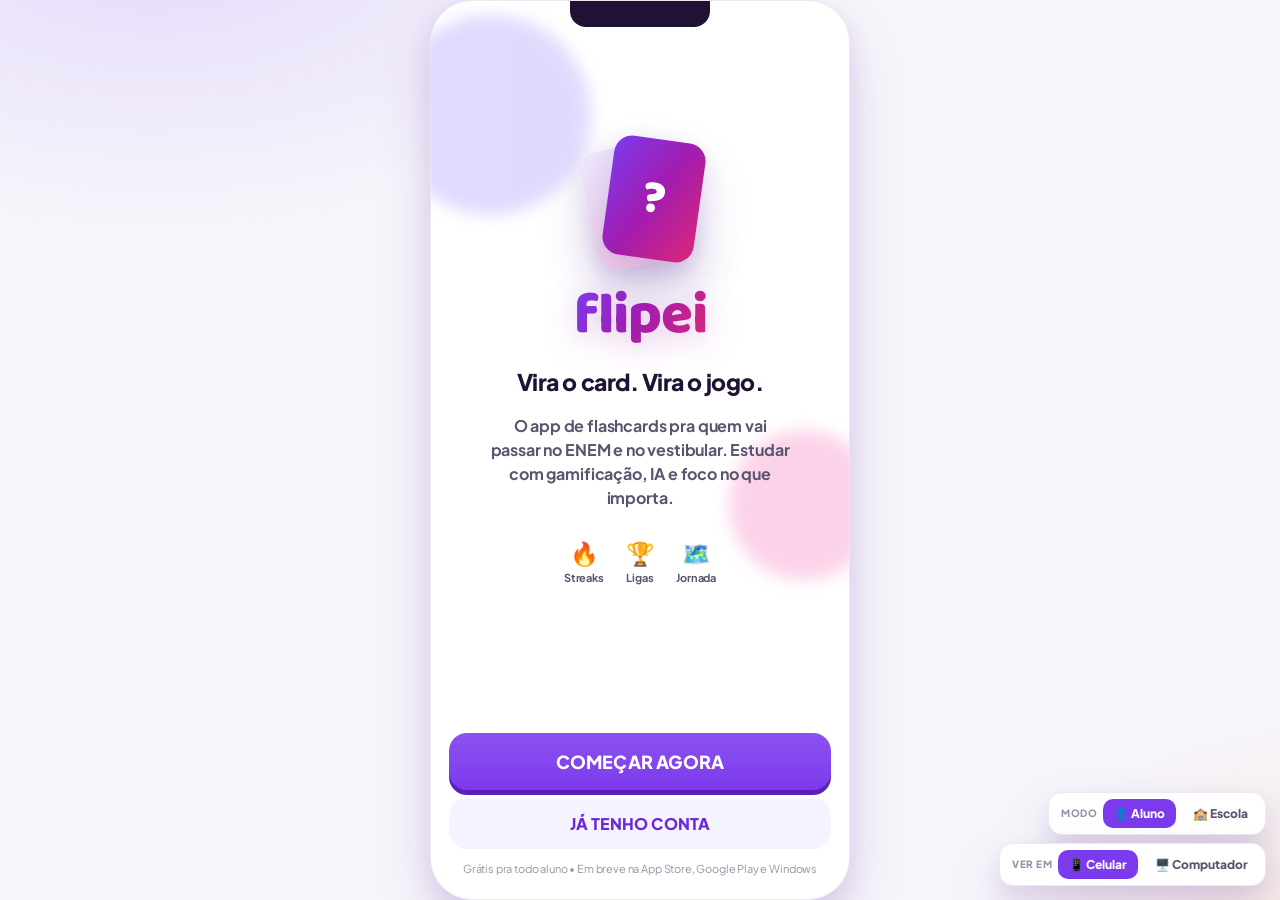
<file: index.html>
<!DOCTYPE html>
<html lang="pt-BR">
<head>
  <meta charset="UTF-8" />
  <meta name="viewport" content="width=device-width, initial-scale=1.0, maximum-scale=1.0, user-scalable=no" />
  <meta name="theme-color" content="#7C3AED" />
  <title>Flipei — Estudar virou jogo</title>
  <meta name="description" content="Flipei: flashcards + gamificação + IA para ENEM e vestibulares. Protótipo de experiência." />
  <link rel="preconnect" href="https://fonts.googleapis.com" />
  <link rel="preconnect" href="https://fonts.gstatic.com" crossorigin />
  <link href="https://fonts.googleapis.com/css2?family=Plus+Jakarta+Sans:ital,wght@0,400;0,500;0,600;0,700;0,800;1,600&family=Nunito:wght@400;600;700;800;900&family=Baloo+2:wght@500;600;700;800&display=swap" rel="stylesheet" />
  <link rel="stylesheet" href="assets/css/styles.css" />
</head>
<body>
  <!-- Confetti / FX canvas -->
  <canvas id="fx-canvas" aria-hidden="true"></canvas>

  <!-- App root -->
  <div id="app"></div>

  <!-- Toast layer -->
  <div id="toast-layer" aria-live="polite"></div>

  <script src="assets/js/data.js"></script>
  <script src="assets/js/ui.js"></script>
  <script src="assets/js/student.js"></script>
  <script src="assets/js/school.js"></script>
  <script src="assets/js/app.js"></script>
</body>
</html>
</file>
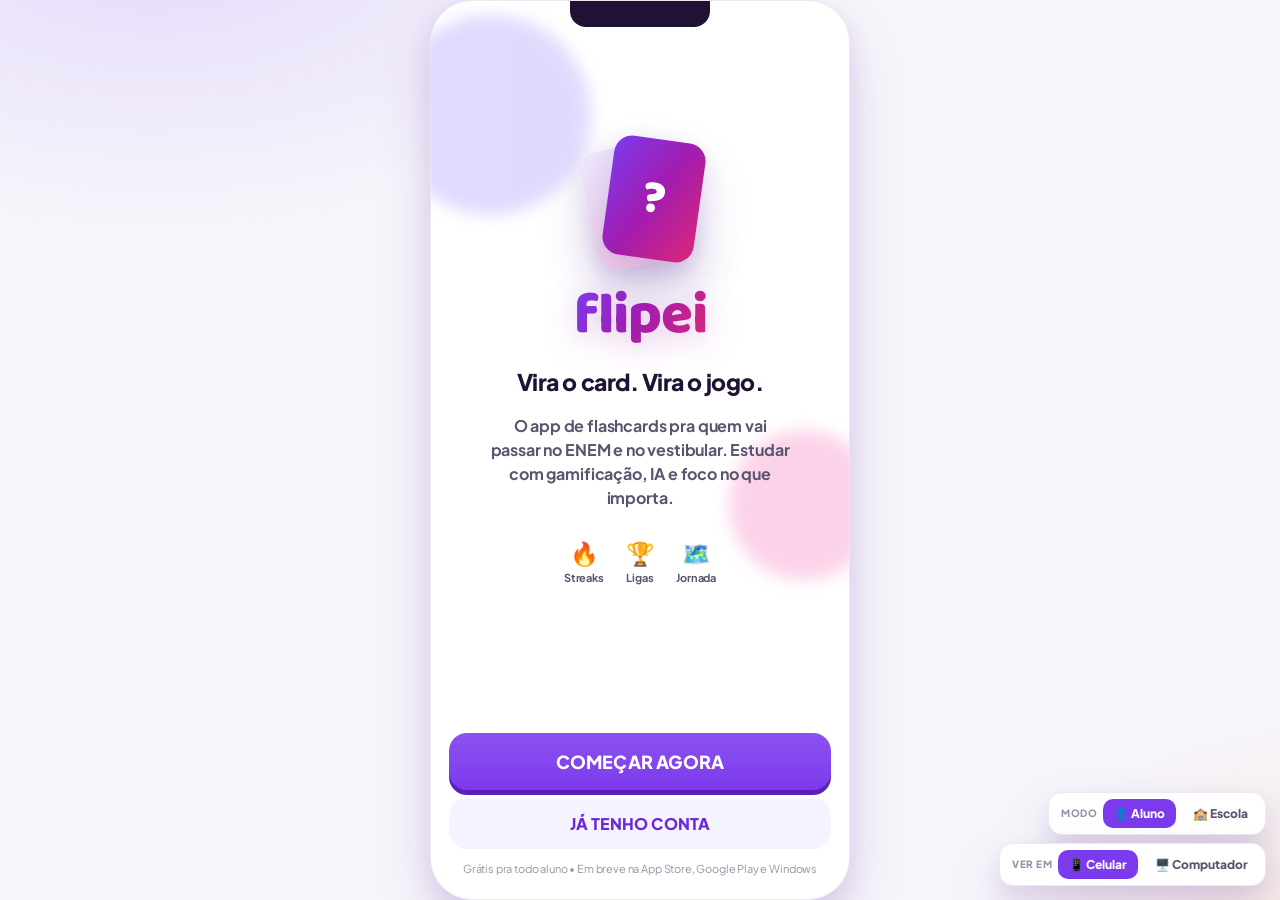
<file: flipei-prototipo.html>
<!DOCTYPE html>
<html lang="pt-BR">
<head>
  <meta charset="UTF-8" />
  <meta name="viewport" content="width=device-width, initial-scale=1.0, maximum-scale=1.0, user-scalable=no" />
  <meta name="theme-color" content="#7C3AED" />
  <title>Flipei — Estudar virou jogo</title>
  <meta name="description" content="Flipei: flashcards + gamificação + IA para ENEM e vestibulares. Protótipo de experiência." />
  <link rel="preconnect" href="https://fonts.googleapis.com" />
  <link rel="preconnect" href="https://fonts.gstatic.com" crossorigin />
  <link href="https://fonts.googleapis.com/css2?family=Plus+Jakarta+Sans:ital,wght@0,400;0,500;0,600;0,700;0,800;1,600&family=Nunito:wght@400;600;700;800;900&family=Baloo+2:wght@500;600;700;800&display=swap" rel="stylesheet" />
  <style>
/* =========================================================================
   FLIPEI — Design System
   Paleta: Roxo (principal) + Verde-limão (acerto) + Laranja (streak) + Amarelo (XP)
   Fonte de tipografia: Baloo 2 (display/divertida) + Nunito (texto)
   ========================================================================= */

:root {
  /* Brand */
  --roxo-900: #4C1D95;
  --roxo-700: #6D28D9;
  --roxo-600: #7C3AED;   /* principal */
  --roxo-500: #8B5CF6;
  --roxo-300: #C4B5FD;
  --roxo-100: #EDE9FE;
  --roxo-50:  #F5F3FF;

  --verde-600: #16A34A;
  --verde-500: #22C55E;  /* acerto / sucesso */
  --verde-300: #86EFAC;
  --verde-100: #DCFCE7;

  --laranja-500: #FB923C; /* streak */
  --laranja-600: #F97316;
  --laranja-100: #FFEDD5;

  --amarelo-400: #FACC15; /* XP / gems */
  --amarelo-300: #FDE047;
  --amarelo-100: #FEF9C3;

  --vermelho-500: #EF4444; /* erro / vidas */
  --vermelho-100: #FEE2E2;

  --azul-500: #3B82F6;
  --rosa-500: #EC4899;

  /* Neutros */
  --ink: #1F1235;        /* texto principal (roxo-quase-preto) */
  --ink-soft: #5B5470;
  --ink-faint: #9690A8;
  --line: #ECE9F2;
  --line-strong: #DCD7E8;
  --bg: #F7F5FB;
  --surface: #FFFFFF;
  --surface-2: #FBFAFE;

  /* Sombras (suaves, em camadas, com leve tinta roxa — feel premium 2026) */
  --sh-sm: 0 1px 2px rgba(76,29,149,.05), 0 2px 6px rgba(76,29,149,.05);
  --sh-md: 0 4px 10px rgba(76,29,149,.06), 0 12px 24px rgba(76,29,149,.07);
  --sh-lg: 0 10px 24px rgba(76,29,149,.10), 0 28px 56px rgba(76,29,149,.14);
  --sh-pop: 0 10px 0 rgba(0,0,0,.10); /* botões 3D */
  --ring: 0 0 0 3px rgba(124,58,237,.30); /* foco acessível */

  --r-sm: 12px;
  --r-md: 18px;
  --r-lg: 26px;
  --r-xl: 34px;

  --grad-brand: linear-gradient(120deg, #7C3AED 0%, #A21CAF 50%, #DB2777 100%);
  --grad-roxo: linear-gradient(135deg, #8B5CF6 0%, #6D28D9 100%);
  --grad-verde: linear-gradient(135deg, #4ADE80 0%, #16A34A 100%);
  --grad-streak: linear-gradient(135deg, #FDBA74 0%, #F97316 100%);
  --grad-xp: linear-gradient(135deg, #FDE047 0%, #F59E0B 100%);
  --grad-festa: linear-gradient(120deg,#8B5CF6,#EC4899,#FB923C,#FACC15);
}

/* ---------- Reset ---------- */
* { margin:0; padding:0; box-sizing:border-box; -webkit-tap-highlight-color: transparent; }
html, body { height:100%; }
body {
  font-family:'Plus Jakarta Sans','Nunito', system-ui, sans-serif;
  background: var(--bg);
  color: var(--ink);
  font-size:16px;
  line-height:1.5;
  letter-spacing:-0.01em;
  overflow:hidden;
  position:fixed;
  inset:0;
  -webkit-font-smoothing:antialiased;
  text-rendering:optimizeLegibility;
}
h1,h2,h3,h4,.display { font-family:'Baloo 2', 'Nunito', sans-serif; line-height:1.15; }
button { font-family:inherit; cursor:pointer; border:none; background:none; color:inherit; }
img { max-width:100%; display:block; }
::selection { background: var(--roxo-300); }

/* Scroll helpers */
.scroll { overflow-y:auto; -webkit-overflow-scrolling:touch; scrollbar-width:thin; scrollbar-color: var(--roxo-300) transparent; }
.scroll::-webkit-scrollbar{ width:8px; }
.scroll::-webkit-scrollbar-thumb{ background:var(--roxo-300); border-radius:8px; }

/* =========================================================================
   FX canvas + Toasts
   ========================================================================= */
#fx-canvas{ position:fixed; inset:0; pointer-events:none; z-index:9000; }
#toast-layer{ position:fixed; left:50%; top:18px; transform:translateX(-50%); z-index:9500; display:flex; flex-direction:column; gap:8px; align-items:center; pointer-events:none; width:min(440px,92vw); }
.toast{
  background:var(--ink); color:#fff; padding:11px 16px; border-radius:14px;
  font-weight:800; font-size:14px; box-shadow:var(--sh-lg);
  display:flex; gap:9px; align-items:center; animation:toastIn .35s cubic-bezier(.2,1.4,.4,1) both;
}
.toast.success{ background:var(--verde-600); }
.toast.warn{ background:var(--laranja-600); }
.toast.brand{ background:var(--roxo-700); }
@keyframes toastIn{ from{opacity:0; transform:translateY(-16px) scale(.9);} }

/* =========================================================================
   App shell — frame
   ========================================================================= */
#app{ width:100%; height:100%; }

/* Stage centers the phone on desktop; full bleed on mobile */
.stage{
  width:100%; height:100%;
  display:flex; align-items:center; justify-content:center;
  background:
    radial-gradient(900px 500px at 12% -8%, rgba(139,92,246,.18), transparent 60%),
    radial-gradient(700px 500px at 105% 110%, rgba(251,146,60,.16), transparent 55%),
    var(--bg);
}

/* Phone (student app) */
.phone{
  position:relative;
  width:420px; max-width:100%;
  height:min(900px, 100%);
  background:var(--surface);
  border-radius:42px;
  box-shadow: var(--sh-lg);
  overflow:hidden;
  display:flex; flex-direction:column;
  border:1px solid var(--line);
}
.phone-notch{
  position:absolute; top:0; left:50%; transform:translateX(-50%);
  width:140px; height:26px; background:var(--ink); border-radius:0 0 16px 16px; z-index:60;
}
.screen{ flex:1; display:flex; flex-direction:column; min-height:0; position:relative; }
.screen-body{ flex:1; min-height:0; position:relative; }

@media (max-width:520px){
  .stage{ background:var(--surface); }
  .phone{ width:100%; height:100%; border-radius:0; border:none; box-shadow:none; }
  .phone-notch{ display:none; }
}

/* =========================================================================
   Buttons
   ========================================================================= */
.btn{
  display:inline-flex; align-items:center; justify-content:center; gap:9px;
  font-weight:900; font-size:16px; letter-spacing:.2px;
  padding:15px 22px; border-radius:18px; user-select:none;
  transition:transform .08s ease, filter .15s ease, box-shadow .15s ease;
  position:relative; text-transform:uppercase;
}
.btn:active{ transform:translateY(3px); }
.btn-3d{ box-shadow:0 5px 0 rgba(0,0,0,.18); }
.btn-3d:active{ box-shadow:0 1px 0 rgba(0,0,0,.18); }
.btn-roxo{ background:var(--roxo-600); color:#fff; box-shadow:0 5px 0 #5B21B6; }
.btn-roxo:active{ box-shadow:0 1px 0 #5B21B6; }
.btn-verde{ background:var(--verde-500); color:#fff; box-shadow:0 5px 0 var(--verde-600); }
.btn-verde:active{ box-shadow:0 1px 0 var(--verde-600); }
.btn-amarelo{ background:var(--amarelo-400); color:#7A4F01; box-shadow:0 5px 0 #D69E00; }
.btn-ghost{ background:var(--roxo-50); color:var(--roxo-700); }
.btn-outline{ background:#fff; color:var(--roxo-700); border:2px solid var(--line-strong); box-shadow:0 4px 0 var(--line-strong); }
.btn-outline:active{ box-shadow:0 1px 0 var(--line-strong); }
.btn-block{ width:100%; }
.btn-lg{ font-size:18px; padding:17px 24px; }
.btn-sm{ font-size:13px; padding:9px 14px; border-radius:13px; }
.btn[disabled]{ opacity:.45; pointer-events:none; }

.icon-btn{ width:42px; height:42px; border-radius:14px; display:grid; place-items:center; font-size:20px; background:var(--roxo-50); color:var(--roxo-700); }

/* =========================================================================
   Generic UI
   ========================================================================= */
.card{ background:var(--surface); border:1px solid var(--line); border-radius:var(--r-md); box-shadow:var(--sh-sm); }
.pad{ padding:18px; }
.row{ display:flex; align-items:center; gap:12px; }
.col{ display:flex; flex-direction:column; }
.between{ justify-content:space-between; }
.center{ align-items:center; justify-content:center; }
.wrap{ flex-wrap:wrap; }
.grow{ flex:1; }
.gap6{ gap:6px;} .gap8{gap:8px;} .gap10{gap:10px;} .gap12{gap:12px;} .gap16{gap:16px;} .gap20{gap:20px;}
.mt4{margin-top:4px;} .mt8{margin-top:8px;} .mt12{margin-top:12px;} .mt16{margin-top:16px;} .mt20{margin-top:20px;} .mt24{margin-top:24px;}
.muted{ color:var(--ink-soft); } .faint{ color:var(--ink-faint); }
.tcenter{ text-align:center; }
.h1{ font-size:30px; font-weight:800; }
.h2{ font-size:23px; font-weight:800; }
.h3{ font-size:19px; font-weight:800; }
.eyebrow{ font-weight:900; text-transform:uppercase; letter-spacing:1.4px; font-size:12px; color:var(--roxo-600); }
.small{ font-size:13px; } .tiny{ font-size:11px; }
.b{ font-weight:800; } .b9{ font-weight:900; }

.pill{ display:inline-flex; align-items:center; gap:6px; padding:6px 12px; border-radius:999px; font-weight:800; font-size:13px; background:var(--roxo-50); color:var(--roxo-700); }
.pill.gray{ background:#F1EFF6; color:var(--ink-soft); }
.pill.green{ background:var(--verde-100); color:var(--verde-600); }
.pill.orange{ background:var(--laranja-100); color:var(--laranja-600); }
.pill.outline{ background:#fff; border:1.5px solid var(--line-strong); color:var(--ink-soft); }

.tag-stat{ display:inline-flex; align-items:center; gap:6px; font-weight:900; font-size:15px; padding:7px 12px; border-radius:14px; }
.tag-streak{ background:var(--laranja-100); color:var(--laranja-600); }
.tag-xp{ background:var(--amarelo-100); color:#B45309; }
.tag-gem{ background:#E0F2FE; color:#0369A1; }
.tag-life{ background:var(--vermelho-100); color:var(--vermelho-500); }

/* Progress */
.bar{ height:14px; background:var(--line); border-radius:999px; overflow:hidden; }
.bar > span{ display:block; height:100%; border-radius:999px; background:var(--grad-verde); transition:width .5s cubic-bezier(.2,1,.3,1); }
.bar.xp > span{ background:var(--grad-xp); }
.bar.roxo > span{ background:var(--grad-roxo); }
.bar.thin{ height:9px; }

/* Avatar */
.avatar{ width:46px; height:46px; border-radius:50%; display:grid; place-items:center; font-weight:900; color:#fff; font-size:18px; flex:none; }

/* Topbar (student) */
.topbar{ display:flex; align-items:center; justify-content:space-between; padding:16px 18px 10px; gap:10px; }
.topbar .brand-mini{ display:flex; align-items:center; gap:9px; font-family:'Baloo 2'; font-weight:800; font-size:20px; color:var(--roxo-700); }

/* Bottom nav */
.tabbar{
  display:flex; align-items:stretch; justify-content:space-around;
  background:#fff; border-top:1px solid var(--line); padding:8px 6px calc(8px + env(safe-area-inset-bottom));
}
.tab{ flex:1; display:flex; flex-direction:column; align-items:center; gap:3px; padding:7px 4px; border-radius:14px; color:var(--ink-faint); font-weight:800; font-size:11px; transition:.15s; }
.tab .ic{ font-size:23px; line-height:1; transition:transform .15s; }
.tab.active{ color:var(--roxo-700); background:var(--roxo-50); }
.tab.active .ic{ transform:translateY(-1px) scale(1.12); }

/* =========================================================================
   Logo — wordmark "flipei" minúsculo com gradiente roxo→magenta
   ========================================================================= */
.logo-word{
  font-family:'Baloo 2','Nunito',sans-serif; font-weight:800; letter-spacing:-1px; line-height:1;
  background:var(--grad-brand); -webkit-background-clip:text; background-clip:text;
  -webkit-text-fill-color:transparent; color:transparent; display:inline-block;
}
.logo-word.light{ background:linear-gradient(120deg,#C4B5FD,#F0ABFC,#F9A8D4); -webkit-background-clip:text; background-clip:text; }
.logo-hero{ display:flex; align-items:center; justify-content:center; }
.logo-hero .logo-word{ filter:drop-shadow(0 8px 16px rgba(168,28,175,.25)); }

/* splash flip illustration (CSS puro) */
.flip-illo{ position:relative; width:120px; height:130px; margin-bottom:4px; }
.flip-illo .fi-card{ position:absolute; width:92px; height:120px; border-radius:18px; box-shadow:var(--sh-lg); }
.flip-illo .fi-back{ left:8px; top:6px; background:linear-gradient(160deg,#EDE9FE,#FBCFE8); transform:rotate(-12deg); }
.flip-illo .fi-front{ right:0; top:0; background:var(--grad-brand); transform:rotate(8deg); display:grid; place-items:center; animation:bob 2.4s ease-in-out infinite; }
.flip-illo .fi-front span{ font-family:'Baloo 2'; font-weight:800; font-size:46px; color:#fff; }
.splash-hero{ gap:14px; }

/* =========================================================================
   Onboarding / Role select
   ========================================================================= */
.onb{ height:100%; display:flex; flex-direction:column; }
.onb .hero{ flex:1; display:flex; flex-direction:column; align-items:center; justify-content:center; text-align:center; gap:18px; padding:30px; position:relative; overflow:hidden; }
.onb .blob{ position:absolute; border-radius:50%; filter:blur(8px); opacity:.5; }

.choice{
  width:100%; text-align:left; background:#fff; border:2px solid var(--line); border-radius:20px; padding:16px;
  display:flex; gap:14px; align-items:center; transition:.15s; box-shadow:0 4px 0 var(--line);
}
.choice:active{ transform:translateY(3px); box-shadow:0 1px 0 var(--line); }
.choice.sel{ border-color:var(--roxo-500); background:var(--roxo-50); box-shadow:0 4px 0 var(--roxo-300); }
.choice .emoji{ width:50px; height:50px; border-radius:14px; background:var(--roxo-50); display:grid; place-items:center; font-size:26px; flex:none; }
.choice.sel .emoji{ background:#fff; }

.dots{ display:flex; gap:7px; justify-content:center; }
.dots i{ width:8px; height:8px; border-radius:50%; background:var(--line-strong); display:block; transition:.2s; }
.dots i.on{ width:24px; border-radius:5px; background:var(--roxo-500); }

/* =========================================================================
   Learning path (trilha)
   ========================================================================= */
.path{ display:flex; flex-direction:column; align-items:center; gap:6px; padding:14px 0 30px; }
.node{ position:relative; display:flex; flex-direction:column; align-items:center; }
.node .bubble{
  width:74px; height:74px; border-radius:50%; display:grid; place-items:center; font-size:30px; color:#fff;
  box-shadow:0 7px 0 rgba(0,0,0,.16); transition:transform .1s; position:relative;
}
.node .bubble:active{ transform:translateY(4px); box-shadow:0 3px 0 rgba(0,0,0,.16); }
.node.done .bubble{ background:var(--grad-verde); box-shadow:0 7px 0 var(--verde-600); }
.node.current .bubble{ background:var(--grad-roxo); box-shadow:0 7px 0 #5B21B6; animation:bob 1.8s ease-in-out infinite; }
.node.locked .bubble{ background:#D9D4E6; box-shadow:0 7px 0 #C3BCD6; color:#fff; }
.node .label{ font-weight:900; font-size:13px; margin-top:8px; color:var(--ink-soft); max-width:150px; text-align:center; }
.node .crown{ position:absolute; top:-14px; font-size:20px; }
.start-here{ position:absolute; top:-44px; background:#fff; border:2px solid var(--roxo-200,#DDD6FE); color:var(--roxo-700); font-weight:900; font-size:12px; padding:6px 12px; border-radius:12px; box-shadow:var(--sh-md); white-space:nowrap; }
.start-here::after{ content:""; position:absolute; bottom:-7px; left:50%; transform:translateX(-50%) rotate(45deg); width:12px; height:12px; background:#fff; border-right:2px solid #DDD6FE; border-bottom:2px solid #DDD6FE; }
@keyframes bob{ 0%,100%{ transform:translateY(0);} 50%{ transform:translateY(-6px);} }

.unit-banner{ background:var(--grad-roxo); color:#fff; border-radius:20px; padding:16px 18px; display:flex; justify-content:space-between; align-items:center; box-shadow:var(--sh-md); }

/* =========================================================================
   Flashcard game
   ========================================================================= */
.game{ height:100%; display:flex; flex-direction:column; background:var(--surface-2); }
.game-top{ display:flex; align-items:center; gap:12px; padding:14px 16px; }
.game-top .bar{ flex:1; }
.combo{ position:absolute; right:16px; top:54px; font-family:'Baloo 2'; font-weight:800; color:var(--laranja-600); font-size:15px; opacity:0; transition:.2s; }
.combo.show{ opacity:1; animation:pop .4s; }
@keyframes pop{ from{ transform:scale(.6);} to{ transform:scale(1);} }

.card-area{ flex:1; display:flex; align-items:center; justify-content:center; padding:10px 20px; min-height:0; perspective:1600px; }
.flashcard{ width:100%; max-width:340px; aspect-ratio:3/4; position:relative; transform-style:preserve-3d; transition:transform .6s cubic-bezier(.2,.8,.2,1); cursor:pointer; }
.flashcard.flipped{ transform:rotateY(180deg); }
.face{
  position:absolute; inset:0; border-radius:26px; backface-visibility:hidden;
  display:flex; flex-direction:column; padding:24px; box-shadow:var(--sh-lg); border:1px solid var(--line);
}
.face.front{ background:#fff; }
.face.back{ background:linear-gradient(160deg,#fff, var(--roxo-50)); transform:rotateY(180deg); }
.face .subject-tag{ align-self:flex-start; }
.face .q{ flex:1; display:flex; align-items:center; justify-content:center; text-align:center; font-family:'Baloo 2'; font-weight:600; font-size:22px; color:var(--ink); }
.face .a-label{ font-weight:900; text-transform:uppercase; letter-spacing:1px; font-size:12px; color:var(--roxo-600); }
.face .hint{ text-align:center; color:var(--ink-faint); font-weight:800; font-size:13px; }
.flip-hint{ position:absolute; bottom:14px; left:0; right:0; text-align:center; color:var(--ink-faint); font-weight:800; font-size:12px; }

.rate-grid{ display:grid; grid-template-columns:repeat(4,1fr); gap:8px; padding:14px 16px calc(16px + env(safe-area-inset-bottom)); }
.rate{ display:flex; flex-direction:column; align-items:center; gap:3px; padding:11px 4px; border-radius:16px; font-weight:900; font-size:12px; color:#fff; box-shadow:0 4px 0 rgba(0,0,0,.16); transition:transform .08s; }
.rate:active{ transform:translateY(3px); box-shadow:0 1px 0 rgba(0,0,0,.16); }
.rate .ic{ font-size:20px; }
.rate.err{ background:var(--vermelho-500); box-shadow:0 4px 0 #B91C1C; }
.rate.hard{ background:var(--laranja-500); box-shadow:0 4px 0 var(--laranja-600); }
.rate.good{ background:var(--verde-500); box-shadow:0 4px 0 var(--verde-600); }
.rate.easy{ background:var(--azul-500); box-shadow:0 4px 0 #2563EB; }
.rate .when{ font-size:10px; opacity:.85; font-weight:800; }

.reveal-hint{ padding:14px 16px calc(16px + env(safe-area-inset-bottom)); }

/* floating +XP */
.xp-float{ position:absolute; font-family:'Baloo 2'; font-weight:800; color:var(--amarelo-400); font-size:24px; text-shadow:0 2px 0 #B45309; pointer-events:none; animation:xpUp 1s ease-out forwards; z-index:50; }
@keyframes xpUp{ 0%{opacity:0; transform:translateY(10px) scale(.6);} 25%{opacity:1;} 100%{opacity:0; transform:translateY(-60px) scale(1.1);} }

/* Session complete */
.complete{ height:100%; display:flex; flex-direction:column; align-items:center; justify-content:center; text-align:center; gap:8px; padding:30px; position:relative; }
.trophy{ font-size:84px; animation:bob 2s ease-in-out infinite; filter:drop-shadow(0 12px 18px rgba(124,58,237,.35)); }
.stat-cards{ display:grid; grid-template-columns:1fr 1fr; gap:12px; width:100%; }
.stat-tile{ border-radius:18px; padding:14px; text-align:left; color:#fff; }
.stat-tile .v{ font-family:'Baloo 2'; font-weight:800; font-size:26px; }
.stat-tile .k{ font-weight:800; font-size:12px; opacity:.92; text-transform:uppercase; letter-spacing:.5px; }

/* =========================================================================
   Ranking / Ligas
   ========================================================================= */
.league-head{ background:var(--grad-roxo); color:#fff; padding:22px 18px; text-align:center; }
.seg{ display:flex; gap:6px; background:#F1EFF6; padding:5px; border-radius:14px; }
.seg button{ flex:1; padding:9px; border-radius:10px; font-weight:900; font-size:13px; color:var(--ink-soft); }
.seg button.on{ background:#fff; color:var(--roxo-700); box-shadow:var(--sh-sm); }

.rank-row{ display:flex; align-items:center; gap:12px; padding:12px 14px; border-radius:16px; background:#fff; border:1px solid var(--line); }
.rank-row.me{ border-color:var(--roxo-400,#A78BFA); background:var(--roxo-50); box-shadow:0 4px 0 var(--roxo-300); }
.rank-pos{ width:30px; text-align:center; font-family:'Baloo 2'; font-weight:800; font-size:18px; color:var(--ink-faint); }
.rank-row.top1 .rank-pos{ color:#EAB308; } .rank-row.top2 .rank-pos{ color:#94A3B8; } .rank-row.top3 .rank-pos{ color:#B45309; }
.promo-line{ display:flex; align-items:center; gap:10px; color:var(--verde-600); font-weight:900; font-size:12px; text-transform:uppercase; letter-spacing:.5px; }
.promo-line::before,.promo-line::after{ content:""; flex:1; height:2px; background:var(--verde-300); border-radius:2px; }

/* =========================================================================
   Profile / stats
   ========================================================================= */
.kpi{ background:#fff; border:1px solid var(--line); border-radius:18px; padding:14px; }
.kpi .v{ font-family:'Baloo 2'; font-weight:800; font-size:26px; }
.kpi .k{ color:var(--ink-soft); font-weight:800; font-size:12px; }

.subj-row{ display:flex; align-items:center; gap:12px; }
.subj-ic{ width:40px; height:40px; border-radius:12px; display:grid; place-items:center; font-size:20px; flex:none; }

.ach{ display:flex; gap:12px; align-items:center; padding:12px; border-radius:16px; border:1px solid var(--line); background:#fff; }
.ach .medal{ width:48px; height:48px; border-radius:14px; display:grid; place-items:center; font-size:24px; flex:none; }
.ach.locked{ opacity:.5; filter:grayscale(.6); }

.cal{ display:grid; grid-template-columns:repeat(7,1fr); gap:6px; }
.cal .d{ aspect-ratio:1; border-radius:8px; background:var(--line); display:grid; place-items:center; font-size:11px; font-weight:800; color:var(--ink-faint); }
.cal .d.l1{ background:var(--verde-100); color:var(--verde-600);} .cal .d.l2{ background:var(--verde-300); color:#14532d;} .cal .d.l3{ background:var(--verde-500); color:#fff;} .cal .d.l4{ background:var(--verde-600); color:#fff;}

/* Personalização */
.opt-chip{ padding:10px 14px; border-radius:14px; border:2px solid var(--line); background:#fff; font-weight:800; font-size:14px; color:var(--ink-soft); transition:.12s; }
.opt-chip.on{ border-color:var(--roxo-500); background:var(--roxo-50); color:var(--roxo-700); }
.uni-card{ display:flex; align-items:center; gap:14px; padding:14px; border-radius:18px; border:2px solid var(--line); background:#fff; }
.uni-card.on{ border-color:var(--roxo-500); background:var(--roxo-50); box-shadow:0 4px 0 var(--roxo-300); }
.uni-logo{ width:48px; height:48px; border-radius:12px; display:grid; place-items:center; font-family:'Baloo 2'; font-weight:800; color:#fff; font-size:16px; flex:none; }

.ai-card{ background:linear-gradient(135deg,#312E81,#6D28D9); color:#fff; border-radius:20px; padding:18px; position:relative; overflow:hidden; }
.ai-card .spark{ position:absolute; right:-10px; top:-10px; font-size:90px; opacity:.18; }

/* =========================================================================
   SCHOOL PORTAL (desktop / professional)
   ========================================================================= */
.portal{ display:flex; height:100%; width:100%; background:#F4F6FB; }
.side{
  width:248px; flex:none; background:#1A1130; color:#CFC8E6; display:flex; flex-direction:column; padding:18px 14px;
}
.side .logo .word{ color:#fff; } .side .logo .word b{ color:var(--roxo-300); }
.side .nav{ margin-top:18px; display:flex; flex-direction:column; gap:4px; }
.side .nav a{ display:flex; align-items:center; gap:11px; padding:11px 13px; border-radius:12px; font-weight:800; font-size:14px; color:#B8AFD6; cursor:pointer; transition:.12s; }
.side .nav a:hover{ background:rgba(255,255,255,.06); color:#fff; }
.side .nav a.on{ background:var(--roxo-600); color:#fff; box-shadow:0 6px 16px rgba(124,58,237,.4); }
.side .nav a .ic{ font-size:18px; width:22px; text-align:center; }
.side .school-chip{ margin-top:auto; background:rgba(255,255,255,.06); border-radius:14px; padding:12px; display:flex; gap:10px; align-items:center; }

.portal-main{ flex:1; min-width:0; display:flex; flex-direction:column; }
.portal-top{ height:64px; flex:none; background:#fff; border-bottom:1px solid #E7E9F2; display:flex; align-items:center; justify-content:space-between; padding:0 24px; }
.portal-body{ flex:1; overflow-y:auto; padding:24px; }
.portal-body .maxw{ max-width:1180px; margin:0 auto; }

.grid-kpi{ display:grid; grid-template-columns:repeat(4,1fr); gap:16px; }
.pcard{ background:#fff; border:1px solid #E7E9F2; border-radius:18px; padding:18px; }
.pcard .v{ font-family:'Baloo 2'; font-weight:800; font-size:30px; color:var(--ink); }
.pcard .k{ color:#6B7280; font-weight:800; font-size:13px; }
.pcard .delta{ font-weight:900; font-size:12px; padding:3px 8px; border-radius:8px; }
.delta.up{ background:var(--verde-100); color:var(--verde-600);} .delta.down{ background:var(--vermelho-100); color:var(--vermelho-500); }

.grid-2{ display:grid; grid-template-columns:1.6fr 1fr; gap:16px; }
.grid-2b{ display:grid; grid-template-columns:1fr 1fr; gap:16px; }

table.tbl{ width:100%; border-collapse:collapse; font-size:14px; }
table.tbl th{ text-align:left; font-weight:900; color:#6B7280; font-size:12px; text-transform:uppercase; letter-spacing:.4px; padding:10px 12px; border-bottom:2px solid #EEF0F6; }
table.tbl td{ padding:12px; border-bottom:1px solid #F1F3F9; }
table.tbl tr:hover td{ background:#FAFBFE; cursor:pointer; }
.dot{ width:9px; height:9px; border-radius:50%; display:inline-block; }
.dot.g{ background:var(--verde-500);} .dot.y{ background:var(--amarelo-400);} .dot.r{ background:var(--vermelho-500);} .dot.o{background:var(--laranja-500);}

.heat{ display:inline-block; padding:5px 9px; border-radius:8px; font-weight:900; font-size:12px; }

/* SVG charts */
.chart{ width:100%; }
.legend{ display:flex; gap:16px; flex-wrap:wrap; }
.legend span{ display:flex; align-items:center; gap:6px; font-weight:800; font-size:12px; color:#6B7280; }
.legend i{ width:12px; height:12px; border-radius:4px; display:block; }

/* Insight / suggestion box */
.insight{ border-left:4px solid var(--roxo-500); background:var(--roxo-50); border-radius:0 14px 14px 0; padding:14px 16px; }

/* floating view controls (demo): modo Aluno/Escola + Celular/Computador */
.view-controls{ position:fixed; right:14px; bottom:14px; z-index:8000; display:flex; flex-direction:column; gap:8px; align-items:flex-end; }
.vc-group{ display:flex; align-items:center; gap:6px; background:#fff; padding:6px; border-radius:14px; box-shadow:var(--sh-lg); border:1px solid var(--line); }
.vc-group .vc-lbl{ font-size:10px; font-weight:900; text-transform:uppercase; letter-spacing:.5px; color:var(--ink-faint); padding-left:6px; }
.vc-group button{ padding:7px 11px; border-radius:10px; font-weight:900; font-size:12px; color:var(--ink-soft); white-space:nowrap; }
.vc-group button.on{ background:var(--roxo-600); color:#fff; }
@media (max-width:560px){ .view-controls{ bottom:auto; top:8px; right:8px; transform:scale(.88); transform-origin:top right; } }

/* text inputs (onboarding / forms) */
.onb-input{ width:100%; border:2px solid var(--line-strong); border-radius:14px; padding:13px 15px; font-family:inherit; font-weight:700; font-size:15px; color:var(--ink); margin-top:4px; background:#fff; transition:border-color .15s; }
.onb-input:focus{ outline:none; border-color:var(--roxo-500); }
.onb-input::placeholder{ color:var(--ink-faint); font-weight:600; }
select.onb-input{ appearance:none; cursor:pointer; }
.onb-input-wrap{ margin-top:14px; }

/* =========================================================================
   DESKTOP web shell (app do aluno em "Computador")
   ========================================================================= */
.webcard{ width:min(460px,94vw); max-height:94vh; background:var(--surface); border-radius:28px; box-shadow:var(--sh-lg); overflow:hidden; display:flex; flex-direction:column; border:1px solid var(--line); }
.webcard .onb{ height:auto; }

.webwrap{ display:flex; height:100%; width:100%; background:var(--bg); }
.webside{
  width:248px; flex:none; background:#fff; border-right:1px solid var(--line);
  display:flex; flex-direction:column; padding:18px 12px; gap:4px;
}
.webnavlist{ display:flex; flex-direction:column; gap:4px; margin-top:6px; padding:0 4px; }
.webnav{ display:flex; align-items:center; gap:12px; padding:12px 14px; border-radius:14px; font-weight:800; font-size:15px; color:var(--ink-soft); }
.webnav .ic{ font-size:20px; }
.webnav:hover{ background:var(--roxo-50); color:var(--roxo-700); }
.webnav.on{ background:var(--roxo-50); color:var(--roxo-700); box-shadow:inset 0 0 0 2px var(--roxo-300); }
.webuser{ margin-top:auto; display:flex; gap:10px; align-items:center; padding:10px 12px; border-radius:14px; background:var(--surface-2); border:1px solid var(--line); }
.webmain{ flex:1; min-width:0; display:flex; justify-content:center; }
.webcol{ width:100%; max-width:560px; padding:18px 0 60px; }
.webcol .topbar{ padding-top:8px; }

@media (max-width:900px){
  .webside{ width:72px; padding:14px 8px; }
  .webside .logo-word, .webnav span:not(.ic), .webuser .col, .webside .btn span, .webside .btn{ }
  .webside > div:first-child{ display:flex; justify-content:center; }
  .webnav{ justify-content:center; } .webnav span:not(.ic){ display:none; }
  .webuser .col{ display:none; }
}

/* school responsive: collapse sidebar */
@media (max-width:860px){
  .side{ width:64px; padding:14px 8px; }
  .side .logo .word, .side .nav a span.t, .side .school-chip .col{ display:none; }
  .side .nav a{ justify-content:center; }
  .grid-kpi{ grid-template-columns:1fr 1fr; }
  .grid-2,.grid-2b{ grid-template-columns:1fr; }
}

/* fade transitions between screens */
.fade-in{ animation:fadeIn .28s ease both; }
@keyframes fadeIn{ from{ opacity:0; transform:translateY(8px);} }
.slide-in{ animation:slideIn .3s cubic-bezier(.2,.8,.2,1) both; }
@keyframes slideIn{ from{ opacity:0; transform:translateX(24px);} }

/* =========================================================================
   DECKS (catálogo / meus decks)
   ========================================================================= */
.cat-mat{ border-top:1px solid var(--line); padding-top:12px; }
.cat-sub{ padding-left:6px; }
.deck-row{ display:flex; align-items:center; gap:10px; padding:10px 11px; border:1px solid var(--line); border-radius:13px; margin-bottom:6px; background:#fff; }

/* =========================================================================
   JORNADA — mapa de fases (gamificação)
   ========================================================================= */
.tier-badge{ width:48px; height:48px; border-radius:14px; display:grid; place-items:center; font-size:26px; flex:none; }

.jornada-head{ color:#fff; padding:22px 18px; text-align:center; }
.jornada-head .h2{ color:#fff; }

.tier-track{ display:flex; align-items:flex-start; justify-content:space-between; gap:4px; }
.tier-step{ flex:1; display:flex; flex-direction:column; align-items:center; gap:5px; position:relative; }
.tier-step::before{ content:""; position:absolute; top:19px; left:-50%; width:100%; height:3px; background:var(--line-strong); z-index:0; }
.tier-step:first-child::before{ display:none; }
.tier-step.past::before, .tier-step.now::before{ background:var(--roxo-400,#A78BFA); }
.tier-dot{ width:40px; height:40px; border-radius:50%; display:grid; place-items:center; font-size:19px; background:var(--line); position:relative; z-index:1; box-shadow:0 2px 0 rgba(0,0,0,.08); }
.tier-step.now .tier-dot{ transform:scale(1.18); box-shadow:0 0 0 4px var(--roxo-100); }

/* winding path */
.jpath{ display:flex; flex-direction:column; align-items:center; gap:4px; padding:18px 0 6px; position:relative; }
.jnode{ display:flex; flex-direction:column; align-items:center; position:relative; padding:6px 0; }
.jbubble{ width:66px; height:66px; border-radius:50%; display:grid; place-items:center; font-family:'Baloo 2'; font-weight:800; font-size:26px; color:#fff; box-shadow:0 6px 0 rgba(0,0,0,.14); }
.jlabel{ font-weight:800; font-size:12px; color:var(--ink-soft); margin-top:6px; text-align:center; max-width:150px; }
.jnode.done .jbubble{ background:var(--grad-verde); box-shadow:0 6px 0 var(--verde-600); }
.jnode.current .jbubble{ background:var(--grad-brand); box-shadow:0 6px 0 #5B21B6; animation:bob 1.8s ease-in-out infinite; transform:scale(1.12); }
.jnode.next .jbubble{ background:var(--grad-xp); box-shadow:0 6px 0 #B45309; }
.jnode.future .jbubble{ background:#D9D4E6; color:#fff; box-shadow:0 6px 0 #C3BCD6; }
.jnode.chest .jbubble{ font-size:30px; }
.jnode.tier .jbubble{ font-size:28px; }
.jflag{ position:absolute; top:-30px; background:#fff; border:2px solid var(--roxo-300); color:var(--roxo-700); font-weight:900; font-size:11px; padding:3px 9px 3px 3px; border-radius:999px; box-shadow:var(--sh-md); white-space:nowrap; z-index:3; display:flex; align-items:center; gap:5px; }

/* =========================================================================
   PRÊMIOS — avatar, loja, coleção
   ========================================================================= */
.av{ border-radius:50%; display:inline-grid; place-items:center; flex:none; line-height:1; vertical-align:middle; }
.prize{ display:flex; align-items:center; gap:12px; padding:10px 12px; border:1px solid var(--line); border-radius:14px; background:#fff; }
.prize-vis{ width:46px; flex:none; display:grid; place-items:center; }
.prize-ring{ width:40px; height:40px; border-radius:50%; background:#EDE9FE; display:inline-block; }
.prize-dot{ width:38px; height:38px; border-radius:50%; display:inline-block; box-shadow:inset 0 0 0 2px rgba(0,0,0,.08); }
.prize-theme{ width:46px; height:34px; border-radius:9px; display:inline-block; box-shadow:var(--sh-sm); }
.coll-grid{ display:grid; grid-template-columns:repeat(4,1fr); gap:8px; }
.coll-item{ display:flex; flex-direction:column; align-items:center; gap:5px; padding:11px 6px; border:2px solid var(--line); border-radius:14px; background:#fff; text-align:center; }
.coll-item.locked{ filter:grayscale(.75); opacity:.5; }

/* tab bar com 6 itens */
.tabbar .tab{ padding:7px 1px; font-size:10px; }
.tabbar .tab .ic{ font-size:21px; }

/* =========================================================================
   TEMAS COSMÉTICOS (mudam o acento da interface)
   ========================================================================= */
[data-theme="ocean"]{
  --roxo-600:#0EA5E9; --roxo-700:#0369A1; --roxo-500:#38BDF8; --roxo-300:#7DD3FC; --roxo-100:#CFFAFE; --roxo-50:#ECFEFF;
  --grad-brand:linear-gradient(120deg,#0EA5E9,#06B6D4,#14B8A6); --grad-roxo:linear-gradient(135deg,#38BDF8,#0369A1);
}
[data-theme="sunset"]{
  --roxo-600:#F97316; --roxo-700:#C2410C; --roxo-500:#FB923C; --roxo-300:#FDBA74; --roxo-100:#FFEDD5; --roxo-50:#FFF7ED;
  --grad-brand:linear-gradient(120deg,#FB923C,#EC4899,#F43F5E); --grad-roxo:linear-gradient(135deg,#FDBA74,#EA580C);
}
[data-theme="neon"]{
  --roxo-600:#C026D3; --roxo-700:#A21CAF; --roxo-500:#E879F9; --roxo-300:#F0ABFC; --roxo-100:#F5D0FE; --roxo-50:#FAF5FF;
  --grad-brand:linear-gradient(120deg,#22D3EE,#A855F7,#EC4899); --grad-roxo:linear-gradient(135deg,#22D3EE,#7C3AED);
}

/* misc */
.divider{ height:1px; background:var(--line); }
.hr-pad{ padding:0 18px; }
.section{ padding:6px 18px 18px; }
.empty-space{ height:14px; }
a.link{ color:var(--roxo-600); font-weight:800; cursor:pointer; }
.center-abs{ position:absolute; inset:0; display:grid; place-items:center; }
.shimmer{ background:linear-gradient(90deg,#eee,#f7f7f7,#eee); background-size:200% 100%; animation:shim 1.2s infinite; }
@keyframes shim{ to{ background-position:-200% 0; } }

/* =========================================================================
   PORTAL DA ESCOLA — refino profissional/corporativo
   ========================================================================= */
.portal{ background:#F1F3F8; }
.side{ background:#170E2B; }
.side-sub{ font-size:10px; font-weight:900; letter-spacing:1.5px; text-transform:uppercase; color:#7E73A8; padding:6px 10px 10px; }
.side .nav a{ font-size:13.5px; border-radius:9px; padding:10px 12px; color:#A89FC8; }
.side .nav a .ic{ font-size:15px; width:20px; }
.side .nav a.on{ background:#7C3AED; box-shadow:none; color:#fff; }
.sc-logo{ width:38px; height:38px; border-radius:9px; background:#6D28D9; color:#fff; display:grid; place-items:center; font-weight:900; font-size:14px; flex:none; }
.school-chip{ background:rgba(255,255,255,.05); border-radius:11px; }

.portal-top{ height:68px; padding:0 26px; }
.ptop-title{ font-family:'Baloo 2'; font-weight:800; font-size:20px; color:var(--ink); }
.ptop-sub{ font-size:12px; font-weight:700; color:#8A8AA0; }
.ptop-user{ display:flex; align-items:center; gap:9px; padding-left:14px; border-left:1px solid #E7E9F2; }

.filterbar{ display:flex; align-items:center; gap:10px; }
.seg-pro{ background:#EEF0F6; padding:3px; border-radius:9px; }
.seg-pro button{ padding:7px 12px; font-size:12px; border-radius:7px; font-weight:800; color:#6B7280; }
.seg-pro button.on{ background:#fff; color:var(--roxo-700); box-shadow:var(--sh-sm); }
.pro-select,.pro-input{ border:1px solid #DDE1EA; border-radius:9px; padding:8px 12px; font-family:inherit; font-weight:700; font-size:13px; color:var(--ink); background:#fff; }
.btn-pro{ border:1px solid #DDE1EA; background:#fff; border-radius:9px; padding:8px 13px; font-weight:800; font-size:13px; color:#475569; transition:.12s; }
.btn-pro:hover{ background:#F8FAFC; border-color:#C7CDDA; }
.btn-pro.ghost{ border-color:transparent; color:#8A8AA0; }

.pcard{ border-radius:14px; border-color:#E7E9F2; }
.pcard-accent{ border-top:3px solid #2563EB; }
.psec{ margin-bottom:8px; }
.psec-t{ font-family:'Baloo 2'; font-weight:800; font-size:16px; color:var(--ink); }
.psec-s{ font-size:12px; font-weight:700; color:#8A8AA0; }

.kpi-pro{ padding:16px; }
.kpi-label{ font-size:12px; font-weight:800; color:#8A8AA0; text-transform:uppercase; letter-spacing:.4px; }
.kpi-val{ font-family:'Baloo 2'; font-weight:800; font-size:30px; color:var(--ink); line-height:1; }
.kpi-of{ font-size:15px; color:#B6B6C6; font-weight:700; }
.kpi-sub{ font-size:11px; font-weight:700; color:#9A9AAC; margin-top:4px; }
.kpi-spark{ margin-top:8px; height:36px; }
.delta{ font-weight:900; font-size:12px; padding:3px 7px; border-radius:7px; white-space:nowrap; }
.delta.up{ background:#DCFCE7; color:#15803D; } .delta.down{ background:#FEE2E2; color:#DC2626; }

.riskrow{ display:flex; align-items:center; gap:10px; padding:9px 10px; border:1px solid #EEF0F6; border-radius:11px; cursor:pointer; }
.riskrow:hover{ background:#FAFBFE; }

/* impacto (eficácia) */
.impact-grid{ display:grid; grid-template-columns:repeat(3,1fr); gap:14px; margin-top:8px; }
.impact{ background:#F8FAFF; border:1px solid #E3E9F5; border-radius:12px; padding:16px; text-align:center; }
.impact-delta{ font-family:'Baloo 2'; font-weight:800; font-size:34px; line-height:1; }
.impact-delta.up{ color:#16A34A; }
.impact-lbl{ font-weight:900; font-size:13px; color:var(--ink); margin-top:4px; }
.impact-sub{ font-size:11.5px; font-weight:700; color:#8A8AA0; margin-top:3px; }

/* funil */
.funnel{ display:flex; flex-direction:column; gap:10px; }
.funnel-row{ display:flex; align-items:center; gap:12px; }
.funnel-lbl{ width:170px; flex:none; }
.funnel-track{ flex:1; background:#EEF0F6; border-radius:8px; overflow:hidden; }
.funnel-bar{ height:30px; border-radius:8px; color:#fff; font-weight:900; font-size:13px; display:flex; align-items:center; padding:0 12px; min-width:40px; transition:width .7s cubic-bezier(.2,.8,.2,1); }
.funnel-pct{ width:44px; text-align:right; color:#6B7280; }

/* insights */
.insight{ border-radius:11px; padding:13px 15px; background:#F5F3FF; border-left:4px solid var(--roxo-500); }
.insight.positive{ background:#F0FDF4; border-left-color:#16A34A; }
.insight.warning{ background:#FFFBEB; border-left-color:#D97706; }
.insight.critical{ background:#FEF2F2; border-left-color:#DC2626; }
.ins-ic{ width:24px; height:24px; border-radius:7px; display:grid; place-items:center; font-weight:900; font-size:13px; color:#fff; flex:none; }
.ins-ic.positive{ background:#16A34A; } .ins-ic.warning{ background:#D97706; } .ins-ic.critical{ background:#DC2626; }
.ins-acao{ font-size:12.5px; font-weight:800; color:var(--roxo-700); margin-top:6px; }
.ins-foot{ display:flex; gap:8px; justify-content:flex-end; padding:10px 14px; border-top:1px solid #EEF0F6; background:#FCFCFE; }

.turma-card{ cursor:pointer; transition:.12s; } .turma-card:hover{ box-shadow:var(--sh-md); transform:translateY(-2px); }
.tbl th{ color:#8A8AA0; }

/* =========================================================================
   FAXINA LEVE — mais respiro, chips mais sóbrios (mantendo a paleta/essência)
   ========================================================================= */
.section{ padding:8px 18px 22px; }            /* mais respiro vertical */
.accent-ic{ width:44px; height:44px; border-radius:12px; display:grid; place-items:center; font-size:21px; flex:none; }

/* chips de status mais discretos */
.tag-stat{ font-size:13.5px; padding:6px 10px; border-radius:12px; }

/* títulos de seção um pouco mais leves/profissionais */
.b9{ letter-spacing:-.2px; }
.eyebrow{ font-size:11px; letter-spacing:1.2px; color:var(--ink-faint); }

/* cards com leve respiro interno extra */
.card.pad{ padding:18px 18px; }
.unit-banner{ border-radius:18px; }

/* segmented control mais sóbrio */
.seg{ background:#F2F0F7; }
.seg button{ font-size:13px; }

/* =========================================================================
   REDESIGN 2026 — refino premium (tipografia, ícones, foco, profundidade)
   Mantém paleta e essência; eleva o acabamento.
   ========================================================================= */

/* tipografia mais forte e escaneável */
.h1{ font-weight:800; letter-spacing:-.02em; }
.h2{ font-weight:800; letter-spacing:-.02em; }
.h3{ font-weight:800; letter-spacing:-.015em; }
.b9{ font-weight:800; }
.b{ font-weight:700; }
.muted{ color:var(--ink-soft); }

/* ícones de linha */
.ic-svg{ display:inline-block; vertical-align:middle; flex:none; }

/* foco acessível (teclado) */
button:focus-visible, a:focus-visible, input:focus-visible, select:focus-visible, .tab:focus-visible, .choice:focus-visible{
  outline:none; box-shadow:var(--ring); border-radius:12px;
}

/* ---- Tab bar (mobile) repaginada com ícones de linha ---- */
.tabbar{ padding:10px 8px calc(10px + env(safe-area-inset-bottom)); border-top:1px solid var(--line); background:rgba(255,255,255,.92); backdrop-filter:saturate(1.2) blur(8px); }
.tab{ gap:4px; color:var(--ink-faint); border-radius:14px; padding:6px 2px; transition:color .15s, transform .12s; }
.tab .ic{ display:grid; place-items:center; height:26px; }
.tab .ic svg{ width:24px; height:24px; stroke-width:2; transition:transform .15s; }
.tab span:last-child{ font-size:10.5px; font-weight:700; letter-spacing:-.01em; }
.tab.active{ color:var(--roxo-600); background:transparent; }
.tab.active .ic svg{ transform:translateY(-1px) scale(1.06); stroke-width:2.4; }
.tab.active span:last-child{ font-weight:800; }
.tab:not(.active):active{ transform:scale(.94); }

/* ---- Web nav (desktop aluno) ---- */
.webnav .ic{ display:grid; place-items:center; }
.webnav .ic svg{ width:22px; height:22px; }
.webnav.on .ic svg{ stroke-width:2.3; }

/* ---- Sidebar escola: ícones de linha ---- */
.side .nav a .ic{ display:grid; place-items:center; width:22px; }
.side .nav a .ic svg{ width:19px; height:19px; }

/* ---- profundidade / cards (soft, em camadas) ---- */
.card{ box-shadow:var(--sh-sm); transition:box-shadow .18s ease, transform .18s ease; }
@media (hover:hover){
  .card:hover, .pcard:hover, .deck-row:hover{ box-shadow:var(--sh-md); }
  .choice:hover{ border-color:var(--roxo-300); }
}

/* ---- pills / chips mais refinados ---- */
.pill{ letter-spacing:-.01em; }

/* ---- inputs ---- */
.onb-input:focus, .pro-input:focus, .pro-select:focus{ box-shadow:var(--ring); }

/* ---- skeleton de carregamento ---- */
.skeleton{ position:relative; overflow:hidden; background:#ECEAF3; border-radius:12px; }
.skeleton::after{ content:""; position:absolute; inset:0; transform:translateX(-100%);
  background:linear-gradient(90deg,transparent,rgba(255,255,255,.6),transparent); animation:skel 1.3s infinite; }
@keyframes skel{ to{ transform:translateX(100%); } }
.skel-line{ height:12px; border-radius:7px; }
.skel-card{ height:96px; border-radius:16px; }

/* ---- estado vazio ---- */
.empty-state{ text-align:center; padding:34px 18px; color:var(--ink-faint); }
.empty-state .es-ic{ width:56px; height:56px; border-radius:18px; margin:0 auto 12px; display:grid; place-items:center; background:var(--roxo-50); color:var(--roxo-500); }
.empty-state .es-t{ font-weight:800; color:var(--ink-soft); }
.empty-state .es-s{ font-size:13px; font-weight:600; margin-top:3px; }

/* ---- entrada suave de seções (stagger leve) ---- */
.fade-in > .section{ animation:secIn .4s cubic-bezier(.2,.8,.2,1) both; }
.fade-in > .section:nth-child(2){ animation-delay:.03s; }
.fade-in > .section:nth-child(3){ animation-delay:.06s; }
.fade-in > .section:nth-child(4){ animation-delay:.09s; }
.fade-in > .section:nth-child(5){ animation-delay:.12s; }
@keyframes secIn{ from{ opacity:0; transform:translateY(10px); } }
@media (prefers-reduced-motion:reduce){ *{ animation:none !important; transition:none !important; } }

/* botões: leve refino de foco/disabled e brilho no primário */
.btn-roxo{ background-image:linear-gradient(180deg, rgba(255,255,255,.12), rgba(255,255,255,0)); }

</style>
</head>
<body>
  <!-- Confetti / FX canvas -->
  <canvas id="fx-canvas" aria-hidden="true"></canvas>

  <!-- App root -->
  <div id="app"></div>

  <!-- Toast layer -->
  <div id="toast-layer" aria-live="polite"></div>

  <script>
/* =========================================================================
   FLIPEI — Mock data (protótipo)
   Tudo aqui é fictício/demonstrativo para validar a experiência.
   ========================================================================= */

const SUBJECTS = {
  mat:  { id:'mat',  name:'Matemática',   emoji:'📐', color:'#3B82F6' },
  bio:  { id:'bio',  name:'Biologia',     emoji:'🧬', color:'#22C55E' },
  qui:  { id:'qui',  name:'Química',      emoji:'⚗️', color:'#14B8A6' },
  fis:  { id:'fis',  name:'Física',       emoji:'🔭', color:'#6366F1' },
  his:  { id:'his',  name:'História',     emoji:'🏛️', color:'#F59E0B' },
  geo:  { id:'geo',  name:'Geografia',    emoji:'🌎', color:'#0EA5E9' },
  por:  { id:'por',  name:'Português',    emoji:'📖', color:'#EC4899' },
  red:  { id:'red',  name:'Redação',      emoji:'✍️', color:'#A855F7' },
  fil:  { id:'fil',  name:'Filosofia',    emoji:'🦉', color:'#8B5CF6' },
};

// Universidades / provas (personalização)
const EXAMS = [
  { id:'enem',  name:'ENEM',           sigla:'EN', color:'#7C3AED', sub:'Exame Nacional' },
  { id:'fuvest',name:'FUVEST · USP',   sigla:'USP',color:'#1E3A8A', sub:'São Paulo' },
  { id:'unicamp',name:'UNICAMP',       sigla:'UNI',color:'#B91C1C', sub:'Campinas' },
  { id:'ufrgs', name:'UFRGS',          sigla:'RS', color:'#0F766E', sub:'Rio Grande do Sul' },
  { id:'uerj',  name:'UERJ',           sigla:'RJ', color:'#9333EA', sub:'Rio de Janeiro' },
  { id:'ufpr',  name:'UFPR',           sigla:'PR', color:'#15803D', sub:'Paraná' },
];

// Flashcards de exemplo (estilo ENEM/vestibular)
const CARDS = [
  { s:'bio', q:'Qual organela é responsável pela produção de ATP por respiração celular?', a:'A mitocôndria — realiza a respiração celular aeróbica, gerando ATP.', sub:'Citologia' },
  { s:'bio', q:'O que diferencia uma célula procarionte de uma eucarionte?', a:'A procarionte não possui núcleo organizado nem organelas membranosas; o material genético fica disperso no citoplasma.', sub:'Citologia' },
  { s:'qui', q:'O que é uma ligação iônica?', a:'É a transferência de elétrons entre um metal e um ametal, formando íons de cargas opostas que se atraem.', sub:'Ligações Químicas' },
  { s:'qui', q:'Qual o pH de uma solução neutra a 25 °C?', a:'pH = 7. Concentrações de H⁺ e OH⁻ iguais a 10⁻⁷ mol/L.', sub:'Ácidos e Bases' },
  { s:'mat', q:'Qual a fórmula da área de um círculo de raio r?', a:'A = π·r²', sub:'Geometria' },
  { s:'mat', q:'Em uma PA, a₁ = 3 e razão = 4. Qual o 5º termo?', a:'a₅ = a₁ + 4·r = 3 + 16 = 19', sub:'Progressões' },
  { s:'fis', q:'Enuncie a 2ª Lei de Newton.', a:'A força resultante é igual ao produto da massa pela aceleração: F = m·a.', sub:'Dinâmica' },
  { s:'his', q:'O que foi a Revolução Industrial?', a:'Transição (séc. XVIII, Inglaterra) da produção artesanal para a mecanizada, com máquinas a vapor e fábricas.', sub:'Idade Contemporânea' },
  { s:'his', q:'Qual evento marca o início da Era Vargas?', a:'A Revolução de 1930, que levou Getúlio Vargas ao poder.', sub:'Brasil República' },
  { s:'geo', q:'O que é o efeito orográfico das chuvas?', a:'Chuvas formadas quando o ar úmido sobe uma encosta, resfria e condensa (chuvas de relevo).', sub:'Climatologia' },
  { s:'por', q:'O que caracteriza a figura de linguagem "metonímia"?', a:'Substituição de um termo por outro com relação de proximidade (ex.: "ler Machado" = ler a obra de Machado).', sub:'Figuras de Linguagem' },
  { s:'fil', q:'Para Sócrates, qual o caminho para a virtude?', a:'O conhecimento. "Conhece-te a ti mesmo" — a virtude está ligada ao saber.', sub:'Filosofia Antiga' },
];

// Estado do aluno (usuário logado no protótipo)
const STUDENT = {
  name:'Eduardo',
  handle:'@edu',
  avatarColor:'#7C3AED',
  goal:'ENEM 2026',
  streak:12,
  xp:2450,
  xpToday:0,
  dailyGoal:50,
  league:'Ouro',
  leagueIcon:'🥇',
  gems:340,
  lives:5,
  maxLives:5,
  rankPos:3,
  level:14,
  cardsTotal:1840,
  accuracy:78,
  minutesWeek:214,
  school:'Colégio Horizonte',
  // acertos por matéria
  bySubject:[
    { s:'bio', acc:88, cards:320 },
    { s:'mat', acc:64, cards:410 },
    { s:'qui', acc:71, cards:240 },
    { s:'fis', acc:59, cards:180 },
    { s:'his', acc:82, cards:260 },
    { s:'por', acc:90, cards:230 },
  ],
  // evolução de XP por dia (últimos 7)
  weeklyXp:[120,80,210,160,90,240,180],
  // mapa de calor de estudo (7x ~5 semanas) níveis 0..4
  heat:[
    0,2,1,3,2,4,1, 2,3,0,1,2,3,2, 1,4,2,3,1,0,2, 3,2,4,3,2,1,3, 2,3,3,4,2,3,4,
  ],
  conquistas:[
    { ic:'🔥', name:'Pegou Fogo', desc:'Streak de 7 dias', got:true, color:'#FB923C' },
    { ic:'🧠', name:'Cérebro Afiado', desc:'500 cards revisados', got:true, color:'#8B5CF6' },
    { ic:'🌅', name:'Madrugador', desc:'Estudou antes das 8h', got:true, color:'#FACC15' },
    { ic:'🏆', name:'Liga Ouro', desc:'Alcance a Liga Ouro', got:true, color:'#EAB308' },
    { ic:'💯', name:'Sessão Perfeita', desc:'Acerte 100% de uma sessão', got:false, color:'#22C55E' },
    { ic:'🚀', name:'Imparável', desc:'Streak de 30 dias', got:false, color:'#EC4899' },
  ],
};

// Trilha de estudos (unidade atual)
const PATH = {
  unit:'Unidade 3 · Biologia Celular',
  nodes:[
    { id:1, label:'Membranas', state:'done', ic:'⭐' },
    { id:2, label:'Citoplasma', state:'done', ic:'⭐' },
    { id:3, label:'Organelas',  state:'current', ic:'📘' },
    { id:4, label:'Núcleo',     state:'locked', ic:'🔒' },
    { id:5, label:'Divisão Celular', state:'locked', ic:'🔒' },
    { id:6, label:'Revisão Geral', state:'locked', ic:'🎁' },
  ],
};

// Ranking / Liga
const RANK = {
  geral:[
    { name:'Ana Beatriz', xp:3120, av:'#EC4899' },
    { name:'Lucas Mendes', xp:2980, av:'#3B82F6' },
    { name:'Eduardo', xp:2450, av:'#7C3AED', me:true },
    { name:'Marina Souza', xp:2310, av:'#F59E0B' },
    { name:'Pedro Alves', xp:2150, av:'#14B8A6' },
    { name:'Júlia Castro', xp:1990, av:'#22C55E' },
    { name:'Rafael Lima', xp:1870, av:'#EF4444' },
    { name:'Carla Dias', xp:1640, av:'#8B5CF6' },
  ],
  prova:[
    { name:'Lucas Mendes', xp:2980, av:'#3B82F6' },
    { name:'Eduardo', xp:2450, av:'#7C3AED', me:true },
    { name:'Pedro Alves', xp:2150, av:'#14B8A6' },
    { name:'Rafael Lima', xp:1870, av:'#EF4444' },
    { name:'Bruno Rocha', xp:1520, av:'#0EA5E9' },
  ],
  escola:[
    { name:'Marina Souza', xp:2310, av:'#F59E0B' },
    { name:'Eduardo', xp:2450, av:'#7C3AED', me:true },
    { name:'Carla Dias', xp:1640, av:'#8B5CF6' },
    { name:'Tiago Nunes', xp:1320, av:'#16A34A' },
  ],
};

/* =========================================================================
   ESCOLA — dados do portal
   ========================================================================= */
const SCHOOL = {
  name:'Colégio Horizonte',
  plan:'Licença Pro · 240 alunos',
  admin:'Profa. Helena',
  kpis:{
    ativos:{ v:198, total:240, delta:'+12%', up:true },
    engajamento:{ v:'82%', delta:'+5%', up:true },        // alunos ativos na semana
    acuracia:{ v:'74%', delta:'-3%', up:false },
    cards:{ v:'18.4k', delta:'+21%', up:true },           // cards revisados na semana
    minutos:{ v:'1.240h', delta:'+9%', up:true },
  },
  // engajamento diário (alunos ativos) últimos 14 dias
  engajamento14:[120,134,128,150,162,90,70,140,158,166,172,180,96,88],
  // acurácia média por matéria (turma)
  acuraciaMateria:[
    { s:'por', acc:84 }, { s:'his', acc:80 }, { s:'bio', acc:76 },
    { s:'geo', acc:73 }, { s:'qui', acc:66 }, { s:'mat', acc:61 }, { s:'fis', acc:55 },
  ],
  turmas:[
    { name:'3º Ano A', alunos:32, ativos:29, acc:78, eng:91 },
    { name:'3º Ano B', alunos:30, ativos:24, acc:71, eng:80 },
    { name:'3º Ano C', alunos:28, ativos:19, acc:62, eng:68 },
    { name:'2º Ano A', alunos:34, ativos:31, acc:75, eng:88 },
  ],
  alunos:[
    { name:'Ana Beatriz',  turma:'3º A', acc:91, streak:21, min:320, status:'g', foco:'—' },
    { name:'Lucas Mendes', turma:'3º A', acc:85, streak:14, min:290, status:'g', foco:'Física' },
    { name:'Eduardo',      turma:'3º A', acc:78, streak:12, min:214, status:'g', foco:'Física' },
    { name:'Marina Souza', turma:'3º B', acc:74, streak:8,  min:180, status:'y', foco:'Matemática' },
    { name:'Pedro Alves',  turma:'3º B', acc:69, streak:5,  min:120, status:'y', foco:'Química' },
    { name:'Carla Dias',   turma:'3º C', acc:58, streak:2,  min:60,  status:'r', foco:'Matemática' },
    { name:'Tiago Nunes',  turma:'3º C', acc:52, streak:0,  min:35,  status:'r', foco:'Física' },
    { name:'Júlia Castro', turma:'2º A', acc:81, streak:17, min:260, status:'g', foco:'—' },
  ],
  // dificuldades agregadas (temas com pior desempenho na escola)
  dificuldades:[
    { tema:'Funções exponenciais', mat:'Matemática', acc:48, alunos:142 },
    { tema:'Termodinâmica',        mat:'Física',     acc:51, alunos:120 },
    { tema:'Estequiometria',       mat:'Química',    acc:57, alunos:98 },
    { tema:'Genética / Mendel',    mat:'Biologia',   acc:61, alunos:88 },
  ],
};

/* =========================================================================
   DECKS — catálogo (Matéria → Submatéria → Deck). Personalização nova.
   A aluna LIBERA decks; os liberados entram na revisão diária (espaçada).
   ========================================================================= */
const DECKS = [
  // História
  { id:'his-ri1', s:'his', sub:'Idade Contemporânea', name:'1ª Revolução Industrial', total:24, mastered:14, due:6,  unlocked:true },
  { id:'his-gm2', s:'his', sub:'Idade Contemporânea', name:'2ª Guerra Mundial',        total:30, mastered:0,  due:0,  unlocked:false },
  { id:'his-var', s:'his', sub:'Brasil República',    name:'Era Vargas',               total:20, mastered:8,  due:5,  unlocked:true },
  { id:'his-dit', s:'his', sub:'Brasil República',    name:'Ditadura Militar',         total:22, mastered:0,  due:0,  unlocked:false },
  // Biologia
  { id:'bio-org', s:'bio', sub:'Citologia',           name:'Organelas Celulares',      total:28, mastered:20, due:4,  unlocked:true },
  { id:'bio-mem', s:'bio', sub:'Citologia',           name:'Membrana Plasmática',      total:18, mastered:12, due:3,  unlocked:true },
  { id:'bio-men', s:'bio', sub:'Genética',            name:'Leis de Mendel',           total:24, mastered:0,  due:0,  unlocked:false },
  { id:'bio-dna', s:'bio', sub:'Genética',            name:'DNA e RNA',                total:20, mastered:0,  due:0,  unlocked:false },
  // Matemática
  { id:'mat-f1',  s:'mat', sub:'Funções',             name:'Função do 1º grau',        total:22, mastered:10, due:7,  unlocked:true },
  { id:'mat-bha', s:'mat', sub:'Funções',             name:'Bhaskara / 2º grau',       total:26, mastered:0,  due:0,  unlocked:false },
  { id:'mat-geo', s:'mat', sub:'Geometria',           name:'Áreas e Perímetros',       total:20, mastered:0,  due:0,  unlocked:false },
  // Química
  { id:'qui-est', s:'qui', sub:'Físico-Química',      name:'Estequiometria',           total:24, mastered:0,  due:0,  unlocked:false },
  { id:'qui-org', s:'qui', sub:'Química Orgânica',    name:'Funções Orgânicas',        total:28, mastered:0,  due:0,  unlocked:false },
  // Física
  { id:'fis-new', s:'fis', sub:'Mecânica',            name:'Leis de Newton',           total:20, mastered:6,  due:8,  unlocked:true },
  { id:'fis-ele', s:'fis', sub:'Eletricidade',        name:'Circuitos Elétricos',      total:22, mastered:0,  due:0,  unlocked:false },
];

// IA sugere decks para liberar (com base no objetivo + provas)
const DECK_SUGGESTIONS = ['bio-men','mat-bha','qui-org'];

/* =========================================================================
   PESOS POR PROVA — incidência (edital + provas anteriores).
   "Revisão rápida por prova" puxa do banco INTEIRO, ponderado por isso.
   ========================================================================= */
const EXAM_WEIGHTS = {
  enem:    [
    { l:'Interpretação de texto', s:'por', pct:12 },
    { l:'Funções',                s:'mat', pct:10 },
    { l:'Ecologia',               s:'bio', pct:9  },
    { l:'Brasil República',       s:'his', pct:8  },
    { l:'Físico-Química',         s:'qui', pct:7  },
    { l:'Mecânica',               s:'fis', pct:7  },
    { l:'Geografia Agrária',      s:'geo', pct:6  },
  ],
  ufrgs:   [
    { l:'Interpretação de texto', s:'por', pct:12 },
    { l:'Bhaskara / 2º grau',     s:'mat', pct:10 },
    { l:'Mecânica',               s:'fis', pct:8  },
    { l:'Química Orgânica',       s:'qui', pct:7  },
    { l:'Genética',               s:'bio', pct:5  },
    { l:'Egito Antigo',           s:'his', pct:5  },
    { l:'Climatologia',           s:'geo', pct:5  },
  ],
  fuvest:  [
    { l:'Interpretação / Literatura', s:'por', pct:14 },
    { l:'Funções e Logaritmos',   s:'mat', pct:11 },
    { l:'Eletromagnetismo',       s:'fis', pct:9  },
    { l:'Estequiometria',         s:'qui', pct:8  },
    { l:'Citologia',              s:'bio', pct:6  },
    { l:'Brasil Colônia',         s:'his', pct:6  },
  ],
  unicamp: [
    { l:'Interpretação de texto', s:'por', pct:13 },
    { l:'Geometria',              s:'mat', pct:10 },
    { l:'Termodinâmica',          s:'fis', pct:8  },
    { l:'Físico-Química',         s:'qui', pct:7  },
    { l:'Evolução',               s:'bio', pct:6  },
    { l:'Geopolítica',            s:'geo', pct:6  },
  ],
};

/* =========================================================================
   JORNADA — progressão estilo "mapa de fases" (gamificação pura).
   NÃO bloqueia conteúdo. Tiers + níveis + baús + conquistas.
   ========================================================================= */
const TIERS = [
  { id:'bronze',   name:'Bronze',   icon:'🥉', color:'#B45309' },
  { id:'prata',    name:'Prata',    icon:'🥈', color:'#64748B' },
  { id:'ouro',     name:'Ouro',     icon:'🥇', color:'#EAB308' },
  { id:'diamante', name:'Diamante', icon:'💎', color:'#06B6D4' },
  { id:'lenda',    name:'Lenda',    icon:'👑', color:'#A855F7' },
];

// Estado de nível do aluno
const LEVEL = { current:14, tier:'ouro', xpInLevel:250, xpForNext:400 };

// Nós do mapa (do passado recente ao futuro). type: level|chest|badge|tier
const JOURNEY = [
  { lvl:10, type:'level', label:'Nível 10', state:'done' },
  { lvl:11, type:'chest', label:'Baú: +50 💎', state:'done' },
  { lvl:12, type:'level', label:'Nível 12', state:'done' },
  { lvl:13, type:'badge', label:'🏅 Maratonista', state:'done' },
  { lvl:14, type:'level', label:'Você está aqui', state:'current' },
  { lvl:15, type:'chest', label:'Baú surpresa', state:'next' },
  { lvl:16, type:'level', label:'Nível 16', state:'future' },
  { lvl:17, type:'tier',  label:'Liga Diamante 💎', state:'future' },
  { lvl:18, type:'level', label:'Nível 18', state:'future' },
  { lvl:19, type:'chest', label:'Baú raro', state:'future' },
  { lvl:20, type:'badge', label:'🏆 500 dominados', state:'future' },
  { lvl:21, type:'level', label:'Nível 21', state:'future' },
  { lvl:22, type:'tier',  label:'Rumo a Lenda 👑', state:'future' },
];

// Missões diárias (gamificação da Home)
const DAILY_QUESTS = [
  { ic:'🎯', t:'Estude 50 cards hoje',       cur:30, goal:50, reward:'+20 XP' },
  { ic:'🔥', t:'Mantenha seu streak',        cur:1,  goal:1,  reward:'+10 XP', done:true },
  { ic:'🎓', t:'Acerte 10 cards seguidos',   cur:6,  goal:10, reward:'+30 XP · 💎' },
];

/* =========================================================================
   RECOMPENSAS — avatares (personagens), molduras, cores, temas, títulos, utilidades
   cost = preço em gems | cost:null = só por conquista (lendário, não compra)
   ========================================================================= */
const RARITY = {
  comum:    { name:'Comum',    color:'#94A3B8' },
  raro:     { name:'Raro',     color:'#3B82F6' },
  epico:    { name:'Épico',    color:'#A855F7' },
  lendario: { name:'Lendário', color:'#F59E0B' },
};

// Personagens (avatar). emoji como arte do protótipo.
const AVATARS = [
  { id:'coruja',    emoji:'🦉', name:'Coruja Sábia',     rarity:'comum',    cost:0 },
  { id:'cerebro',   emoji:'🧠', name:'Cérebro Turbo',    rarity:'comum',    cost:150 },
  { id:'foguete',   emoji:'🚀', name:'Foguete',          rarity:'raro',     cost:300 },
  { id:'capivara',  emoji:'🦫', name:'Capivara Zen',     rarity:'raro',     cost:400 },
  { id:'raposa',    emoji:'🦊', name:'Raposa Esperta',   rarity:'epico',    cost:700 },
  { id:'dragao',    emoji:'🐲', name:'Dragão do Saber',  rarity:'epico',    cost:900 },
  { id:'unicornio', emoji:'🦄', name:'Unicórnio',        rarity:'lendario', cost:null, unlock:'Streak de 100 dias' },
  { id:'leao',      emoji:'🦁', name:'Leão Lenda',       rarity:'lendario', cost:null, unlock:'Chegue à Liga Lenda' },
];

// Molduras do avatar
const FRAMES = [
  { id:'none',     name:'Sem moldura', rarity:'comum',    cost:0,    color:null },
  { id:'bronze',   name:'Bronze',      rarity:'comum',    cost:100,  color:'#B45309' },
  { id:'prata',    name:'Prata',       rarity:'comum',    cost:200,  color:'#94A3B8' },
  { id:'ouro',     name:'Ouro',        rarity:'raro',     cost:400,  color:'#EAB308' },
  { id:'neon',     name:'Neon',        rarity:'epico',    cost:600,  color:'#22D3EE', glow:true },
  { id:'diamante', name:'Diamante',    rarity:'lendario', cost:null, color:'#06B6D4', glow:true, unlock:'Liga Diamante' },
];

// Cores de fundo do avatar
const COLORS = [
  { id:'#7C3AED', name:'Roxo',    cost:0 },
  { id:'#EC4899', name:'Rosa',    cost:80 },
  { id:'#22C55E', name:'Verde',   cost:80 },
  { id:'#3B82F6', name:'Azul',    cost:80 },
  { id:'#F59E0B', name:'Laranja', cost:120 },
  { id:'#14B8A6', name:'Teal',    cost:120 },
];

// Temas do app (mudam o acento da interface)
const THEMES = [
  { id:'default', name:'Roxo (padrão)', rarity:'comum',  cost:0 },
  { id:'ocean',   name:'Oceano',        rarity:'raro',   cost:300 },
  { id:'sunset',  name:'Pôr do sol',    rarity:'raro',   cost:300 },
  { id:'neon',    name:'Neon',          rarity:'epico',  cost:500 },
];

// Títulos exibidos no perfil/ranking
const TITLES = [
  { id:'none',    name:'(sem título)',        rarity:'comum',    cost:0 },
  { id:'maratona',name:'Maratonista',         rarity:'comum',    cost:null, unlock:'Conquista: streak 7 dias' },
  { id:'biologo', name:'Mestre da Biologia',  rarity:'raro',     cost:200 },
  { id:'focado',  name:'Foco Total',          rarity:'raro',     cost:200 },
  { id:'imparavel',name:'Imparável',          rarity:'lendario', cost:null, unlock:'Streak de 30 dias' },
];

// Utilidades (consumíveis — não dão vantagem de aprendizado)
const UTILITIES = [
  { id:'freeze', emoji:'🛡️', name:'Protetor de streak', cost:200, desc:'Salva sua ofensiva se faltar 1 dia' },
  { id:'turbo',  emoji:'⚡', name:'Turbo de XP',        cost:150, desc:'2× XP por 30 minutos' },
  { id:'dica',   emoji:'💡', name:'Pacote de dicas (5)', cost:120, desc:'Revela uma pista no card difícil' },
];

/* =========================================================================
   ESCOLA — analytics profissional (indicadores reais + insights)
   ========================================================================= */
const SCH_OVERVIEW = {
  dau:142, wau:198, mau:224, totalAlunos:240,
  ativacao:86,            // % cadastrados que ativaram
  streakMedio:9,          // dias
  tempoMedioDia:18,       // min/aluno/dia
  retencao30:64,          // % retidos em 30 dias
  editalCobertura:47,     // % do edital coberto pela base
  // a métrica que mais vende: evolução de nota em simulado
  simulado:{ atual:612, anterior:570, delta:'+42 pts', deltaPct:'+7,4%', up:true,
    serie:[520,548,565,583,602,612], labels:['Jan','Fev','Mar','Abr','Mai','Jun'] },
};

// retenção por coorte (% ativos ao longo das semanas)
const RETENTION_COHORT = { labels:['D0','Sem 1','Sem 2','Sem 3','Sem 4','Sem 6'], values:[100,82,71,66,61,58] };

// IMPACTO: alunos ativos vs. pouco ativos (prova de eficácia)
const ACTIVE_VS_INACTIVE = {
  acc:{ ativos:81, inativos:58 },
  simulado:{ ativos:632, inativos:548 },
  tempo:{ ativos:24, inativos:6 },
};

// funil de adoção
const ADOPTION_FUNNEL = [
  { l:'Cadastrados', v:240 },
  { l:'Ativaram a conta', v:206 },
  { l:'Ativos na semana', v:198 },
  { l:'Com hábito (streak 7+)', v:91 },
];

// cobertura do edital por matéria (meta vs. coberto, em % do edital)
const EDITAL_COVERAGE = [
  { s:'por', target:14, done:11 },
  { s:'mat', target:12, done:7 },
  { s:'bio', target:10, done:8 },
  { s:'his', target:9,  done:7 },
  { s:'qui', target:8,  done:4 },
  { s:'fis', target:8,  done:3 },
  { s:'geo', target:7,  done:5 },
];

// insights acionáveis (gerados pela IA da plataforma)
const SCHOOL_INSIGHTS = [
  { type:'positive', t:'Quem usa, vai melhor', d:'Alunos ativos têm acurácia 23 p.p. maior e nota de simulado 84 pontos acima dos pouco ativos. O uso está correlacionado a desempenho.', acao:'Incentivar adesão nas turmas com baixa atividade' },
  { type:'critical', t:'Queda de engajamento no 3º Ano C', d:'O 3ºC caiu 14% de atividade em 2 semanas; 9 alunos estão inativos há 3+ dias. Risco de evasão do hábito.', acao:'Propor atividade em sala + falar com os 9 alunos' },
  { type:'warning', t:'Física é o gargalo crítico', d:'Física tem a pior acurácia da escola (55%) e só 3% de 8% do edital coberto. Tema de alta incidência e baixo domínio.', acao:'Criar atividade focada em Mecânica' },
  { type:'warning', t:'Matemática: incidência alta, domínio baixo', d:'Matemática pesa ~10% no ENEM, mas a turma cobriu só 7% do edital e tem 61% de acurácia.', acao:'Priorizar funções e geometria' },
  { type:'positive', t:'Constância em alta', d:'72% dos alunos mantêm streak ativo; streak médio subiu de 6 para 9 dias no mês.', acao:'Manter o ritmo; reconhecer os destaques' },
];

/* =========================================================================
   FLIPEI — UI engine: router, event delegation, toasts, FX, charts
   ========================================================================= */

const App = {
  root: null,
  route: 'splash',
  params: {},
  role: 'aluno',          // 'aluno' | 'escola'
  device: 'mobile',       // 'mobile' | 'desktop'  (apenas aluno)
  _wired: false,
  s: {
    streak: STUDENT.streak,
    xp: STUDENT.xp,
    xpToday: 0,
    gems: STUDENT.gems,
    goal: STUDENT.goal,
    exam: 'enem',
    selectedSubjects: ['bio','mat','qui'],
    linkedSchool: null,          // escola vinculada pelo aluno
    // decks / personalização nova
    dailyGoalCards: 100,         // meta diária em cards
    cardsToday: 0,
    studySource: null,           // { mode:'daily'|'deck'|'exam', label, deckId? }
    examReviewSel: 'enem',       // prova selecionada na revisão rápida (Perfil)
    // recompensas / prêmios
    owned: { avatar:['coruja'], frame:['none'], color:['#7C3AED'], theme:['default'], title:['none','maratona'] },
    equipped: { avatar:'coruja', frame:'none', color:'#7C3AED', theme:'default', title:'maratona' },
    inventory: { freeze:1, turbo:0, dica:2 },
    shopTab: 'avatar',           // 'avatar' | 'loja' | 'colecao'
    // game
    deck: [],
    deckIndex: 0,
    revealed: false,
    combo: 0,
    sessionCorrect: 0,
    sessionTotal: 0,
    sessionXp: 0,
    // onboarding
    onboardStep: 0,
    onb_goalKind: null,          // 'enem' | 'uni' | 'curso' | 'explorar'
    onb_goalText: '',
    onb_level: null,
    onb_time: null,
    // ui
    rankTab: 'geral',
    schoolPage: 'dashboard',
    schoolPeriod: '30d',
    detailStudent: null,
    // school deck builder
    deckDraft: { title:'', subj:'bio', cards:[] },
  },
};

// ---- tiny DOM helpers ----
function el(html){ const t = document.createElement('template'); t.innerHTML = html.trim(); return t.content.firstElementChild; }
function $(sel, ctx){ return (ctx||document).querySelector(sel); }
function $(sel, ctx){ return Array.from((ctx||document).querySelectorAll(sel)); }
function esc(s){ return String(s==null?'':s).replace(/[&<>"]/g, c=>({'&':'&amp;','<':'&lt;','>':'&gt;','"':'&quot;'}[c])); }

// ---- sistema de ícones (linha, currentColor) ----
const ICONS = {
  home:'M3 10.5 12 3l9 7.5M5 9.5V20h5v-6h4v6h5V9.5',
  layers:'M12 3 21 8l-9 5-9-5 9-5ZM3 13l9 5 9-5',
  map:'M9 4 4 6v14l5-2 6 2 5-2V4l-5 2-6-2ZM9 4v14M15 6v14',
  trophy:'M7 4h10v3a5 5 0 0 1-10 0V4ZM7 6H4v1a3 3 0 0 0 3 3M17 6h3v1a3 3 0 0 1-3 3M9 19h6M12 12v3',
  gift:'M20 12v8H4v-8M2 8h20v4H2zM12 8v12M12 8S10.5 4 8.5 4.5 9 8 12 8ZM12 8s1.5-4 3.5-3.5S15 8 12 8Z',
  chart:'M4 20V11M10 20V4M16 20v-6M4 20h16',
  play:'M7 5l12 7-12 7z',
  search:'M11 18a7 7 0 1 0 0-14 7 7 0 0 0 0 14ZM20 20l-3.6-3.6',
  plus:'M12 5v14M5 12h14',
  chevron:'M9 6l6 6-6 6',
  sliders:'M4 21v-6M4 11V3M12 21v-9M12 7V3M20 21v-5M20 13V3M1 15h6M9 9h6M17 17h6',
  lock:'M6 11h12v9H6zM8 11V8a4 4 0 0 1 8 0v3',
  check:'M5 12l5 5L20 7',
  x:'M6 6l12 12M18 6 6 18',
  bell:'M18 8a6 6 0 1 0-12 0c0 7-3 9-3 9h18s-3-2-3-9M10.5 21a2 2 0 0 0 3 0',
  grid:'M3 3h7v7H3zM14 3h7v7h-7zM14 14h7v7h-7zM3 14h7v7H3z',
  trending:'M3 17l6-6 4 4 8-8M16 7h5v5',
  target:'M12 21a9 9 0 1 0 0-18 9 9 0 0 0 0 18ZM12 16a4 4 0 1 0 0-8 4 4 0 0 0 0 8ZM12 12h.01',
  users:'M16 21v-2a4 4 0 0 0-4-4H7a4 4 0 0 0-4 4v2M9.5 11a4 4 0 1 0 0-8 4 4 0 0 0 0 8ZM21 21v-2a4 4 0 0 0-3-3.8M16 3.2a4 4 0 0 1 0 7.6',
  cap:'M22 10 12 5 2 10l10 5 10-5ZM6 12v5c0 1.1 2.7 3 6 3s6-1.9 6-3v-5',
  puzzle:'M10 4a2 2 0 0 1 4 0v1h4v4a2 2 0 0 0 0 4v4h-4a2 2 0 0 1-4 0H6v-4a2 2 0 0 0 0-4V5h4z',
  clipboard:'M9 4h6v3H9zM7 5H5v15h14V5h-2M8 12h8M8 16h6',
  bulb:'M9.5 18h5M10.5 21h3M12 3a6 6 0 0 0-3.5 10.9c.6.5.9 1.2 1 2.1h5c.1-.9.4-1.6 1-2.1A6 6 0 0 0 12 3Z',
};
function icon(name, size){
  const p = ICONS[name]; if(!p) return '';
  const s = size||24;
  return `<svg class="ic-svg" width="${s}" height="${s}" viewBox="0 0 24 24" fill="none" stroke="currentColor" stroke-width="2" stroke-linecap="round" stroke-linejoin="round" aria-hidden="true">${p.split('M').filter(Boolean).map(d=>`<path d="M${d}"/>`).join('')}</svg>`;
}

// ---- navigation ----
function go(route, params){ App.route = route; App.params = params || {}; render(); }
function setRole(role){
  App.role = role;
  if(role === 'escola'){ App.s.schoolPage = 'dashboard'; App.s.detailStudent = null; }
  else if(App.route && App.route.indexOf('school')===0){ App.route = 'home'; }
  render();
}
function setDevice(d){ App.device = d; render(); }

// ---- master render ----
function render(){
  App.root = App.root || document.getElementById('app');
  let view = '';
  if(App.role === 'escola'){
    view = SchoolPortal();
  } else if(App.route === 'splash'){
    view = DeviceWrap(Splash(), { bare:true });
  } else if(App.route === 'onboarding'){
    view = DeviceWrap(Onboarding(), { bare:true });
  } else {
    const tab = ['home','decks','jornada','ranking','premios','profile'].includes(App.route) ? App.route : null;
    const inner = ScreenFor(App.route);
    view = DeviceWrap(inner, { tab });
  }
  App.root.innerHTML = view;
  applyTheme();
  renderControls();
  wireOnce();
  runPostRender();
}

function ScreenFor(route){
  switch(route){
    case 'home':         return Home();
    case 'decks':        return Decks();
    case 'jornada':      return Jornada();
    case 'game':         return Game();
    case 'complete':     return Complete();
    case 'ranking':      return Ranking();
    case 'premios':      return Premios();
    case 'profile':      return Profile();
    case 'linkSchool':   return LinkSchool();
    default:             return Home();
  }
}

// post-render side effects (charts already animate via SVG; confetti etc.)
function runPostRender(){
  if(App.role==='aluno' && App.route==='complete'){
    confetti({count:160, y: innerHeight*0.30});
    const xpNode = $('#c-xp'); if(xpNode) countUp(xpNode, App.s.sessionXp, 1000);
    App.s.deck = [];
  }
}

// =========================================================================
// Device wrappers — celular (moldura) ou computador (layout web)
// =========================================================================
function DeviceWrap(inner, opts){
  opts = opts || {};
  if(App.device === 'desktop') return DesktopShell(inner, opts);
  return PhoneShell(inner, opts);
}

const NAV = [
  { id:'home', ic:'home', label:'Início' },
  { id:'decks', ic:'layers', label:'Decks' },
  { id:'jornada', ic:'map', label:'Jornada' },
  { id:'ranking', ic:'trophy', label:'Ranking' },
  { id:'premios', ic:'gift', label:'Prêmios' },
  { id:'profile', ic:'chart', label:'Perfil' },
];

function PhoneShell(inner, opts){
  const tabbar = opts.tab ? `
    <div class="tabbar">
      ${NAV.map(t=>`<button class="tab ${t.id===opts.tab?'active':''}" data-act="go" data-route="${t.id}">
        <span class="ic">${icon(t.ic,24)}</span><span>${t.label}</span></button>`).join('')}
    </div>` : '';
  return `
  <div class="stage">
    <div class="phone">
      <div class="phone-notch"></div>
      <div class="screen">
        <div class="screen-body scroll fade-in">${inner}</div>
        ${tabbar}
      </div>
    </div>
  </div>`;
}

function DesktopShell(inner, opts){
  // splash/onboarding: centralizado sem sidebar
  if(opts.bare){
    return `<div class="stage"><div class="webcard fade-in">${inner}</div></div>`;
  }
  const nav = `${NAV.map(t=>`<button class="webnav ${t.id===opts.tab?'on':''}" data-act="go" data-route="${t.id}">
      <span class="ic">${icon(t.ic,22)}</span><span>${t.label}</span></button>`).join('')}`;
  return `
  <div class="webwrap">
    <aside class="webside">
      <div style="padding:6px 10px 14px">${Logo(26)}</div>
      <nav class="webnavlist">${nav}</nav>
      <button class="btn btn-roxo btn-block mt12" data-act="start-daily" style="margin:0 8px">▶ Estudar</button>
      <div class="webuser">
        <div class="avatar" style="width:38px;height:38px;font-size:15px;background:var(--roxo-600)">${STUDENT.name[0]}</div>
        <div class="col"><span class="b9 small">${esc(STUDENT.name)}</span><span class="tiny faint">🔥 ${App.s.streak} · ${App.s.xp.toLocaleString('pt-BR')} XP</span></div>
      </div>
    </aside>
    <main class="webmain scroll">
      <div class="webcol fade-in">${inner}</div>
    </main>
  </div>`;
}

// =========================================================================
// Floating controls: alternar Aluno/Escola e Celular/Computador
// =========================================================================
function renderControls(){
  let rs = document.getElementById('view-controls');
  if(!rs){ rs = el(`<div class="view-controls" id="view-controls"></div>`); document.body.appendChild(rs); }
  const deviceCtrl = App.role==='aluno' ? `
    <div class="vc-group">
      <span class="vc-lbl">Ver em</span>
      <button class="${App.device==='mobile'?'on':''}" data-act="device" data-d="mobile">📱 Celular</button>
      <button class="${App.device==='desktop'?'on':''}" data-act="device" data-d="desktop">🖥️ Computador</button>
    </div>` : '';
  rs.innerHTML = `
    <div class="vc-group">
      <span class="vc-lbl">Modo</span>
      <button class="${App.role==='aluno'?'on':''}" data-act="role" data-r="aluno">👤 Aluno</button>
      <button class="${App.role==='escola'?'on':''}" data-act="role" data-r="escola">🏫 Escola</button>
    </div>
    ${deviceCtrl}`;
}

// =========================================================================
// EVENT DELEGATION — uma única escuta global (robusto, sem rebind)
// =========================================================================
function wireOnce(){
  if(App._wired) return;
  App._wired = true;

  document.addEventListener('click', (e)=>{
    const t = e.target.closest('[data-act]');
    if(!t) return;
    handleAct(t.dataset.act, t, e);
  });
  // live model binding p/ inputs de texto (sem re-render, preserva foco)
  document.addEventListener('input', (e)=>{
    const t = e.target.closest('[data-model]');
    if(t){ App.s[t.dataset.model] = t.value; refreshOnbButton(); }
  });
  window.addEventListener('resize', ()=>{ const c=document.getElementById('fx-canvas'); if(c){c.width=innerWidth;c.height=innerHeight;} });
}

function refreshOnbButton(){
  if(App.route!=='onboarding') return;
  const btn = $('#onb-next'); if(!btn) return;
  btn.disabled = !onbCanContinue();
}

function handleAct(act, t, e){
  const d = t.dataset;
  switch(act){
    // global
    case 'go':        go(d.route); break;
    case 'role':      setRole(d.r); break;
    case 'device':    setDevice(d.d); break;

    // onboarding
    case 'onb-pick':  App.s.onb_goalKind = d.val; render(); break;
    case 'onb-suggest': App.s.onb_goalText = d.val; render(); break;
    case 'onb-level': App.s.onb_level = d.val; render(); break;
    case 'onb-time':  App.s.onb_time = d.val; render(); break;
    case 'onb-back':  if(App.s.onboardStep===0){ go('splash'); } else { App.s.onboardStep--; render(); } break;
    case 'onb-next':  onbNext(); break;

    // game
    case 'reveal':    App.s.revealed = true; render(); break;
    case 'rate':      gameAnswer(parseInt(d.rate,10), t); break;
    case 'quit':      if(confirm('Sair da sessão? O progresso desta sessão será perdido.')){ App.s.deck=[]; App.s.revealed=false; go('home'); } break;

    // ranking
    case 'rank-tab':  App.s.rankTab = d.tab; render(); break;

    // decks / personalização
    case 'unlock-deck': unlockDeck(d.deck); break;
    case 'study-deck':  startStudy('deck', d.deck); break;
    case 'start-daily': startStudy('daily'); break;
    case 'set-goal':    App.s.dailyGoalCards = parseInt(d.goal,10); toast('Meta diária: '+d.goal+' cards','success','🎯'); render(); break;

    // revisão por prova (Perfil)
    case 'exam-pick':   App.s.examReviewSel = d.exam; render(); break;
    case 'start-exam':  startStudy('exam', App.s.examReviewSel); break;

    // prêmios / recompensas
    case 'shop-tab':    App.s.shopTab = d.tab; render(); break;
    case 'buy-item':    buyItem(d.type, d.id); break;
    case 'equip-item':  equipItem(d.type, d.id); break;

    // vincular escola
    case 'link-open':  go('linkSchool'); break;
    case 'link-submit': submitLink(); break;
    case 'link-cancel': go('profile'); break;
    case 'unlink':     if(confirm('Desvincular da escola? Ela deixará de ver seu progresso.')){ App.s.linkedSchool=null; toast('Escola desvinculada','brand','🔌'); go('profile'); } break;

    // school portal
    case 'school-page': App.s.schoolPage=d.page; App.s.detailStudent=null; render(); break;
    case 'school-period': App.s.schoolPeriod=d.period; render(); break;
    case 'open-student': App.s.detailStudent=d.student; App.s.schoolPage='alunos'; render(); break;
    case 'back-students': App.s.detailStudent=null; render(); break;
    case 'deck-add-card': schoolAddCard(); break;
    case 'deck-publish': schoolPublishDeck(); break;
  }
}

// =========================================================================
// Toasts + FX
// =========================================================================
function toast(msg, type, icon){
  const layer = document.getElementById('toast-layer');
  const t = el(`<div class="toast ${type||''}">${icon?`<span>${icon}</span>`:''}<span>${msg}</span></div>`);
  layer.appendChild(t);
  setTimeout(()=>{ t.style.transition='.3s'; t.style.opacity='0'; t.style.transform='translateY(-10px)'; setTimeout(()=>t.remove(),300); }, 1900);
}

function confetti(opts){
  const c = document.getElementById('fx-canvas'); if(!c) return;
  const ctx = c.getContext('2d'); c.width = innerWidth; c.height = innerHeight;
  const colors = ['#7C3AED','#DB2777','#22C55E','#FB923C','#FACC15','#3B82F6'];
  const N = (opts&&opts.count)||140, parts=[];
  const cx=(opts&&opts.x)||innerWidth/2, cy=(opts&&opts.y)||innerHeight/2;
  for(let i=0;i<N;i++) parts.push({ x:cx,y:cy, vx:(Math.random()-.5)*14, vy:(Math.random()*-15)-4, g:.4+Math.random()*.3, r:5+Math.random()*7, rot:Math.random()*6, vr:(Math.random()-.5)*.4, c:colors[(Math.random()*colors.length)|0], life:0, max:80+Math.random()*40, shape:Math.random()>.5?'rect':'circ' });
  let frame=0;
  (function step(){
    ctx.clearRect(0,0,c.width,c.height); let alive=false;
    parts.forEach(p=>{ if(p.life>p.max) return; alive=true; p.life++; p.vy+=p.g; p.x+=p.vx; p.y+=p.vy; p.rot+=p.vr;
      ctx.save(); ctx.translate(p.x,p.y); ctx.rotate(p.rot); ctx.globalAlpha=Math.max(0,1-p.life/p.max); ctx.fillStyle=p.c;
      if(p.shape==='rect') ctx.fillRect(-p.r/2,-p.r/2,p.r,p.r*1.4); else { ctx.beginPath(); ctx.arc(0,0,p.r/1.6,0,7); ctx.fill(); }
      ctx.restore(); });
    frame++; if(alive&&frame<160) requestAnimationFrame(step); else ctx.clearRect(0,0,c.width,c.height);
  })();
}

function floatXp(amount, target){
  if(!target||!target.getBoundingClientRect) return;
  const r = target.getBoundingClientRect();
  const f = el(`<div class="xp-float">+${amount} XP</div>`);
  f.style.cssText = `left:${r.left+r.width/2-20}px;top:${r.top+10}px;position:fixed;z-index:9200;`;
  document.body.appendChild(f); setTimeout(()=>f.remove(),1000);
}

// =========================================================================
// SVG charts
// =========================================================================
function barChart(data, opts){
  opts=opts||{}; const W=opts.w||520,H=opts.h||180,pad=24;
  const max=Math.max.apply(null,data.map(d=>d.v))*1.15||1, bw=(W-pad*2)/data.length;
  const bars=data.map((d,i)=>{ const h=(d.v/max)*(H-pad-24), x=pad+i*bw+bw*0.18, w=bw*0.64, y=H-24-h, color=d.color||'#7C3AED';
    return `<rect x="${x}" y="${H-24}" width="${w}" height="0" rx="6" fill="${color}">
      <animate attributeName="height" from="0" to="${h}" dur="0.7s" fill="freeze" begin="${i*0.05}s" calcMode="spline" keySplines="0.2 0.8 0.2 1" keyTimes="0;1"/>
      <animate attributeName="y" from="${H-24}" to="${y}" dur="0.7s" fill="freeze" begin="${i*0.05}s" calcMode="spline" keySplines="0.2 0.8 0.2 1" keyTimes="0;1"/></rect>
      ${opts.values?`<text x="${x+w/2}" y="${y-6}" text-anchor="middle" font-size="11" font-weight="800" fill="#5B5470">${d.v}</text>`:''}
      <text x="${x+w/2}" y="${H-8}" text-anchor="middle" font-size="11" font-weight="700" fill="#9690A8">${d.l}</text>`; }).join('');
  return `<svg class="chart" viewBox="0 0 ${W} ${H}" preserveAspectRatio="xMidYMid meet">${bars}</svg>`;
}
function hBars(data, opts){
  opts=opts||{}; const W=opts.w||520,rowH=34,pad=8,H=data.length*rowH+pad*2,labelW=opts.labelW||96,max=100;
  const rows=data.map((d,i)=>{ const y=pad+i*rowH,full=W-labelW-50,w=(d.v/max)*full,color=d.color||'#7C3AED';
    return `<text x="0" y="${y+rowH/2+4}" font-size="12.5" font-weight="800" fill="#1F1235">${d.l}</text>
      <rect x="${labelW}" y="${y+8}" width="${full}" height="${rowH-16}" rx="9" fill="#EEEBF5"/>
      <rect x="${labelW}" y="${y+8}" width="0" height="${rowH-16}" rx="9" fill="${color}">
        <animate attributeName="width" from="0" to="${w}" dur="0.8s" fill="freeze" begin="${i*0.06}s" calcMode="spline" keySplines="0.2 0.8 0.2 1" keyTimes="0;1"/></rect>
      <text x="${W-2}" y="${y+rowH/2+4}" text-anchor="end" font-size="12.5" font-weight="900" fill="${color}">${d.v}%</text>`; }).join('');
  return `<svg class="chart" viewBox="0 0 ${W} ${H}" preserveAspectRatio="xMidYMid meet">${rows}</svg>`;
}
function lineChart(values, opts){
  opts=opts||{}; const W=opts.w||520,H=opts.h||180,pad=18,padB=22;
  const max=Math.max.apply(null,values)*1.2||1, stepX=(W-pad*2)/(values.length-1);
  const pts=values.map((v,i)=>[pad+i*stepX, H-padB-(v/max)*(H-pad-padB)]);
  const line=pts.map((p,i)=>(i?'L':'M')+p[0].toFixed(1)+' '+p[1].toFixed(1)).join(' ');
  const area=line+` L ${pts[pts.length-1][0]} ${H-padB} L ${pts[0][0]} ${H-padB} Z`;
  const dots=pts.map(p=>`<circle cx="${p[0]}" cy="${p[1]}" r="4" fill="#7C3AED" stroke="#fff" stroke-width="2"/>`).join('');
  const color=opts.color||'#7C3AED';
  return `<svg class="chart" viewBox="0 0 ${W} ${H}" preserveAspectRatio="none" style="height:${opts.cssH||180}px">
    <defs><linearGradient id="lg" x1="0" y1="0" x2="0" y2="1"><stop offset="0" stop-color="${color}" stop-opacity="0.28"/><stop offset="1" stop-color="${color}" stop-opacity="0"/></linearGradient></defs>
    <path d="${area}" fill="url(#lg)"/>
    <path d="${line}" fill="none" stroke="${color}" stroke-width="3.5" stroke-linecap="round" stroke-linejoin="round" stroke-dasharray="1400" stroke-dashoffset="1400"><animate attributeName="stroke-dashoffset" to="0" dur="1s" fill="freeze"/></path>
    ${dots}</svg>`;
}
function ring(pct, opts){
  opts=opts||{}; const size=opts.size||120,sw=opts.stroke||14,r=(size-sw)/2,c=2*Math.PI*r,color=opts.color||'#7C3AED';
  return `<svg width="${size}" height="${size}" viewBox="0 0 ${size} ${size}">
    <circle cx="${size/2}" cy="${size/2}" r="${r}" fill="none" stroke="#EEEBF5" stroke-width="${sw}"/>
    <circle cx="${size/2}" cy="${size/2}" r="${r}" fill="none" stroke="${color}" stroke-width="${sw}" stroke-linecap="round" stroke-dasharray="${c}" stroke-dashoffset="${c}" transform="rotate(-90 ${size/2} ${size/2})">
      <animate attributeName="stroke-dashoffset" from="${c}" to="${c*(1-pct/100)}" dur="1s" fill="freeze" calcMode="spline" keySplines="0.2 0.8 0.2 1" keyTimes="0;1"/></circle>
    <text x="50%" y="50%" text-anchor="middle" dy="0.1em" font-family="'Baloo 2'" font-weight="800" font-size="${size*0.26}" fill="${color}">${opts.label!==undefined?opts.label:pct+'%'}</text>
    ${opts.sub?`<text x="50%" y="50%" dy="${size*0.22}" text-anchor="middle" font-size="11" font-weight="800" fill="#9690A8">${opts.sub}</text>`:''}</svg>`;
}
function countUp(node, to, dur){
  dur=dur||900; const start=performance.now();
  (function tick(now){ const t=Math.min(1,(now-start)/dur), e=1-Math.pow(1-t,3); node.textContent=Math.round(to*e).toLocaleString('pt-BR'); if(t<1) requestAnimationFrame(tick); })(performance.now());
}

// sparkline minimalista (para KPIs do portal)
function sparkline(values, color){
  const W=130,H=36,max=Math.max.apply(null,values),min=Math.min.apply(null,values),rng=(max-min)||1,sx=W/(values.length-1);
  const pts=values.map((v,i)=>[i*sx, H-4-((v-min)/rng)*(H-9)]);
  const d=pts.map((p,i)=>(i?'L':'M')+p[0].toFixed(1)+' '+p[1].toFixed(1)).join(' ');
  const area=d+` L ${W} ${H} L 0 ${H} Z`;
  color=color||'#7C3AED';
  return `<svg width="100%" height="${H}" viewBox="0 0 ${W} ${H}" preserveAspectRatio="none">
    <defs><linearGradient id="sp${Math.random().toString(36).slice(2,7)}" x1="0" y1="0" x2="0" y2="1"></linearGradient></defs>
    <path d="${area}" fill="${color}" opacity="0.08"/>
    <path d="${d}" fill="none" stroke="${color}" stroke-width="2.4" stroke-linecap="round" stroke-linejoin="round"/></svg>`;
}

// aplica o tema cosmético equipado (muda o acento da interface)
function applyTheme(){
  if(!document.body) return;
  const t = (App.role==='aluno' && App.s.equipped) ? App.s.equipped.theme : 'default';
  document.body.setAttribute('data-theme', t || 'default');
}

/* =========================================================================
   FLIPEI — Telas do ALUNO
   ========================================================================= */

// ---------- Logo ----------
function Logo(size){ return `<span class="logo-word" style="font-size:${size||28}px">flipei</span>`; }
function LogoBig(size){ return `<div class="logo-hero"><span class="logo-word" style="font-size:${size||64}px">flipei</span></div>`; }

// ---------- helpers de decks ----------
function unlockedDecks(){ return DECKS.filter(d=>d.unlocked); }
function dueToday(){ return unlockedDecks().reduce((a,d)=>a+d.due,0); }
function deckById(id){ return DECKS.find(d=>d.id===id); }

function unlockDeck(id){
  const d = deckById(id); if(!d) return;
  d.unlocked = true; d.due = Math.max(d.due, Math.round(d.total*0.5));
  toast(`Deck liberado: ${d.name} 🎉`,'success','🔓');
  confetti({ count:90, y: innerHeight*0.4 });
  render();
}

function startStudy(mode, payload){
  if(mode==='daily'){ App.s.studySource = { mode, label:'Revisão do dia' }; }
  else if(mode==='deck'){ const d=deckById(payload); App.s.studySource = { mode, label:d?d.name:'Deck', deckId:payload, s:d?d.s:null }; }
  else if(mode==='exam'){ const ex=EXAMS.find(e=>e.id===payload); App.s.studySource = { mode, label:'Simulado '+(ex?ex.name:''), exam:payload }; }
  App.s.deck = [];
  go('game');
}

// ---------- recompensas: helpers ----------
function listFor(type){ return type==='avatar'?AVATARS : type==='frame'?FRAMES : type==='color'?COLORS : type==='theme'?THEMES : type==='title'?TITLES : UTILITIES; }
function itemFor(type,id){ return listFor(type).find(x=>x.id===id); }
function isOwned(type,id){ return (App.s.owned[type]||[]).includes(id); }

// avatar do usuário (personagem + cor + moldura equipados)
function avatarHTML(size){
  const e = App.s.equipped;
  const av = AVATARS.find(a=>a.id===e.avatar) || AVATARS[0];
  const fr = FRAMES.find(f=>f.id===e.frame) || FRAMES[0];
  const ring = fr.color ? `box-shadow:0 0 0 3px #fff, 0 0 0 6px ${fr.color}${fr.glow?`, 0 0 14px ${fr.color}`:''};` : '';
  return `<span class="av" style="width:${size}px;height:${size}px;background:${e.color};font-size:${Math.round(size*0.55)}px;${ring}">${av.emoji}</span>`;
}
function equippedTitle(){ const t=TITLES.find(x=>x.id===App.s.equipped.title); return t&&t.id!=='none'?t.name:''; }

function buyItem(type,id){
  const it = itemFor(type,id); if(!it) return;
  if(it.cost===null||it.cost===undefined){ toast('Esse item é só por conquista 🏆','brand','🔒'); return; }
  if(type!=='util' && isOwned(type,id)){ equipItem(type,id); return; }
  if(App.s.gems < it.cost){ toast('Gems insuficientes — estude pra ganhar mais 💎','warn','💎'); return; }
  App.s.gems -= it.cost;
  if(type==='util'){ App.s.inventory[id] = (App.s.inventory[id]||0)+ (id==='dica'?5:1); toast('Comprado: '+it.name,'success','✅'); }
  else {
    (App.s.owned[type]=App.s.owned[type]||[]).push(id);
    App.s.equipped[type] = id;            // equipa automaticamente
    if(type==='theme') applyTheme();
    const rare = it.rarity==='epico'||it.rarity==='lendario';
    toast('Desbloqueado: '+(it.name||id)+(rare?' 🎉':''),'success','🎁');
    if(rare) confetti({count:120,y:innerHeight*0.4});
  }
  render();
}
function equipItem(type,id){
  if(!isOwned(type,id)){ toast('Você ainda não tem esse item','warn','🔒'); return; }
  App.s.equipped[type] = id;
  if(type==='theme') applyTheme();
  toast('Equipado!','success','✨');
  render();
}

// =========================================================================
// SPLASH
// =========================================================================
function Splash(){
  return `
  <div class="onb">
    <div class="hero splash-hero">
      <div class="blob" style="width:200px;height:200px;background:var(--roxo-300);top:2%;left:-40px;"></div>
      <div class="blob" style="width:150px;height:150px;background:#F9A8D4;bottom:20%;right:-30px;"></div>
      <div style="position:relative;z-index:2;display:flex;flex-direction:column;align-items:center;gap:14px;">
        <div class="flip-illo"><div class="fi-card fi-back"></div><div class="fi-card fi-front"><span>?</span></div></div>
        ${LogoBig(58)}
        <div class="h2" style="margin-top:6px">Vira o card. Vira o jogo.</div>
        <p class="muted" style="max-width:300px;font-weight:700;">O app de flashcards pra quem vai passar no ENEM e no vestibular. Estudar com gamificação, IA e foco no que importa.</p>
      </div>
      <div style="display:flex;gap:22px;margin-top:8px;position:relative;z-index:2;">
        <div class="tcenter"><div class="h2">🔥</div><div class="tiny b muted">Streaks</div></div>
        <div class="tcenter"><div class="h2">🏆</div><div class="tiny b muted">Ligas</div></div>
        <div class="tcenter"><div class="h2">🗺️</div><div class="tiny b muted">Jornada</div></div>
      </div>
    </div>
    <div class="section">
      <button class="btn btn-roxo btn-block btn-lg" data-act="go" data-route="onboarding">Começar agora</button>
      <button class="btn btn-ghost btn-block mt8">Já tenho conta</button>
      <p class="tiny faint tcenter mt12">Grátis pra todo aluno • Em breve na App Store, Google Play e Windows</p>
    </div>
  </div>`;
}

// =========================================================================
// ONBOARDING
// =========================================================================
const GOAL_KINDS = [
  { id:'enem',     emoji:'📝', t:'Passar no ENEM', d:'Foco no Exame Nacional' },
  { id:'uni',      emoji:'🏛️', t:'Uma universidade específica', d:'Ex.: USP, UFRGS, UERJ...' },
  { id:'curso',    emoji:'🎓', t:'Entrar em um curso', d:'Ex.: Medicina, Direito, Engenharia...' },
  { id:'explorar', emoji:'🧭', t:'Ainda estou decidindo', d:'Quero explorar e criar o hábito' },
];
const UNI_SUGGEST = ['USP / FUVEST','UNICAMP','UFRGS','UERJ','UFMG','UFPR','UnB','Outra'];
const CURSO_SUGGEST = ['Medicina','Direito','Engenharia','Psicologia','Administração','Enfermagem','Outro'];
const LEVELS = [
  { id:'1', emoji:'🌱', t:'Começando do zero', d:'Quero criar o hábito' },
  { id:'2', emoji:'📚', t:'Já estudo às vezes', d:'Quero ser consistente' },
  { id:'3', emoji:'⚡', t:'Estudo sério', d:'Reta final, foco total' },
];
const TIMES = [
  { id:'50',  emoji:'☕', t:'50 cards / dia',  d:'Casual' },
  { id:'100', emoji:'🎯', t:'100 cards / dia', d:'Regular (recomendado)' },
  { id:'200', emoji:'🔥', t:'200 cards / dia', d:'Sério' },
  { id:'300', emoji:'🚀', t:'300 cards / dia', d:'Intenso' },
];

function onbCanContinue(){
  const s = App.s;
  if(s.onboardStep===0){
    if(!s.onb_goalKind) return false;
    if((s.onb_goalKind==='uni'||s.onb_goalKind==='curso') && !String(s.onb_goalText||'').trim()) return false;
    return true;
  }
  if(s.onboardStep===1) return !!s.onb_level;
  if(s.onboardStep===2) return !!s.onb_time;
  return false;
}
function onbGoalLabel(){
  const s=App.s, k=s.onb_goalKind, txt=String(s.onb_goalText||'').trim();
  if(k==='enem') return 'ENEM 2026';
  if(k==='uni') return txt || 'Universidade';
  if(k==='curso') return txt ? (txt+' 🎯') : 'Curso';
  return 'Explorando';
}
function onbNext(){
  if(!onbCanContinue()){ toast('Escolha uma opção pra continuar 🙂','warn','👆'); return; }
  if(App.s.onboardStep < 2){ App.s.onboardStep++; render(); return; }
  App.s.goal = onbGoalLabel();
  if(App.s.onb_time) App.s.dailyGoalCards = parseInt(App.s.onb_time,10);
  if(App.s.onb_goalKind==='uni'){ const m=EXAMS.find(e=>String(App.s.onb_goalText).toLowerCase().includes(e.id)||String(App.s.onb_goalText).toUpperCase().includes(e.sigla)); if(m){ App.s.exam=m.id; App.s.examReviewSel=m.id; } }
  App.s.onboardStep = 0;
  toast('Perfil criado! Bem-vindo à Flipei 🎉','success','✨');
  confetti({count:130, y:innerHeight*0.4});
  go('home');
}

function Onboarding(){
  const s = App.s, step = s.onboardStep;
  let title, sub, body;
  if(step===0){
    title='O que você quer conquistar?'; sub='Sem pressuposições — você escolhe (e pode digitar).';
    const k = s.onb_goalKind; let extra='';
    if(k==='uni' || k==='curso'){
      const list = k==='uni'?UNI_SUGGEST:CURSO_SUGGEST;
      const ph = k==='uni'?'Digite a universidade (ex.: UFSC)':'Digite o curso (ex.: Veterinária)';
      extra = `<div class="onb-input-wrap slide-in">
          <div class="tiny faint b">${k==='uni'?'Qual universidade?':'Qual curso?'}</div>
          <input class="onb-input" data-model="onb_goalText" value="${esc(s.onb_goalText)}" placeholder="${ph}" />
          <div class="row wrap gap8 mt8">${list.map(x=>`<button class="opt-chip ${s.onb_goalText===x?'on':''}" data-act="onb-suggest" data-val="${esc(x)}">${x}</button>`).join('')}</div>
        </div>`;
    }
    body = `<div class="col gap10">${GOAL_KINDS.map(o=>`
        <button class="choice ${k===o.id?'sel':''}" data-act="onb-pick" data-val="${o.id}">
          <div class="emoji">${o.emoji}</div><div class="col"><div class="b9" style="font-size:16px">${o.t}</div><div class="small muted">${o.d}</div></div>
          <div class="grow"></div><div style="font-size:20px;color:var(--roxo-500)">${k===o.id?'✓':''}</div></button>`).join('')}</div>${extra}`;
  } else if(step===1){
    title='Como está sua rotina hoje?'; sub='Sem julgamentos — só pra começar do jeito certo.';
    body = `<div class="col gap10">${LEVELS.map(o=>`
      <button class="choice ${s.onb_level===o.id?'sel':''}" data-act="onb-level" data-val="${o.id}">
        <div class="emoji">${o.emoji}</div><div class="col"><div class="b9" style="font-size:16px">${o.t}</div><div class="small muted">${o.d}</div></div>
        <div class="grow"></div><div style="font-size:20px;color:var(--roxo-500)">${s.onb_level===o.id?'✓':''}</div></button>`).join('')}</div>`;
  } else {
    title='Sua meta diária'; sub='Estudar pouco e todo dia vale mais que maratonar.';
    body = `<div class="col gap10">${TIMES.map(o=>`
      <button class="choice ${s.onb_time===o.id?'sel':''}" data-act="onb-time" data-val="${o.id}">
        <div class="emoji">${o.emoji}</div><div class="col"><div class="b9" style="font-size:16px">${o.t}</div><div class="small muted">${o.d}</div></div>
        <div class="grow"></div><div style="font-size:20px;color:var(--roxo-500)">${s.onb_time===o.id?'✓':''}</div></button>`).join('')}</div>`;
  }
  return `
  <div class="onb">
    <div class="topbar">
      <button class="icon-btn" data-act="onb-back">←</button>
      <div class="bar roxo thin grow" style="max-width:200px"><span style="width:${(step+1)/3*100}%"></span></div>
      <div style="width:42px"></div>
    </div>
    <div style="padding:8px 22px 0;"><div class="eyebrow">Passo ${step+1} de 3</div><div class="h2 mt4">${title}</div><p class="muted b mt4">${sub}</p></div>
    <div class="scroll" style="flex:1;padding:18px 22px;">${body}</div>
    <div class="section"><button class="btn btn-roxo btn-block btn-lg" id="onb-next" data-act="onb-next" ${onbCanContinue()?'':'disabled'}>${step<2?'Continuar':'Criar meu perfil'}</button></div>
  </div>`;
}

// =========================================================================
// HOME — loop diário + missões + teaser da jornada
// =========================================================================
function Home(){
  const s = App.s;
  const due = dueToday();
  const pct = Math.min(100, Math.round(s.cardsToday / s.dailyGoalCards * 100));
  const tier = TIERS.find(t=>t.id===LEVEL.tier);
  const lvlPct = Math.round(LEVEL.xpInLevel/LEVEL.xpForNext*100);
  return `
  <div>
    <div class="topbar">
      <div>${Logo(24)}</div>
      <div class="row gap8">
        <span class="tag-stat tag-streak">🔥 ${s.streak}</span>
        <span class="tag-stat tag-xp">⚡ ${s.xp.toLocaleString('pt-BR')}</span>
        <span class="tag-stat tag-gem">💎 ${s.gems}</span>
      </div>
    </div>

    <!-- Meta diária -->
    <div class="section">
      <div class="card pad">
        <div class="row between">
          <div><div class="eyebrow">Meta de hoje</div><div class="h3">${s.cardsToday} / ${s.dailyGoalCards} cards</div></div>
          <div class="pill ${pct>=100?'green':''}">${pct>=100?'Concluída! 🎉':pct+'%'}</div>
        </div>
        <div class="bar mt12"><span style="width:${pct}%"></span></div>
        <div class="row between mt8">
          <span class="small muted b">Objetivo: <b style="color:var(--roxo-700)">${esc(s.goal)}</b></span>
          <span class="small b" style="color:var(--laranja-600)">🔥 ${s.streak} dias seguidos</span>
        </div>
      </div>
    </div>

    <!-- CTA principal: revisão do dia -->
    <div class="section">
      <div class="card pad" style="background:var(--grad-brand);border:none;color:#fff">
        <div class="row between">
          <div><div class="tiny b" style="opacity:.9;text-transform:uppercase;letter-spacing:.5px">Revisão do dia</div>
            <div class="h2" style="color:#fff">${due} cards te esperam</div>
            <div class="small" style="opacity:.92;font-weight:700">Mix inteligente dos seus decks liberados</div></div>
          <div style="font-size:40px">🎴</div>
        </div>
        <button class="btn btn-amarelo btn-block btn-lg mt12" data-act="start-daily">▶ Estudar agora</button>
      </div>
      <button class="btn btn-outline btn-block btn-sm mt12" data-act="go" data-route="decks">Escolher um deck específico</button>
    </div>

    <!-- Missões diárias -->
    <div class="section">
      <div class="row between"><div class="b9">Missões de hoje</div><span class="pill gray small">Renova em 8h</span></div>
      <div class="col gap8 mt8">
        ${DAILY_QUESTS.map(q=>{ const p=Math.min(100,Math.round(q.cur/q.goal*100)); const done=q.done||q.cur>=q.goal;
          return `<div class="card pad" style="padding:12px">
            <div class="row gap10">
              <div style="font-size:24px">${q.ic}</div>
              <div class="grow"><div class="row between"><span class="b small">${q.t}</span><span class="pill ${done?'green':'gray'} small">${q.reward}</span></div>
                <div class="bar thin mt4"><span style="width:${p}%"></span></div>
                <div class="tiny faint b mt4">${done?'Concluída ✅':q.cur+' / '+q.goal}</div></div>
            </div></div>`; }).join('')}
      </div>
    </div>

    <!-- Teaser da Jornada -->
    <div class="section">
      <div class="card pad" style="cursor:pointer" data-act="go" data-route="jornada">
        <div class="row gap12">
          <div class="tier-badge" style="background:${tier.color}1a;color:${tier.color}">${tier.icon}</div>
          <div class="grow"><div class="row between"><span class="b9">Nível ${LEVEL.current} · ${tier.name}</span><span class="link small">ver jornada →</span></div>
            <div class="bar roxo thin mt8"><span style="width:${lvlPct}%"></span></div>
            <div class="tiny faint b mt4">${LEVEL.xpForNext-LEVEL.xpInLevel} XP para o próximo nível 🎁</div></div>
        </div>
      </div>
    </div>

    <!-- Desafio social -->
    <div class="section">
      <div class="card pad">
        <div class="row gap12">
          <span class="accent-ic" style="background:var(--laranja-100);color:var(--laranja-600)">⚔️</span>
          <div class="grow"><div class="b9">Desafio de Ana</div><div class="small muted b">20 cards de Biologia · faltam 4h</div></div>
          <button class="btn btn-outline btn-sm" data-act="start-daily">Aceitar</button></div>
      </div>
    </div>
    <div class="empty-space"></div>
  </div>`;
}

// =========================================================================
// DECKS — catálogo + meus decks + revisão do dia (personalização nova)
// =========================================================================
function Decks(){
  const s = App.s;
  const mine = unlockedDecks();
  const due = dueToday();
  const goals = [50,100,200,300];
  // catálogo agrupado por matéria → submatéria
  const byMat = {};
  DECKS.forEach(d=>{ (byMat[d.s]=byMat[d.s]||{}); (byMat[d.s][d.sub]=byMat[d.s][d.sub]||[]).push(d); });

  return `
  <div>
    <div class="topbar"><div class="h3">Decks</div></div>
    <p class="hr-pad muted b small" style="margin-top:-4px">Libere os temas conforme estuda — eles entram na revisão diária.</p>

    <!-- meta diária -->
    <div class="section" style="padding-top:12px">
      <div class="card pad">
        <div class="row between"><span class="b9">Minha meta diária</span><span class="pill">${s.dailyGoalCards} cards/dia</span></div>
        <div class="row wrap gap8 mt8">
          ${goals.map(g=>`<button class="opt-chip ${s.dailyGoalCards===g?'on':''}" data-act="set-goal" data-goal="${g}">${g}</button>`).join('')}
        </div>
      </div>
    </div>

    <!-- revisão do dia -->
    <div class="section">
      <div class="card pad" style="background:var(--grad-brand);border:none;color:#fff">
        <div class="row between"><div><div class="tiny b" style="opacity:.9;text-transform:uppercase">Revisão do dia</div>
          <div class="h2" style="color:#fff">${due} cards</div></div><div style="font-size:36px">🎴</div></div>
        <button class="btn btn-amarelo btn-block mt12" data-act="start-daily">Estudar revisão do dia</button>
      </div>
    </div>

    <!-- sugestão IA -->
    <div class="section">
      <div class="ai-card"><div class="spark">✨</div>
        <div class="pill" style="background:rgba(255,255,255,.18);color:#fff">🤖 Sugestão da IA</div>
        <div class="b9 mt8" style="color:#fff;font-size:16px">Libere estes para o seu objetivo (${esc(s.goal)})</div>
        <div class="col gap8 mt12">
          ${DECK_SUGGESTIONS.map(id=>{ const d=deckById(id); if(!d||d.unlocked) return ''; const sj=SUBJECTS[d.s];
            return `<div class="row gap10" style="background:rgba(255,255,255,.12);border-radius:12px;padding:9px 11px">
              <span style="font-size:18px">${sj.emoji}</span>
              <div class="grow"><div class="b small" style="color:#fff">${d.name}</div><div class="tiny" style="opacity:.8;color:#fff">${sj.name} · ${d.total} cards</div></div>
              <button class="btn btn-amarelo btn-sm" data-act="unlock-deck" data-deck="${d.id}">Liberar</button></div>`; }).join('')||'<div class="small" style="opacity:.9;color:#fff">Tudo liberado! 🎉</div>'}
        </div>
      </div>
    </div>

    <!-- meus decks -->
    <div class="section">
      <div class="row between"><div class="b9">Meus decks (${mine.length})</div></div>
      <div class="col gap8 mt8">
        ${mine.length ? mine.map(d=>{ const sj=SUBJECTS[d.s]; const p=Math.round(d.mastered/d.total*100);
          return `<div class="card pad" style="padding:13px;cursor:pointer" data-act="study-deck" data-deck="${d.id}">
            <div class="row gap10">
              <div class="subj-ic" style="background:${sj.color}1a;color:${sj.color}">${sj.emoji}</div>
              <div class="grow"><div class="row between"><span class="b small">${d.name}</span>${d.due?`<span class="pill orange small">${d.due} p/ revisar</span>`:`<span class="pill green small">em dia</span>`}</div>
                <div class="tiny faint b">${sj.name} · ${d.sub}</div>
                <div class="bar thin mt4"><span style="width:${p}%"></span></div>
                <div class="tiny faint b mt4">${d.mastered}/${d.total} dominados</div></div>
            </div></div>`; }).join('') : `<div class="card pad tcenter muted b small">Você ainda não liberou decks. Explore o catálogo abaixo 👇</div>`}
      </div>
    </div>

    <!-- catálogo -->
    <div class="section">
      <div class="b9">Catálogo completo</div>
      <p class="tiny faint b">Banco com milhares de flashcards de todos os conteúdos.</p>
      ${Object.keys(byMat).map(sid=>{ const sj=SUBJECTS[sid];
        return `<div class="cat-mat mt12">
          <div class="row gap8" style="align-items:center"><div class="subj-ic" style="background:${sj.color}1a;color:${sj.color};width:32px;height:32px;font-size:17px">${sj.emoji}</div><span class="b9">${sj.name}</span></div>
          ${Object.keys(byMat[sid]).map(sub=>`
            <div class="cat-sub"><div class="tiny faint b" style="text-transform:uppercase;letter-spacing:.5px;margin:10px 0 4px">${sub}</div>
              ${byMat[sid][sub].map(d=>`
                <div class="deck-row">
                  <div class="grow"><div class="b small">${d.name}</div><div class="tiny faint b">${d.total} cards${d.unlocked?` · ${d.mastered} dominados`:''}</div></div>
                  ${d.unlocked ? `<span class="pill green small">✓ Liberado</span>` : `<button class="btn btn-ghost btn-sm" data-act="unlock-deck" data-deck="${d.id}">＋ Liberar</button>`}
                </div>`).join('')}
            </div>`).join('')}
        </div>`; }).join('')}
    </div>
    <div class="empty-space"></div>
  </div>`;
}

// =========================================================================
// JORNADA — mapa de níveis (Candy Crush / só gamificação)
// =========================================================================
function Jornada(){
  const tier = TIERS.find(t=>t.id===LEVEL.tier);
  const lvlPct = Math.round(LEVEL.xpInLevel/LEVEL.xpForNext*100);
  const curTierIdx = TIERS.findIndex(t=>t.id===LEVEL.tier);
  // ícone do nó por tipo
  const nodeIcon = (n)=> n.type==='chest'?'🎁': n.type==='badge'?'🏅': n.type==='tier'?'👑': n.lvl;
  return `
  <div>
    <!-- header de tier -->
    <div class="jornada-head" style="background:linear-gradient(135deg,${tier.color},#4C1D95)">
      <div style="font-size:50px">${tier.icon}</div>
      <div class="h2" style="color:#fff">Liga ${tier.name} · Nível ${LEVEL.current}</div>
      <div class="bar thin mt8" style="max-width:240px;margin:8px auto 0;background:rgba(255,255,255,.25)"><span style="width:${lvlPct}%;background:#fff"></span></div>
      <p class="small mt8" style="opacity:.92;font-weight:800">${LEVEL.xpInLevel}/${LEVEL.xpForNext} XP · faltam ${LEVEL.xpForNext-LEVEL.xpInLevel} para subir</p>
    </div>

    <!-- trilha de tiers -->
    <div class="section" style="padding-top:14px">
      <div class="tier-track">
        ${TIERS.map((t,i)=>`<div class="tier-step ${i<curTierIdx?'past':i===curTierIdx?'now':''}">
          <div class="tier-dot" style="${i<=curTierIdx?`background:${t.color};color:#fff`:''}">${t.icon}</div>
          <div class="tiny b ${i===curTierIdx?'':'faint'}">${t.name}</div></div>`).join('')}
      </div>
    </div>

    <!-- mapa de fases -->
    <div class="section">
      <div class="card pad" style="background:linear-gradient(180deg,#FBFAFE,#F5F3FF);overflow:hidden">
        <div class="b9 tcenter">Sua jornada</div>
        <p class="tiny faint b tcenter">Cada nível rende XP, baús e conquistas.</p>
        <div class="jpath">
          ${JOURNEY.slice().reverse().map((n,i)=>{ const off=[0,40,60,40,0,-40,-60,-40][i%8]||0;
            return `<div class="jnode ${n.type} ${n.state}" style="transform:translateX(${off}px)">
              ${n.state==='current'?`<div class="jflag">${avatarHTML(26)} VOCÊ</div>`:''}
              <div class="jbubble">${nodeIcon(n)}</div>
              <div class="jlabel">${n.label}</div>
            </div>`; }).join('')}
        </div>
      </div>
    </div>

    <!-- próximas recompensas -->
    <div class="section">
      <div class="b9">Próximas recompensas</div>
      <div class="col gap8 mt8">
        <div class="ach"><div class="medal" style="background:#FACC151a">🎁</div><div class="grow"><div class="b9">Baú surpresa (Nível 15)</div><div class="small muted">Pode vir gems, avatar ou freeze de streak</div></div><span class="pill small">próximo</span></div>
        <div class="ach"><div class="medal" style="background:#06B6D41a">💎</div><div class="grow"><div class="b9">Liga Diamante (Nível 17)</div><div class="small muted">Novo emblema + tema exclusivo</div></div></div>
        <div class="ach"><div class="medal" style="background:#A855F71a">🏆</div><div class="grow"><div class="b9">500 cards dominados</div><div class="small muted">Conquista "Cérebro de Aço"</div></div></div>
      </div>
    </div>
    <div class="empty-space"></div>
  </div>`;
}

// =========================================================================
// PRÊMIOS — Meu Avatar / Loja / Coleção
// =========================================================================
function prizeVisual(type,it){
  if(type==='avatar') return `<span class="av" style="width:46px;height:46px;background:#F1EFF6;font-size:26px">${it.emoji}</span>`;
  if(type==='util')   return `<span class="av" style="width:46px;height:46px;background:#F1EFF6;font-size:24px">${it.emoji}</span>`;
  if(type==='title')  return `<span class="av" style="width:46px;height:46px;background:#F1EFF6;font-size:22px">🏷️</span>`;
  if(type==='frame')  return `<span class="prize-ring" style="${it.color?`box-shadow:0 0 0 3px #fff,0 0 0 6px ${it.color}${it.glow?`,0 0 12px ${it.color}`:''}`:'border:2px dashed #CBD5E1'}"></span>`;
  if(type==='color')  return `<span class="prize-dot" style="background:${it.id}"></span>`;
  if(type==='theme'){ const g={default:'linear-gradient(135deg,#7C3AED,#DB2777)',ocean:'linear-gradient(135deg,#0EA5E9,#14B8A6)',sunset:'linear-gradient(135deg,#FB923C,#EC4899)',neon:'linear-gradient(135deg,#22D3EE,#A855F7)'}[it.id]||'#7C3AED'; return `<span class="prize-theme" style="background:${g}"></span>`; }
  return '';
}
function prizeCard(type,it){
  const owned = type!=='util' && isOwned(type,it.id);
  const eq = type!=='util' && App.s.equipped[type]===it.id;
  const rar = RARITY[it.rarity]||RARITY.comum;
  let btn;
  if(type==='util') btn=`<button class="btn btn-amarelo btn-sm" data-act="buy-item" data-type="util" data-id="${it.id}">${it.cost} 💎</button>`;
  else if(eq) btn=`<span class="pill green small">Equipado ✓</span>`;
  else if(owned) btn=`<button class="btn btn-outline btn-sm" data-act="equip-item" data-type="${type}" data-id="${it.id}">Equipar</button>`;
  else if(it.cost===null) btn=`<span class="pill outline small">🔒</span>`;
  else btn=`<button class="btn btn-amarelo btn-sm" data-act="buy-item" data-type="${type}" data-id="${it.id}">${it.cost} 💎</button>`;
  const sub = type==='util' ? it.desc : (rar.name + (!owned&&it.cost===null&&it.unlock ? ' · '+it.unlock : ''));
  return `<div class="prize">
    <div class="prize-vis">${prizeVisual(type,it)}</div>
    <div class="grow"><div class="b small">${it.name}</div><div class="tiny b" style="color:${type==='util'?'var(--ink-faint)':rar.color}">${sub}</div></div>
    ${btn}</div>`;
}

function Premios(){
  const s = App.s, tab = s.shopTab;
  const seg = `<div class="seg">
    <button class="${tab==='avatar'?'on':''}" data-act="shop-tab" data-tab="avatar">Meu Avatar</button>
    <button class="${tab==='loja'?'on':''}" data-act="shop-tab" data-tab="loja">Loja</button>
    <button class="${tab==='colecao'?'on':''}" data-act="shop-tab" data-tab="colecao">Coleção</button>
  </div>`;

  let body='';
  if(tab==='avatar'){
    const cat=(label,type,list)=>`<div class="mt16"><div class="eyebrow">${label}</div>
      <div class="col gap8 mt8">${list.filter(it=>isOwned(type,it.id)).map(it=>prizeCard(type,it)).join('')}
        <button class="btn btn-ghost btn-block btn-sm" data-act="shop-tab" data-tab="loja">＋ Desbloquear mais na Loja</button></div></div>`;
    body = `
      <div class="tcenter" style="padding:8px 0 4px">
        ${avatarHTML(104)}
        <div class="h3 mt8">${esc(STUDENT.name)}</div>
        ${equippedTitle()?`<div class="pill mt4" style="display:inline-flex">🏷️ ${equippedTitle()}</div>`:`<div class="tiny faint b mt4">sem título equipado</div>`}
      </div>
      ${cat('Personagem','avatar',AVATARS)}
      ${cat('Moldura','frame',FRAMES)}
      ${cat('Cor de fundo','color',COLORS)}
      ${cat('Título','title',TITLES)}
      ${cat('Tema do app','theme',THEMES)}`;
  }
  else if(tab==='loja'){
    const sec=(label,type,list)=>`<div class="mt16"><div class="eyebrow">${label}</div><div class="col gap8 mt8">${list.filter(it=>!(type!=='util'&&it.cost===0)).map(it=>prizeCard(type,it)).join('')}</div></div>`;
    body = `
      <div class="ai-card" style="background:linear-gradient(135deg,#312E81,#6D28D9)"><div class="spark">💎</div>
        <div class="b9" style="color:#fff;font-size:16px">Como ganhar gems?</div>
        <div class="small mt4" style="opacity:.92;color:#fff;font-weight:700">Batendo a meta diária, completando missões, abrindo baús da Jornada e subindo de liga. Tudo de graça — nada de pay-to-win. 💪</div>
      </div>
      ${sec('Personagens','avatar',AVATARS)}
      ${sec('Molduras','frame',FRAMES)}
      ${sec('Cores','color',COLORS)}
      ${sec('Temas do app','theme',THEMES)}
      ${sec('Títulos','title',TITLES)}
      ${sec('Utilidades','util',UTILITIES)}`;
  }
  else { // coleção
    const cats=[['Personagens','avatar',AVATARS],['Molduras','frame',FRAMES],['Cores','color',COLORS],['Temas','theme',THEMES],['Títulos','title',TITLES]];
    body = cats.map(([label,type,list])=>{
      const own=list.filter(it=>isOwned(type,it.id)).length;
      const grid=list.map(it=>{ const owned=isOwned(type,it.id); const rar=RARITY[it.rarity]||RARITY.comum;
        return `<div class="coll-item ${owned?'':'locked'}" title="${esc(it.name)}" style="border-color:${owned?rar.color:'var(--line)'}">
          ${prizeVisual(type,it)}<div class="tiny b" style="color:${owned?rar.color:'var(--ink-faint)'}">${owned?it.name.split(' ')[0]:'🔒'}</div></div>`; }).join('');
      return `<div class="mt16"><div class="row between"><div class="eyebrow">${label}</div><span class="pill gray small">${own}/${list.length}</span></div>
        <div class="coll-grid mt8">${grid}</div></div>`;
    }).join('');
  }

  return `
  <div>
    <div class="topbar"><div class="h3">Prêmios</div><span class="tag-stat tag-gem">💎 ${s.gems}</span></div>
    <p class="hr-pad muted b small" style="margin-top:-4px">Desbloqueie itens com gems. Tudo conquistável de graça.</p>
    <div class="section" style="padding-top:12px">${seg}</div>
    <div class="section" style="padding-top:0">${body}</div>
    <div class="empty-space"></div>
  </div>`;
}

// =========================================================================
// GAME
// =========================================================================
function startDeck(){
  const src = App.s.studySource || { mode:'daily' };
  let pool;
  if(src.mode==='deck' && src.s){ pool = CARDS.filter(c=>c.s===src.s); }
  else if(src.mode==='daily'){ const subs=[...new Set(unlockedDecks().map(d=>d.s))]; pool = CARDS.filter(c=>subs.includes(c.s)); }
  else { pool = CARDS.slice(); } // exam: banco inteiro (ponderado, conceitual)
  if(pool.length < 5) pool = CARDS.slice();
  pool = pool.slice().sort(()=>Math.random()-0.5).slice(0,8);
  App.s.deck = pool.map(c=>({ ...c }));
  App.s.deckIndex=0; App.s.revealed=false; App.s.combo=0;
  App.s.sessionCorrect=0; App.s.sessionTotal=0; App.s.sessionXp=0;
}

function Game(){
  if(!App.s.deck.length) startDeck();
  const idx = App.s.deckIndex, card = App.s.deck[idx], subj = SUBJECTS[card.s];
  const pct = Math.round(idx / App.s.deck.length * 100);
  const flipped = App.s.revealed;
  const srcLabel = (App.s.studySource && App.s.studySource.label) || 'Estudando';
  return `
  <div class="game">
    <div class="game-top">
      <button class="icon-btn" data-act="quit" style="background:#F1EFF6;color:var(--ink-soft)">✕</button>
      <div class="grow"><div class="tiny faint b" style="text-align:center;margin-bottom:3px">${srcLabel}</div><div class="bar"><span style="width:${pct}%"></span></div></div>
      <span class="pill small">${idx+1}/${App.s.deck.length}</span>
    </div>
    ${App.s.combo>=2?`<div class="combo show">🔥 Combo x${App.s.combo}</div>`:''}
    <div class="card-area">
      <div class="flashcard ${flipped?'flipped':''}" ${flipped?'':'data-act="reveal"'}>
        <div class="face front">
          <span class="subject-tag pill" style="background:${subj.color}1a;color:${subj.color}">${subj.emoji} ${subj.name} · ${card.sub}</span>
          <div class="q">${card.q}</div><div class="flip-hint">👆 Toque para ver a resposta</div>
        </div>
        <div class="face back">
          <span class="a-label">Resposta</span><div class="q" style="font-size:19px;font-weight:700">${card.a}</div>
          <div class="hint">Você acertou? Seja honesto — isso treina a IA 🧠</div>
        </div>
      </div>
    </div>
    ${flipped ? `
      <div class="rate-grid slide-in">
        <button class="rate err"  data-act="rate" data-rate="0"><span class="ic">😵</span>Errei<span class="when">rever já</span></button>
        <button class="rate hard" data-act="rate" data-rate="1"><span class="ic">😬</span>Difícil<span class="when">1 dia</span></button>
        <button class="rate good" data-act="rate" data-rate="2"><span class="ic">🙂</span>Bom<span class="when">3 dias</span></button>
        <button class="rate easy" data-act="rate" data-rate="3"><span class="ic">😎</span>Fácil<span class="when">7 dias</span></button>
      </div>` : `
      <div class="reveal-hint"><button class="btn btn-roxo btn-block btn-lg" data-act="reveal">Mostrar resposta</button></div>`}
  </div>`;
}

function gameAnswer(rating, btn){
  const correct = rating >= 2;
  App.s.sessionTotal++; App.s.cardsToday++;
  if(correct){
    App.s.sessionCorrect++; App.s.combo++;
    const base = rating===3?12:10, bonus=Math.min(App.s.combo,5)*2, gain=base+bonus;
    App.s.sessionXp += gain; floatXp(gain, btn);
    if(App.s.combo>=3) toast(`Combo x${App.s.combo}! +${bonus} XP de bônus 🔥`,'warn','🔥');
  } else { App.s.combo=0; toast('Tranquilo — esse volta logo pra você revisar 💪','brand','📌'); }
  App.s.deckIndex++; App.s.revealed=false;
  if(App.s.deckIndex >= App.s.deck.length){ App.s.xp += App.s.sessionXp; go('complete'); }
  else render();
}

// =========================================================================
// COMPLETE
// =========================================================================
function Complete(){
  const acc = App.s.sessionTotal ? Math.round(App.s.sessionCorrect/App.s.sessionTotal*100) : 0;
  const perfect = acc===100;
  const pct = Math.min(100, Math.round(App.s.cardsToday/App.s.dailyGoalCards*100));
  return `
  <div class="complete fade-in">
    <div class="trophy">${perfect?'🏆':'🎉'}</div>
    <div class="h1">${perfect?'Sessão perfeita!':'Mandou bem!'}</div>
    <p class="muted b" style="max-width:300px">${perfect?'Você acertou tudo. A IA marcou esses cards como dominados.':'Cada sessão te deixa mais perto do seu objetivo.'}</p>
    <div class="stat-cards mt20">
      <div class="stat-tile" style="background:var(--grad-xp)"><div class="v" id="c-xp">0</div><div class="k">⚡ XP ganho</div></div>
      <div class="stat-tile" style="background:var(--grad-verde)"><div class="v">${acc}%</div><div class="k">🎯 Acerto</div></div>
      <div class="stat-tile" style="background:var(--grad-streak)"><div class="v">🔥 ${App.s.streak}</div><div class="k">Streak mantido</div></div>
      <div class="stat-tile" style="background:var(--grad-brand)"><div class="v">${App.s.sessionTotal}</div><div class="k">📇 Cards revisados</div></div>
    </div>
    <div class="card pad mt20" style="width:100%">
      <div class="row between"><span class="b">Meta diária</span><span class="b" style="color:var(--roxo-700)">${App.s.cardsToday}/${App.s.dailyGoalCards} cards</span></div>
      <div class="bar mt8"><span style="width:${pct}%"></span></div>
    </div>
    <div style="width:100%;margin-top:20px;display:flex;flex-direction:column;gap:10px">
      <button class="btn btn-verde btn-block btn-lg" data-act="start-daily">Continuar estudando</button>
      <button class="btn btn-ghost btn-block" data-act="go" data-route="home">Voltar ao início</button>
    </div>
  </div>`;
}

// =========================================================================
// RANKING
// =========================================================================
function Ranking(){
  const tab = App.s.rankTab, list = RANK[tab], promoteAt = 3;
  return `
  <div>
    <div class="league-head">
      <div style="font-size:46px">${STUDENT.leagueIcon}</div>
      <div class="h2" style="color:#fff">Liga ${STUDENT.league}</div>
      <p style="opacity:.9;font-weight:800" class="small">Termina em 3 dias • Top 3 sobem para a Liga Diamante 💎</p>
    </div>
    <div class="section" style="padding-top:14px">
      <div class="seg">
        <button class="${tab==='geral'?'on':''}" data-act="rank-tab" data-tab="geral">Geral</button>
        <button class="${tab==='prova'?'on':''}" data-act="rank-tab" data-tab="prova">Por prova</button>
        <button class="${tab==='escola'?'on':''}" data-act="rank-tab" data-tab="escola">Escola</button>
      </div>
      <p class="tiny faint mt8 tcenter">${tab==='geral'?'Todos os estudantes da Flipei':tab==='prova'?'Quem está focado no ENEM como você':'Alunos do '+STUDENT.school}</p>
    </div>
    <div class="section" style="display:flex;flex-direction:column;gap:9px;">
      ${list.map((u,i)=>{ const pos=i+1, top=pos<=3?'top'+pos:'', medal=pos===1?'🥇':pos===2?'🥈':pos===3?'🥉':pos;
        const html=`<div class="rank-row ${u.me?'me':''} ${top}">
          <div class="rank-pos">${medal}</div>
          ${u.me ? avatarHTML(40) : `<div class="avatar" style="background:${u.av};width:40px;height:40px;font-size:15px">${u.name[0]}</div>`}
          <div class="grow"><div class="b9">${u.name}${u.me?' <span class="pill" style="padding:2px 8px;font-size:11px">você</span>':''}</div>
            <div class="tiny faint b">${u.me&&equippedTitle()?equippedTitle():'Nível '+(14-i>0?14-i:1)}</div></div>
          <div class="tag-stat tag-xp" style="font-size:14px">${u.xp.toLocaleString('pt-BR')}</div></div>`;
        return pos===promoteAt ? `${html}<div class="promo-line">Zona de promoção ⬆️</div>` : html;
      }).join('')}
    </div>
    <div class="empty-space"></div>
  </div>`;
}

// =========================================================================
// PROFILE — dashboard + revisão por prova + vínculo escola
// =========================================================================
function Profile(){
  const s = App.s;
  const subjData = STUDENT.bySubject.map(x=>({ l:SUBJECTS[x.s].name, v:x.acc, color:SUBJECTS[x.s].color }));
  const weekData = STUDENT.weeklyXp.map((v,i)=>({ l:['S','T','Q','Q','S','S','D'][i], v }));
  const linked = s.linkedSchool;
  const sel = s.examReviewSel;
  const weights = EXAM_WEIGHTS[sel] || [];
  return `
  <div>
    <div style="background:var(--grad-brand);padding:22px 18px 26px;color:#fff;border-radius:0 0 26px 26px;">
      <div class="row between">
        <div class="row gap12">${avatarHTML(56)}
          <div><div class="h3" style="color:#fff">${STUDENT.name}</div>
            ${equippedTitle()?`<div class="small" style="opacity:.95;font-weight:800">🏷️ ${equippedTitle()}</div>`:''}
            <div class="tiny" style="opacity:.85;font-weight:800">${STUDENT.handle}${linked?' · '+esc(linked):''}</div></div></div>
        <button class="icon-btn" style="background:rgba(255,255,255,.18);color:#fff" data-act="go" data-route="premios">🎁</button>
      </div>
      <div class="row gap8 mt16">
        <div class="grow tcenter" style="background:rgba(255,255,255,.14);border-radius:14px;padding:10px"><div class="h3" style="color:#fff">🔥 ${s.streak}</div><div class="tiny b" style="opacity:.9">dias</div></div>
        <div class="grow tcenter" style="background:rgba(255,255,255,.14);border-radius:14px;padding:10px"><div class="h3" style="color:#fff">${s.xp.toLocaleString('pt-BR')}</div><div class="tiny b" style="opacity:.9">XP total</div></div>
        <div class="grow tcenter" style="background:rgba(255,255,255,.14);border-radius:14px;padding:10px"><div class="h3" style="color:#fff">${STUDENT.leagueIcon}</div><div class="tiny b" style="opacity:.9">Liga ${STUDENT.league}</div></div>
      </div>
    </div>

    <!-- Revisão rápida por prova -->
    <div class="section" style="padding-top:16px">
      <div class="card pad">
        <div class="b9">Revisão rápida por prova</div>
        <p class="tiny faint b">Puxa do banco inteiro, ponderado pela incidência de cada prova (edital + provas anteriores).</p>
        <div class="row wrap gap8 mt8">
          ${EXAMS.filter(e=>EXAM_WEIGHTS[e.id]).map(e=>`<button class="opt-chip ${sel===e.id?'on':''}" data-act="exam-pick" data-exam="${e.id}">${e.name}</button>`).join('')}
        </div>
        <div class="mt12">${hBars(weights.map(w=>({l:w.l, v:w.pct, color:SUBJECTS[w.s].color})), { labelW:150 })}</div>
        <button class="btn btn-roxo btn-block mt8" data-act="start-exam">▶ Iniciar revisão ponderada</button>
      </div>
    </div>

    <!-- Vínculo escola -->
    <div class="section">
      ${linked ? `
        <div class="card pad" style="border-color:var(--verde-300);background:var(--verde-100)">
          <div class="row gap12"><div style="font-size:30px">🏫</div>
            <div class="grow"><div class="b9">Conectado a ${esc(linked)}</div><div class="small muted b">Sua escola acompanha seu progresso. Ela vê desempenho — nunca interfere no seu app.</div></div>
            <button class="btn btn-outline btn-sm" data-act="unlink">Desvincular</button></div>
        </div>` : `
        <div class="card pad" style="border:2px dashed var(--roxo-300);background:var(--roxo-50)">
          <div class="row gap12"><div style="font-size:30px">🏫</div>
            <div class="grow"><div class="b9">Sua escola é parceira Flipei?</div><div class="small muted b">Peça o <b>código do professor</b> e conecte sua conta. Você continua usando o app livremente.</div></div></div>
          <button class="btn btn-roxo btn-block btn-sm mt12" data-act="link-open">🔗 Conectar à minha escola</button>
        </div>`}
    </div>

    <div class="section">
      <div class="eyebrow">Visão geral</div>
      <div class="row gap10 mt8">
        <div class="kpi grow tcenter"><div class="v" style="color:var(--verde-600)">${STUDENT.accuracy}%</div><div class="k">Acerto geral</div></div>
        <div class="kpi grow tcenter"><div class="v" style="color:var(--roxo-600)">${STUDENT.cardsTotal.toLocaleString('pt-BR')}</div><div class="k">Cards revisados</div></div>
        <div class="kpi grow tcenter"><div class="v" style="color:var(--laranja-600)">${Math.round(STUDENT.minutesWeek/60)}h</div><div class="k">Na semana</div></div>
      </div>
    </div>

    <div class="section"><div class="card pad">
      <div class="row between"><div class="b9">Evolução de XP</div><span class="pill green small">↑ esta semana</span></div>
      ${barChart(weekData,{h:170,values:true})}
    </div></div>

    <div class="section"><div class="card pad">
      <div class="b9">Acerto por matéria</div><p class="tiny faint b">Onde você brilha e onde precisa de reforço.</p>
      <div class="mt8">${hBars(subjData,{})}</div>
      <div class="insight mt12" style="border-color:var(--laranja-500);background:var(--laranja-100)"><span class="small b" style="color:var(--laranja-600)">Física (59%) é seu ponto mais fraco. Que tal liberar o deck "Leis de Newton"?</span></div>
    </div></div>

    <div class="section"><div class="card pad">
      <div class="row between"><div class="b9">Constância</div><span class="small b muted">${s.streak} dias seguidos</span></div>
      <div class="cal mt12">${STUDENT.heat.map(l=>`<div class="d l${l}"></div>`).join('')}</div>
    </div></div>

    <div class="section">
      <div class="row between"><div class="b9">Conquistas</div><span class="link small">ver todas</span></div>
      <div class="col gap8 mt8">
        ${STUDENT.conquistas.map(c=>`<div class="ach ${c.got?'':'locked'}"><div class="medal" style="background:${c.color}1a">${c.ic}</div>
          <div class="grow"><div class="b9">${c.name}</div><div class="small muted">${c.desc}</div></div><div style="font-size:20px">${c.got?'✅':'🔒'}</div></div>`).join('')}
      </div>
    </div>
    <div class="empty-space"></div>
  </div>`;
}

// =========================================================================
// LINK SCHOOL
// =========================================================================
function LinkSchool(){
  return `
  <div>
    <div class="topbar"><button class="icon-btn" data-act="link-cancel">←</button><div class="h3">Conectar à escola</div><div style="width:42px"></div></div>
    <div class="section" style="padding-top:10px">
      <div class="tcenter" style="padding:10px 0"><div style="font-size:60px">🏫</div></div>
      <p class="muted b tcenter" style="max-width:320px;margin:0 auto">Sua escola parceira recebe um <b>código de turma</b> (ou login do professor). Digite abaixo para conectar.</p>
      <div class="card pad mt16">
        <div class="tiny faint b">Código da escola / turma</div>
        <input class="onb-input" id="school-code" data-model="schoolCode" placeholder="Ex.: HORIZONTE-3A" style="text-transform:uppercase" />
        <button class="btn btn-roxo btn-block mt12" data-act="link-submit">Conectar</button>
        <p class="tiny faint b mt8">💡 No protótipo, experimente <b>HORIZONTE</b> (ou qualquer código).</p>
      </div>
      <div class="card pad mt12" style="background:var(--surface-2)">
        <div class="b9 small">🔒 O que a escola vê — e o que não vê</div>
        <div class="col gap6 mt8 small b">
          <div class="row gap8"><span style="color:var(--verde-600)">✓</span> Seu desempenho, acertos e constância</div>
          <div class="row gap8"><span style="color:var(--verde-600)">✓</span> Em quais temas você tem dificuldade</div>
          <div class="row gap8"><span style="color:var(--vermelho-500)">✕</span> Não controla nem limita seu uso do app</div>
          <div class="row gap8"><span style="color:var(--vermelho-500)">✕</span> Não vê conteúdo privado seu</div>
        </div>
      </div>
    </div>
  </div>`;
}

function submitLink(){
  const code = (App.s.schoolCode || ($('#school-code') && $('#school-code').value) || '').trim();
  if(!code){ toast('Digite o código da escola','warn','⚠️'); return; }
  App.s.linkedSchool = /horizonte/i.test(code) ? 'Colégio Horizonte' : ('Escola '+code.split(/[-\s]/)[0][0].toUpperCase()+code.split(/[-\s]/)[0].slice(1).toLowerCase());
  toast('Conectado a '+App.s.linkedSchool+'! 🎉','success','🏫');
  confetti({count:110, y:innerHeight*0.4});
  go('profile');
}

/* =========================================================================
   FLIPEI — Portal da ESCOLA (B2B profissional). Indicadores reais + insights.
   A escola monitora desempenho — sem controle sobre o uso do aluno.
   ========================================================================= */

function SchoolPortal(){
  const page = App.s.schoolPage;
  const nav = [
    { id:'dashboard',  ic:'grid', t:'Visão Geral' },
    { id:'engajamento',ic:'trending', t:'Engajamento' },
    { id:'desempenho', ic:'target', t:'Desempenho' },
    { id:'turmas',     ic:'users', t:'Turmas' },
    { id:'alunos',     ic:'cap', t:'Alunos' },
    { id:'conteudo',   ic:'puzzle', t:'Conteúdo' },
    { id:'atividades', ic:'clipboard', t:'Atividades' },
    { id:'insights',   ic:'bulb', t:'Insights' },
  ];
  let body='';
  if(page==='dashboard') body=SchoolDashboard();
  else if(page==='engajamento') body=SchoolEngajamento();
  else if(page==='desempenho') body=SchoolDesempenho();
  else if(page==='turmas') body=SchoolTurmas();
  else if(page==='alunos') body=App.s.detailStudent?SchoolStudentDetail():SchoolAlunos();
  else if(page==='conteudo') body=SchoolConteudo();
  else if(page==='atividades') body=SchoolAtividades();
  else if(page==='insights') body=SchoolInsights();

  const cur = nav.find(n=>n.id===page);
  return `
  <div class="portal">
    <aside class="side">
      <div style="padding:0 6px 4px">${LogoLight(22)}</div>
      <div class="side-sub">Portal da Escola</div>
      <nav class="nav">
        ${nav.map(n=>`<a class="${page===n.id?'on':''}" data-act="school-page" data-page="${n.id}"><span class="ic">${icon(n.ic,19)}</span><span class="t">${n.t}</span></a>`).join('')}
      </nav>
      <div class="school-chip">
        <div class="sc-logo">CH</div>
        <div class="col"><span class="b9 small" style="color:#fff">${SCHOOL.name}</span><span class="tiny" style="color:#9D94C0">${SCHOOL.plan}</span></div>
      </div>
    </aside>
    <main class="portal-main">
      <header class="portal-top">
        <div class="col" style="gap:1px"><span class="ptop-title">${cur.t}</span><span class="ptop-sub">${SCHOOL.name} · atualizado hoje, 14:20</span></div>
        <div class="row gap12">
          ${portalFilters()}
          <div class="ptop-user"><div class="sc-logo" style="width:34px;height:34px;font-size:12px">H</div><div class="col" style="gap:0"><span class="b small">${SCHOOL.admin}</span><span class="tiny faint">Coordenação</span></div></div>
        </div>
      </header>
      <div class="portal-body scroll"><div class="maxw fade-in">${body}</div></div>
    </main>
  </div>`;
}

function LogoLight(size){ return `<span class="logo-word light" style="font-size:${size||22}px">flipei</span>`; }

function portalFilters(){
  const P=App.s.schoolPeriod;
  return `<div class="filterbar">
    <div class="seg seg-pro">${[['7d','7 dias'],['30d','30 dias'],['90d','90 dias']].map(([p,l])=>`<button class="${P===p?'on':''}" data-act="school-period" data-period="${p}">${l}</button>`).join('')}</div>
    <select class="pro-select"><option>Todas as turmas</option>${SCHOOL.turmas.map(t=>`<option>${t.name}</option>`).join('')}</select>
    <button class="btn-pro" title="Exportar relatório">⭳ Exportar</button>
  </div>`;
}

// ---- helpers ----
function heatColor(acc){ if(acc>=80) return '#16A34A'; if(acc>=70) return '#65A30D'; if(acc>=60) return '#CA8A04'; if(acc>=50) return '#EA580C'; return '#DC2626'; }
function statusDot(s){ return `<span class="dot ${s}"></span>`; }
function kpiPro(label,val,delta,up,spark,color,sub){
  return `<div class="pcard kpi-pro">
    <div class="kpi-label">${label}</div>
    <div class="row between" style="align-items:flex-end;margin-top:2px">
      <div class="kpi-val" style="${color?`color:${color}`:''}">${val}</div>
      ${delta?`<span class="delta ${up?'up':'down'}">${up?'▲':'▼'} ${delta}</span>`:''}
    </div>
    ${sub?`<div class="kpi-sub">${sub}</div>`:''}
    ${spark?`<div class="kpi-spark">${spark}</div>`:''}
  </div>`;
}
function sectionTitle(t,sub){ return `<div class="psec"><div class="psec-t">${t}</div>${sub?`<div class="psec-s">${sub}</div>`:''}</div>`; }

// =========================================================================
// VISÃO GERAL (executivo)
// =========================================================================
function SchoolDashboard(){
  const o=SCH_OVERVIEW, k=SCHOOL.kpis;
  return `
    <div class="grid-kpi">
      ${kpiPro('Alunos ativos (semana)', o.wau+'<span class="kpi-of">/${o.totalAlunos}</span>', '+12%', true, sparkline(SCHOOL.engajamento14,'#7C3AED'), '#4C1D95')}
      ${kpiPro('Taxa de engajamento', k.engajamento.v, k.engajamento.delta, true, sparkline([72,75,74,78,80,82],'#16A34A'), '#16A34A')}
      ${kpiPro('Acurácia média', k.acuracia.v, k.acuracia.delta, false, sparkline([77,76,75,74,74,74],'#CA8A04'), '#CA8A04')}
      ${kpiPro('Nota média em simulado', o.simulado.atual, o.simulado.delta, true, sparkline(o.simulado.serie,'#2563EB'), '#2563EB','de 1000 pts · ↑ desde jan')}
      ${kpiPro('Cobertura do edital', o.editalCobertura+'%', '+6 p.p.', true, sparkline([30,35,39,42,45,47],'#7C3AED'), '#7C3AED')}
    </div>

    <div class="grid-2" style="margin-top:18px">
      <div class="pcard">
        ${sectionTitle('Engajamento diário','Alunos com ≥1 sessão por dia · últimos 14 dias')}
        ${lineChart(SCHOOL.engajamento14,{color:'#7C3AED',cssH:210})}
      </div>
      <div class="pcard pcard-accent">
        ${sectionTitle('Evolução da nota em simulados','A métrica de eficácia — desempenho do aluno ao longo do tempo')}
        ${lineChart(o.simulado.serie,{color:'#2563EB',cssH:175})}
        <div class="row between mt8"><span class="tiny faint b">${o.simulado.labels[0]}</span><span class="pill green small">${o.simulado.delta} no período (${o.simulado.deltaPct})</span><span class="tiny faint b">${o.simulado.labels[o.simulado.labels.length-1]}</span></div>
      </div>
    </div>

    <div class="grid-2" style="margin-top:16px">
      <div class="pcard">
        <div class="row between">${sectionTitle('Principais insights','Gerados automaticamente pela plataforma')}<a class="link small" data-act="school-page" data-page="insights">ver todos</a></div>
        <div class="col gap8 mt4">${SCHOOL_INSIGHTS.slice(0,3).map(insightCard).join('')}</div>
      </div>
      <div class="pcard">
        <div class="row between">${sectionTitle('Alunos em risco','Inativos ou com queda de desempenho')}<a class="link small" data-act="school-page" data-page="alunos">ver alunos</a></div>
        <div class="col gap8 mt4">
          ${SCHOOL.alunos.filter(a=>a.status!=='g').slice(0,5).map(a=>`
            <div class="riskrow" data-act="open-student" data-student="${a.name}">
              <div class="sc-logo" style="width:32px;height:32px;font-size:12px;background:${a.status==='r'?'#DC2626':'#CA8A04'}">${a.name[0]}</div>
              <div class="grow"><div class="b small">${a.name}</div><div class="tiny faint b">${a.turma} · streak ${a.streak}d · ${Math.round(a.min/60*10)/10}h/sem</div></div>
              <span class="heat" style="background:${heatColor(a.acc)}15;color:${heatColor(a.acc)}">${a.acc}%</span></div>`).join('')}
        </div>
      </div>
    </div>

    <div class="pcard" style="margin-top:16px">
      ${sectionTitle('Funil de adoção','Da matrícula ao hábito de estudo')}
      ${funnelHTML(ADOPTION_FUNNEL)}
    </div>`;
}

// =========================================================================
// ENGAJAMENTO
// =========================================================================
function SchoolEngajamento(){
  const o=SCH_OVERVIEW;
  return `
    <div class="grid-kpi">
      ${kpiPro('Ativos por dia (DAU)', o.dau, '+8%', true, '', '#4C1D95')}
      ${kpiPro('Ativos por semana (WAU)', o.wau, '+12%', true, '', '#4C1D95')}
      ${kpiPro('Ativos por mês (MAU)', o.mau, '+15%', true, '', '#4C1D95')}
      ${kpiPro('Taxa de ativação', o.ativacao+'%', '+4 p.p.', true, '', '#16A34A','cadastrados que ativaram')}
      ${kpiPro('Streak médio', o.streakMedio+' dias', '+3', true, '', '#EA580C')}
      ${kpiPro('Tempo médio/dia', o.tempoMedioDia+' min', '+2', true, '', '#2563EB')}
    </div>
    <div class="pcard" style="margin-top:18px">
      ${sectionTitle('Alunos ativos por dia','Últimos 14 dias')}
      ${lineChart(SCHOOL.engajamento14,{color:'#7C3AED',cssH:220})}
    </div>
    <div class="grid-2" style="margin-top:16px">
      <div class="pcard">
        ${sectionTitle('Retenção por coorte','% dos alunos que continuam ativos após o cadastro')}
        ${barChart(RETENTION_COHORT.values.map((v,i)=>({l:RETENTION_COHORT.labels[i],v,color:v>=70?'#16A34A':v>=60?'#CA8A04':'#EA580C'})),{h:210,values:true})}
        <div class="insight warning mt8"><span class="small b">Retenção D30 em ${o.retencao30}%. Acima da média de edtech (~20-40%), mas a queda inicial pede um onboarding mais forte.</span></div>
      </div>
      <div class="pcard">
        ${sectionTitle('Distribuição de constância','% de alunos por faixa de streak')}
        <div class="row center mt8">${ring(72,{size:150,color:'#7C3AED',label:'72%',sub:'com streak ativo'})}</div>
        <div class="col gap6 mt8">
          <div class="row between small b"><span>🔥 7+ dias (hábito)</span><span>38%</span></div>
          <div class="row between small b"><span>📚 1–6 dias</span><span>34%</span></div>
          <div class="row between small b muted"><span>○ Inativos</span><span>28%</span></div>
        </div>
      </div>
    </div>
    <div class="pcard" style="margin-top:16px">
      ${sectionTitle('Funil de adoção','Da matrícula ao hábito')}
      ${funnelHTML(ADOPTION_FUNNEL)}
    </div>`;
}

// =========================================================================
// DESEMPENHO & EFICÁCIA
// =========================================================================
function SchoolDesempenho(){
  const o=SCH_OVERVIEW, av=ACTIVE_VS_INACTIVE;
  const matData=SCHOOL.acuraciaMateria.map(m=>({l:SUBJECTS[m.s].name,v:m.acc,color:heatColor(m.acc)}));
  return `
    <div class="pcard pcard-accent">
      ${sectionTitle('Impacto da Flipei no desempenho','Comparativo entre alunos ativos e pouco ativos — o argumento de eficácia')}
      <div class="impact-grid">
        <div class="impact"><div class="impact-delta up">+23 p.p.</div><div class="impact-lbl">Acurácia</div><div class="impact-sub">${av.acc.ativos}% ativos vs ${av.acc.inativos}% pouco ativos</div></div>
        <div class="impact"><div class="impact-delta up">+84 pts</div><div class="impact-lbl">Nota de simulado</div><div class="impact-sub">${av.simulado.ativos} vs ${av.simulado.inativos} (de 1000)</div></div>
        <div class="impact"><div class="impact-delta up">4×</div><div class="impact-lbl">Tempo de estudo</div><div class="impact-sub">${av.tempo.ativos} min vs ${av.tempo.inativos} min/dia</div></div>
      </div>
      <div class="tiny faint b mt8">Correlação observada na base — não prova causal isolada, mas é o indicador que sustenta o valor pedagógico.</div>
    </div>

    <div class="grid-2" style="margin-top:16px">
      <div class="pcard">
        ${sectionTitle('Evolução da nota em simulados','Média da escola ao longo dos meses')}
        ${lineChart(o.simulado.serie,{color:'#2563EB',cssH:200})}
        <div class="row between mt8"><span class="tiny faint b">${o.simulado.labels[0]}: ${o.simulado.serie[0]}</span><span class="pill green small">${o.simulado.delta}</span><span class="tiny faint b">${o.simulado.labels.slice(-1)}: ${o.simulado.atual}</span></div>
      </div>
      <div class="pcard">
        ${sectionTitle('Acurácia por matéria','Onde a escola vai bem — e onde precisa de reforço')}
        <div class="mt8">${hBars(matData,{})}</div>
      </div>
    </div>

    <div class="pcard" style="margin-top:16px">
      ${sectionTitle('Cobertura do edital','% do edital de cada matéria já estudado pela base — cruzado com a incidência na prova')}
      <div class="col gap10 mt8">
        ${EDITAL_COVERAGE.map(c=>{ const sj=SUBJECTS[c.s]; const p=Math.round(c.done/c.target*100); const col=p<50?'#DC2626':p<75?'#CA8A04':'#16A34A';
          return `<div><div class="row between"><span class="b small">${sj.name}</span><span class="tiny b" style="color:${col}">${c.done}% de ${c.target}% do edital · ${p}% coberto</span></div>
            <div class="bar thin mt4"><span style="width:${p}%;background:${col}"></span></div></div>`; }).join('')}
      </div>
      <div class="insight warning mt12"><span class="small b">Física e Química combinam <b>alta incidência</b> na prova e <b>baixa cobertura</b> — prioridade pedagógica do trimestre.</span></div>
    </div>`;
}

// =========================================================================
// TURMAS
// =========================================================================
function SchoolTurmas(){
  return `
    <div class="grid-kpi">
      ${SCHOOL.turmas.map(t=>`<div class="pcard turma-card" data-act="school-page" data-page="alunos">
        <div class="row between"><div class="b9" style="font-size:16px">${t.name}</div><span class="dot ${t.eng>=85?'g':t.eng>=70?'y':'r'}"></span></div>
        <div class="row between mt8"><span class="kpi-label">Ativos</span><span class="b">${t.ativos}/${t.alunos}</span></div>
        <div class="bar thin mt4"><span style="width:${t.ativos/t.alunos*100}%"></span></div>
        <div class="row gap16 mt12">
          <div><div class="tiny faint b">Acurácia</div><div class="b9" style="color:${heatColor(t.acc)}">${t.acc}%</div></div>
          <div><div class="tiny faint b">Engajamento</div><div class="b9" style="color:#4C1D95">${t.eng}%</div></div></div></div>`).join('')}
    </div>
    <div class="pcard" style="margin-top:16px">
      ${sectionTitle('Comparativo entre turmas','Acurácia média')}
      ${barChart(SCHOOL.turmas.map(t=>({l:t.name.replace('º Ano',''),v:t.acc,color:heatColor(t.acc)})),{h:210,values:true})}
    </div>`;
}

// =========================================================================
// ALUNOS
// =========================================================================
function SchoolAlunos(){
  return `
    <div class="pcard">
      <div class="row between">
        <div class="row gap10">
          <input class="pro-input" placeholder="Buscar aluno..." style="width:240px"/>
          <span class="pill gray small">${SCHOOL.alunos.length} alunos</span>
        </div>
        <div class="legend"><span><i style="background:#16A34A"></i>Em dia</span><span><i style="background:#CA8A04"></i>Atenção</span><span><i style="background:#DC2626"></i>Em risco</span></div>
      </div>
      <table class="tbl mt12">
        <thead><tr><th>Aluno</th><th>Turma</th><th>Acurácia</th><th>Streak</th><th>Tempo/sem</th><th>Foco fraco</th><th>Status</th></tr></thead>
        <tbody>
          ${SCHOOL.alunos.map(a=>`<tr data-act="open-student" data-student="${a.name}">
            <td><div class="row gap10"><div class="sc-logo" style="width:30px;height:30px;font-size:11px;background:${a.status==='g'?'#6D28D9':a.status==='y'?'#CA8A04':'#DC2626'}">${a.name[0]}</div><span class="b">${a.name}</span></div></td>
            <td class="muted b">${a.turma}</td>
            <td><span class="heat" style="background:${heatColor(a.acc)}15;color:${heatColor(a.acc)}">${a.acc}%</span></td>
            <td class="b">${a.streak}d</td>
            <td class="muted b">${Math.round(a.min/60*10)/10}h</td>
            <td class="muted b">${a.foco}</td>
            <td>${statusDot(a.status)} <span class="small b muted">${a.status==='g'?'Em dia':a.status==='y'?'Atenção':'Em risco'}</span></td></tr>`).join('')}
        </tbody>
      </table>
    </div>
    <p class="tiny faint b mt12">A escola visualiza desempenho e constância. Não vê conteúdo privado nem interfere na experiência do aluno (LGPD).</p>`;
}

function SchoolStudentDetail(){
  const a=SCHOOL.alunos.find(x=>x.name===App.s.detailStudent)||SCHOOL.alunos[0];
  const subj=STUDENT.bySubject.map(x=>({l:SUBJECTS[x.s].name,v:x.acc,color:SUBJECTS[x.s].color}));
  const week=STUDENT.weeklyXp.map((v,i)=>({l:['S','T','Q','Q','S','S','D'][i],v}));
  return `
    <button class="btn-pro" data-act="back-students">← Voltar para alunos</button>
    <div class="pcard" style="margin-top:14px">
      <div class="row between">
        <div class="row gap12"><div class="sc-logo" style="width:52px;height:52px;font-size:20px;background:#6D28D9">${a.name[0]}</div>
          <div><div class="ptop-title">${a.name}</div><div class="muted b small">${a.turma} · ${SCHOOL.name}</div></div></div>
        <div class="row gap10"><span class="pill gray small">Streak ${a.streak} dias</span><span class="heat" style="background:${heatColor(a.acc)}15;color:${heatColor(a.acc)};font-size:14px;padding:8px 12px">${a.acc}% acerto</span></div>
      </div>
    </div>
    <div class="grid-kpi" style="margin-top:16px">
      ${kpiPro('Tempo na semana', Math.round(a.min/60*10)/10+'h','',true,'','#4C1D95')}
      ${kpiPro('Cards na semana', (a.min*3),'',true,'','#2563EB')}
      ${kpiPro('Nota simulado', 540+a.acc*1,'+'+(a.streak)+' pts',true,'','#16A34A')}
      ${kpiPro('Maior dificuldade', a.foco,'',true,'','#DC2626')}
    </div>
    <div class="grid-2" style="margin-top:16px">
      <div class="pcard">${sectionTitle('Atividade semanal','XP por dia')}${barChart(week,{h:200,values:true})}</div>
      <div class="pcard">${sectionTitle('Acurácia por matéria','')}<div class="mt8">${hBars(subj,{})}</div></div>
    </div>
    <div class="pcard" style="margin-top:16px"><div class="insight"><span class="small b">${a.name} tem boa constância${a.foco!=='—'?`, mas <b>${a.foco}</b> está abaixo da média da turma`:''}. Sugestão: indicar um bloco de revisão focado.</span></div></div>`;
}

// =========================================================================
// CONTEÚDO (dificuldades + criação de decks)
// =========================================================================
function SchoolConteudo(){
  const d=App.s.deckDraft;
  return `
    ${sectionTitle('Temas mais críticos','Pior desempenho da escola, cruzado com incidência na prova')}
    <div class="grid-2b">
      ${SCHOOL.dificuldades.map(x=>`<div class="pcard">
        <div class="row between"><div><span class="pill gray small">${x.mat}</span><div class="ptop-title" style="font-size:18px;margin-top:6px">${x.tema}</div></div>
          <div class="tcenter">${ring(x.acc,{size:88,stroke:10,color:heatColor(x.acc),label:x.acc+'%'})}</div></div>
        <div class="row between mt12"><span class="small muted b">${x.alunos} alunos com dificuldade</span>
          <button class="btn-pro" data-act="school-page" data-page="atividades">Criar atividade</button></div></div>`).join('')}
    </div>
    <div class="insight warning mt16"><span class="small b">A IA cruza o desempenho da turma com a incidência dos temas nas provas. <b>Funções exponenciais</b> caem muito no ENEM e têm só 48% de acerto — prioridade máxima.</span></div>

    <div class="pcard" style="margin-top:24px">
      ${sectionTitle('Flashcards da escola','A escola cria seus próprios decks, que entram na experiência gamificada do aluno')}
      <div class="grid-2 mt8">
        <div>
          <div class="col gap10">
            <div><div class="tiny faint b">Título do deck</div><input class="pro-input" data-model="deckTitle" value="${esc(d.title)}" placeholder="Ex.: Revisão de Citologia — Profa. Helena" style="width:100%"/></div>
            <div class="row gap10">
              <div class="grow"><div class="tiny faint b">Matéria</div><select class="pro-input" data-model="deckSubj" style="width:100%">${Object.values(SUBJECTS).map(s=>`<option value="${s.id}" ${d.subj===s.id?'selected':''}>${s.name}</option>`).join('')}</select></div>
              <div class="grow"><div class="tiny faint b">Turmas</div><input class="pro-input" value="3º Ano A, B" style="width:100%"/></div>
            </div>
            <div class="divider mt4"></div>
            <div class="b9 small">Adicionar card</div>
            <div><div class="tiny faint b">Frente</div><input class="pro-input" id="card-front" placeholder="Pergunta" style="width:100%"/></div>
            <div><div class="tiny faint b">Verso</div><input class="pro-input" id="card-back" placeholder="Resposta" style="width:100%"/></div>
            <button class="btn-pro" data-act="deck-add-card">＋ Adicionar card</button>
            <button class="btn btn-roxo btn-block" data-act="deck-publish">Publicar deck para os alunos</button>
          </div>
        </div>
        <div>
          <div class="row between"><span class="b9 small">Cards no deck (${d.cards.length})</span></div>
          <div class="col gap8 mt8">
            ${d.cards.length?d.cards.map(c=>`<div style="border:1px solid #E7E9F2;border-radius:10px;padding:10px"><div class="tiny faint b">Frente</div><div class="b small">${esc(c.q)}</div><div class="tiny faint b mt4">Verso</div><div class="small muted">${esc(c.a)}</div></div>`).join('')
              :`<div class="tcenter muted b small" style="padding:24px">Nenhum card ainda — adicione ao lado.</div>`}
          </div>
        </div>
      </div>
    </div>`;
}

// =========================================================================
// ATIVIDADES
// =========================================================================
function SchoolAtividades(){
  return `
    ${sectionTitle('Atividades','A escola propõe desafios na Flipei e acompanha a adesão')}
    <div class="grid-2">
      <div class="pcard">
        <div class="b9">Nova atividade</div>
        <div class="col gap10 mt12">
          <div><div class="tiny faint b">Título</div><input class="pro-input" value="Revisão: Funções exponenciais" style="width:100%"/></div>
          <div class="row gap10"><div class="grow"><div class="tiny faint b">Turma</div><input class="pro-input" value="3º Ano A, B e C" style="width:100%"/></div><div class="grow"><div class="tiny faint b">Prazo</div><input class="pro-input" value="20 jun" style="width:100%"/></div></div>
          <div><div class="tiny faint b">Meta</div><div class="row gap8 mt4"><span class="pill">30 flashcards</span><span class="pill outline">15 min</span></div></div>
          <button class="btn btn-roxo btn-block">Publicar atividade</button>
          <p class="tiny faint b">Chega ao aluno como desafio gamificado — sem perder a experiência divertida.</p>
        </div>
      </div>
      <div class="pcard">
        <div class="b9">Em andamento</div>
        <div class="col gap10 mt12">
          ${[{t:'Revisão: Estequiometria',turma:'3º Ano B',ad:78,prazo:'em 2 dias'},{t:'Maratona de Biologia',turma:'2º Ano A',ad:92,prazo:'hoje'},{t:'Simulado ENEM — Humanas',turma:'Todas',ad:54,prazo:'em 5 dias'}].map(x=>`
            <div style="border:1px solid #E7E9F2;border-radius:12px;padding:12px">
              <div class="row between"><span class="b">${x.t}</span><span class="pill gray small">${x.prazo}</span></div>
              <div class="tiny faint b">${x.turma}</div>
              <div class="row between mt8"><span class="tiny b muted">Adesão</span><span class="tiny b" style="color:#16A34A">${x.ad}%</span></div>
              <div class="bar thin mt4"><span style="width:${x.ad}%"></span></div></div>`).join('')}
        </div>
      </div>
    </div>`;
}

// =========================================================================
// INSIGHTS
// =========================================================================
function insightCard(ins){
  const map={ positive:{ic:'▲',cls:'positive'}, warning:{ic:'!',cls:'warning'}, critical:{ic:'✕',cls:'critical'} };
  const m=map[ins.type]||map.warning;
  return `<div class="insight ${m.cls}">
    <div class="row gap10" style="align-items:flex-start">
      <span class="ins-ic ${m.cls}">${m.ic}</span>
      <div class="grow"><div class="b small">${ins.t}</div><div class="small muted b" style="margin-top:2px">${ins.d}</div>
        ${ins.acao?`<div class="ins-acao">↳ ${ins.acao}</div>`:''}</div>
    </div></div>`;
}
function SchoolInsights(){
  return `
    ${sectionTitle('Insights da plataforma','Leituras automáticas dos dados, com ações sugeridas — atualizadas diariamente')}
    <div class="col gap10">
      ${SCHOOL_INSIGHTS.map(ins=>`<div class="pcard" style="padding:0;overflow:hidden">${insightCard(ins)}<div class="ins-foot"><button class="btn-pro" data-act="school-page" data-page="atividades">Criar atividade</button><button class="btn-pro ghost">Marcar como visto</button></div></div>`).join('')}
    </div>`;
}

// funil
function funnelHTML(data){
  const max=data[0].v;
  return `<div class="funnel mt8">${data.map((f,i)=>{ const p=Math.round(f.v/max*100); const colors=['#6D28D9','#7C3AED','#8B5CF6','#A78BFA'];
    return `<div class="funnel-row"><div class="funnel-lbl"><span class="b small">${f.l}</span></div>
      <div class="funnel-track"><div class="funnel-bar" style="width:${p}%;background:${colors[i]||'#A78BFA'}">${f.v}</div></div>
      <div class="funnel-pct tiny b">${p}%</div></div>`; }).join('')}</div>`;
}

// handlers de deck (conteúdo)
function schoolAddCard(){
  const f=$('#card-front'), b=$('#card-back'); const q=f&&f.value.trim(), a=b&&b.value.trim();
  if(!q||!a){ toast('Preencha frente e verso do card','warn','⚠️'); return; }
  App.s.deckDraft.cards.push({q,a}); toast('Card adicionado ao deck','success','＋'); render();
}
function schoolPublishDeck(){
  const d=App.s.deckDraft; d.title=App.s.deckTitle||d.title; d.subj=App.s.deckSubj||d.subj;
  if(!d.cards.length){ toast('Adicione ao menos 1 card antes de publicar','warn','⚠️'); return; }
  toast(`Deck "${d.title||'Sem título'}" publicado para os alunos!`,'success','📇');
  confetti({count:90,y:innerHeight*0.3});
  App.s.deckDraft={title:'',subj:'bio',cards:[]}; App.s.deckTitle=''; App.s.deckSubj='bio'; render();
}

/* =========================================================================
   FLIPEI — Bootstrap
   ========================================================================= */
(function init(){
  App.role = 'aluno';
  App.device = 'mobile';
  App.route = 'splash';
  render();
})();

  </script>
</body>
</html>
</file>
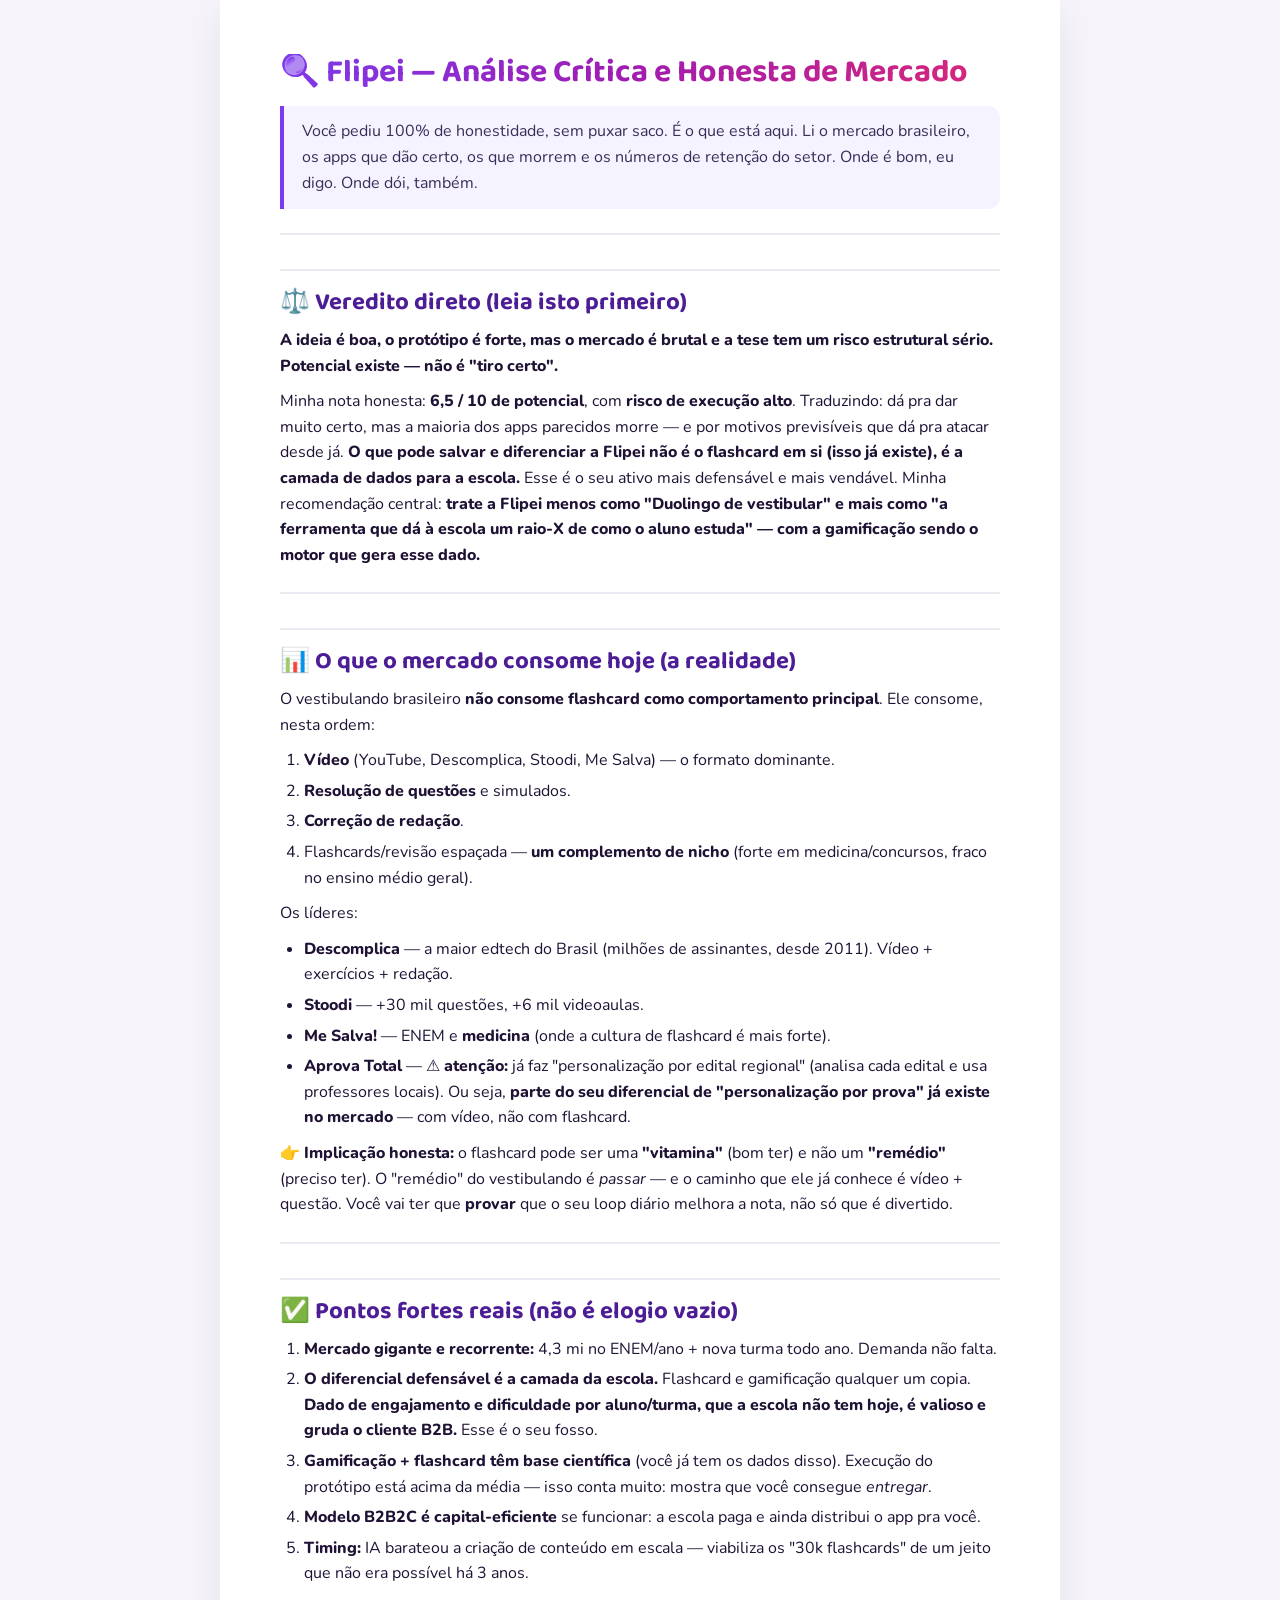
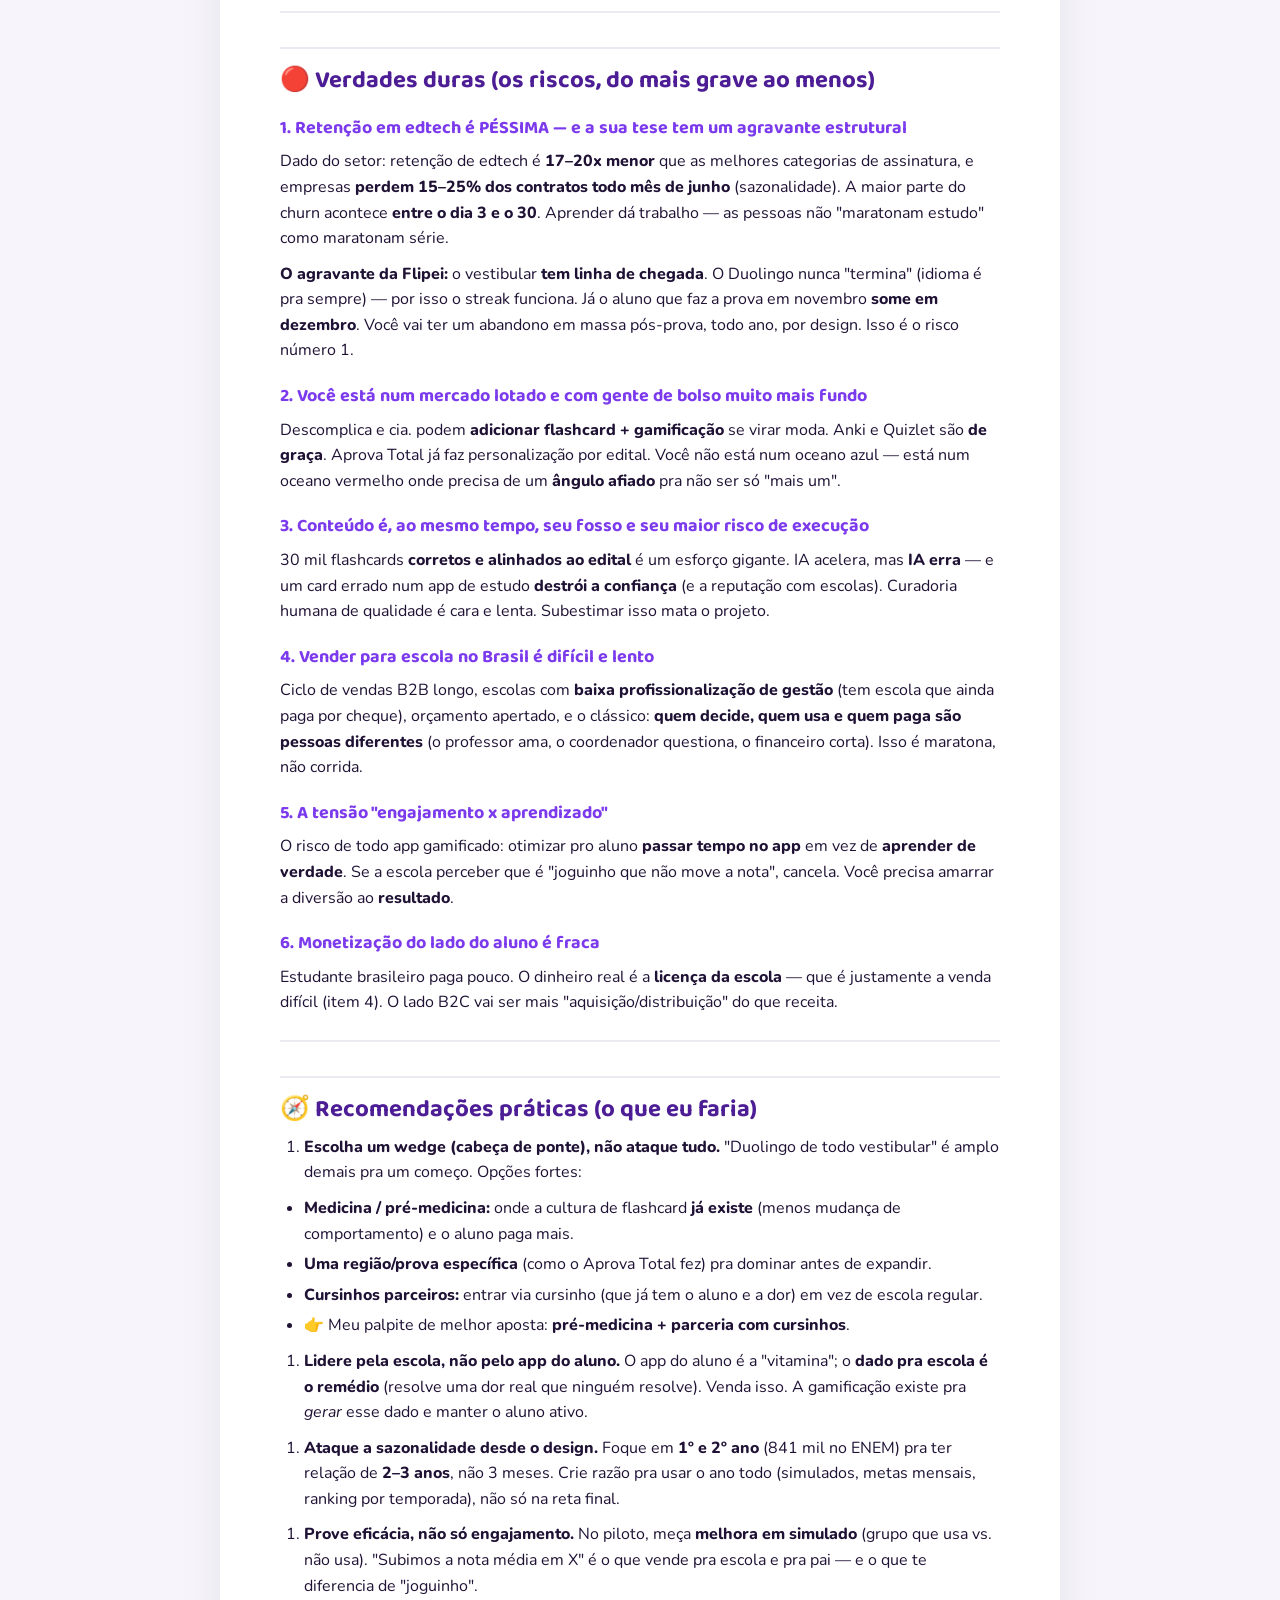
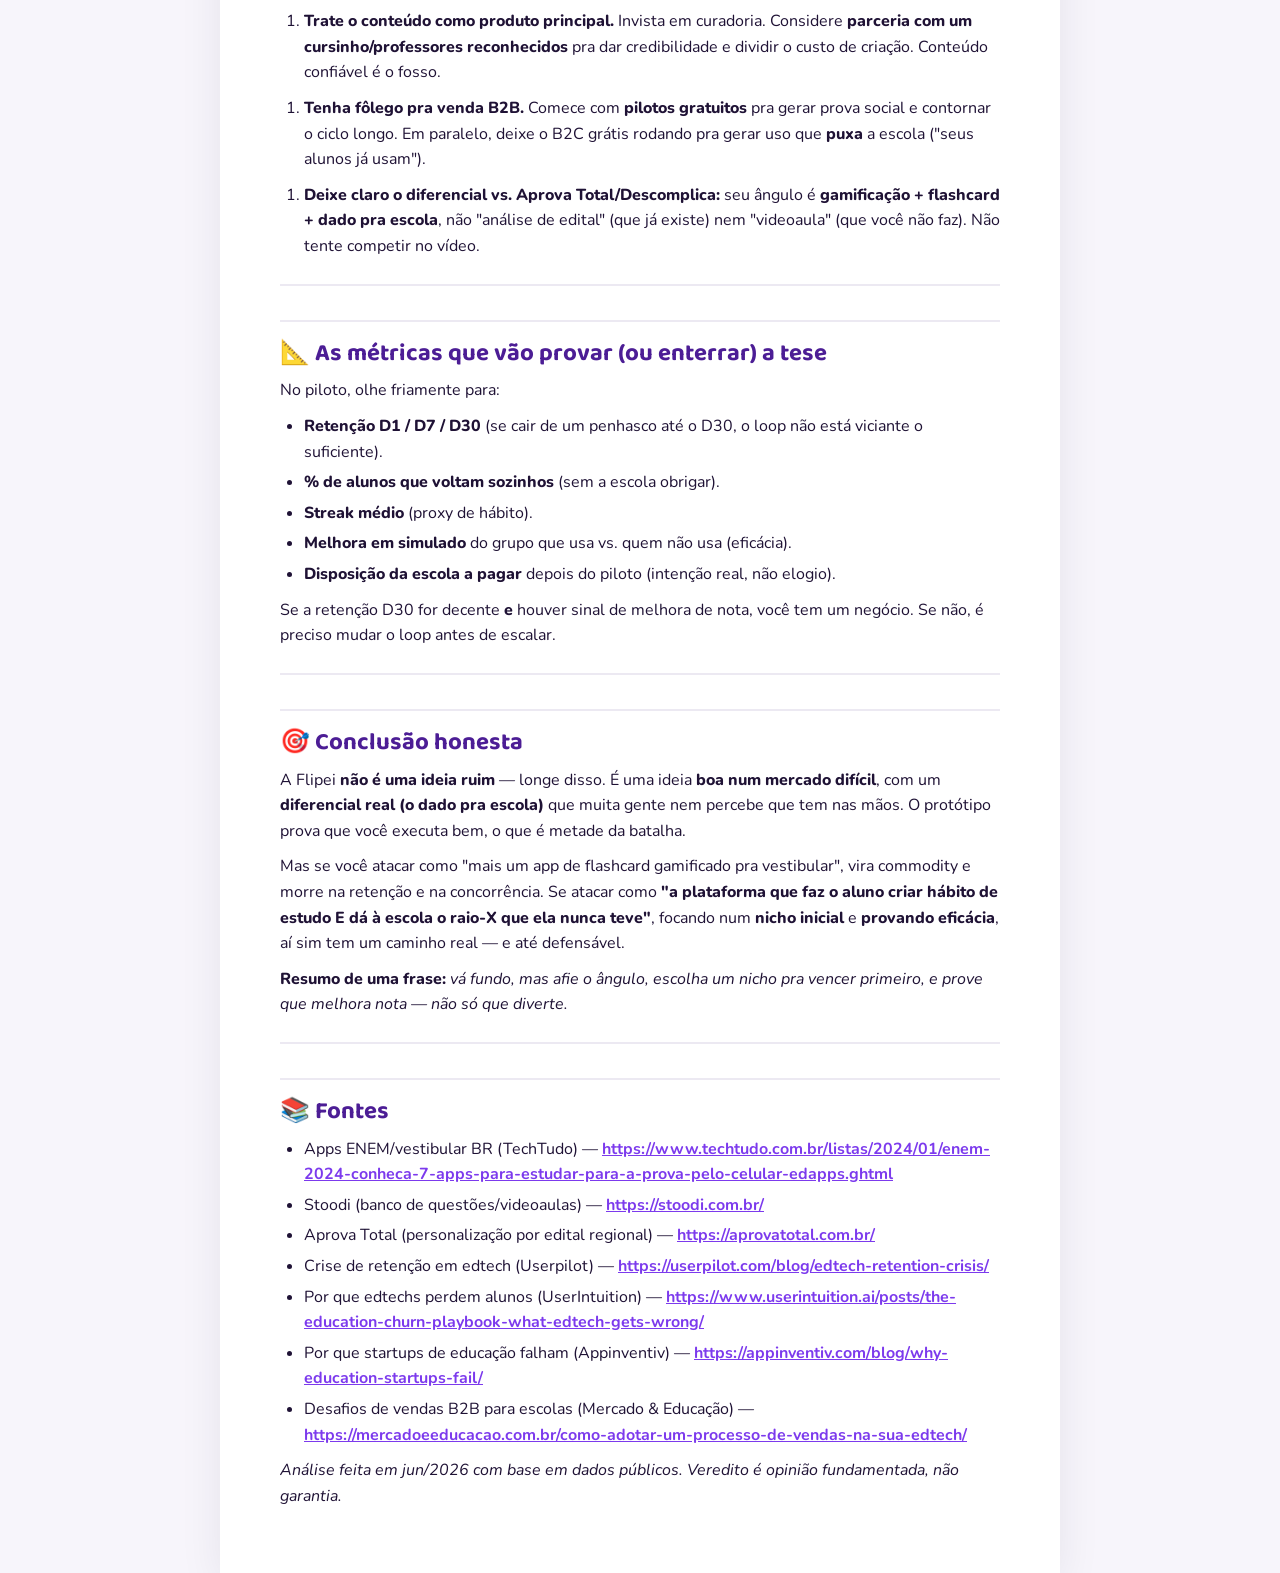
<file: docs/analise-critica-mercado.html>
<!DOCTYPE html><html lang="pt-BR"><head><meta charset="UTF-8"/><meta name="viewport" content="width=device-width, initial-scale=1"/>
<title>Flipei — Análise Crítica de Mercado</title>
<link href="https://fonts.googleapis.com/css2?family=Nunito:wght@400;600;700;800;900&family=Baloo+2:wght@600;700;800&display=swap" rel="stylesheet"/>
<style>
:root{--roxo:#7C3AED;--magenta:#A21CAF;--ink:#1F1235;--line:#ECE9F2;--bg:#F7F5FB}
*{box-sizing:border-box}body{font-family:Nunito,system-ui,sans-serif;color:var(--ink);line-height:1.6;background:var(--bg);margin:0}
.wrap{max-width:840px;margin:0 auto;background:#fff;padding:54px 60px;box-shadow:0 10px 40px rgba(31,18,53,.08)}
h1,h2,h3,h4{font-family:'Baloo 2',sans-serif;line-height:1.2}
h1{font-size:32px;background:linear-gradient(120deg,#7C3AED,#A21CAF,#DB2777);-webkit-background-clip:text;background-clip:text;-webkit-text-fill-color:transparent;margin:0 0 6px}
h2{font-size:24px;margin:34px 0 10px;padding-top:18px;border-top:2px solid var(--line);color:#4C1D95}
h3{font-size:18px;margin:22px 0 8px;color:var(--roxo)}h4{font-size:16px;margin:16px 0 6px}
p{margin:10px 0}a{color:var(--roxo);font-weight:700;word-break:break-word}hr{border:none;border-top:2px solid var(--line);margin:24px 0}
strong{font-weight:800}code{background:#F1EFF6;padding:2px 7px;border-radius:6px;font-weight:700;color:var(--magenta)}
blockquote{margin:14px 0;padding:13px 18px;background:#F5F3FF;border-left:4px solid var(--roxo);border-radius:0 12px 12px 0;color:#3b2d57}
blockquote strong{color:var(--roxo)}
table{border-collapse:collapse;width:100%;margin:16px 0;font-size:14px}
th{background:#EDE9FE;text-align:left;padding:10px 12px;font-weight:800;color:#4C1D95;border:1px solid #DDD6F0}
td{padding:10px 12px;border:1px solid var(--line);vertical-align:top}tr:nth-child(even) td{background:#FBFAFE}
ul,ol{margin:10px 0;padding-left:24px}li{margin:5px 0}
@media print{body{background:#fff}.wrap{box-shadow:none;max-width:100%;padding:0 8px}h2{break-after:avoid}table,blockquote{break-inside:avoid}a{color:#4C1D95}}
@media(max-width:640px){.wrap{padding:26px 20px}}
</style></head><body><div class="wrap"><h1>🔍 Flipei — Análise Crítica e Honesta de Mercado</h1><blockquote>Você pediu 100% de honestidade, sem puxar saco. É o que está aqui. Li o mercado brasileiro, os apps que dão certo, os que morrem e os números de retenção do setor. Onde é bom, eu digo. Onde dói, também.</blockquote><hr><h2>⚖️ Veredito direto (leia isto primeiro)</h2><p><strong>A ideia é boa, o protótipo é forte, mas o mercado é brutal e a tese tem um risco estrutural sério. Potencial existe — não é "tiro certo".</strong></p><p>Minha nota honesta: <strong>6,5 / 10 de potencial</strong>, com <strong>risco de execução alto</strong>. Traduzindo: dá pra dar muito certo, mas a maioria dos apps parecidos morre — e por motivos previsíveis que dá pra atacar desde já. <strong>O que pode salvar e diferenciar a Flipei não é o flashcard em si (isso já existe), é a camada de dados para a escola.</strong> Esse é o seu ativo mais defensável e mais vendável. Minha recomendação central: <strong>trate a Flipei menos como "Duolingo de vestibular" e mais como "a ferramenta que dá à escola um raio-X de como o aluno estuda" — com a gamificação sendo o motor que gera esse dado.</strong></p><hr><h2>📊 O que o mercado consome hoje (a realidade)</h2><p>O vestibulando brasileiro <strong>não consome flashcard como comportamento principal</strong>. Ele consome, nesta ordem:</p><ol><li><strong>Vídeo</strong> (YouTube, Descomplica, Stoodi, Me Salva) — o formato dominante.</li><li><strong>Resolução de questões</strong> e simulados.</li><li><strong>Correção de redação</strong>.</li><li>Flashcards/revisão espaçada — <strong>um complemento de nicho</strong> (forte em medicina/concursos, fraco no ensino médio geral).</li></ol><p>Os líderes:</p><ul><li><strong>Descomplica</strong> — a maior edtech do Brasil (milhões de assinantes, desde 2011). Vídeo + exercícios + redação.</li><li><strong>Stoodi</strong> — +30 mil questões, +6 mil videoaulas.</li><li><strong>Me Salva!</strong> — ENEM e <strong>medicina</strong> (onde a cultura de flashcard é mais forte).</li><li><strong>Aprova Total</strong> — ⚠️ <strong>atenção:</strong> já faz "personalização por edital regional" (analisa cada edital e usa professores locais). Ou seja, <strong>parte do seu diferencial de "personalização por prova" já existe no mercado</strong> — com vídeo, não com flashcard.</li></ul><p>👉 <strong>Implicação honesta:</strong> o flashcard pode ser uma <strong>"vitamina"</strong> (bom ter) e não um <strong>"remédio"</strong> (preciso ter). O "remédio" do vestibulando é <em>passar</em> — e o caminho que ele já conhece é vídeo + questão. Você vai ter que <strong>provar</strong> que o seu loop diário melhora a nota, não só que é divertido.</p><hr><h2>✅ Pontos fortes reais (não é elogio vazio)</h2><ol><li><strong>Mercado gigante e recorrente:</strong> 4,3 mi no ENEM/ano + nova turma todo ano. Demanda não falta.</li><li><strong>O diferencial defensável é a camada da escola.</strong> Flashcard e gamificação qualquer um copia. <strong>Dado de engajamento e dificuldade por aluno/turma, que a escola não tem hoje, é valioso e gruda o cliente B2B.</strong> Esse é o seu fosso.</li><li><strong>Gamificação + flashcard têm base científica</strong> (você já tem os dados disso). Execução do protótipo está acima da média — isso conta muito: mostra que você consegue <em>entregar</em>.</li><li><strong>Modelo B2B2C é capital-eficiente</strong> se funcionar: a escola paga e ainda distribui o app pra você.</li><li><strong>Timing:</strong> IA barateou a criação de conteúdo em escala — viabiliza os "30k flashcards" de um jeito que não era possível há 3 anos.</li></ol><hr><h2>🔴 Verdades duras (os riscos, do mais grave ao menos)</h2><h3>1. Retenção em edtech é PÉSSIMA — e a sua tese tem um agravante estrutural</h3><p>Dado do setor: retenção de edtech é <strong>17–20x menor</strong> que as melhores categorias de assinatura, e empresas <strong>perdem 15–25% dos contratos todo mês de junho</strong> (sazonalidade). A maior parte do churn acontece <strong>entre o dia 3 e o 30</strong>. Aprender dá trabalho — as pessoas não "maratonam estudo" como maratonam série.</p><p><strong>O agravante da Flipei:</strong> o vestibular <strong>tem linha de chegada</strong>. O Duolingo nunca "termina" (idioma é pra sempre) — por isso o streak funciona. Já o aluno que faz a prova em novembro <strong>some em dezembro</strong>. Você vai ter um abandono em massa pós-prova, todo ano, por design. Isso é o risco número 1.</p><h3>2. Você está num mercado lotado e com gente de bolso muito mais fundo</h3><p>Descomplica e cia. podem <strong>adicionar flashcard + gamificação</strong> se virar moda. Anki e Quizlet são <strong>de graça</strong>. Aprova Total já faz personalização por edital. Você não está num oceano azul — está num oceano vermelho onde precisa de um <strong>ângulo afiado</strong> pra não ser só "mais um".</p><h3>3. Conteúdo é, ao mesmo tempo, seu fosso e seu maior risco de execução</h3><p>30 mil flashcards <strong>corretos e alinhados ao edital</strong> é um esforço gigante. IA acelera, mas <strong>IA erra</strong> — e um card errado num app de estudo <strong>destrói a confiança</strong> (e a reputação com escolas). Curadoria humana de qualidade é cara e lenta. Subestimar isso mata o projeto.</p><h3>4. Vender para escola no Brasil é difícil e lento</h3><p>Ciclo de vendas B2B longo, escolas com <strong>baixa profissionalização de gestão</strong> (tem escola que ainda paga por cheque), orçamento apertado, e o clássico: <strong>quem decide, quem usa e quem paga são pessoas diferentes</strong> (o professor ama, o coordenador questiona, o financeiro corta). Isso é maratona, não corrida.</p><h3>5. A tensão "engajamento x aprendizado"</h3><p>O risco de todo app gamificado: otimizar pro aluno <strong>passar tempo no app</strong> em vez de <strong>aprender de verdade</strong>. Se a escola perceber que é "joguinho que não move a nota", cancela. Você precisa amarrar a diversão ao <strong>resultado</strong>.</p><h3>6. Monetização do lado do aluno é fraca</h3><p>Estudante brasileiro paga pouco. O dinheiro real é a <strong>licença da escola</strong> — que é justamente a venda difícil (item 4). O lado B2C vai ser mais "aquisição/distribuição" do que receita.</p><hr><h2>🧭 Recomendações práticas (o que eu faria)</h2><ol><li><strong>Escolha um wedge (cabeça de ponte), não ataque tudo.</strong> "Duolingo de todo vestibular" é amplo demais pra um começo. Opções fortes:</li></ol><ul><li><strong>Medicina / pré-medicina:</strong> onde a cultura de flashcard <strong>já existe</strong> (menos mudança de comportamento) e o aluno paga mais.</li><li><strong>Uma região/prova específica</strong> (como o Aprova Total fez) pra dominar antes de expandir.</li><li><strong>Cursinhos parceiros:</strong> entrar via cursinho (que já tem o aluno e a dor) em vez de escola regular.</li><li>👉 Meu palpite de melhor aposta: <strong>pré-medicina + parceria com cursinhos</strong>.</li></ul><ol><li><strong>Lidere pela escola, não pelo app do aluno.</strong> O app do aluno é a "vitamina"; o <strong>dado pra escola é o remédio</strong> (resolve uma dor real que ninguém resolve). Venda isso. A gamificação existe pra <em>gerar</em> esse dado e manter o aluno ativo.</li></ol><ol><li><strong>Ataque a sazonalidade desde o design.</strong> Foque em <strong>1º e 2º ano</strong> (841 mil no ENEM) pra ter relação de <strong>2–3 anos</strong>, não 3 meses. Crie razão pra usar o ano todo (simulados, metas mensais, ranking por temporada), não só na reta final.</li></ol><ol><li><strong>Prove eficácia, não só engajamento.</strong> No piloto, meça <strong>melhora em simulado</strong> (grupo que usa vs. não usa). "Subimos a nota média em X" é o que vende pra escola e pra pai — e o que te diferencia de "joguinho".</li></ol><ol><li><strong>Trate o conteúdo como produto principal.</strong> Invista em curadoria. Considere <strong>parceria com um cursinho/professores reconhecidos</strong> pra dar credibilidade e dividir o custo de criação. Conteúdo confiável é o fosso.</li></ol><ol><li><strong>Tenha fôlego pra venda B2B.</strong> Comece com <strong>pilotos gratuitos</strong> pra gerar prova social e contornar o ciclo longo. Em paralelo, deixe o B2C grátis rodando pra gerar uso que <strong>puxa</strong> a escola ("seus alunos já usam").</li></ol><ol><li><strong>Deixe claro o diferencial vs. Aprova Total/Descomplica:</strong> seu ângulo é <strong>gamificação + flashcard + dado pra escola</strong>, não "análise de edital" (que já existe) nem "videoaula" (que você não faz). Não tente competir no vídeo.</li></ol><hr><h2>📐 As métricas que vão provar (ou enterrar) a tese</h2><p>No piloto, olhe friamente para:</p><ul><li><strong>Retenção D1 / D7 / D30</strong> (se cair de um penhasco até o D30, o loop não está viciante o suficiente).</li><li><strong>% de alunos que voltam sozinhos</strong> (sem a escola obrigar).</li><li><strong>Streak médio</strong> (proxy de hábito).</li><li><strong>Melhora em simulado</strong> do grupo que usa vs. quem não usa (eficácia).</li><li><strong>Disposição da escola a pagar</strong> depois do piloto (intenção real, não elogio).</li></ul><p>Se a retenção D30 for decente <strong>e</strong> houver sinal de melhora de nota, você tem um negócio. Se não, é preciso mudar o loop antes de escalar.</p><hr><h2>🎯 Conclusão honesta</h2><p>A Flipei <strong>não é uma ideia ruim</strong> — longe disso. É uma ideia <strong>boa num mercado difícil</strong>, com um <strong>diferencial real (o dado pra escola)</strong> que muita gente nem percebe que tem nas mãos. O protótipo prova que você executa bem, o que é metade da batalha.</p><p>Mas se você atacar como "mais um app de flashcard gamificado pra vestibular", vira commodity e morre na retenção e na concorrência. Se atacar como <strong>"a plataforma que faz o aluno criar hábito de estudo E dá à escola o raio-X que ela nunca teve"</strong>, focando num <strong>nicho inicial</strong> e <strong>provando eficácia</strong>, aí sim tem um caminho real — e até defensável.</p><p><strong>Resumo de uma frase:</strong> <em>vá fundo, mas afie o ângulo, escolha um nicho pra vencer primeiro, e prove que melhora nota — não só que diverte.</em></p><hr><h2>📚 Fontes</h2><ul><li>Apps ENEM/vestibular BR (TechTudo) — <a href="https://www.techtudo.com.br/listas/2024/01/enem-2024-conheca-7-apps-para-estudar-para-a-prova-pelo-celular-edapps.ghtml">https://www.techtudo.com.br/listas/2024/01/enem-2024-conheca-7-apps-para-estudar-para-a-prova-pelo-celular-edapps.ghtml</a></li><li>Stoodi (banco de questões/videoaulas) — <a href="https://stoodi.com.br/">https://stoodi.com.br/</a></li><li>Aprova Total (personalização por edital regional) — <a href="https://aprovatotal.com.br/">https://aprovatotal.com.br/</a></li><li>Crise de retenção em edtech (Userpilot) — <a href="https://userpilot.com/blog/edtech-retention-crisis/">https://userpilot.com/blog/edtech-retention-crisis/</a></li><li>Por que edtechs perdem alunos (UserIntuition) — <a href="https://www.userintuition.ai/posts/the-education-churn-playbook-what-edtech-gets-wrong/">https://www.userintuition.ai/posts/the-education-churn-playbook-what-edtech-gets-wrong/</a></li><li>Por que startups de educação falham (Appinventiv) — <a href="https://appinventiv.com/blog/why-education-startups-fail/">https://appinventiv.com/blog/why-education-startups-fail/</a></li><li>Desafios de vendas B2B para escolas (Mercado & Educação) — <a href="https://mercadoeeducacao.com.br/como-adotar-um-processo-de-vendas-na-sua-edtech/">https://mercadoeeducacao.com.br/como-adotar-um-processo-de-vendas-na-sua-edtech/</a></li></ul><p><em>Análise feita em jun/2026 com base em dados públicos. Veredito é opinião fundamentada, não garantia.</em></p></div></body></html>
</file>
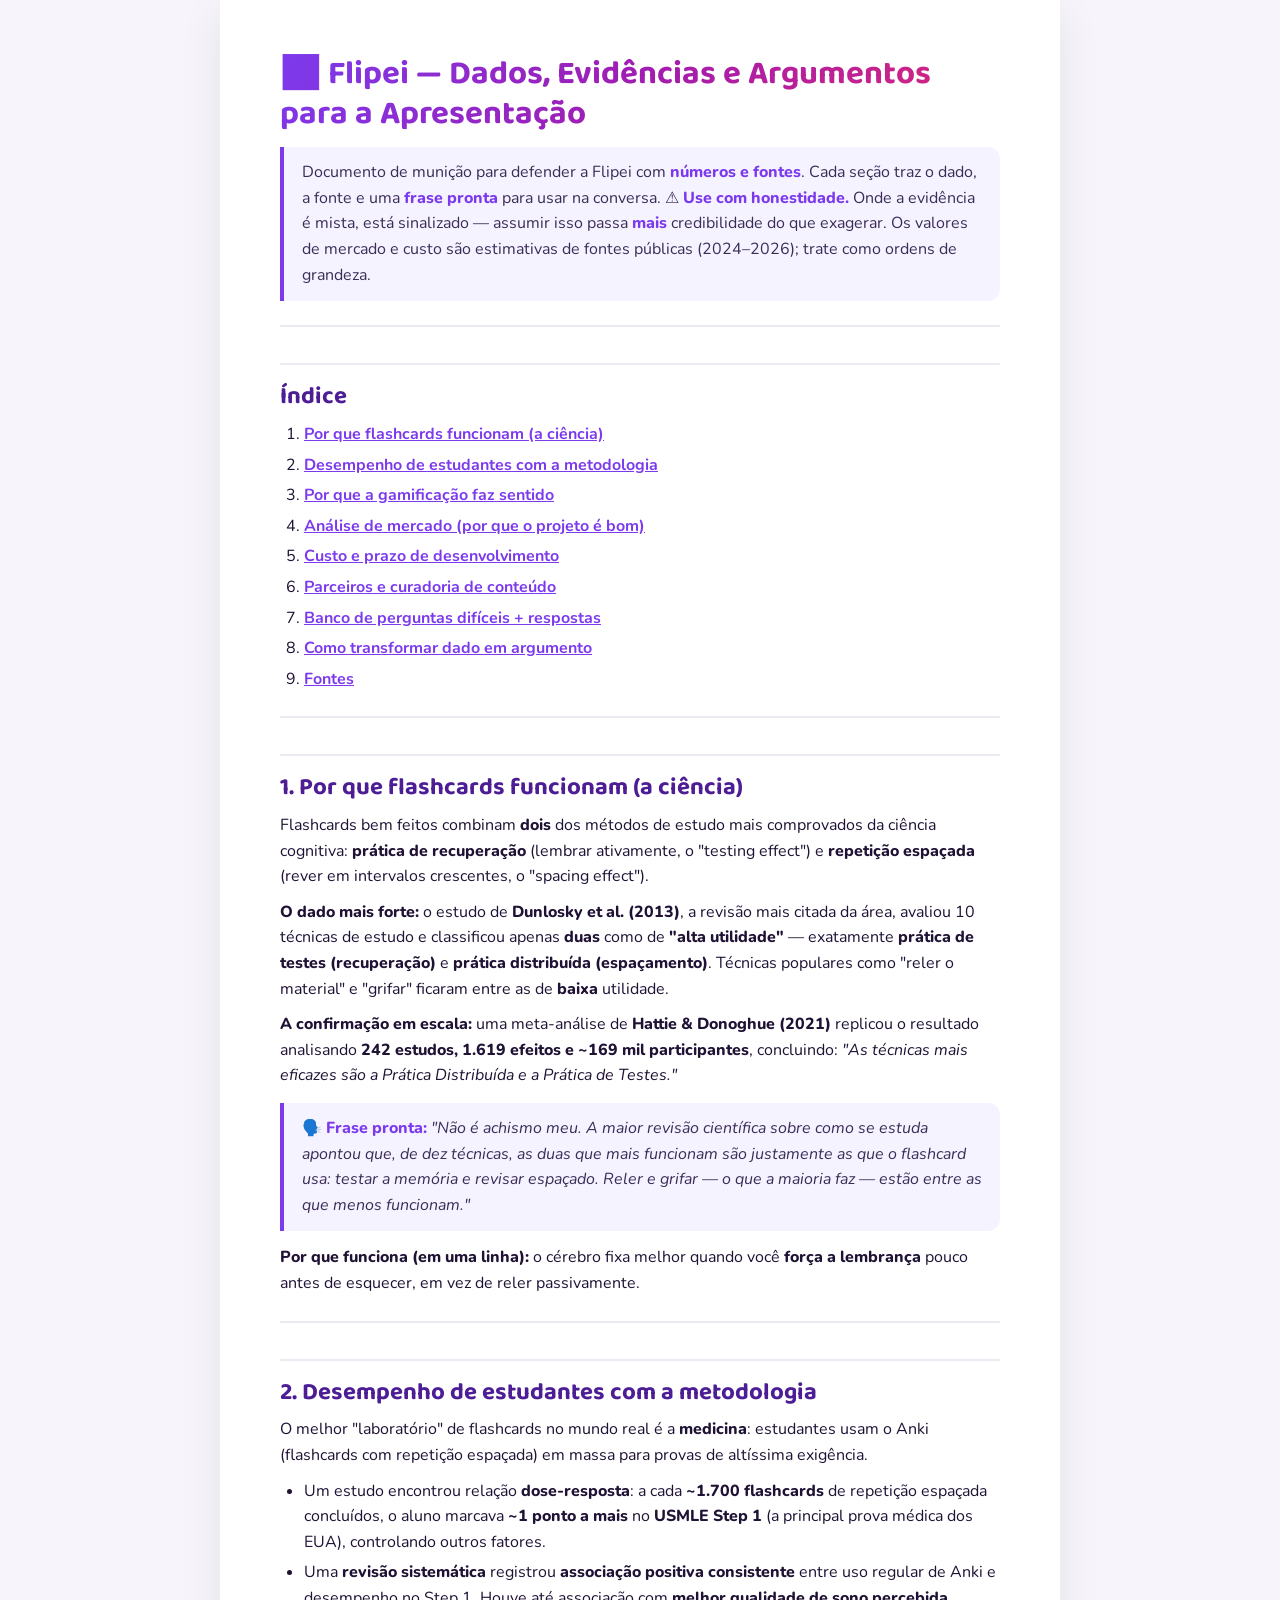
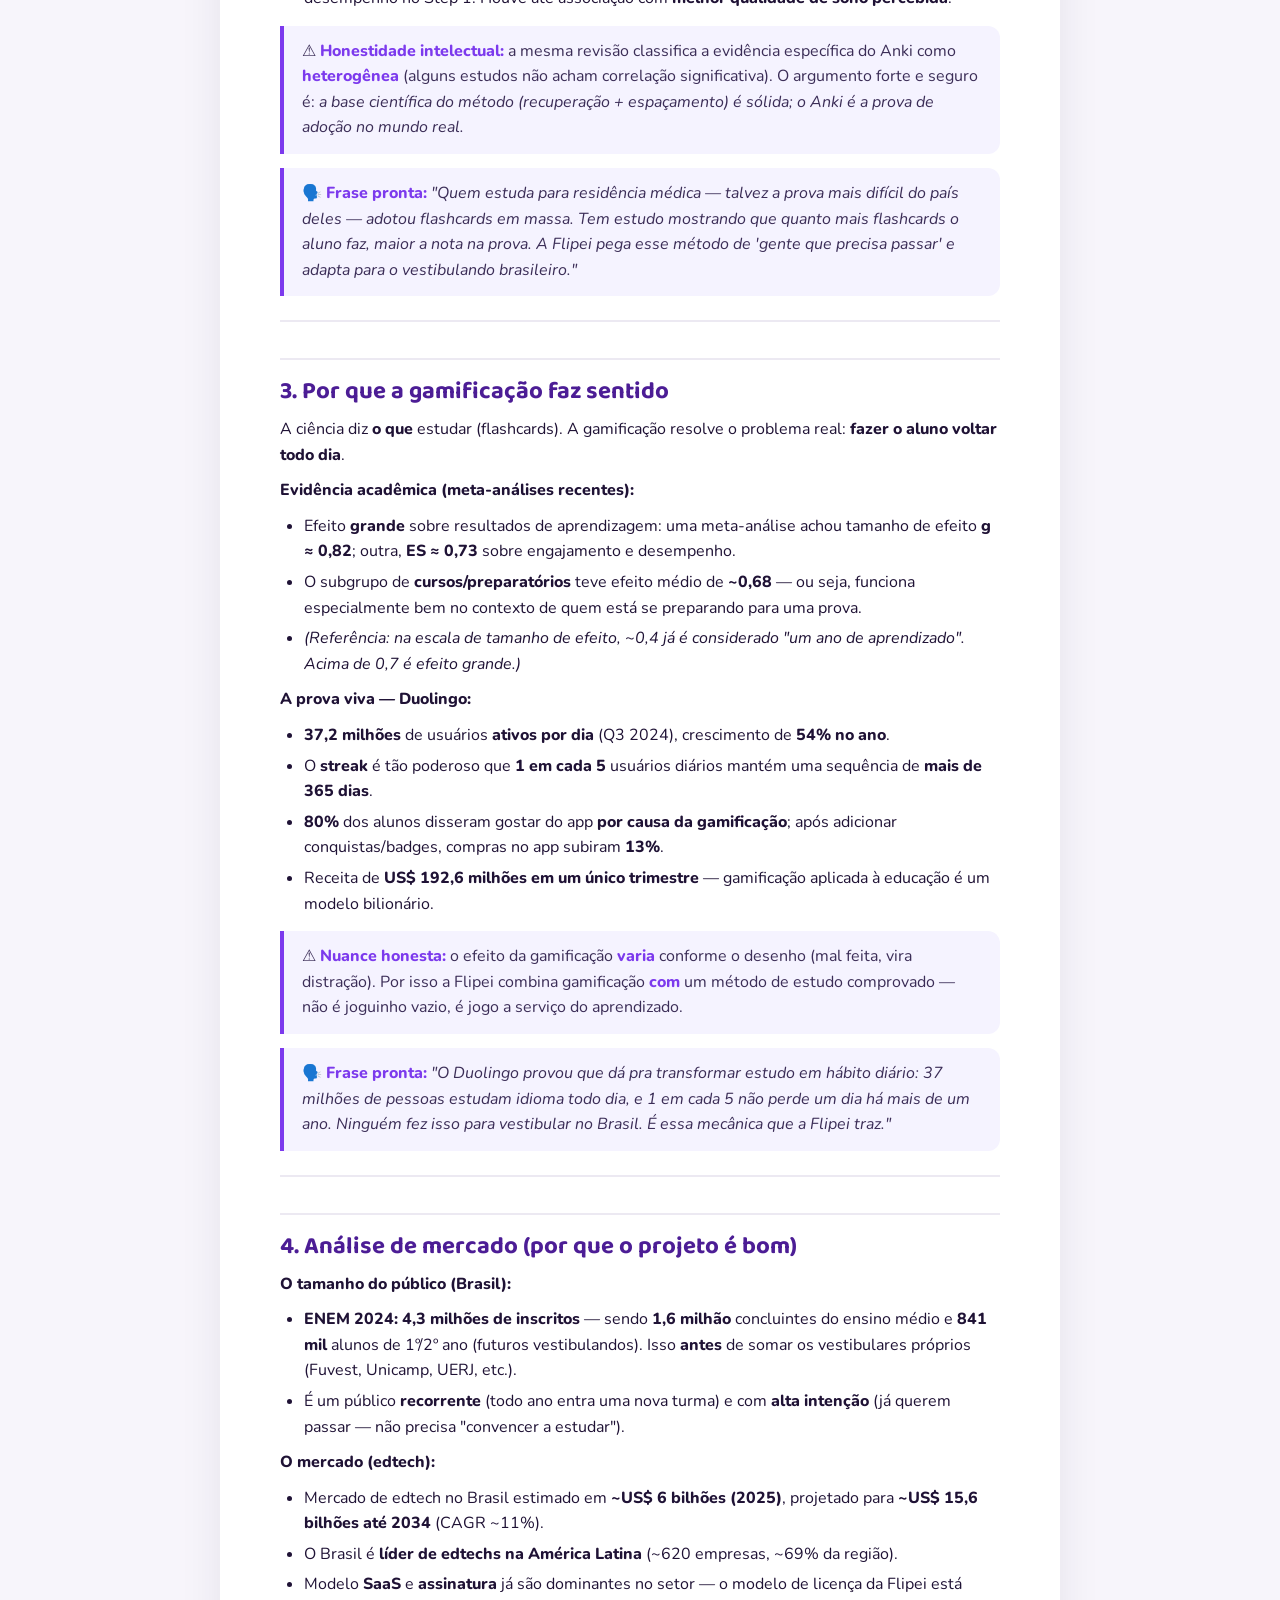
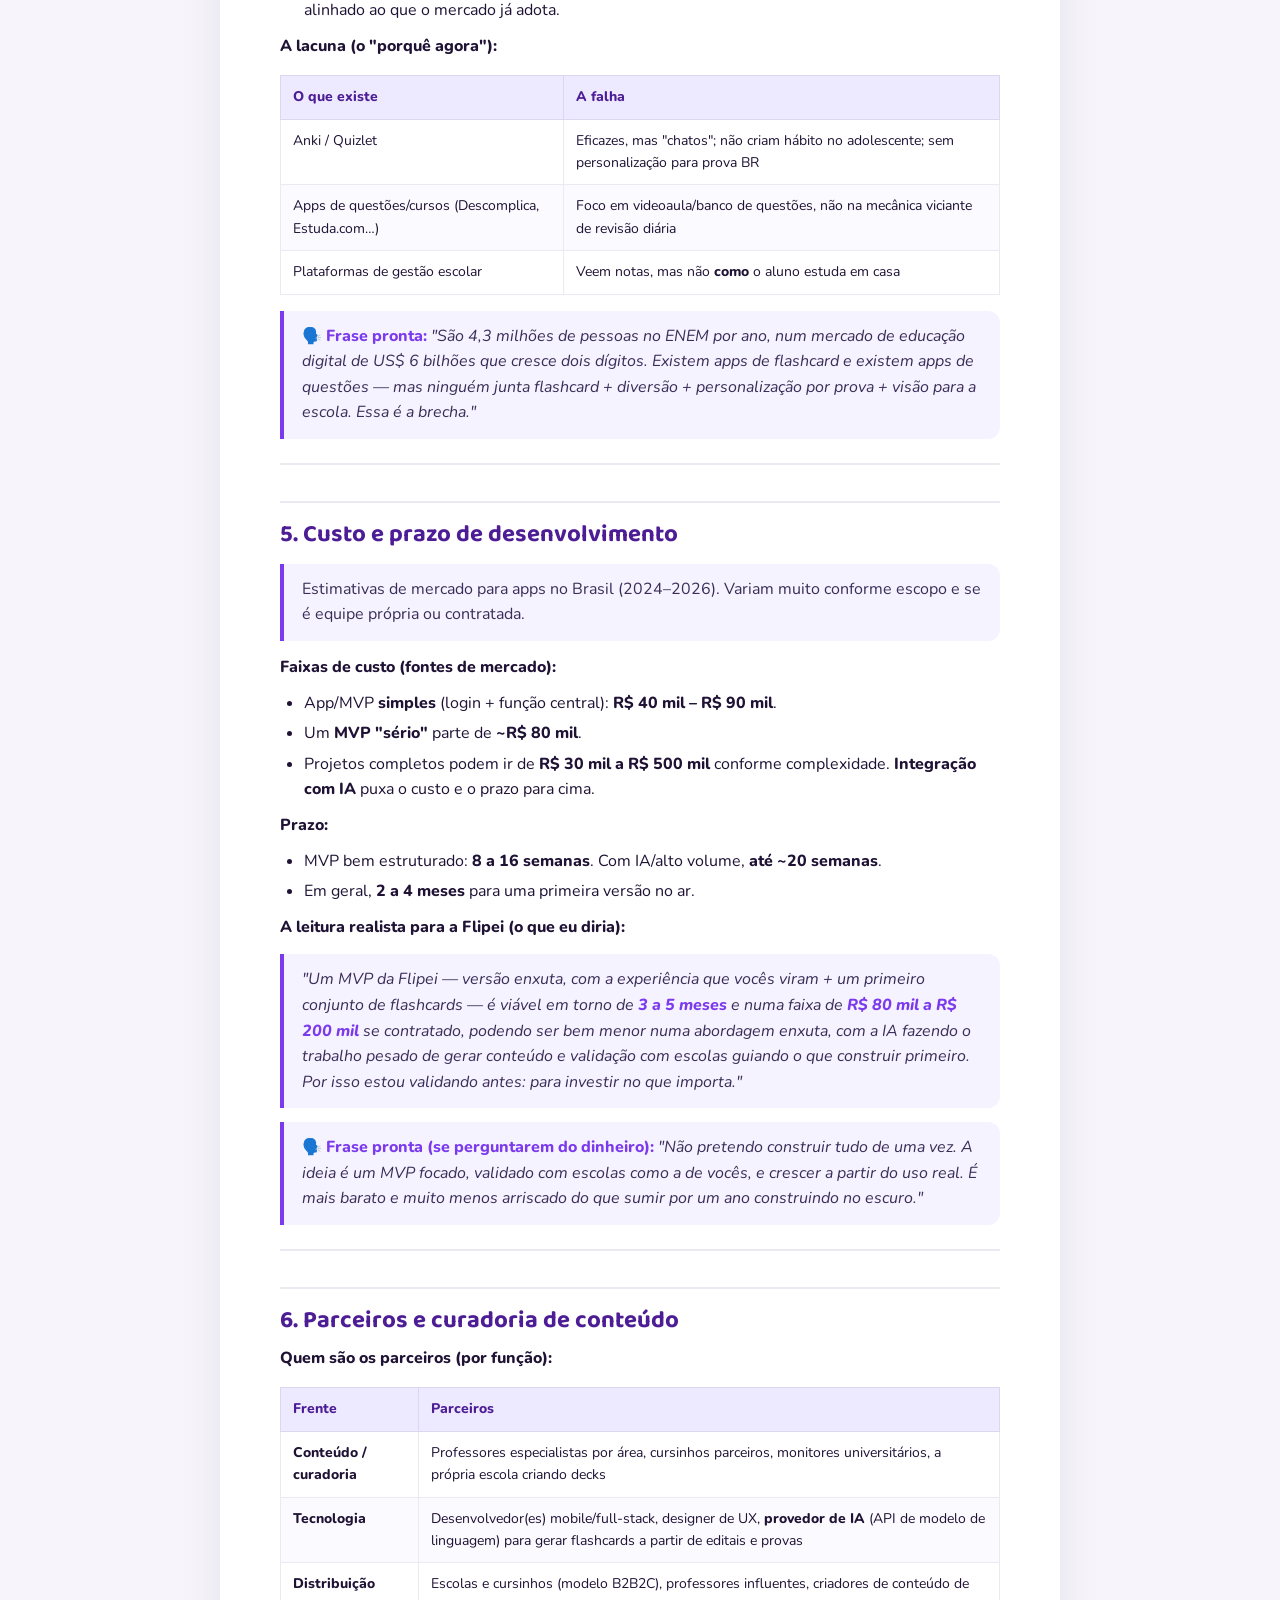
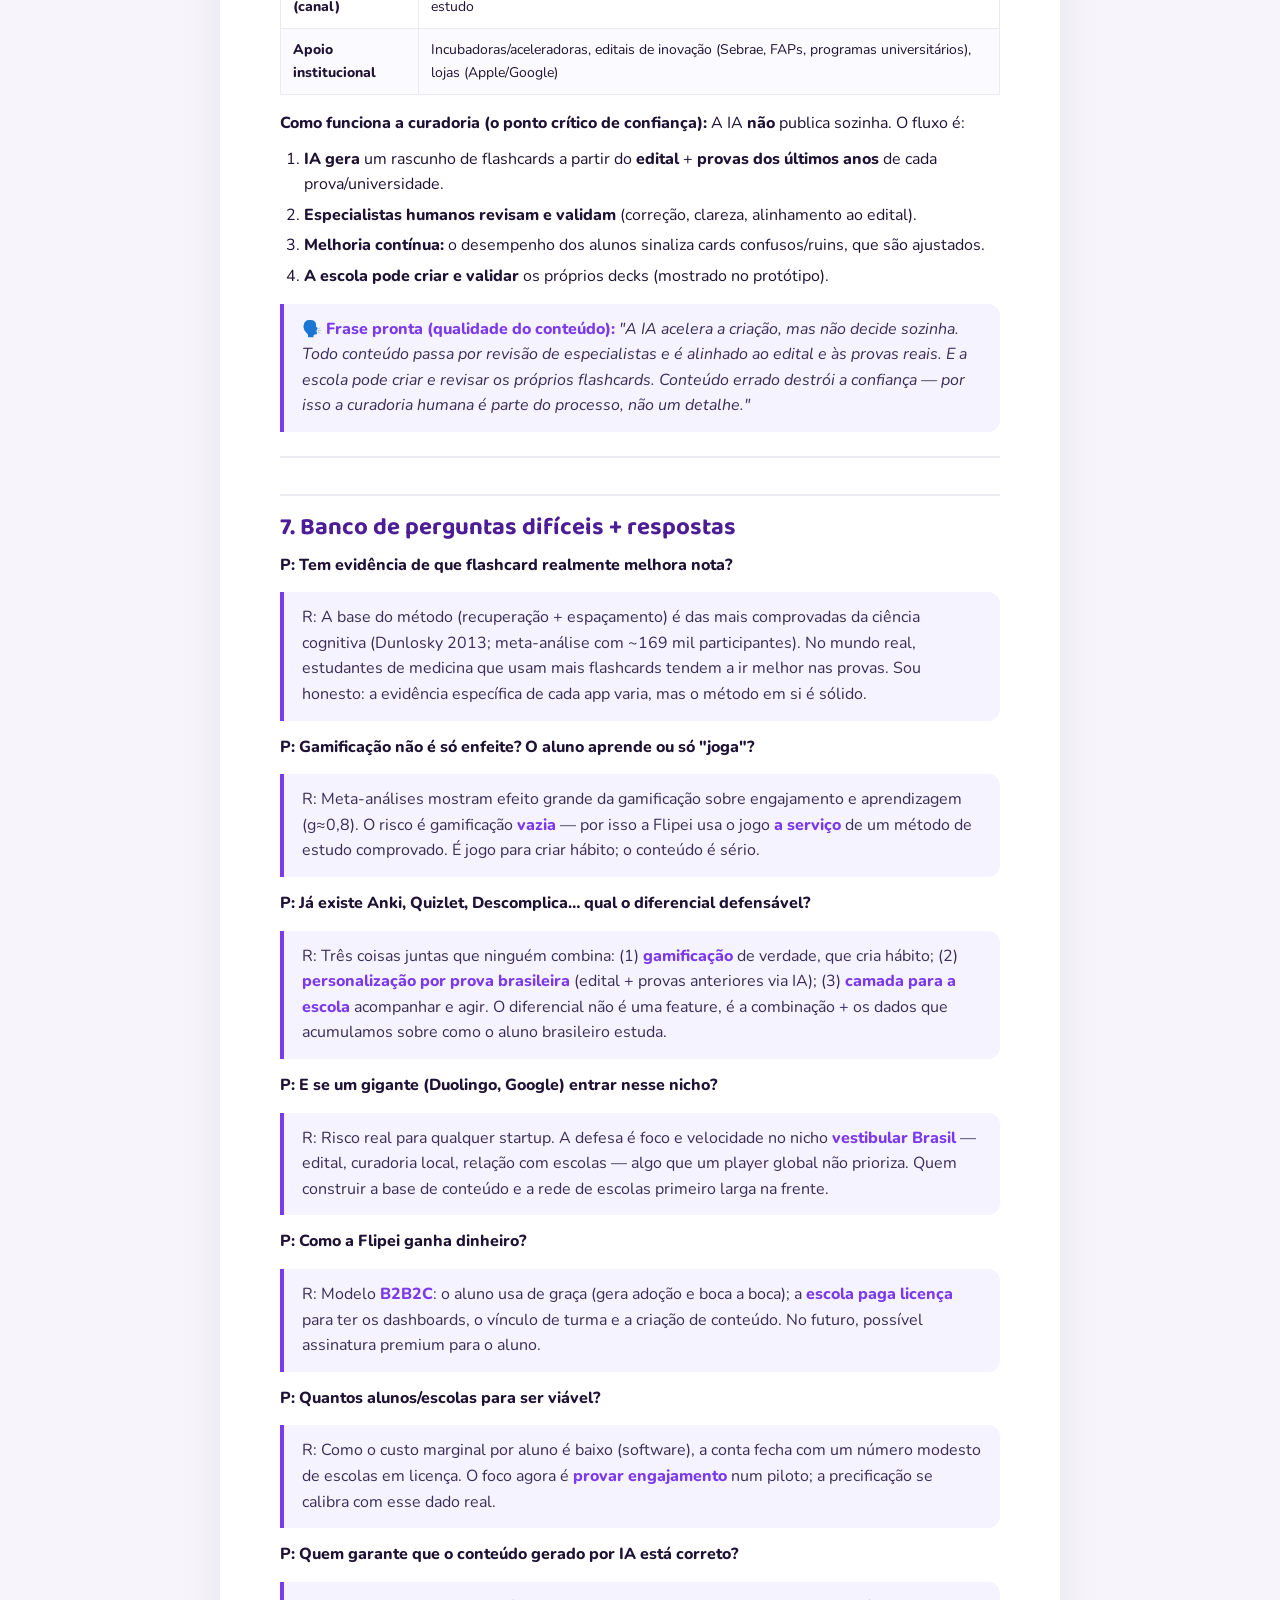
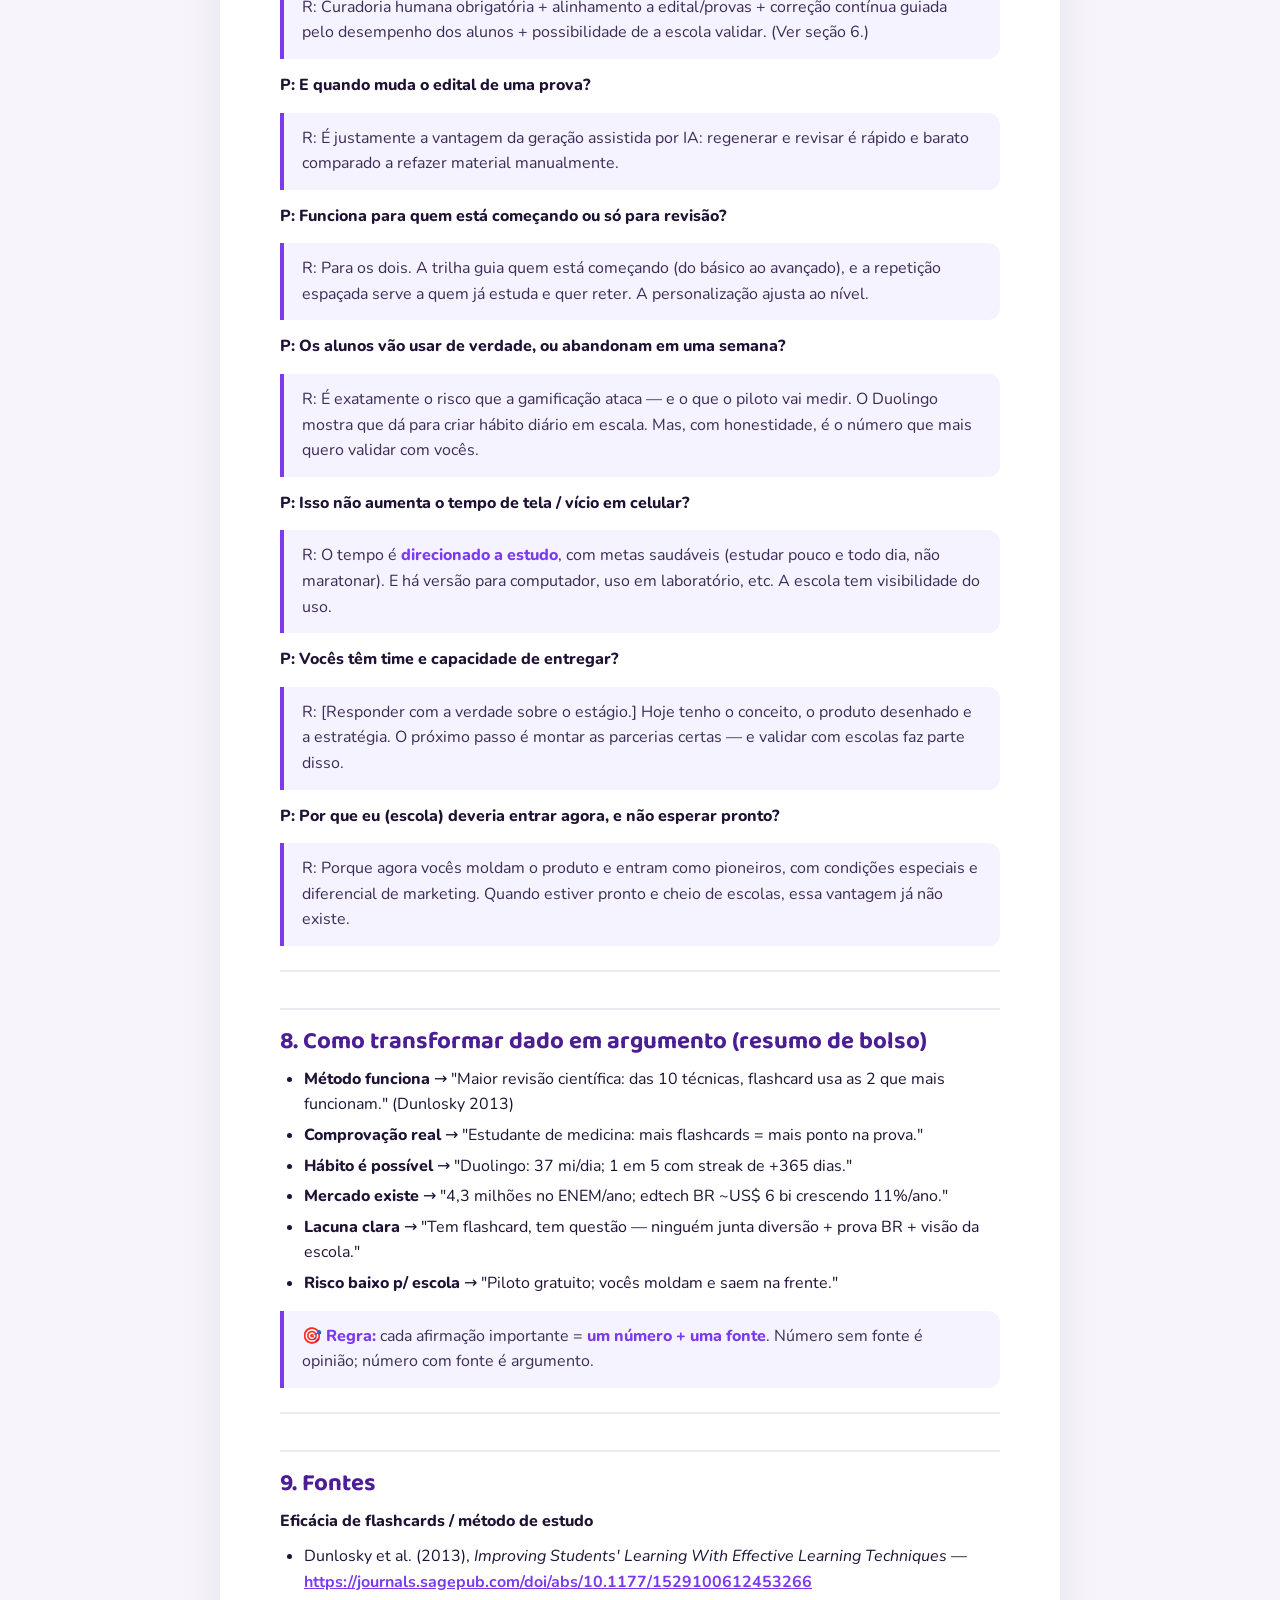
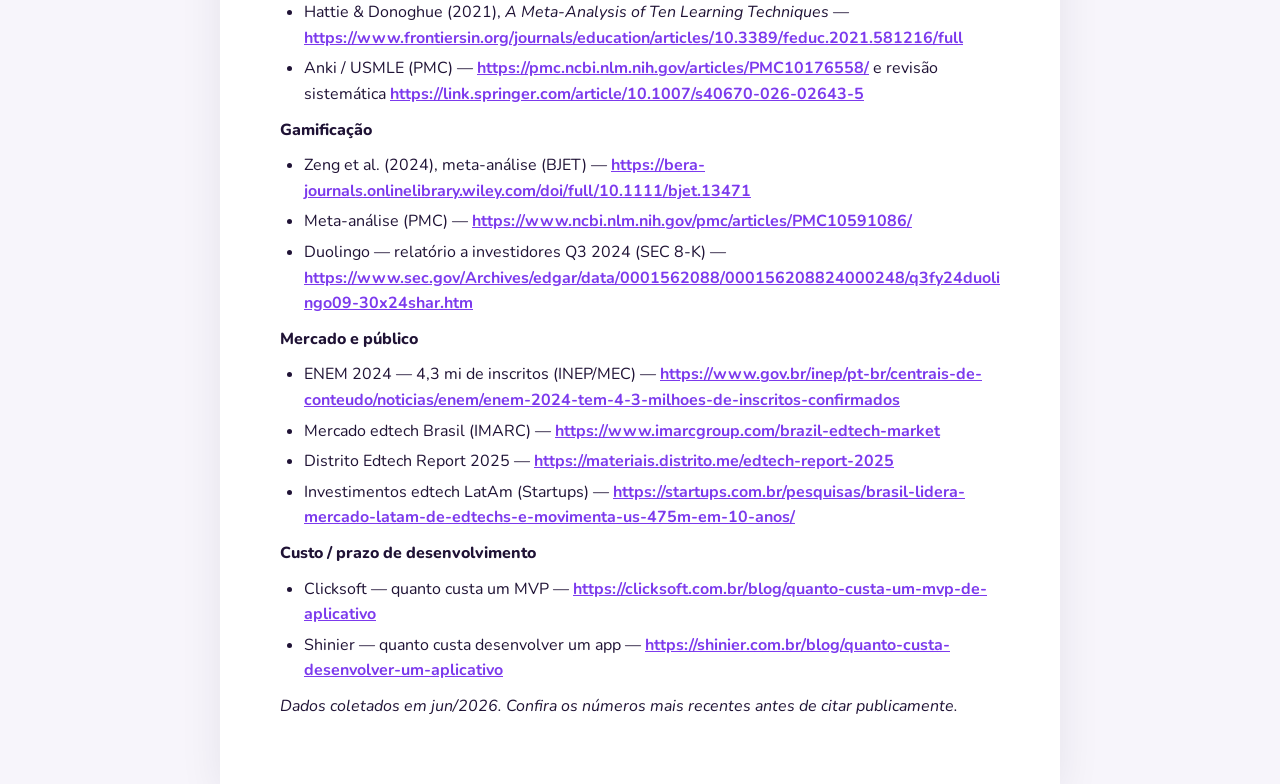
<file: docs/dados-e-argumentos.html>
<!DOCTYPE html><html lang="pt-BR"><head><meta charset="UTF-8"/><meta name="viewport" content="width=device-width, initial-scale=1"/>
<title>Flipei — Dados e Argumentos</title>
<link href="https://fonts.googleapis.com/css2?family=Nunito:wght@400;600;700;800;900&family=Baloo+2:wght@600;700;800&display=swap" rel="stylesheet"/>
<style>
:root{--roxo:#7C3AED;--magenta:#A21CAF;--ink:#1F1235;--line:#ECE9F2;--bg:#F7F5FB}
*{box-sizing:border-box}body{font-family:Nunito,system-ui,sans-serif;color:var(--ink);line-height:1.6;background:var(--bg);margin:0}
.wrap{max-width:840px;margin:0 auto;background:#fff;padding:54px 60px;box-shadow:0 10px 40px rgba(31,18,53,.08)}
h1,h2,h3,h4{font-family:'Baloo 2',sans-serif;line-height:1.2}
h1{font-size:33px;background:linear-gradient(120deg,#7C3AED,#A21CAF,#DB2777);-webkit-background-clip:text;background-clip:text;-webkit-text-fill-color:transparent;margin:0 0 6px}
h2{font-size:24px;margin:36px 0 10px;padding-top:18px;border-top:2px solid var(--line);color:#4C1D95}
h3{font-size:18px;margin:22px 0 8px;color:var(--roxo)}h4{font-size:16px;margin:16px 0 6px}
p{margin:10px 0}a{color:var(--roxo);font-weight:700;word-break:break-word}hr{border:none;border-top:2px solid var(--line);margin:24px 0}
strong{font-weight:800}code{background:#F1EFF6;padding:2px 7px;border-radius:6px;font-weight:700;color:var(--magenta)}
blockquote{margin:14px 0;padding:13px 18px;background:#F5F3FF;border-left:4px solid var(--roxo);border-radius:0 12px 12px 0;color:#3b2d57}
blockquote strong{color:var(--roxo)}
table{border-collapse:collapse;width:100%;margin:16px 0;font-size:14px}
th{background:#EDE9FE;text-align:left;padding:10px 12px;font-weight:800;color:#4C1D95;border:1px solid #DDD6F0}
td{padding:10px 12px;border:1px solid var(--line);vertical-align:top}tr:nth-child(even) td{background:#FBFAFE}
ul,ol{margin:10px 0;padding-left:24px}li{margin:5px 0}
@media print{body{background:#fff}.wrap{box-shadow:none;max-width:100%;padding:0 8px}h2{break-after:avoid}table,blockquote{break-inside:avoid}a{color:#4C1D95}}
@media(max-width:640px){.wrap{padding:26px 20px}}
</style></head><body><div class="wrap"><h1>📊 Flipei — Dados, Evidências e Argumentos para a Apresentação</h1><blockquote>Documento de munição para defender a Flipei com <strong>números e fontes</strong>. Cada seção traz o dado, a fonte e uma <strong>frase pronta</strong> para usar na conversa. ⚠️ <strong>Use com honestidade.</strong> Onde a evidência é mista, está sinalizado — assumir isso passa <strong>mais</strong> credibilidade do que exagerar. Os valores de mercado e custo são estimativas de fontes públicas (2024–2026); trate como ordens de grandeza.</blockquote><hr><h2>Índice</h2><ol><li><a href="#1">Por que flashcards funcionam (a ciência)</a></li><li><a href="#2">Desempenho de estudantes com a metodologia</a></li><li><a href="#3">Por que a gamificação faz sentido</a></li><li><a href="#4">Análise de mercado (por que o projeto é bom)</a></li><li><a href="#5">Custo e prazo de desenvolvimento</a></li><li><a href="#6">Parceiros e curadoria de conteúdo</a></li><li><a href="#7">Banco de perguntas difíceis + respostas</a></li><li><a href="#8">Como transformar dado em argumento</a></li><li><a href="#9">Fontes</a></li></ol><hr><a name="1"></a>
<h2>1. Por que flashcards funcionam (a ciência)</h2><p>Flashcards bem feitos combinam <strong>dois</strong> dos métodos de estudo mais comprovados da ciência cognitiva: <strong>prática de recuperação</strong> (lembrar ativamente, o "testing effect") e <strong>repetição espaçada</strong> (rever em intervalos crescentes, o "spacing effect").</p><p><strong>O dado mais forte:</strong> o estudo de <strong>Dunlosky et al. (2013)</strong>, a revisão mais citada da área, avaliou 10 técnicas de estudo e classificou apenas <strong>duas</strong> como de <strong>"alta utilidade"</strong> — exatamente <strong>prática de testes (recuperação)</strong> e <strong>prática distribuída (espaçamento)</strong>. Técnicas populares como "reler o material" e "grifar" ficaram entre as de <strong>baixa</strong> utilidade.</p><p><strong>A confirmação em escala:</strong> uma meta-análise de <strong>Hattie & Donoghue (2021)</strong> replicou o resultado analisando <strong>242 estudos, 1.619 efeitos e ~169 mil participantes</strong>, concluindo: <em>"As técnicas mais eficazes são a Prática Distribuída e a Prática de Testes."</em></p><blockquote>🗣️ <strong>Frase pronta:</strong> <em>"Não é achismo meu. A maior revisão científica sobre como se estuda apontou que, de dez técnicas, as duas que mais funcionam são justamente as que o flashcard usa: testar a memória e revisar espaçado. Reler e grifar — o que a maioria faz — estão entre as que menos funcionam."</em></blockquote><p><strong>Por que funciona (em uma linha):</strong> o cérebro fixa melhor quando você <strong>força a lembrança</strong> pouco antes de esquecer, em vez de reler passivamente.</p><hr><a name="2"></a>
<h2>2. Desempenho de estudantes com a metodologia</h2><p>O melhor "laboratório" de flashcards no mundo real é a <strong>medicina</strong>: estudantes usam o Anki (flashcards com repetição espaçada) em massa para provas de altíssima exigência.</p><ul><li>Um estudo encontrou relação <strong>dose-resposta</strong>: a cada <strong>~1.700 flashcards</strong> de repetição espaçada concluídos, o aluno marcava <strong>~1 ponto a mais</strong> no <strong>USMLE Step 1</strong> (a principal prova médica dos EUA), controlando outros fatores.</li><li>Uma <strong>revisão sistemática</strong> registrou <strong>associação positiva consistente</strong> entre uso regular de Anki e desempenho no Step 1. Houve até associação com <strong>melhor qualidade de sono percebida</strong>.</li></ul><blockquote>⚠️ <strong>Honestidade intelectual:</strong> a mesma revisão classifica a evidência específica do Anki como <strong>heterogênea</strong> (alguns estudos não acham correlação significativa). O argumento forte e seguro é: <em>a base científica do método (recuperação + espaçamento) é sólida; o Anki é a prova de adoção no mundo real.</em></blockquote><blockquote>🗣️ <strong>Frase pronta:</strong> <em>"Quem estuda para residência médica — talvez a prova mais difícil do país deles — adotou flashcards em massa. Tem estudo mostrando que quanto mais flashcards o aluno faz, maior a nota na prova. A Flipei pega esse método de 'gente que precisa passar' e adapta para o vestibulando brasileiro."</em></blockquote><hr><a name="3"></a>
<h2>3. Por que a gamificação faz sentido</h2><p>A ciência diz <strong>o que</strong> estudar (flashcards). A gamificação resolve o problema real: <strong>fazer o aluno voltar todo dia</strong>.</p><p><strong>Evidência acadêmica (meta-análises recentes):</strong></p><ul><li>Efeito <strong>grande</strong> sobre resultados de aprendizagem: uma meta-análise achou tamanho de efeito <strong>g ≈ 0,82</strong>; outra, <strong>ES ≈ 0,73</strong> sobre engajamento e desempenho.</li><li>O subgrupo de <strong>cursos/preparatórios</strong> teve efeito médio de <strong>~0,68</strong> — ou seja, funciona especialmente bem no contexto de quem está se preparando para uma prova.</li><li><em>(Referência: na escala de tamanho de efeito, ~0,4 já é considerado "um ano de aprendizado". Acima de 0,7 é efeito grande.)</em></li></ul><p><strong>A prova viva — Duolingo:</strong></p><ul><li><strong>37,2 milhões</strong> de usuários <strong>ativos por dia</strong> (Q3 2024), crescimento de <strong>54% no ano</strong>.</li><li>O <strong>streak</strong> é tão poderoso que <strong>1 em cada 5</strong> usuários diários mantém uma sequência de <strong>mais de 365 dias</strong>.</li><li><strong>80%</strong> dos alunos disseram gostar do app <strong>por causa da gamificação</strong>; após adicionar conquistas/badges, compras no app subiram <strong>13%</strong>.</li><li>Receita de <strong>US$ 192,6 milhões em um único trimestre</strong> — gamificação aplicada à educação é um modelo bilionário.</li></ul><blockquote>⚠️ <strong>Nuance honesta:</strong> o efeito da gamificação <strong>varia</strong> conforme o desenho (mal feita, vira distração). Por isso a Flipei combina gamificação <strong>com</strong> um método de estudo comprovado — não é joguinho vazio, é jogo a serviço do aprendizado.</blockquote><blockquote>🗣️ <strong>Frase pronta:</strong> <em>"O Duolingo provou que dá pra transformar estudo em hábito diário: 37 milhões de pessoas estudam idioma todo dia, e 1 em cada 5 não perde um dia há mais de um ano. Ninguém fez isso para vestibular no Brasil. É essa mecânica que a Flipei traz."</em></blockquote><hr><a name="4"></a>
<h2>4. Análise de mercado (por que o projeto é bom)</h2><p><strong>O tamanho do público (Brasil):</strong></p><ul><li><strong>ENEM 2024: 4,3 milhões de inscritos</strong> — sendo <strong>1,6 milhão</strong> concluintes do ensino médio e <strong>841 mil</strong> alunos de 1º/2º ano (futuros vestibulandos). Isso <strong>antes</strong> de somar os vestibulares próprios (Fuvest, Unicamp, UERJ, etc.).</li><li>É um público <strong>recorrente</strong> (todo ano entra uma nova turma) e com <strong>alta intenção</strong> (já querem passar — não precisa "convencer a estudar").</li></ul><p><strong>O mercado (edtech):</strong></p><ul><li>Mercado de edtech no Brasil estimado em <strong>~US$ 6 bilhões (2025)</strong>, projetado para <strong>~US$ 15,6 bilhões até 2034</strong> (CAGR ~11%).</li><li>O Brasil é <strong>líder de edtechs na América Latina</strong> (~620 empresas, ~69% da região).</li><li>Modelo <strong>SaaS</strong> e <strong>assinatura</strong> já são dominantes no setor — o modelo de licença da Flipei está alinhado ao que o mercado já adota.</li></ul><p><strong>A lacuna (o "porquê agora"):</strong></p><table><thead><tr><th>O que existe</th><th>A falha</th></tr></thead><tbody><tr><td>Anki / Quizlet</td><td>Eficazes, mas "chatos"; não criam hábito no adolescente; sem personalização para prova BR</td></tr><tr><td>Apps de questões/cursos (Descomplica, Estuda.com…)</td><td>Foco em videoaula/banco de questões, não na mecânica viciante de revisão diária</td></tr><tr><td>Plataformas de gestão escolar</td><td>Veem notas, mas não <strong>como</strong> o aluno estuda em casa</td></tr></tbody></table><blockquote>🗣️ <strong>Frase pronta:</strong> <em>"São 4,3 milhões de pessoas no ENEM por ano, num mercado de educação digital de US$ 6 bilhões que cresce dois dígitos. Existem apps de flashcard e existem apps de questões — mas ninguém junta flashcard + diversão + personalização por prova + visão para a escola. Essa é a brecha."</em></blockquote><hr><a name="5"></a>
<h2>5. Custo e prazo de desenvolvimento</h2><blockquote>Estimativas de mercado para apps no Brasil (2024–2026). Variam muito conforme escopo e se é equipe própria ou contratada.</blockquote><p><strong>Faixas de custo (fontes de mercado):</strong></p><ul><li>App/MVP <strong>simples</strong> (login + função central): <strong>R$ 40 mil – R$ 90 mil</strong>.</li><li>Um <strong>MVP "sério"</strong> parte de <strong>~R$ 80 mil</strong>.</li><li>Projetos completos podem ir de <strong>R$ 30 mil a R$ 500 mil</strong> conforme complexidade. <strong>Integração com IA</strong> puxa o custo e o prazo para cima.</li></ul><p><strong>Prazo:</strong></p><ul><li>MVP bem estruturado: <strong>8 a 16 semanas</strong>. Com IA/alto volume, <strong>até ~20 semanas</strong>.</li><li>Em geral, <strong>2 a 4 meses</strong> para uma primeira versão no ar.</li></ul><p><strong>A leitura realista para a Flipei (o que eu diria):</strong></p><blockquote><em>"Um MVP da Flipei — versão enxuta, com a experiência que vocês viram + um primeiro conjunto de flashcards — é viável em torno de <strong>3 a 5 meses</strong> e numa faixa de <strong>R$ 80 mil a R$ 200 mil</strong> se contratado, podendo ser bem menor numa abordagem enxuta, com a IA fazendo o trabalho pesado de gerar conteúdo e validação com escolas guiando o que construir primeiro. Por isso estou validando antes: para investir no que importa."</em></blockquote><blockquote>🗣️ <strong>Frase pronta (se perguntarem do dinheiro):</strong> <em>"Não pretendo construir tudo de uma vez. A ideia é um MVP focado, validado com escolas como a de vocês, e crescer a partir do uso real. É mais barato e muito menos arriscado do que sumir por um ano construindo no escuro."</em></blockquote><hr><a name="6"></a>
<h2>6. Parceiros e curadoria de conteúdo</h2><p><strong>Quem são os parceiros (por função):</strong></p><table><thead><tr><th>Frente</th><th>Parceiros</th></tr></thead><tbody><tr><td><strong>Conteúdo / curadoria</strong></td><td>Professores especialistas por área, cursinhos parceiros, monitores universitários, a própria escola criando decks</td></tr><tr><td><strong>Tecnologia</strong></td><td>Desenvolvedor(es) mobile/full-stack, designer de UX, <strong>provedor de IA</strong> (API de modelo de linguagem) para gerar flashcards a partir de editais e provas</td></tr><tr><td><strong>Distribuição (canal)</strong></td><td>Escolas e cursinhos (modelo B2B2C), professores influentes, criadores de conteúdo de estudo</td></tr><tr><td><strong>Apoio institucional</strong></td><td>Incubadoras/aceleradoras, editais de inovação (Sebrae, FAPs, programas universitários), lojas (Apple/Google)</td></tr></tbody></table><p><strong>Como funciona a curadoria (o ponto crítico de confiança):</strong> A IA <strong>não</strong> publica sozinha. O fluxo é:</p><ol><li><strong>IA gera</strong> um rascunho de flashcards a partir do <strong>edital</strong> + <strong>provas dos últimos anos</strong> de cada prova/universidade.</li><li><strong>Especialistas humanos revisam e validam</strong> (correção, clareza, alinhamento ao edital).</li><li><strong>Melhoria contínua:</strong> o desempenho dos alunos sinaliza cards confusos/ruins, que são ajustados.</li><li><strong>A escola pode criar e validar</strong> os próprios decks (mostrado no protótipo).</li></ol><blockquote>🗣️ <strong>Frase pronta (qualidade do conteúdo):</strong> <em>"A IA acelera a criação, mas não decide sozinha. Todo conteúdo passa por revisão de especialistas e é alinhado ao edital e às provas reais. E a escola pode criar e revisar os próprios flashcards. Conteúdo errado destrói a confiança — por isso a curadoria humana é parte do processo, não um detalhe."</em></blockquote><hr><a name="7"></a>
<h2>7. Banco de perguntas difíceis + respostas</h2><p><strong>P: Tem evidência de que flashcard realmente melhora nota?</strong></p><blockquote>R: A base do método (recuperação + espaçamento) é das mais comprovadas da ciência cognitiva (Dunlosky 2013; meta-análise com ~169 mil participantes). No mundo real, estudantes de medicina que usam mais flashcards tendem a ir melhor nas provas. Sou honesto: a evidência específica de cada app varia, mas o método em si é sólido.</blockquote><p><strong>P: Gamificação não é só enfeite? O aluno aprende ou só "joga"?</strong></p><blockquote>R: Meta-análises mostram efeito grande da gamificação sobre engajamento e aprendizagem (g≈0,8). O risco é gamificação <strong>vazia</strong> — por isso a Flipei usa o jogo <strong>a serviço</strong> de um método de estudo comprovado. É jogo para criar hábito; o conteúdo é sério.</blockquote><p><strong>P: Já existe Anki, Quizlet, Descomplica… qual o diferencial defensável?</strong></p><blockquote>R: Três coisas juntas que ninguém combina: (1) <strong>gamificação</strong> de verdade, que cria hábito; (2) <strong>personalização por prova brasileira</strong> (edital + provas anteriores via IA); (3) <strong>camada para a escola</strong> acompanhar e agir. O diferencial não é uma feature, é a combinação + os dados que acumulamos sobre como o aluno brasileiro estuda.</blockquote><p><strong>P: E se um gigante (Duolingo, Google) entrar nesse nicho?</strong></p><blockquote>R: Risco real para qualquer startup. A defesa é foco e velocidade no nicho <strong>vestibular Brasil</strong> — edital, curadoria local, relação com escolas — algo que um player global não prioriza. Quem construir a base de conteúdo e a rede de escolas primeiro larga na frente.</blockquote><p><strong>P: Como a Flipei ganha dinheiro?</strong></p><blockquote>R: Modelo <strong>B2B2C</strong>: o aluno usa de graça (gera adoção e boca a boca); a <strong>escola paga licença</strong> para ter os dashboards, o vínculo de turma e a criação de conteúdo. No futuro, possível assinatura premium para o aluno.</blockquote><p><strong>P: Quantos alunos/escolas para ser viável?</strong></p><blockquote>R: Como o custo marginal por aluno é baixo (software), a conta fecha com um número modesto de escolas em licença. O foco agora é <strong>provar engajamento</strong> num piloto; a precificação se calibra com esse dado real.</blockquote><p><strong>P: Quem garante que o conteúdo gerado por IA está correto?</strong></p><blockquote>R: Curadoria humana obrigatória + alinhamento a edital/provas + correção contínua guiada pelo desempenho dos alunos + possibilidade de a escola validar. (Ver seção 6.)</blockquote><p><strong>P: E quando muda o edital de uma prova?</strong></p><blockquote>R: É justamente a vantagem da geração assistida por IA: regenerar e revisar é rápido e barato comparado a refazer material manualmente.</blockquote><p><strong>P: Funciona para quem está começando ou só para revisão?</strong></p><blockquote>R: Para os dois. A trilha guia quem está começando (do básico ao avançado), e a repetição espaçada serve a quem já estuda e quer reter. A personalização ajusta ao nível.</blockquote><p><strong>P: Os alunos vão usar de verdade, ou abandonam em uma semana?</strong></p><blockquote>R: É exatamente o risco que a gamificação ataca — e o que o piloto vai medir. O Duolingo mostra que dá para criar hábito diário em escala. Mas, com honestidade, é o número que mais quero validar com vocês.</blockquote><p><strong>P: Isso não aumenta o tempo de tela / vício em celular?</strong></p><blockquote>R: O tempo é <strong>direcionado a estudo</strong>, com metas saudáveis (estudar pouco e todo dia, não maratonar). E há versão para computador, uso em laboratório, etc. A escola tem visibilidade do uso.</blockquote><p><strong>P: Vocês têm time e capacidade de entregar?</strong></p><blockquote>R: [Responder com a verdade sobre o estágio.] Hoje tenho o conceito, o produto desenhado e a estratégia. O próximo passo é montar as parcerias certas — e validar com escolas faz parte disso.</blockquote><p><strong>P: Por que eu (escola) deveria entrar agora, e não esperar pronto?</strong></p><blockquote>R: Porque agora vocês moldam o produto e entram como pioneiros, com condições especiais e diferencial de marketing. Quando estiver pronto e cheio de escolas, essa vantagem já não existe.</blockquote><hr><a name="8"></a>
<h2>8. Como transformar dado em argumento (resumo de bolso)</h2><ul><li><strong>Método funciona</strong> → "Maior revisão científica: das 10 técnicas, flashcard usa as 2 que mais funcionam." (Dunlosky 2013)</li><li><strong>Comprovação real</strong> → "Estudante de medicina: mais flashcards = mais ponto na prova."</li><li><strong>Hábito é possível</strong> → "Duolingo: 37 mi/dia; 1 em 5 com streak de +365 dias."</li><li><strong>Mercado existe</strong> → "4,3 milhões no ENEM/ano; edtech BR ~US$ 6 bi crescendo 11%/ano."</li><li><strong>Lacuna clara</strong> → "Tem flashcard, tem questão — ninguém junta diversão + prova BR + visão da escola."</li><li><strong>Risco baixo p/ escola</strong> → "Piloto gratuito; vocês moldam e saem na frente."</li></ul><blockquote>🎯 <strong>Regra:</strong> cada afirmação importante = <strong>um número + uma fonte</strong>. Número sem fonte é opinião; número com fonte é argumento.</blockquote><hr><a name="9"></a>
<h2>9. Fontes</h2><p><strong>Eficácia de flashcards / método de estudo</strong></p><ul><li>Dunlosky et al. (2013), <em>Improving Students' Learning With Effective Learning Techniques</em> — <a href="https://journals.sagepub.com/doi/abs/10.1177/1529100612453266">https://journals.sagepub.com/doi/abs/10.1177/1529100612453266</a></li><li>Hattie & Donoghue (2021), <em>A Meta-Analysis of Ten Learning Techniques</em> — <a href="https://www.frontiersin.org/journals/education/articles/10.3389/feduc.2021.581216/full">https://www.frontiersin.org/journals/education/articles/10.3389/feduc.2021.581216/full</a></li><li>Anki / USMLE (PMC) — <a href="https://pmc.ncbi.nlm.nih.gov/articles/PMC10176558/">https://pmc.ncbi.nlm.nih.gov/articles/PMC10176558/</a> e revisão sistemática <a href="https://link.springer.com/article/10.1007/s40670-026-02643-5">https://link.springer.com/article/10.1007/s40670-026-02643-5</a></li></ul><p><strong>Gamificação</strong></p><ul><li>Zeng et al. (2024), meta-análise (BJET) — <a href="https://bera-journals.onlinelibrary.wiley.com/doi/full/10.1111/bjet.13471">https://bera-journals.onlinelibrary.wiley.com/doi/full/10.1111/bjet.13471</a></li><li>Meta-análise (PMC) — <a href="https://www.ncbi.nlm.nih.gov/pmc/articles/PMC10591086/">https://www.ncbi.nlm.nih.gov/pmc/articles/PMC10591086/</a></li><li>Duolingo — relatório a investidores Q3 2024 (SEC 8-K) — <a href="https://www.sec.gov/Archives/edgar/data/0001562088/000156208824000248/q3fy24duolingo09-30x24shar.htm">https://www.sec.gov/Archives/edgar/data/0001562088/000156208824000248/q3fy24duolingo09-30x24shar.htm</a></li></ul><p><strong>Mercado e público</strong></p><ul><li>ENEM 2024 — 4,3 mi de inscritos (INEP/MEC) — <a href="https://www.gov.br/inep/pt-br/centrais-de-conteudo/noticias/enem/enem-2024-tem-4-3-milhoes-de-inscritos-confirmados">https://www.gov.br/inep/pt-br/centrais-de-conteudo/noticias/enem/enem-2024-tem-4-3-milhoes-de-inscritos-confirmados</a></li><li>Mercado edtech Brasil (IMARC) — <a href="https://www.imarcgroup.com/brazil-edtech-market">https://www.imarcgroup.com/brazil-edtech-market</a></li><li>Distrito Edtech Report 2025 — <a href="https://materiais.distrito.me/edtech-report-2025">https://materiais.distrito.me/edtech-report-2025</a></li><li>Investimentos edtech LatAm (Startups) — <a href="https://startups.com.br/pesquisas/brasil-lidera-mercado-latam-de-edtechs-e-movimenta-us-475m-em-10-anos/">https://startups.com.br/pesquisas/brasil-lidera-mercado-latam-de-edtechs-e-movimenta-us-475m-em-10-anos/</a></li></ul><p><strong>Custo / prazo de desenvolvimento</strong></p><ul><li>Clicksoft — quanto custa um MVP — <a href="https://clicksoft.com.br/blog/quanto-custa-um-mvp-de-aplicativo">https://clicksoft.com.br/blog/quanto-custa-um-mvp-de-aplicativo</a></li><li>Shinier — quanto custa desenvolver um app — <a href="https://shinier.com.br/blog/quanto-custa-desenvolver-um-aplicativo">https://shinier.com.br/blog/quanto-custa-desenvolver-um-aplicativo</a></li></ul><p><em>Dados coletados em jun/2026. Confira os números mais recentes antes de citar publicamente.</em></p></div></body></html>
</file>
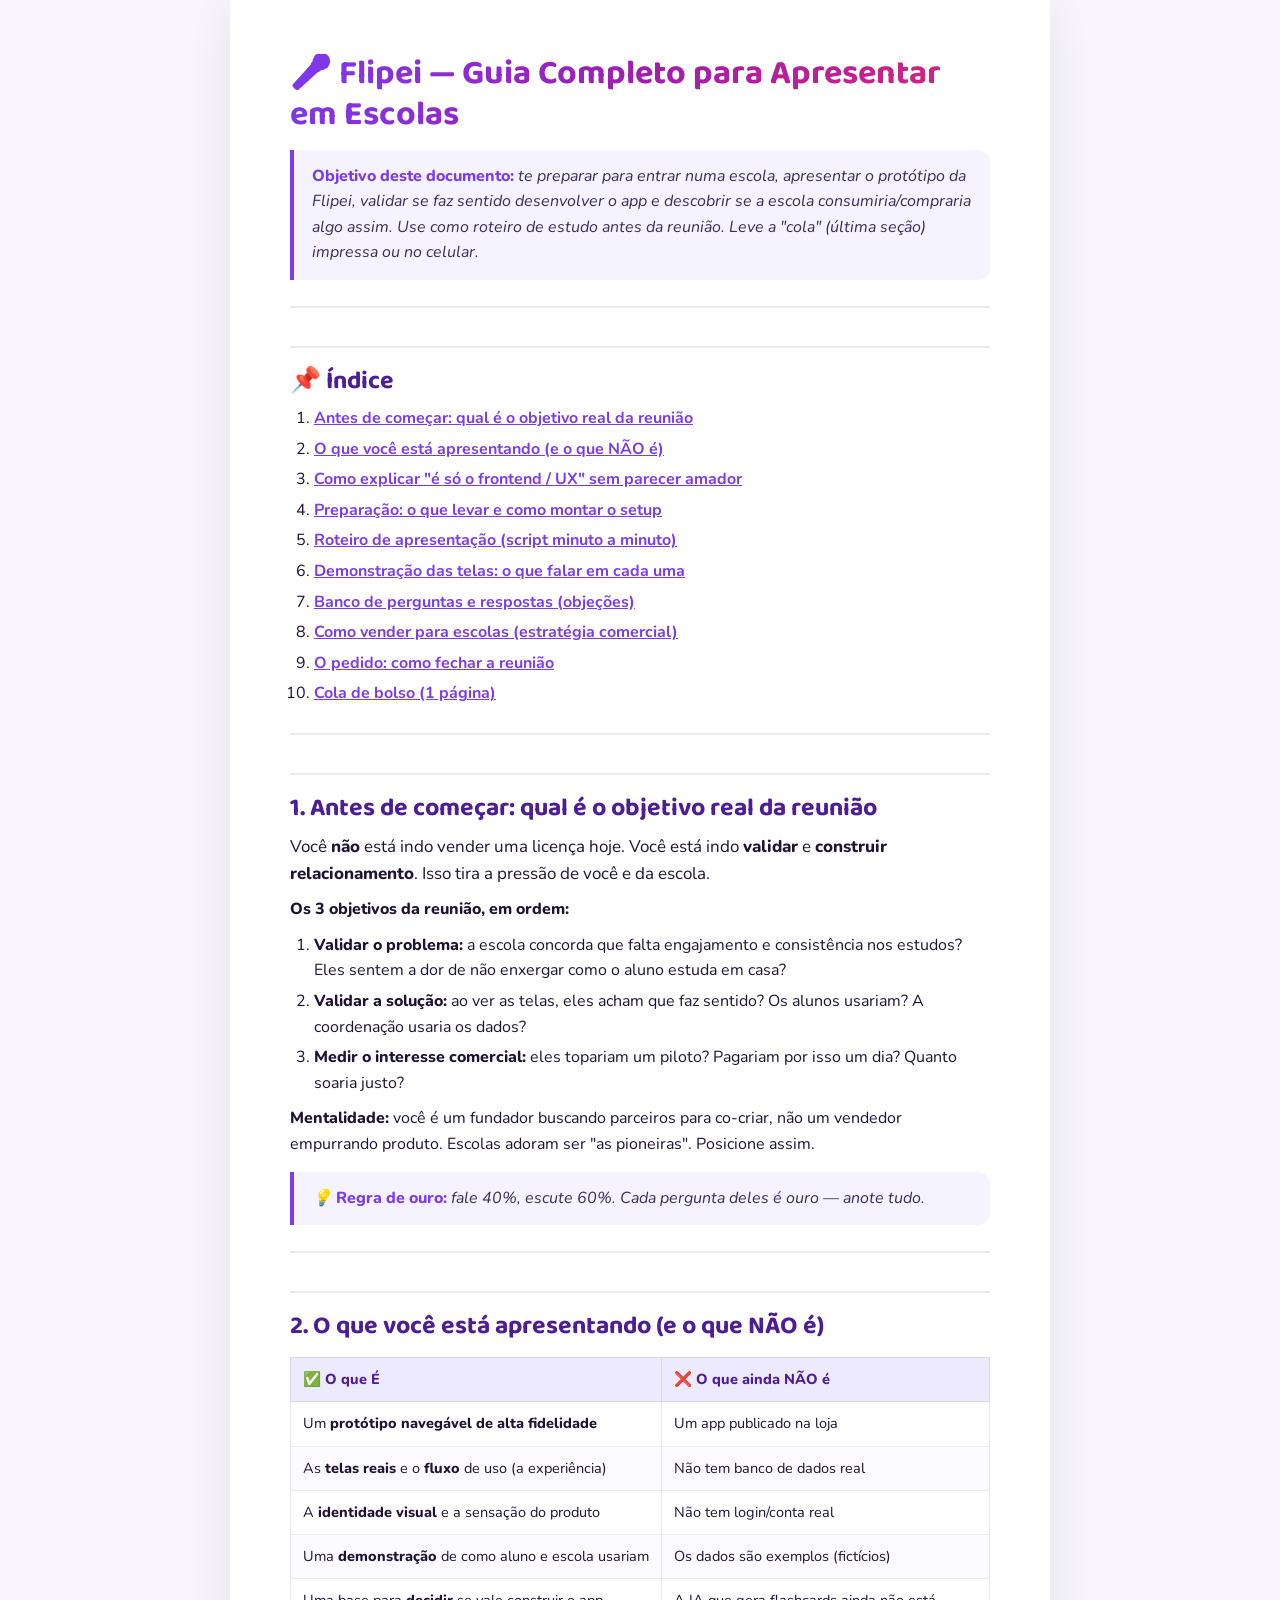
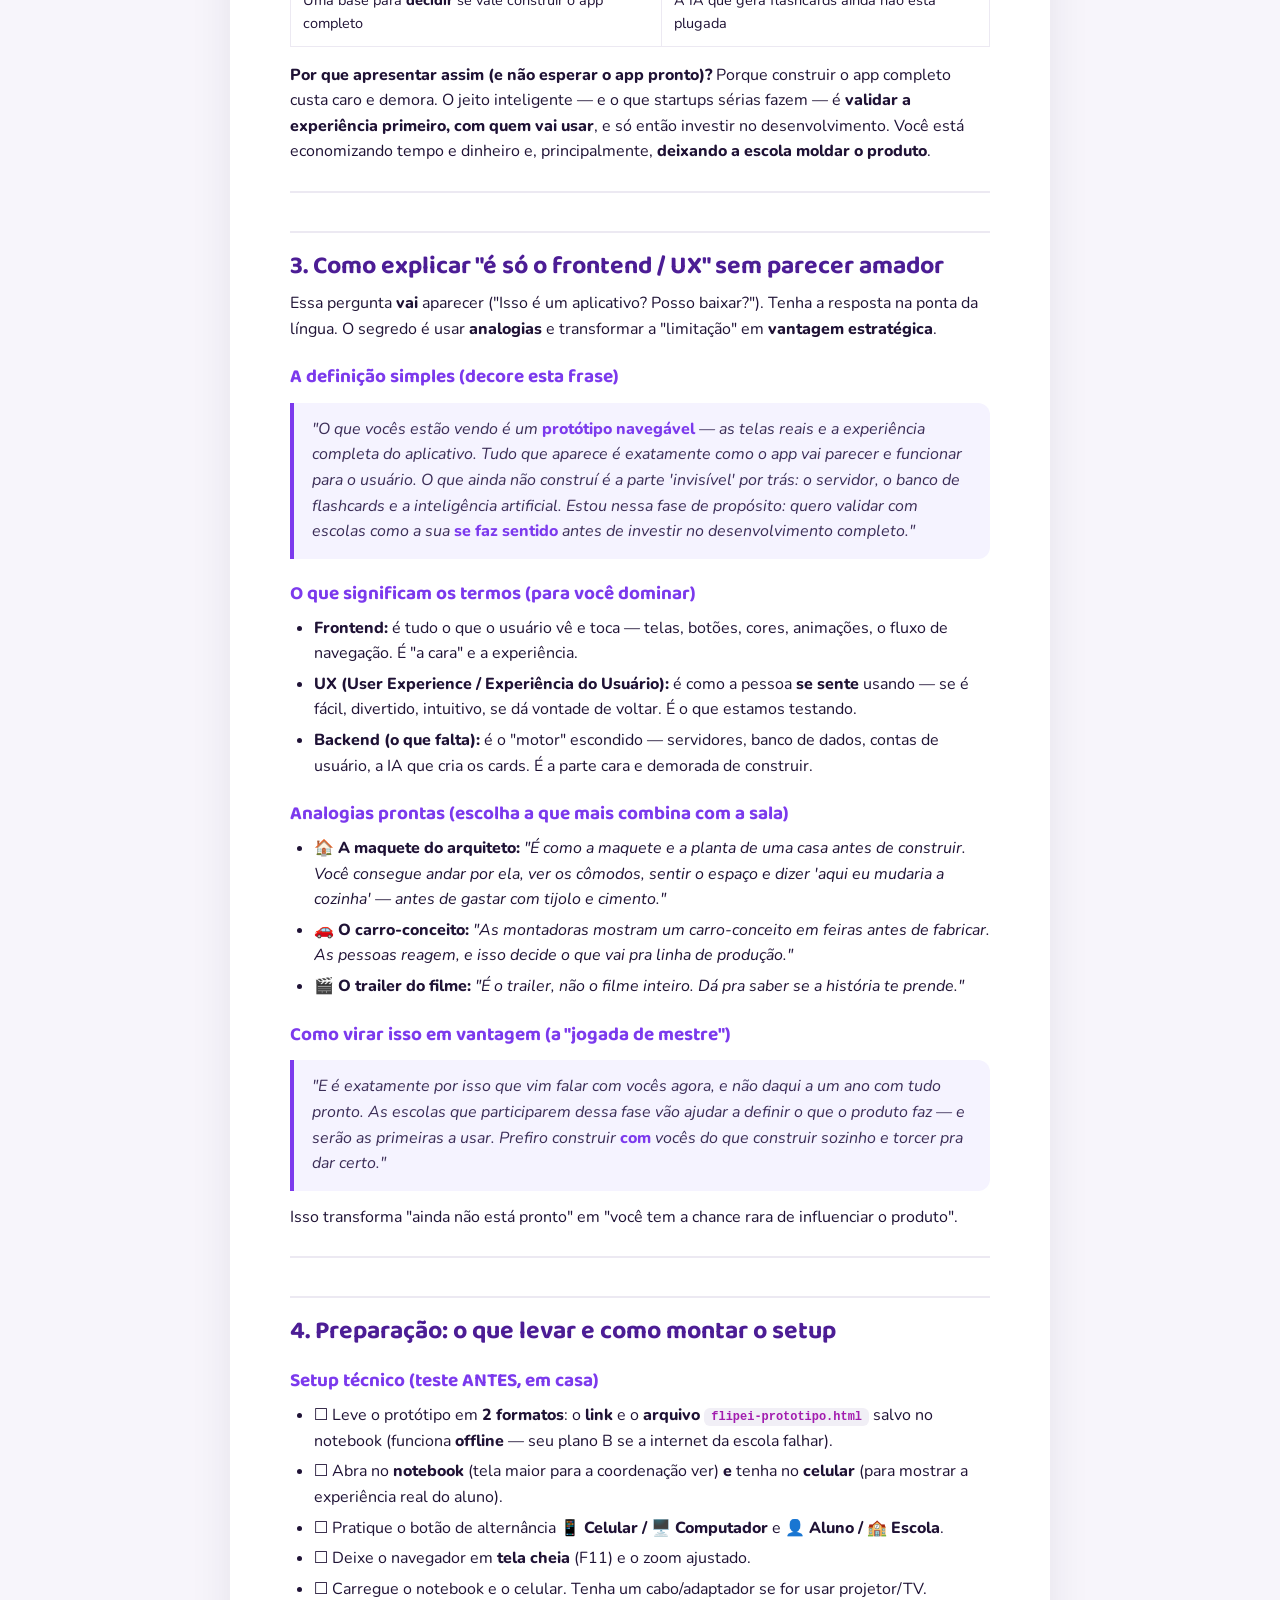
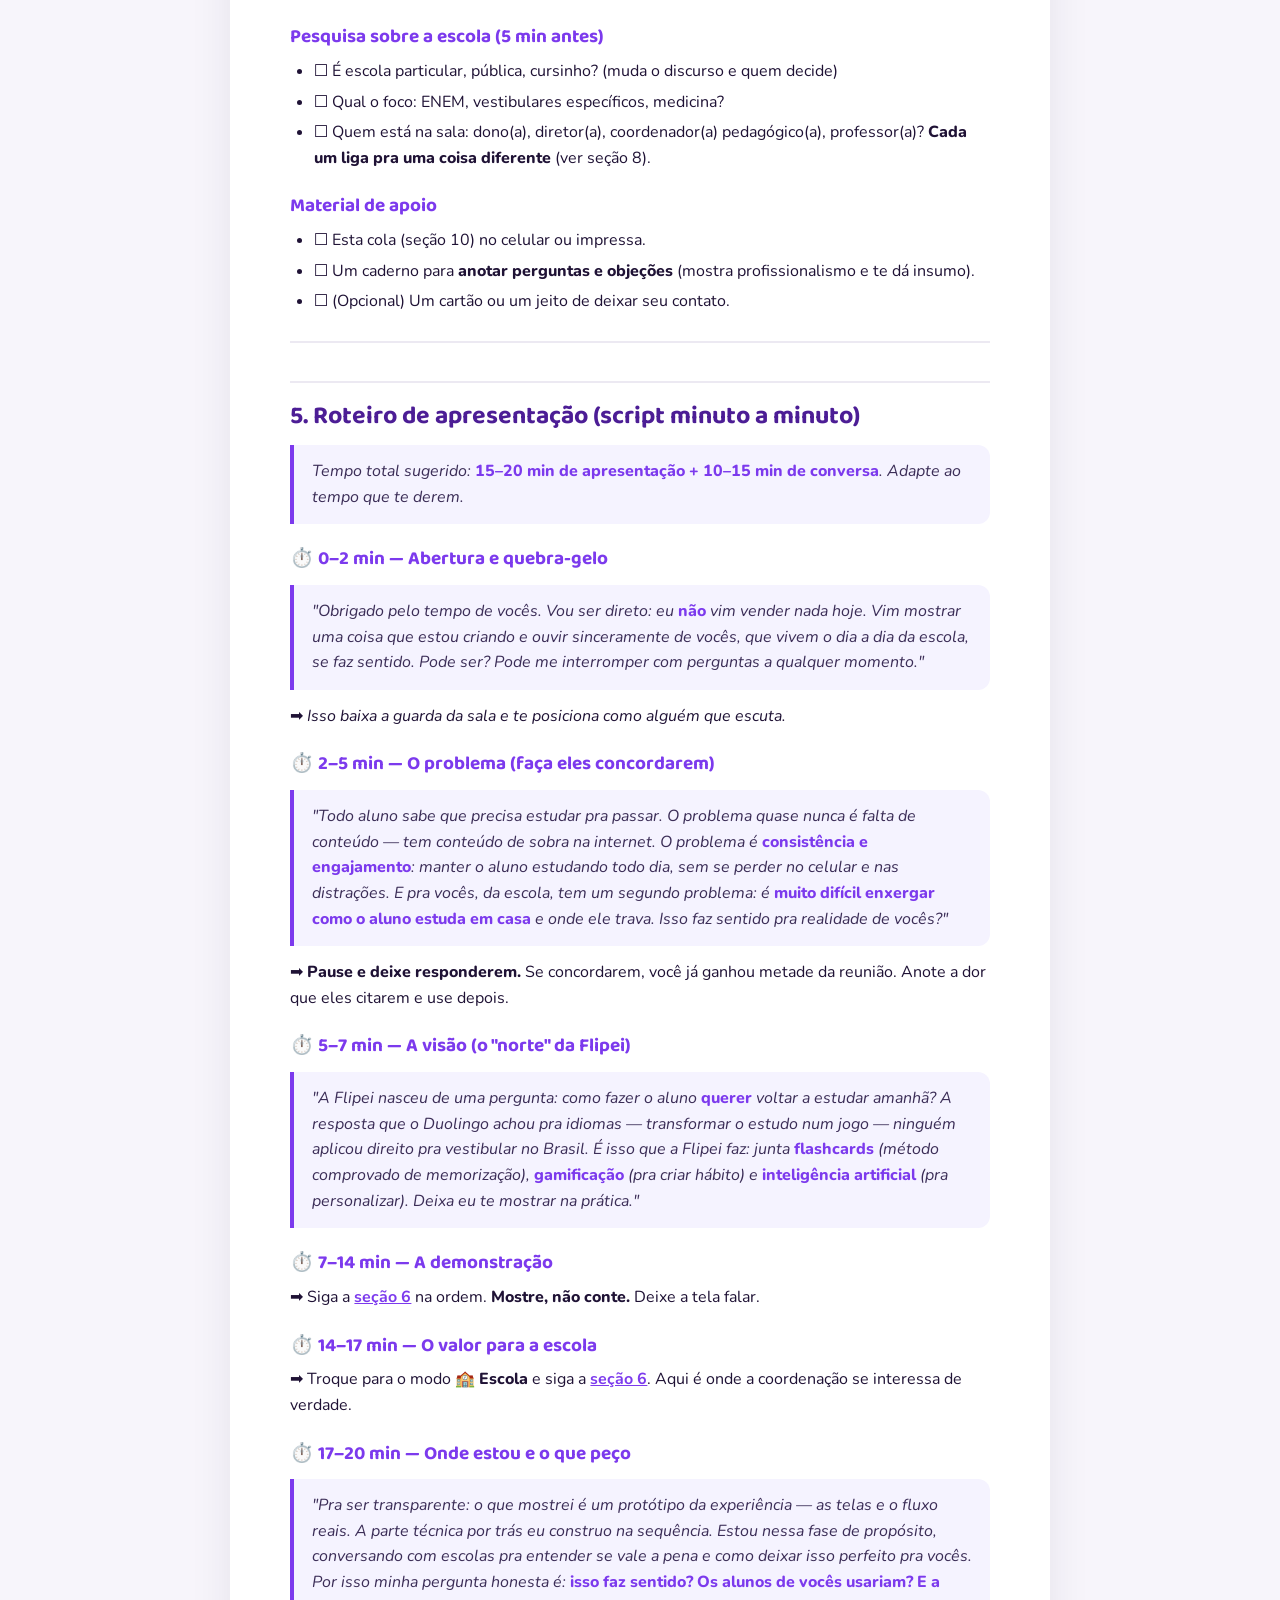
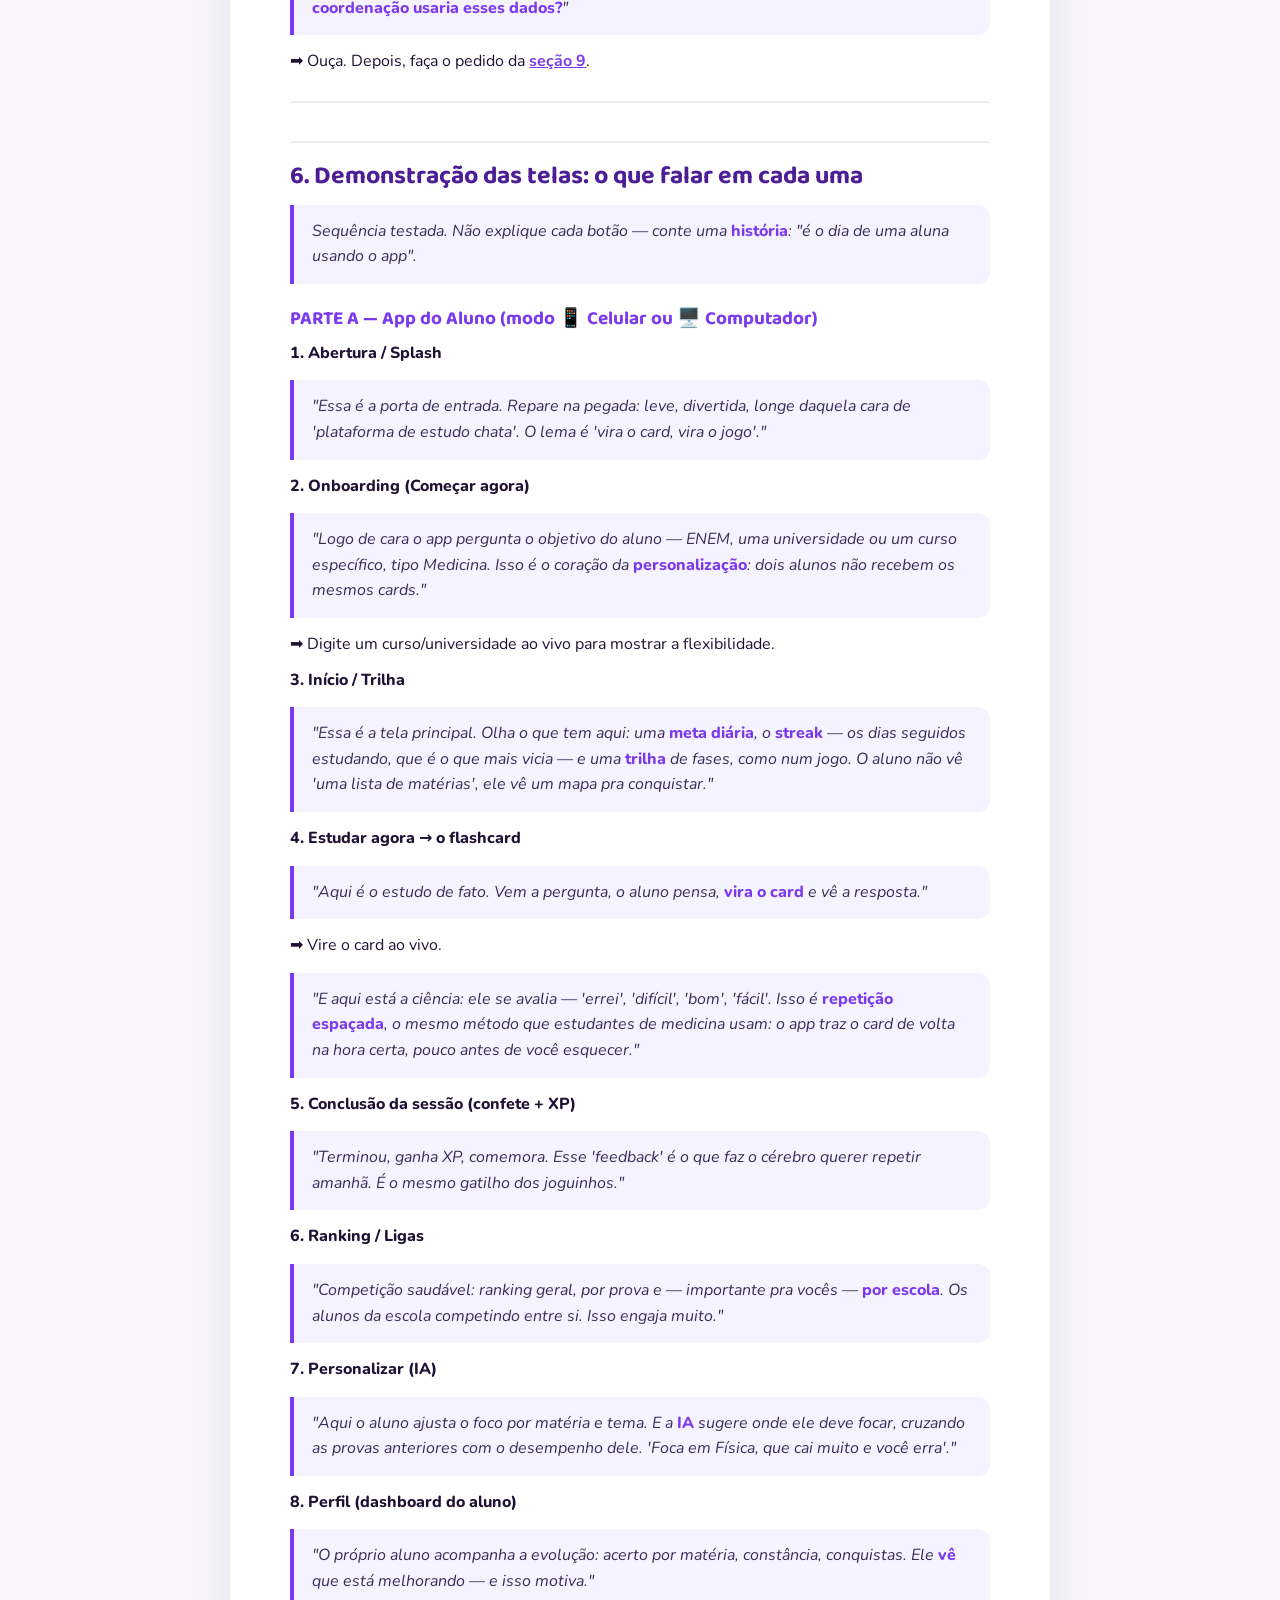
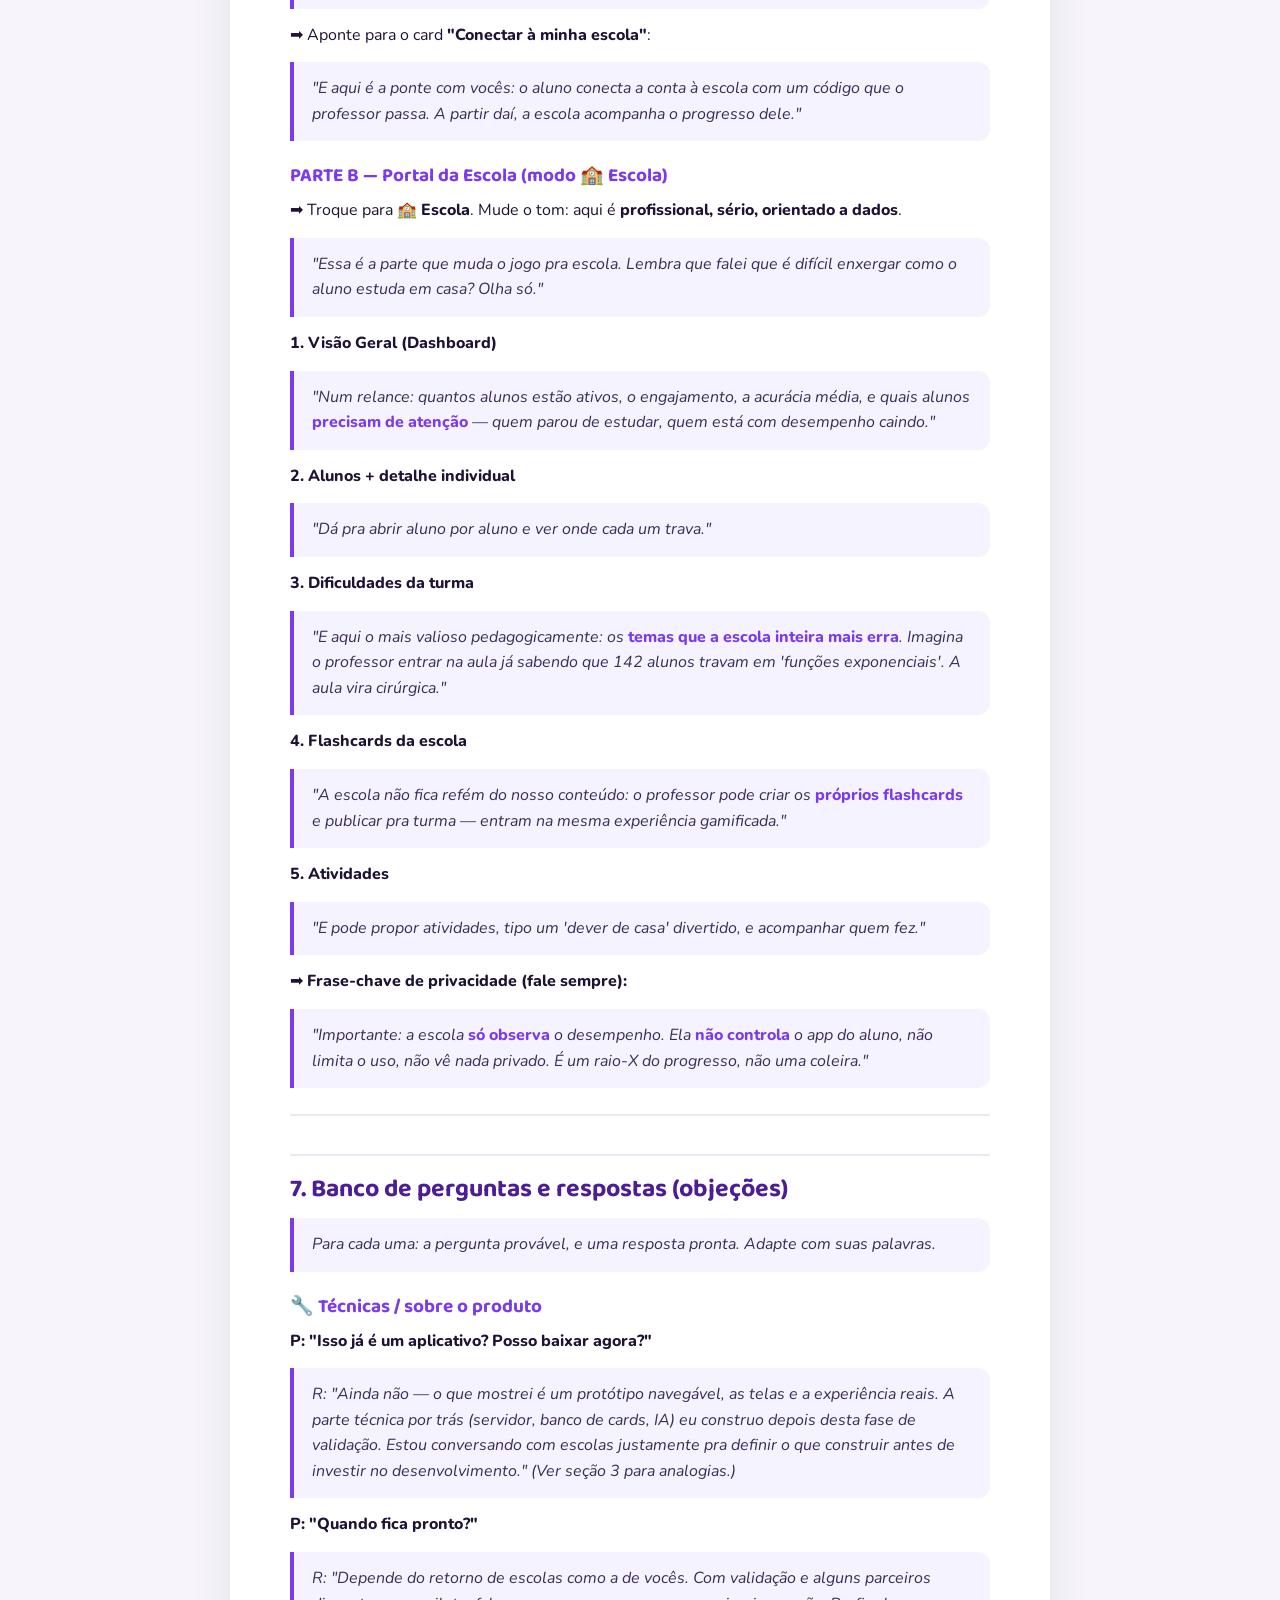
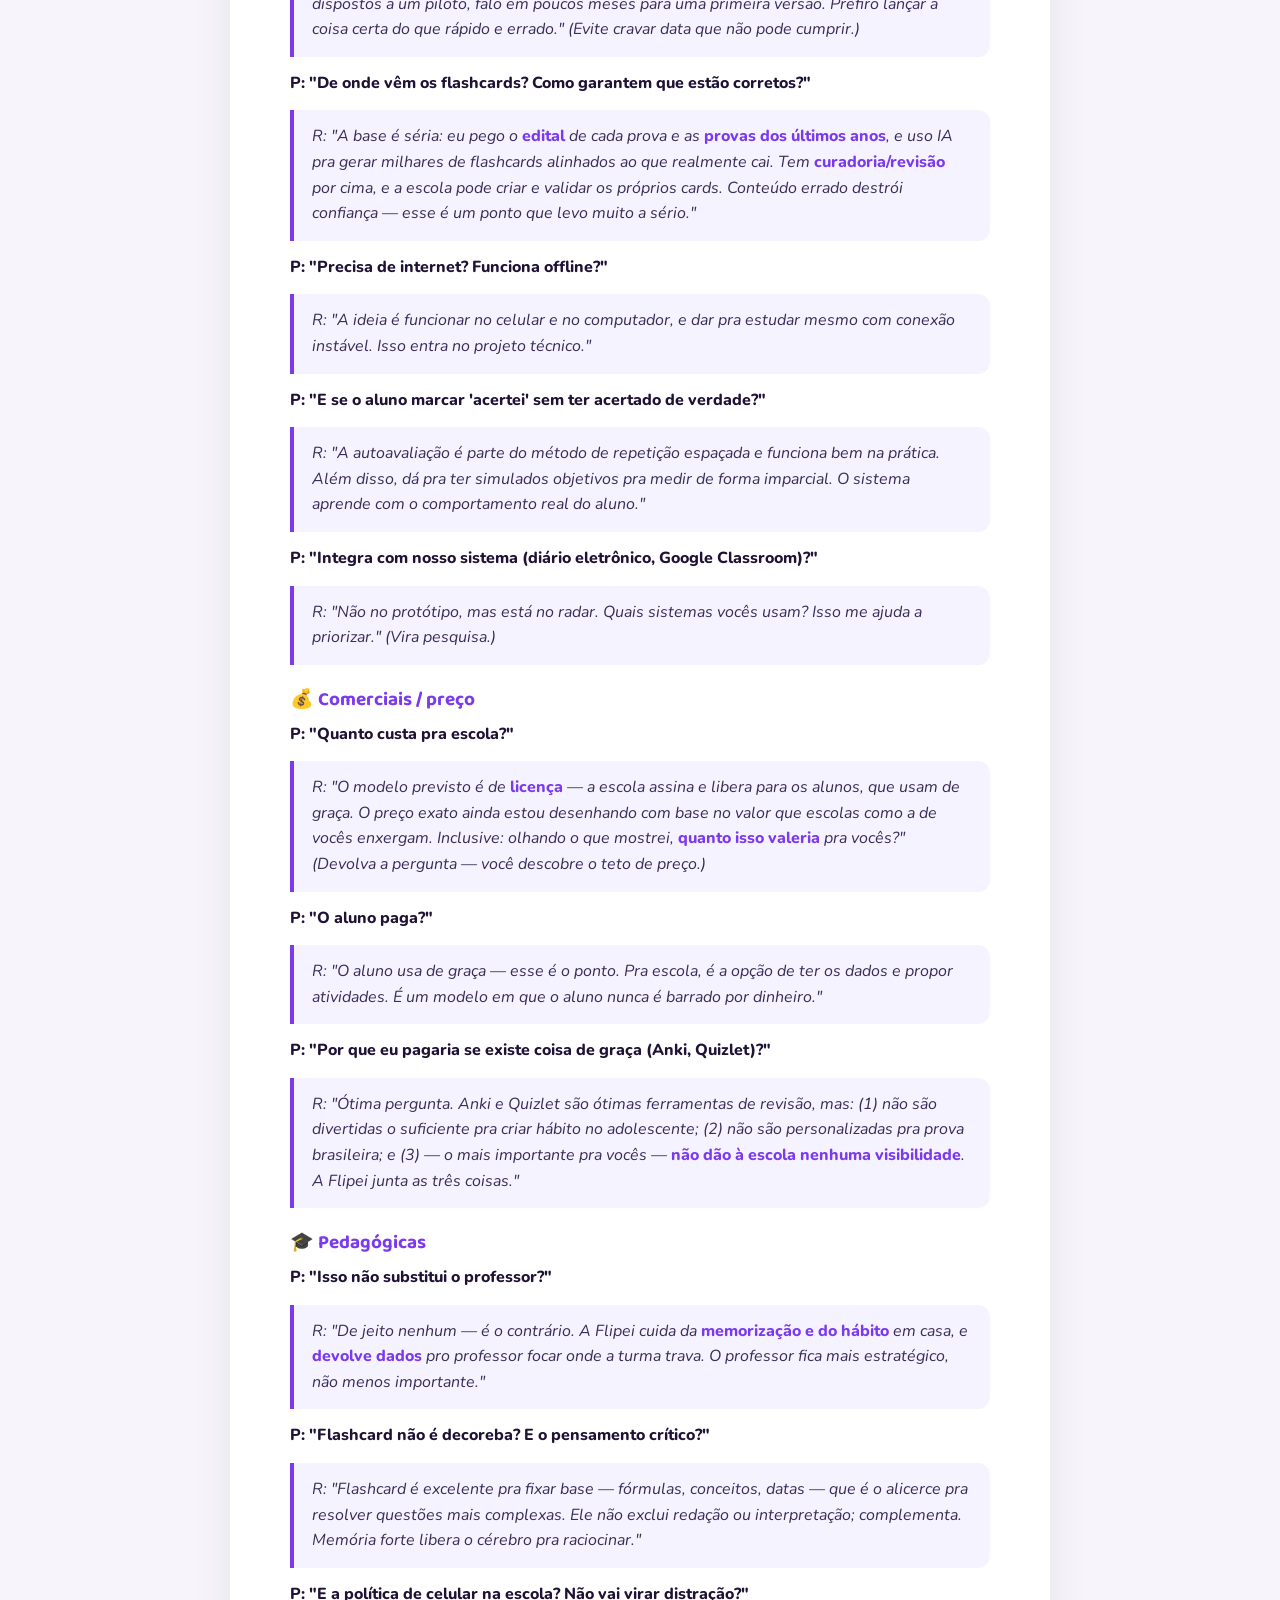
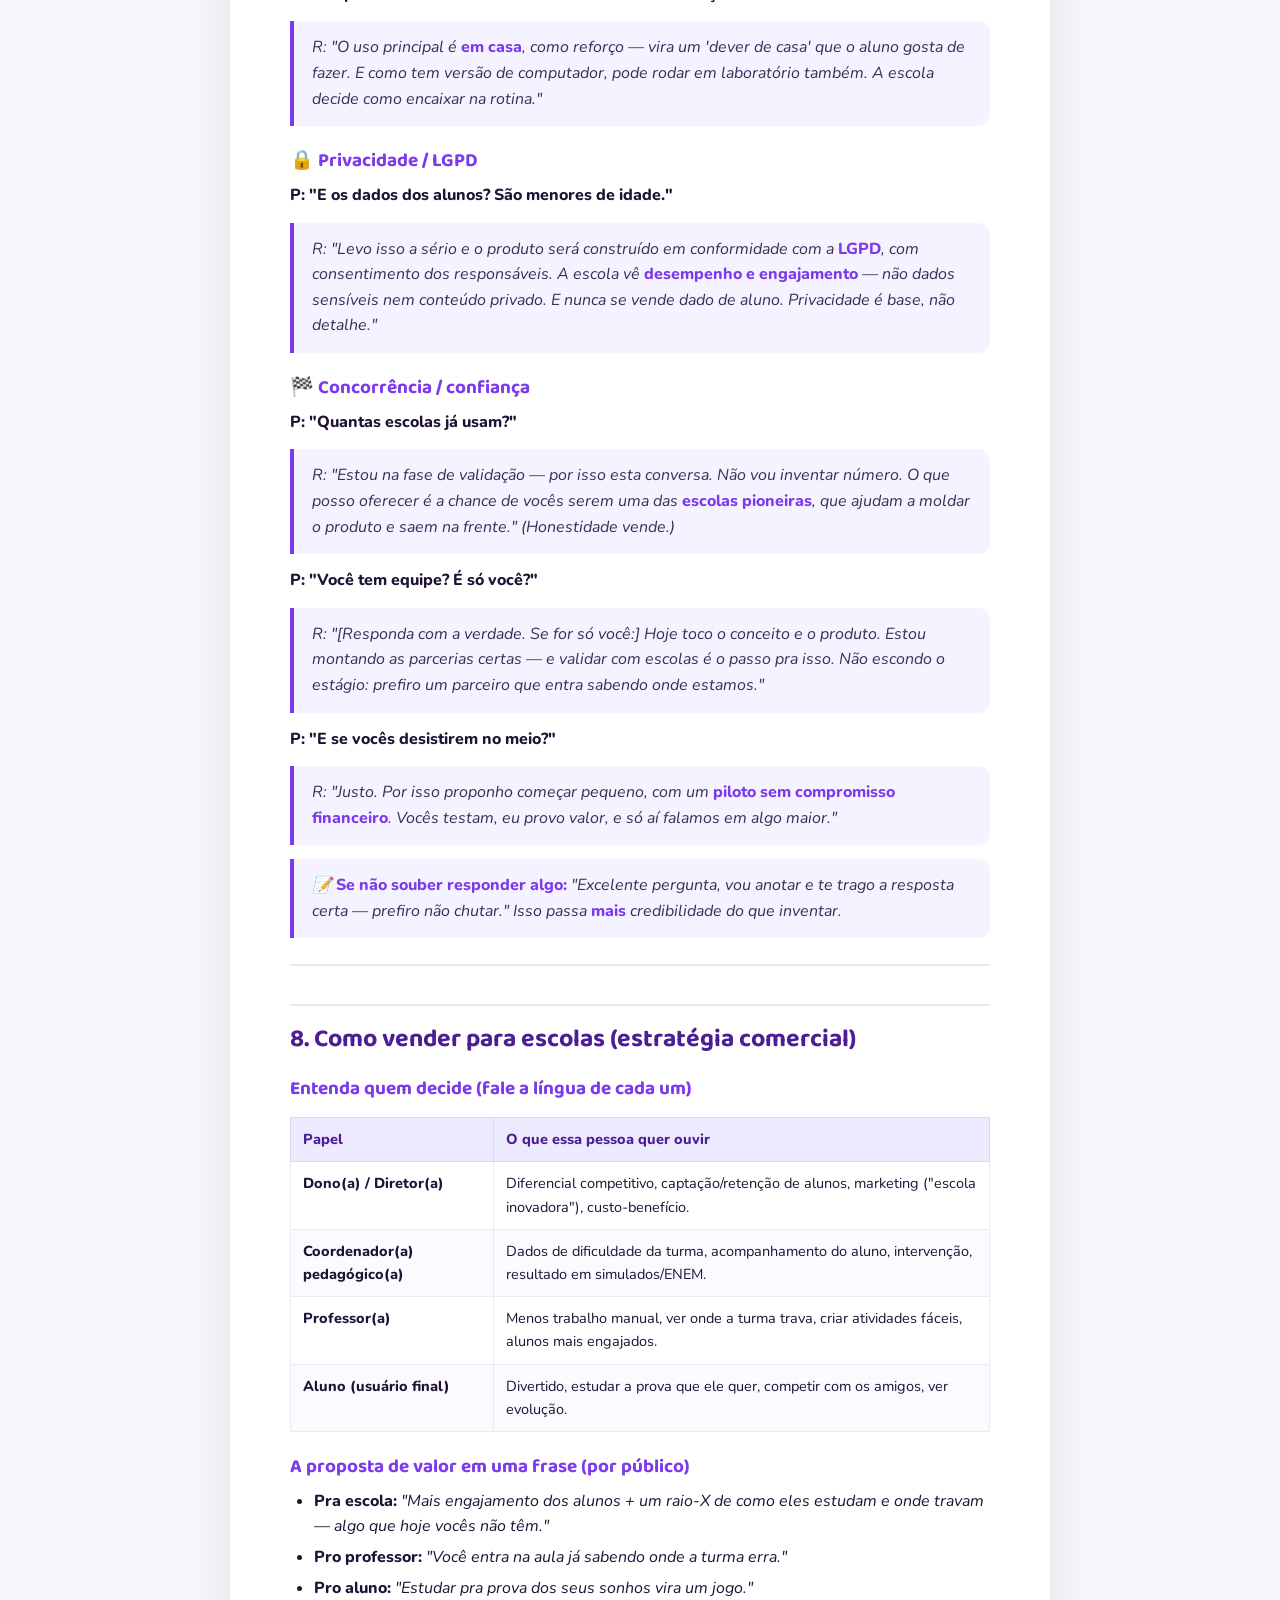
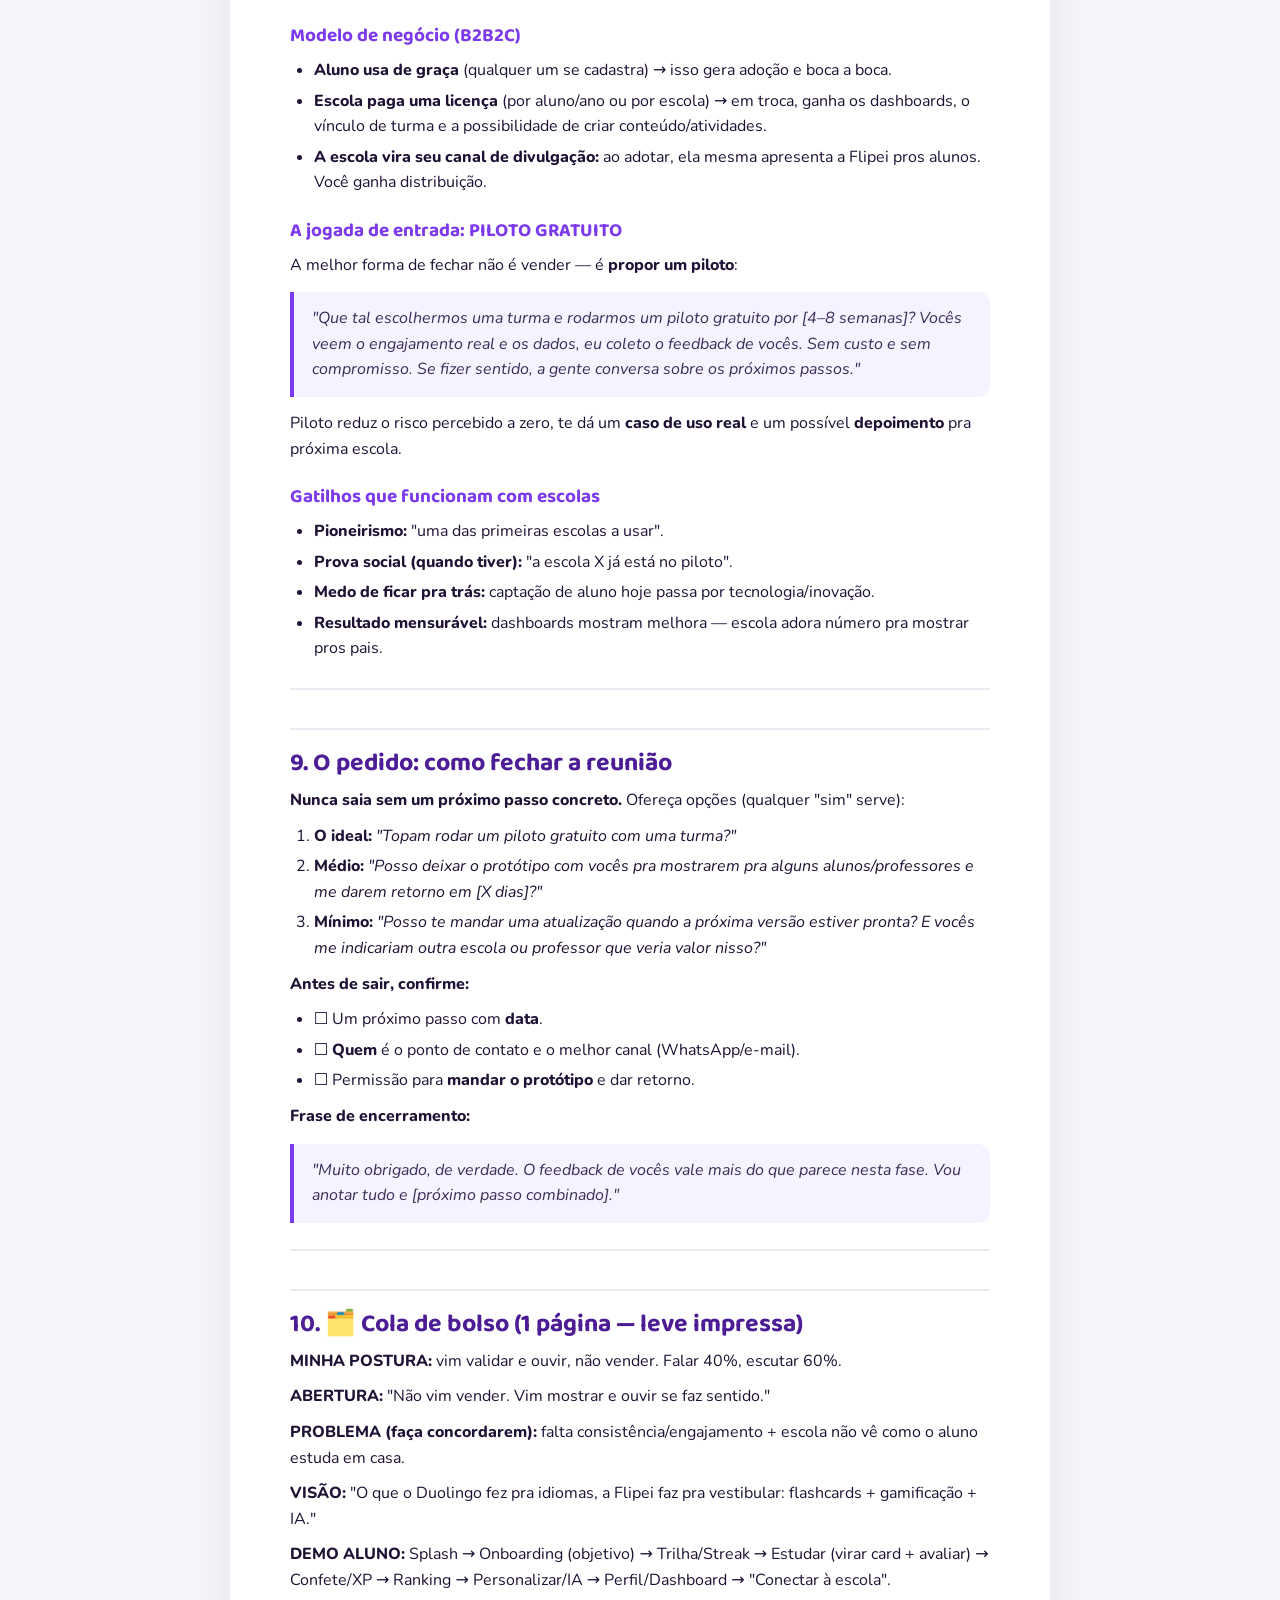
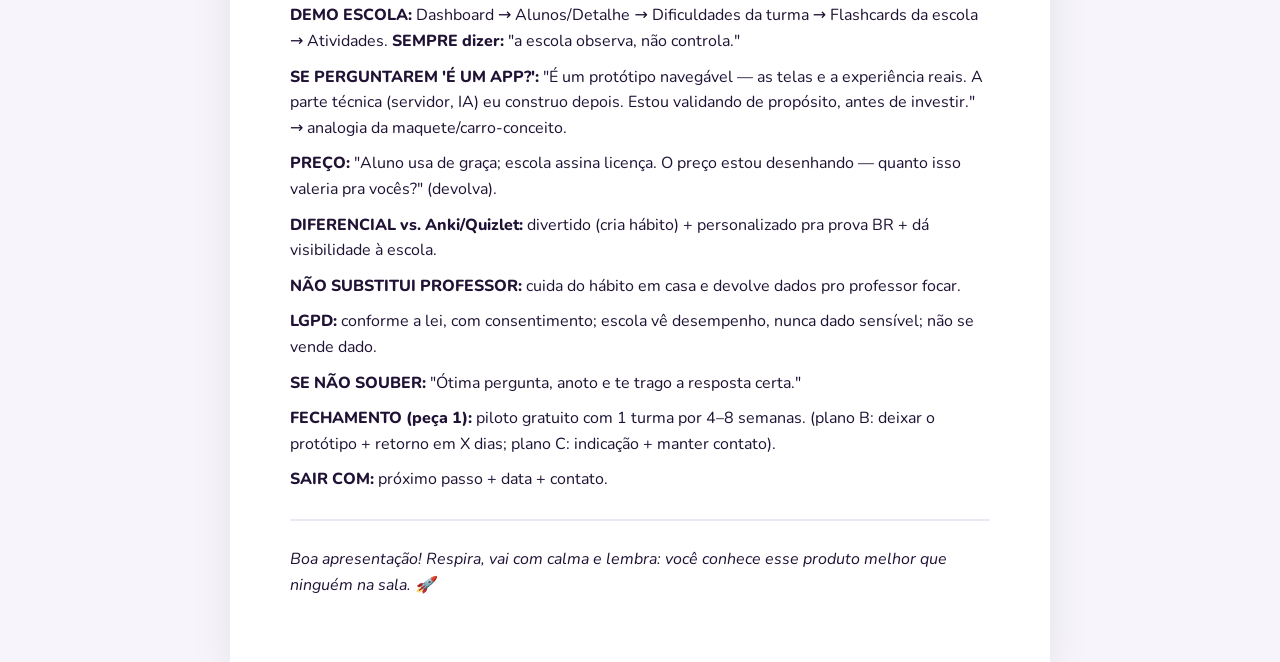
<file: docs/guia-apresentacao-escolas.html>
<!DOCTYPE html><html lang="pt-BR"><head><meta charset="UTF-8"/>
<meta name="viewport" content="width=device-width, initial-scale=1"/>
<title>Flipei — Guia para Apresentar em Escolas</title>
<link href="https://fonts.googleapis.com/css2?family=Nunito:wght@400;600;700;800;900&family=Baloo+2:wght@600;700;800&display=swap" rel="stylesheet"/>
<style>
:root{--roxo:#7C3AED;--magenta:#A21CAF;--ink:#1F1235;--soft:#5B5470;--line:#ECE9F2;--bg:#F7F5FB}
*{box-sizing:border-box}
body{font-family:Nunito,system-ui,sans-serif;color:var(--ink);line-height:1.6;background:var(--bg);margin:0}
.wrap{max-width:820px;margin:0 auto;background:#fff;padding:54px 60px;box-shadow:0 10px 40px rgba(31,18,53,.08)}
h1,h2,h3,h4{font-family:'Baloo 2',sans-serif;line-height:1.2}
h1{font-size:34px;background:linear-gradient(120deg,#7C3AED,#A21CAF,#DB2777);-webkit-background-clip:text;background-clip:text;-webkit-text-fill-color:transparent;margin:0 0 6px}
h2{font-size:25px;margin:38px 0 10px;padding-top:18px;border-top:2px solid var(--line);color:#4C1D95}
h3{font-size:19px;margin:24px 0 8px;color:var(--roxo)}
h4{font-size:16px;margin:18px 0 6px;color:var(--ink)}
p{margin:10px 0}
a{color:var(--roxo);font-weight:700}
hr{border:none;border-top:2px solid var(--line);margin:26px 0}
strong{font-weight:800}
code{background:#F1EFF6;padding:2px 7px;border-radius:6px;font-size:.92em;font-weight:700;color:var(--magenta)}
blockquote{margin:14px 0;padding:14px 18px;background:#F5F3FF;border-left:4px solid var(--roxo);border-radius:0 12px 12px 0;font-style:italic;color:#3b2d57}
blockquote strong{color:var(--roxo);font-style:normal}
table{border-collapse:collapse;width:100%;margin:16px 0;font-size:14.5px}
th{background:#EDE9FE;text-align:left;padding:10px 12px;font-weight:800;color:#4C1D95;border:1px solid #DDD6F0}
td{padding:10px 12px;border:1px solid var(--line);vertical-align:top}
tr:nth-child(even) td{background:#FBFAFE}
ul,ol{margin:10px 0;padding-left:24px}
li{margin:5px 0}
.wrap>p:first-of-type{font-size:17px}
@media print{body{background:#fff}.wrap{box-shadow:none;max-width:100%;padding:0 8px}h2{break-after:avoid}table,blockquote{break-inside:avoid}}
@media(max-width:640px){.wrap{padding:28px 20px}}
</style></head><body><div class="wrap">
<h1>🎤 Flipei — Guia Completo para Apresentar em Escolas</h1><blockquote><strong>Objetivo deste documento:</strong> te preparar para entrar numa escola, apresentar o protótipo da Flipei, validar se faz sentido desenvolver o app e descobrir se a escola consumiria/compraria algo assim. Use como roteiro de estudo antes da reunião. Leve a "cola" (última seção) impressa ou no celular.</blockquote><hr><h2>📌 Índice</h2><ol><li><a href="#1">Antes de começar: qual é o objetivo real da reunião</a></li><li><a href="#2">O que você está apresentando (e o que NÃO é)</a></li><li><a href="#3">Como explicar "é só o frontend / UX" sem parecer amador</a></li><li><a href="#4">Preparação: o que levar e como montar o setup</a></li><li><a href="#5">Roteiro de apresentação (script minuto a minuto)</a></li><li><a href="#6">Demonstração das telas: o que falar em cada uma</a></li><li><a href="#7">Banco de perguntas e respostas (objeções)</a></li><li><a href="#8">Como vender para escolas (estratégia comercial)</a></li><li><a href="#9">O pedido: como fechar a reunião</a></li><li><a href="#10">Cola de bolso (1 página)</a></li></ol><hr><a name="1"></a>
<h2>1. Antes de começar: qual é o objetivo real da reunião</h2><p>Você <strong>não</strong> está indo vender uma licença hoje. Você está indo <strong>validar</strong> e <strong>construir relacionamento</strong>. Isso tira a pressão de você e da escola.</p><p><strong>Os 3 objetivos da reunião, em ordem:</strong></p><ol><li><strong>Validar o problema:</strong> a escola concorda que falta engajamento e consistência nos estudos? Eles sentem a dor de não enxergar como o aluno estuda em casa?</li><li><strong>Validar a solução:</strong> ao ver as telas, eles acham que faz sentido? Os alunos usariam? A coordenação usaria os dados?</li><li><strong>Medir o interesse comercial:</strong> eles topariam um piloto? Pagariam por isso um dia? Quanto soaria justo?</li></ol><p><strong>Mentalidade:</strong> você é um fundador buscando parceiros para co-criar, não um vendedor empurrando produto. Escolas adoram ser "as pioneiras". Posicione assim.</p><blockquote>💡 <strong>Regra de ouro:</strong> fale 40%, escute 60%. Cada pergunta deles é ouro — anote tudo.</blockquote><hr><a name="2"></a>
<h2>2. O que você está apresentando (e o que NÃO é)</h2><table><thead><tr><th>✅ O que É</th><th>❌ O que ainda NÃO é</th></tr></thead><tbody><tr><td>Um <strong>protótipo navegável de alta fidelidade</strong></td><td>Um app publicado na loja</td></tr><tr><td>As <strong>telas reais</strong> e o <strong>fluxo</strong> de uso (a experiência)</td><td>Não tem banco de dados real</td></tr><tr><td>A <strong>identidade visual</strong> e a sensação do produto</td><td>Não tem login/conta real</td></tr><tr><td>Uma <strong>demonstração</strong> de como aluno e escola usariam</td><td>Os dados são exemplos (fictícios)</td></tr><tr><td>Uma base para <strong>decidir</strong> se vale construir o app completo</td><td>A IA que gera flashcards ainda não está plugada</td></tr></tbody></table><p><strong>Por que apresentar assim (e não esperar o app pronto)?</strong> Porque construir o app completo custa caro e demora. O jeito inteligente — e o que startups sérias fazem — é <strong>validar a experiência primeiro, com quem vai usar</strong>, e só então investir no desenvolvimento. Você está economizando tempo e dinheiro e, principalmente, <strong>deixando a escola moldar o produto</strong>.</p><hr><a name="3"></a>
<h2>3. Como explicar "é só o frontend / UX" sem parecer amador</h2><p>Essa pergunta <strong>vai</strong> aparecer ("Isso é um aplicativo? Posso baixar?"). Tenha a resposta na ponta da língua. O segredo é usar <strong>analogias</strong> e transformar a "limitação" em <strong>vantagem estratégica</strong>.</p><h3>A definição simples (decore esta frase)</h3><blockquote><em>"O que vocês estão vendo é um <strong>protótipo navegável</strong> — as telas reais e a experiência completa do aplicativo. Tudo que aparece é exatamente como o app vai parecer e funcionar para o usuário. O que ainda não construí é a parte 'invisível' por trás: o servidor, o banco de flashcards e a inteligência artificial. Estou nessa fase de propósito: quero validar com escolas como a sua <strong>se faz sentido</strong> antes de investir no desenvolvimento completo."</em></blockquote><h3>O que significam os termos (para você dominar)</h3><ul><li><strong>Frontend:</strong> é tudo o que o usuário vê e toca — telas, botões, cores, animações, o fluxo de navegação. É "a cara" e a experiência.</li><li><strong>UX (User Experience / Experiência do Usuário):</strong> é como a pessoa <strong>se sente</strong> usando — se é fácil, divertido, intuitivo, se dá vontade de voltar. É o que estamos testando.</li><li><strong>Backend (o que falta):</strong> é o "motor" escondido — servidores, banco de dados, contas de usuário, a IA que cria os cards. É a parte cara e demorada de construir.</li></ul><h3>Analogias prontas (escolha a que mais combina com a sala)</h3><ul><li>🏠 <strong>A maquete do arquiteto:</strong> <em>"É como a maquete e a planta de uma casa antes de construir. Você consegue andar por ela, ver os cômodos, sentir o espaço e dizer 'aqui eu mudaria a cozinha' — antes de gastar com tijolo e cimento."</em></li><li>🚗 <strong>O carro-conceito:</strong> <em>"As montadoras mostram um carro-conceito em feiras antes de fabricar. As pessoas reagem, e isso decide o que vai pra linha de produção."</em></li><li>🎬 <strong>O trailer do filme:</strong> <em>"É o trailer, não o filme inteiro. Dá pra saber se a história te prende."</em></li></ul><h3>Como virar isso em vantagem (a "jogada de mestre")</h3><blockquote><em>"E é exatamente por isso que vim falar com vocês agora, e não daqui a um ano com tudo pronto. As escolas que participarem dessa fase vão ajudar a definir o que o produto faz — e serão as primeiras a usar. Prefiro construir <strong>com</strong> vocês do que construir sozinho e torcer pra dar certo."</em></blockquote><p>Isso transforma "ainda não está pronto" em "você tem a chance rara de influenciar o produto".</p><hr><a name="4"></a>
<h2>4. Preparação: o que levar e como montar o setup</h2><h3>Setup técnico (teste ANTES, em casa)</h3><ul><li>☐ Leve o protótipo em <strong>2 formatos</strong>: o <strong>link</strong> e o <strong>arquivo <code>flipei-prototipo.html</code></strong> salvo no notebook (funciona <strong>offline</strong> — seu plano B se a internet da escola falhar).</li><li>☐ Abra no <strong>notebook</strong> (tela maior para a coordenação ver) <strong>e</strong> tenha no <strong>celular</strong> (para mostrar a experiência real do aluno).</li><li>☐ Pratique o botão de alternância <strong>📱 Celular / 🖥️ Computador</strong> e <strong>👤 Aluno / 🏫 Escola</strong>.</li><li>☐ Deixe o navegador em <strong>tela cheia</strong> (F11) e o zoom ajustado.</li><li>☐ Carregue o notebook e o celular. Tenha um cabo/adaptador se for usar projetor/TV.</li></ul><h3>Pesquisa sobre a escola (5 min antes)</h3><ul><li>☐ É escola particular, pública, cursinho? (muda o discurso e quem decide)</li><li>☐ Qual o foco: ENEM, vestibulares específicos, medicina?</li><li>☐ Quem está na sala: dono(a), diretor(a), coordenador(a) pedagógico(a), professor(a)? <strong>Cada um liga pra uma coisa diferente</strong> (ver seção 8).</li></ul><h3>Material de apoio</h3><ul><li>☐ Esta cola (seção 10) no celular ou impressa.</li><li>☐ Um caderno para <strong>anotar perguntas e objeções</strong> (mostra profissionalismo e te dá insumo).</li><li>☐ (Opcional) Um cartão ou um jeito de deixar seu contato.</li></ul><hr><a name="5"></a>
<h2>5. Roteiro de apresentação (script minuto a minuto)</h2><blockquote>Tempo total sugerido: <strong>15–20 min de apresentação + 10–15 min de conversa</strong>. Adapte ao tempo que te derem.</blockquote><h3>⏱️ 0–2 min — Abertura e quebra-gelo</h3><blockquote><em>"Obrigado pelo tempo de vocês. Vou ser direto: eu <strong>não</strong> vim vender nada hoje. Vim mostrar uma coisa que estou criando e ouvir sinceramente de vocês, que vivem o dia a dia da escola, se faz sentido. Pode ser? Pode me interromper com perguntas a qualquer momento."</em></blockquote><p>➡️ <em>Isso baixa a guarda da sala e te posiciona como alguém que escuta.</em></p><h3>⏱️ 2–5 min — O problema (faça eles concordarem)</h3><blockquote><em>"Todo aluno sabe que precisa estudar pra passar. O problema quase nunca é falta de conteúdo — tem conteúdo de sobra na internet. O problema é <strong>consistência e engajamento</strong>: manter o aluno estudando todo dia, sem se perder no celular e nas distrações. E pra vocês, da escola, tem um segundo problema: é <strong>muito difícil enxergar como o aluno estuda em casa</strong> e onde ele trava. Isso faz sentido pra realidade de vocês?"</em></blockquote><p>➡️ <strong>Pause e deixe responderem.</strong> Se concordarem, você já ganhou metade da reunião. Anote a dor que eles citarem e use depois.</p><h3>⏱️ 5–7 min — A visão (o "norte" da Flipei)</h3><blockquote><em>"A Flipei nasceu de uma pergunta: como fazer o aluno <strong>querer</strong> voltar a estudar amanhã? A resposta que o Duolingo achou pra idiomas — transformar o estudo num jogo — ninguém aplicou direito pra vestibular no Brasil. É isso que a Flipei faz: junta <strong>flashcards</strong> (método comprovado de memorização), <strong>gamificação</strong> (pra criar hábito) e <strong>inteligência artificial</strong> (pra personalizar). Deixa eu te mostrar na prática."</em></blockquote><h3>⏱️ 7–14 min — A demonstração</h3><p>➡️ Siga a <a href="#6">seção 6</a> na ordem. <strong>Mostre, não conte.</strong> Deixe a tela falar.</p><h3>⏱️ 14–17 min — O valor para a escola</h3><p>➡️ Troque para o modo <strong>🏫 Escola</strong> e siga a <a href="#6">seção 6</a>. Aqui é onde a coordenação se interessa de verdade.</p><h3>⏱️ 17–20 min — Onde estou e o que peço</h3><blockquote><em>"Pra ser transparente: o que mostrei é um protótipo da experiência — as telas e o fluxo reais. A parte técnica por trás eu construo na sequência. Estou nessa fase de propósito, conversando com escolas pra entender se vale a pena e como deixar isso perfeito pra vocês. Por isso minha pergunta honesta é: <strong>isso faz sentido? Os alunos de vocês usariam? E a coordenação usaria esses dados?</strong>"</em></blockquote><p>➡️ Ouça. Depois, faça o pedido da <a href="#9">seção 9</a>.</p><hr><a name="6"></a>
<h2>6. Demonstração das telas: o que falar em cada uma</h2><blockquote>Sequência testada. Não explique cada botão — conte uma <strong>história</strong>: "é o dia de uma aluna usando o app".</blockquote><h3>PARTE A — App do Aluno (modo 📱 Celular ou 🖥️ Computador)</h3><p><strong>1. Abertura / Splash</strong></p><blockquote><em>"Essa é a porta de entrada. Repare na pegada: leve, divertida, longe daquela cara de 'plataforma de estudo chata'. O lema é 'vira o card, vira o jogo'."</em></blockquote><p><strong>2. Onboarding (Começar agora)</strong></p><blockquote><em>"Logo de cara o app pergunta o objetivo do aluno — ENEM, uma universidade ou um curso específico, tipo Medicina. Isso é o coração da <strong>personalização</strong>: dois alunos não recebem os mesmos cards."</em></blockquote><p>➡️ Digite um curso/universidade ao vivo para mostrar a flexibilidade.</p><p><strong>3. Início / Trilha</strong></p><blockquote><em>"Essa é a tela principal. Olha o que tem aqui: uma <strong>meta diária</strong>, o <strong>streak</strong> — os dias seguidos estudando, que é o que mais vicia — e uma <strong>trilha</strong> de fases, como num jogo. O aluno não vê 'uma lista de matérias', ele vê um mapa pra conquistar."</em></blockquote><p><strong>4. Estudar agora → o flashcard</strong></p><blockquote><em>"Aqui é o estudo de fato. Vem a pergunta, o aluno pensa, <strong>vira o card</strong> e vê a resposta."</em></blockquote><p>➡️ Vire o card ao vivo.</p><blockquote><em>"E aqui está a ciência: ele se avalia — 'errei', 'difícil', 'bom', 'fácil'. Isso é <strong>repetição espaçada</strong>, o mesmo método que estudantes de medicina usam: o app traz o card de volta na hora certa, pouco antes de você esquecer."</em></blockquote><p><strong>5. Conclusão da sessão (confete + XP)</strong></p><blockquote><em>"Terminou, ganha XP, comemora. Esse 'feedback' é o que faz o cérebro querer repetir amanhã. É o mesmo gatilho dos joguinhos."</em></blockquote><p><strong>6. Ranking / Ligas</strong></p><blockquote><em>"Competição saudável: ranking geral, por prova e — importante pra vocês — <strong>por escola</strong>. Os alunos da escola competindo entre si. Isso engaja muito."</em></blockquote><p><strong>7. Personalizar (IA)</strong></p><blockquote><em>"Aqui o aluno ajusta o foco por matéria e tema. E a <strong>IA</strong> sugere onde ele deve focar, cruzando as provas anteriores com o desempenho dele. 'Foca em Física, que cai muito e você erra'."</em></blockquote><p><strong>8. Perfil (dashboard do aluno)</strong></p><blockquote><em>"O próprio aluno acompanha a evolução: acerto por matéria, constância, conquistas. Ele <strong>vê</strong> que está melhorando — e isso motiva."</em></blockquote><p>➡️ Aponte para o card <strong>"Conectar à minha escola"</strong>:</p><blockquote><em>"E aqui é a ponte com vocês: o aluno conecta a conta à escola com um código que o professor passa. A partir daí, a escola acompanha o progresso dele."</em></blockquote><h3>PARTE B — Portal da Escola (modo 🏫 Escola)</h3><p>➡️ Troque para <strong>🏫 Escola</strong>. Mude o tom: aqui é <strong>profissional, sério, orientado a dados</strong>.</p><blockquote><em>"Essa é a parte que muda o jogo pra escola. Lembra que falei que é difícil enxergar como o aluno estuda em casa? Olha só."</em></blockquote><p><strong>1. Visão Geral (Dashboard)</strong></p><blockquote><em>"Num relance: quantos alunos estão ativos, o engajamento, a acurácia média, e quais alunos <strong>precisam de atenção</strong> — quem parou de estudar, quem está com desempenho caindo."</em></blockquote><p><strong>2. Alunos + detalhe individual</strong></p><blockquote><em>"Dá pra abrir aluno por aluno e ver onde cada um trava."</em></blockquote><p><strong>3. Dificuldades da turma</strong></p><blockquote><em>"E aqui o mais valioso pedagogicamente: os <strong>temas que a escola inteira mais erra</strong>. Imagina o professor entrar na aula já sabendo que 142 alunos travam em 'funções exponenciais'. A aula vira cirúrgica."</em></blockquote><p><strong>4. Flashcards da escola</strong></p><blockquote><em>"A escola não fica refém do nosso conteúdo: o professor pode criar os <strong>próprios flashcards</strong> e publicar pra turma — entram na mesma experiência gamificada."</em></blockquote><p><strong>5. Atividades</strong></p><blockquote><em>"E pode propor atividades, tipo um 'dever de casa' divertido, e acompanhar quem fez."</em></blockquote><p>➡️ <strong>Frase-chave de privacidade (fale sempre):</strong></p><blockquote><em>"Importante: a escola <strong>só observa</strong> o desempenho. Ela <strong>não controla</strong> o app do aluno, não limita o uso, não vê nada privado. É um raio-X do progresso, não uma coleira."</em></blockquote><hr><a name="7"></a>
<h2>7. Banco de perguntas e respostas (objeções)</h2><blockquote>Para cada uma: a pergunta provável, e uma resposta pronta. Adapte com suas palavras.</blockquote><h3>🔧 Técnicas / sobre o produto</h3><p><strong>P: "Isso já é um aplicativo? Posso baixar agora?"</strong></p><blockquote>R: <em>"Ainda não — o que mostrei é um protótipo navegável, as telas e a experiência reais. A parte técnica por trás (servidor, banco de cards, IA) eu construo depois desta fase de validação. Estou conversando com escolas justamente pra definir o que construir antes de investir no desenvolvimento."</em> (Ver seção 3 para analogias.)</blockquote><p><strong>P: "Quando fica pronto?"</strong></p><blockquote>R: <em>"Depende do retorno de escolas como a de vocês. Com validação e alguns parceiros dispostos a um piloto, falo em poucos meses para uma primeira versão. Prefiro lançar a coisa certa do que rápido e errado."</em> <em>(Evite cravar data que não pode cumprir.)</em></blockquote><p><strong>P: "De onde vêm os flashcards? Como garantem que estão corretos?"</strong></p><blockquote>R: <em>"A base é séria: eu pego o <strong>edital</strong> de cada prova e as <strong>provas dos últimos anos</strong>, e uso IA pra gerar milhares de flashcards alinhados ao que realmente cai. Tem <strong>curadoria/revisão</strong> por cima, e a escola pode criar e validar os próprios cards. Conteúdo errado destrói confiança — esse é um ponto que levo muito a sério."</em></blockquote><p><strong>P: "Precisa de internet? Funciona offline?"</strong></p><blockquote>R: <em>"A ideia é funcionar no celular e no computador, e dar pra estudar mesmo com conexão instável. Isso entra no projeto técnico."</em></blockquote><p><strong>P: "E se o aluno marcar 'acertei' sem ter acertado de verdade?"</strong></p><blockquote>R: <em>"A autoavaliação é parte do método de repetição espaçada e funciona bem na prática. Além disso, dá pra ter simulados objetivos pra medir de forma imparcial. O sistema aprende com o comportamento real do aluno."</em></blockquote><p><strong>P: "Integra com nosso sistema (diário eletrônico, Google Classroom)?"</strong></p><blockquote>R: <em>"Não no protótipo, mas está no radar. Quais sistemas vocês usam? Isso me ajuda a priorizar."</em> <em>(Vira pesquisa.)</em></blockquote><h3>💰 Comerciais / preço</h3><p><strong>P: "Quanto custa pra escola?"</strong></p><blockquote>R: <em>"O modelo previsto é de <strong>licença</strong> — a escola assina e libera para os alunos, que usam de graça. O preço exato ainda estou desenhando com base no valor que escolas como a de vocês enxergam. Inclusive: olhando o que mostrei, <strong>quanto isso valeria</strong> pra vocês?"</em> <em>(Devolva a pergunta — você descobre o teto de preço.)</em></blockquote><p><strong>P: "O aluno paga?"</strong></p><blockquote>R: <em>"O aluno usa de graça — esse é o ponto. Pra escola, é a opção de ter os dados e propor atividades. É um modelo em que o aluno nunca é barrado por dinheiro."</em></blockquote><p><strong>P: "Por que eu pagaria se existe coisa de graça (Anki, Quizlet)?"</strong></p><blockquote>R: <em>"Ótima pergunta. Anki e Quizlet são ótimas ferramentas de revisão, mas: (1) não são divertidas o suficiente pra criar hábito no adolescente; (2) não são personalizadas pra prova brasileira; e (3) — o mais importante pra vocês — <strong>não dão à escola nenhuma visibilidade</strong>. A Flipei junta as três coisas."</em></blockquote><h3>🎓 Pedagógicas</h3><p><strong>P: "Isso não substitui o professor?"</strong></p><blockquote>R: <em>"De jeito nenhum — é o contrário. A Flipei cuida da <strong>memorização e do hábito</strong> em casa, e <strong>devolve dados</strong> pro professor focar onde a turma trava. O professor fica mais estratégico, não menos importante."</em></blockquote><p><strong>P: "Flashcard não é decoreba? E o pensamento crítico?"</strong></p><blockquote>R: <em>"Flashcard é excelente pra fixar base — fórmulas, conceitos, datas — que é o alicerce pra resolver questões mais complexas. Ele não exclui redação ou interpretação; complementa. Memória forte libera o cérebro pra raciocinar."</em></blockquote><p><strong>P: "E a política de celular na escola? Não vai virar distração?"</strong></p><blockquote>R: <em>"O uso principal é <strong>em casa</strong>, como reforço — vira um 'dever de casa' que o aluno gosta de fazer. E como tem versão de computador, pode rodar em laboratório também. A escola decide como encaixar na rotina."</em></blockquote><h3>🔒 Privacidade / LGPD</h3><p><strong>P: "E os dados dos alunos? São menores de idade."</strong></p><blockquote>R: <em>"Levo isso a sério e o produto será construído em conformidade com a <strong>LGPD</strong>, com consentimento dos responsáveis. A escola vê <strong>desempenho e engajamento</strong> — não dados sensíveis nem conteúdo privado. E nunca se vende dado de aluno. Privacidade é base, não detalhe."</em></blockquote><h3>🏁 Concorrência / confiança</h3><p><strong>P: "Quantas escolas já usam?"</strong></p><blockquote>R: <em>"Estou na fase de validação — por isso esta conversa. Não vou inventar número. O que posso oferecer é a chance de vocês serem uma das <strong>escolas pioneiras</strong>, que ajudam a moldar o produto e saem na frente."</em> <em>(Honestidade vende.)</em></blockquote><p><strong>P: "Você tem equipe? É só você?"</strong></p><blockquote>R: <em>"[Responda com a verdade. Se for só você:] Hoje toco o conceito e o produto. Estou montando as parcerias certas — e validar com escolas é o passo pra isso. Não escondo o estágio: prefiro um parceiro que entra sabendo onde estamos."</em></blockquote><p><strong>P: "E se vocês desistirem no meio?"</strong></p><blockquote>R: <em>"Justo. Por isso proponho começar pequeno, com um <strong>piloto sem compromisso financeiro</strong>. Vocês testam, eu provo valor, e só aí falamos em algo maior."</em></blockquote><blockquote>📝 <strong>Se não souber responder algo:</strong> <em>"Excelente pergunta, vou anotar e te trago a resposta certa — prefiro não chutar."</em> Isso passa <strong>mais</strong> credibilidade do que inventar.</blockquote><hr><a name="8"></a>
<h2>8. Como vender para escolas (estratégia comercial)</h2><h3>Entenda quem decide (fale a língua de cada um)</h3><table><thead><tr><th>Papel</th><th>O que essa pessoa quer ouvir</th></tr></thead><tbody><tr><td><strong>Dono(a) / Diretor(a)</strong></td><td>Diferencial competitivo, captação/retenção de alunos, marketing ("escola inovadora"), custo-benefício.</td></tr><tr><td><strong>Coordenador(a) pedagógico(a)</strong></td><td>Dados de dificuldade da turma, acompanhamento do aluno, intervenção, resultado em simulados/ENEM.</td></tr><tr><td><strong>Professor(a)</strong></td><td>Menos trabalho manual, ver onde a turma trava, criar atividades fáceis, alunos mais engajados.</td></tr><tr><td><strong>Aluno (usuário final)</strong></td><td>Divertido, estudar a prova que ele quer, competir com os amigos, ver evolução.</td></tr></tbody></table><h3>A proposta de valor em uma frase (por público)</h3><ul><li><strong>Pra escola:</strong> <em>"Mais engajamento dos alunos + um raio-X de como eles estudam e onde travam — algo que hoje vocês não têm."</em></li><li><strong>Pro professor:</strong> <em>"Você entra na aula já sabendo onde a turma erra."</em></li><li><strong>Pro aluno:</strong> <em>"Estudar pra prova dos seus sonhos vira um jogo."</em></li></ul><h3>Modelo de negócio (B2B2C)</h3><ul><li><strong>Aluno usa de graça</strong> (qualquer um se cadastra) → isso gera adoção e boca a boca.</li><li><strong>Escola paga uma licença</strong> (por aluno/ano ou por escola) → em troca, ganha os dashboards, o vínculo de turma e a possibilidade de criar conteúdo/atividades.</li><li><strong>A escola vira seu canal de divulgação:</strong> ao adotar, ela mesma apresenta a Flipei pros alunos. Você ganha distribuição.</li></ul><h3>A jogada de entrada: PILOTO GRATUITO</h3><p>A melhor forma de fechar não é vender — é <strong>propor um piloto</strong>:</p><blockquote><em>"Que tal escolhermos uma turma e rodarmos um piloto gratuito por [4–8 semanas]? Vocês veem o engajamento real e os dados, eu coleto o feedback de vocês. Sem custo e sem compromisso. Se fizer sentido, a gente conversa sobre os próximos passos."</em></blockquote><p>Piloto reduz o risco percebido a zero, te dá um <strong>caso de uso real</strong> e um possível <strong>depoimento</strong> pra próxima escola.</p><h3>Gatilhos que funcionam com escolas</h3><ul><li><strong>Pioneirismo:</strong> "uma das primeiras escolas a usar".</li><li><strong>Prova social (quando tiver):</strong> "a escola X já está no piloto".</li><li><strong>Medo de ficar pra trás:</strong> captação de aluno hoje passa por tecnologia/inovação.</li><li><strong>Resultado mensurável:</strong> dashboards mostram melhora — escola adora número pra mostrar pros pais.</li></ul><hr><a name="9"></a>
<h2>9. O pedido: como fechar a reunião</h2><p><strong>Nunca saia sem um próximo passo concreto.</strong> Ofereça opções (qualquer "sim" serve):</p><ol><li><strong>O ideal:</strong> <em>"Topam rodar um piloto gratuito com uma turma?"</em></li><li><strong>Médio:</strong> <em>"Posso deixar o protótipo com vocês pra mostrarem pra alguns alunos/professores e me darem retorno em [X dias]?"</em></li><li><strong>Mínimo:</strong> <em>"Posso te mandar uma atualização quando a próxima versão estiver pronta? E vocês me indicariam outra escola ou professor que veria valor nisso?"</em></li></ol><p><strong>Antes de sair, confirme:</strong></p><ul><li>☐ Um próximo passo com <strong>data</strong>.</li><li>☐ <strong>Quem</strong> é o ponto de contato e o melhor canal (WhatsApp/e-mail).</li><li>☐ Permissão para <strong>mandar o protótipo</strong> e dar retorno.</li></ul><p><strong>Frase de encerramento:</strong></p><blockquote><em>"Muito obrigado, de verdade. O feedback de vocês vale mais do que parece nesta fase. Vou anotar tudo e [próximo passo combinado]."</em></blockquote><hr><a name="10"></a>
<h2>10. 🗂️ Cola de bolso (1 página — leve impressa)</h2><p><strong>MINHA POSTURA:</strong> vim validar e ouvir, não vender. Falar 40%, escutar 60%.</p><p><strong>ABERTURA:</strong> "Não vim vender. Vim mostrar e ouvir se faz sentido."</p><p><strong>PROBLEMA (faça concordarem):</strong> falta consistência/engajamento + escola não vê como o aluno estuda em casa.</p><p><strong>VISÃO:</strong> "O que o Duolingo fez pra idiomas, a Flipei faz pra vestibular: flashcards + gamificação + IA."</p><p><strong>DEMO ALUNO:</strong> Splash → Onboarding (objetivo) → Trilha/Streak → Estudar (virar card + avaliar) → Confete/XP → Ranking → Personalizar/IA → Perfil/Dashboard → "Conectar à escola".</p><p><strong>DEMO ESCOLA:</strong> Dashboard → Alunos/Detalhe → Dificuldades da turma → Flashcards da escola → Atividades. <strong>SEMPRE dizer:</strong> "a escola observa, não controla."</p><p><strong>SE PERGUNTAREM 'É UM APP?':</strong> "É um protótipo navegável — as telas e a experiência reais. A parte técnica (servidor, IA) eu construo depois. Estou validando de propósito, antes de investir." → analogia da maquete/carro-conceito.</p><p><strong>PREÇO:</strong> "Aluno usa de graça; escola assina licença. O preço estou desenhando — quanto isso valeria pra vocês?" (devolva).</p><p><strong>DIFERENCIAL vs. Anki/Quizlet:</strong> divertido (cria hábito) + personalizado pra prova BR + dá visibilidade à escola.</p><p><strong>NÃO SUBSTITUI PROFESSOR:</strong> cuida do hábito em casa e devolve dados pro professor focar.</p><p><strong>LGPD:</strong> conforme a lei, com consentimento; escola vê desempenho, nunca dado sensível; não se vende dado.</p><p><strong>SE NÃO SOUBER:</strong> "Ótima pergunta, anoto e te trago a resposta certa."</p><p><strong>FECHAMENTO (peça 1):</strong> piloto gratuito com 1 turma por 4–8 semanas. (plano B: deixar o protótipo + retorno em X dias; plano C: indicação + manter contato).</p><p><strong>SAIR COM:</strong> próximo passo + data + contato.</p><hr><p><em>Boa apresentação! Respira, vai com calma e lembra: você conhece esse produto melhor que ninguém na sala. 🚀</em></p>
</div></body></html>
</file>
<file: assets/css/styles.css>
/* =========================================================================
   FLIPEI — Design System
   Paleta: Roxo (principal) + Verde-limão (acerto) + Laranja (streak) + Amarelo (XP)
   Fonte de tipografia: Baloo 2 (display/divertida) + Nunito (texto)
   ========================================================================= */

:root {
  /* Brand */
  --roxo-900: #4C1D95;
  --roxo-700: #6D28D9;
  --roxo-600: #7C3AED;   /* principal */
  --roxo-500: #8B5CF6;
  --roxo-300: #C4B5FD;
  --roxo-100: #EDE9FE;
  --roxo-50:  #F5F3FF;

  --verde-600: #16A34A;
  --verde-500: #22C55E;  /* acerto / sucesso */
  --verde-300: #86EFAC;
  --verde-100: #DCFCE7;

  --laranja-500: #FB923C; /* streak */
  --laranja-600: #F97316;
  --laranja-100: #FFEDD5;

  --amarelo-400: #FACC15; /* XP / gems */
  --amarelo-300: #FDE047;
  --amarelo-100: #FEF9C3;

  --vermelho-500: #EF4444; /* erro / vidas */
  --vermelho-100: #FEE2E2;

  --azul-500: #3B82F6;
  --rosa-500: #EC4899;

  /* Neutros */
  --ink: #1F1235;        /* texto principal (roxo-quase-preto) */
  --ink-soft: #5B5470;
  --ink-faint: #9690A8;
  --line: #ECE9F2;
  --line-strong: #DCD7E8;
  --bg: #F7F5FB;
  --surface: #FFFFFF;
  --surface-2: #FBFAFE;

  /* Sombras (suaves, em camadas, com leve tinta roxa — feel premium 2026) */
  --sh-sm: 0 1px 2px rgba(76,29,149,.05), 0 2px 6px rgba(76,29,149,.05);
  --sh-md: 0 4px 10px rgba(76,29,149,.06), 0 12px 24px rgba(76,29,149,.07);
  --sh-lg: 0 10px 24px rgba(76,29,149,.10), 0 28px 56px rgba(76,29,149,.14);
  --sh-pop: 0 10px 0 rgba(0,0,0,.10); /* botões 3D */
  --ring: 0 0 0 3px rgba(124,58,237,.30); /* foco acessível */

  --r-sm: 12px;
  --r-md: 18px;
  --r-lg: 26px;
  --r-xl: 34px;

  --grad-brand: linear-gradient(120deg, #7C3AED 0%, #A21CAF 50%, #DB2777 100%);
  --grad-roxo: linear-gradient(135deg, #8B5CF6 0%, #6D28D9 100%);
  --grad-verde: linear-gradient(135deg, #4ADE80 0%, #16A34A 100%);
  --grad-streak: linear-gradient(135deg, #FDBA74 0%, #F97316 100%);
  --grad-xp: linear-gradient(135deg, #FDE047 0%, #F59E0B 100%);
  --grad-festa: linear-gradient(120deg,#8B5CF6,#EC4899,#FB923C,#FACC15);
}

/* ---------- Reset ---------- */
* { margin:0; padding:0; box-sizing:border-box; -webkit-tap-highlight-color: transparent; }
html, body { height:100%; }
body {
  font-family:'Plus Jakarta Sans','Nunito', system-ui, sans-serif;
  background: var(--bg);
  color: var(--ink);
  font-size:16px;
  line-height:1.5;
  letter-spacing:-0.01em;
  overflow:hidden;
  position:fixed;
  inset:0;
  -webkit-font-smoothing:antialiased;
  text-rendering:optimizeLegibility;
}
h1,h2,h3,h4,.display { font-family:'Baloo 2', 'Nunito', sans-serif; line-height:1.15; }
button { font-family:inherit; cursor:pointer; border:none; background:none; color:inherit; }
img { max-width:100%; display:block; }
::selection { background: var(--roxo-300); }

/* Scroll helpers */
.scroll { overflow-y:auto; -webkit-overflow-scrolling:touch; scrollbar-width:thin; scrollbar-color: var(--roxo-300) transparent; }
.scroll::-webkit-scrollbar{ width:8px; }
.scroll::-webkit-scrollbar-thumb{ background:var(--roxo-300); border-radius:8px; }

/* =========================================================================
   FX canvas + Toasts
   ========================================================================= */
#fx-canvas{ position:fixed; inset:0; pointer-events:none; z-index:9000; }
#toast-layer{ position:fixed; left:50%; top:18px; transform:translateX(-50%); z-index:9500; display:flex; flex-direction:column; gap:8px; align-items:center; pointer-events:none; width:min(440px,92vw); }
.toast{
  background:var(--ink); color:#fff; padding:11px 16px; border-radius:14px;
  font-weight:800; font-size:14px; box-shadow:var(--sh-lg);
  display:flex; gap:9px; align-items:center; animation:toastIn .35s cubic-bezier(.2,1.4,.4,1) both;
}
.toast.success{ background:var(--verde-600); }
.toast.warn{ background:var(--laranja-600); }
.toast.brand{ background:var(--roxo-700); }
@keyframes toastIn{ from{opacity:0; transform:translateY(-16px) scale(.9);} }

/* =========================================================================
   App shell — frame
   ========================================================================= */
#app{ width:100%; height:100%; }

/* Stage centers the phone on desktop; full bleed on mobile */
.stage{
  width:100%; height:100%;
  display:flex; align-items:center; justify-content:center;
  background:
    radial-gradient(900px 500px at 12% -8%, rgba(139,92,246,.18), transparent 60%),
    radial-gradient(700px 500px at 105% 110%, rgba(251,146,60,.16), transparent 55%),
    var(--bg);
}

/* Phone (student app) */
.phone{
  position:relative;
  width:420px; max-width:100%;
  height:min(900px, 100%);
  background:var(--surface);
  border-radius:42px;
  box-shadow: var(--sh-lg);
  overflow:hidden;
  display:flex; flex-direction:column;
  border:1px solid var(--line);
}
.phone-notch{
  position:absolute; top:0; left:50%; transform:translateX(-50%);
  width:140px; height:26px; background:var(--ink); border-radius:0 0 16px 16px; z-index:60;
}
.screen{ flex:1; display:flex; flex-direction:column; min-height:0; position:relative; }
.screen-body{ flex:1; min-height:0; position:relative; }

@media (max-width:520px){
  .stage{ background:var(--surface); }
  .phone{ width:100%; height:100%; border-radius:0; border:none; box-shadow:none; }
  .phone-notch{ display:none; }
}

/* =========================================================================
   Buttons
   ========================================================================= */
.btn{
  display:inline-flex; align-items:center; justify-content:center; gap:9px;
  font-weight:900; font-size:16px; letter-spacing:.2px;
  padding:15px 22px; border-radius:18px; user-select:none;
  transition:transform .08s ease, filter .15s ease, box-shadow .15s ease;
  position:relative; text-transform:uppercase;
}
.btn:active{ transform:translateY(3px); }
.btn-3d{ box-shadow:0 5px 0 rgba(0,0,0,.18); }
.btn-3d:active{ box-shadow:0 1px 0 rgba(0,0,0,.18); }
.btn-roxo{ background:var(--roxo-600); color:#fff; box-shadow:0 5px 0 #5B21B6; }
.btn-roxo:active{ box-shadow:0 1px 0 #5B21B6; }
.btn-verde{ background:var(--verde-500); color:#fff; box-shadow:0 5px 0 var(--verde-600); }
.btn-verde:active{ box-shadow:0 1px 0 var(--verde-600); }
.btn-amarelo{ background:var(--amarelo-400); color:#7A4F01; box-shadow:0 5px 0 #D69E00; }
.btn-ghost{ background:var(--roxo-50); color:var(--roxo-700); }
.btn-outline{ background:#fff; color:var(--roxo-700); border:2px solid var(--line-strong); box-shadow:0 4px 0 var(--line-strong); }
.btn-outline:active{ box-shadow:0 1px 0 var(--line-strong); }
.btn-block{ width:100%; }
.btn-lg{ font-size:18px; padding:17px 24px; }
.btn-sm{ font-size:13px; padding:9px 14px; border-radius:13px; }
.btn[disabled]{ opacity:.45; pointer-events:none; }

.icon-btn{ width:42px; height:42px; border-radius:14px; display:grid; place-items:center; font-size:20px; background:var(--roxo-50); color:var(--roxo-700); }

/* =========================================================================
   Generic UI
   ========================================================================= */
.card{ background:var(--surface); border:1px solid var(--line); border-radius:var(--r-md); box-shadow:var(--sh-sm); }
.pad{ padding:18px; }
.row{ display:flex; align-items:center; gap:12px; }
.col{ display:flex; flex-direction:column; }
.between{ justify-content:space-between; }
.center{ align-items:center; justify-content:center; }
.wrap{ flex-wrap:wrap; }
.grow{ flex:1; }
.gap6{ gap:6px;} .gap8{gap:8px;} .gap10{gap:10px;} .gap12{gap:12px;} .gap16{gap:16px;} .gap20{gap:20px;}
.mt4{margin-top:4px;} .mt8{margin-top:8px;} .mt12{margin-top:12px;} .mt16{margin-top:16px;} .mt20{margin-top:20px;} .mt24{margin-top:24px;}
.muted{ color:var(--ink-soft); } .faint{ color:var(--ink-faint); }
.tcenter{ text-align:center; }
.h1{ font-size:30px; font-weight:800; }
.h2{ font-size:23px; font-weight:800; }
.h3{ font-size:19px; font-weight:800; }
.eyebrow{ font-weight:900; text-transform:uppercase; letter-spacing:1.4px; font-size:12px; color:var(--roxo-600); }
.small{ font-size:13px; } .tiny{ font-size:11px; }
.b{ font-weight:800; } .b9{ font-weight:900; }

.pill{ display:inline-flex; align-items:center; gap:6px; padding:6px 12px; border-radius:999px; font-weight:800; font-size:13px; background:var(--roxo-50); color:var(--roxo-700); }
.pill.gray{ background:#F1EFF6; color:var(--ink-soft); }
.pill.green{ background:var(--verde-100); color:var(--verde-600); }
.pill.orange{ background:var(--laranja-100); color:var(--laranja-600); }
.pill.outline{ background:#fff; border:1.5px solid var(--line-strong); color:var(--ink-soft); }

.tag-stat{ display:inline-flex; align-items:center; gap:6px; font-weight:900; font-size:15px; padding:7px 12px; border-radius:14px; }
.tag-streak{ background:var(--laranja-100); color:var(--laranja-600); }
.tag-xp{ background:var(--amarelo-100); color:#B45309; }
.tag-gem{ background:#E0F2FE; color:#0369A1; }
.tag-life{ background:var(--vermelho-100); color:var(--vermelho-500); }

/* Progress */
.bar{ height:14px; background:var(--line); border-radius:999px; overflow:hidden; }
.bar > span{ display:block; height:100%; border-radius:999px; background:var(--grad-verde); transition:width .5s cubic-bezier(.2,1,.3,1); }
.bar.xp > span{ background:var(--grad-xp); }
.bar.roxo > span{ background:var(--grad-roxo); }
.bar.thin{ height:9px; }

/* Avatar */
.avatar{ width:46px; height:46px; border-radius:50%; display:grid; place-items:center; font-weight:900; color:#fff; font-size:18px; flex:none; }

/* Topbar (student) */
.topbar{ display:flex; align-items:center; justify-content:space-between; padding:16px 18px 10px; gap:10px; }
.topbar .brand-mini{ display:flex; align-items:center; gap:9px; font-family:'Baloo 2'; font-weight:800; font-size:20px; color:var(--roxo-700); }

/* Bottom nav */
.tabbar{
  display:flex; align-items:stretch; justify-content:space-around;
  background:#fff; border-top:1px solid var(--line); padding:8px 6px calc(8px + env(safe-area-inset-bottom));
}
.tab{ flex:1; display:flex; flex-direction:column; align-items:center; gap:3px; padding:7px 4px; border-radius:14px; color:var(--ink-faint); font-weight:800; font-size:11px; transition:.15s; }
.tab .ic{ font-size:23px; line-height:1; transition:transform .15s; }
.tab.active{ color:var(--roxo-700); background:var(--roxo-50); }
.tab.active .ic{ transform:translateY(-1px) scale(1.12); }

/* =========================================================================
   Logo — wordmark "flipei" minúsculo com gradiente roxo→magenta
   ========================================================================= */
.logo-word{
  font-family:'Baloo 2','Nunito',sans-serif; font-weight:800; letter-spacing:-1px; line-height:1;
  background:var(--grad-brand); -webkit-background-clip:text; background-clip:text;
  -webkit-text-fill-color:transparent; color:transparent; display:inline-block;
}
.logo-word.light{ background:linear-gradient(120deg,#C4B5FD,#F0ABFC,#F9A8D4); -webkit-background-clip:text; background-clip:text; }
.logo-hero{ display:flex; align-items:center; justify-content:center; }
.logo-hero .logo-word{ filter:drop-shadow(0 8px 16px rgba(168,28,175,.25)); }

/* splash flip illustration (CSS puro) */
.flip-illo{ position:relative; width:120px; height:130px; margin-bottom:4px; }
.flip-illo .fi-card{ position:absolute; width:92px; height:120px; border-radius:18px; box-shadow:var(--sh-lg); }
.flip-illo .fi-back{ left:8px; top:6px; background:linear-gradient(160deg,#EDE9FE,#FBCFE8); transform:rotate(-12deg); }
.flip-illo .fi-front{ right:0; top:0; background:var(--grad-brand); transform:rotate(8deg); display:grid; place-items:center; animation:bob 2.4s ease-in-out infinite; }
.flip-illo .fi-front span{ font-family:'Baloo 2'; font-weight:800; font-size:46px; color:#fff; }
.splash-hero{ gap:14px; }

/* =========================================================================
   Onboarding / Role select
   ========================================================================= */
.onb{ height:100%; display:flex; flex-direction:column; }
.onb .hero{ flex:1; display:flex; flex-direction:column; align-items:center; justify-content:center; text-align:center; gap:18px; padding:30px; position:relative; overflow:hidden; }
.onb .blob{ position:absolute; border-radius:50%; filter:blur(8px); opacity:.5; }

.choice{
  width:100%; text-align:left; background:#fff; border:2px solid var(--line); border-radius:20px; padding:16px;
  display:flex; gap:14px; align-items:center; transition:.15s; box-shadow:0 4px 0 var(--line);
}
.choice:active{ transform:translateY(3px); box-shadow:0 1px 0 var(--line); }
.choice.sel{ border-color:var(--roxo-500); background:var(--roxo-50); box-shadow:0 4px 0 var(--roxo-300); }
.choice .emoji{ width:50px; height:50px; border-radius:14px; background:var(--roxo-50); display:grid; place-items:center; font-size:26px; flex:none; }
.choice.sel .emoji{ background:#fff; }

.dots{ display:flex; gap:7px; justify-content:center; }
.dots i{ width:8px; height:8px; border-radius:50%; background:var(--line-strong); display:block; transition:.2s; }
.dots i.on{ width:24px; border-radius:5px; background:var(--roxo-500); }

/* =========================================================================
   Learning path (trilha)
   ========================================================================= */
.path{ display:flex; flex-direction:column; align-items:center; gap:6px; padding:14px 0 30px; }
.node{ position:relative; display:flex; flex-direction:column; align-items:center; }
.node .bubble{
  width:74px; height:74px; border-radius:50%; display:grid; place-items:center; font-size:30px; color:#fff;
  box-shadow:0 7px 0 rgba(0,0,0,.16); transition:transform .1s; position:relative;
}
.node .bubble:active{ transform:translateY(4px); box-shadow:0 3px 0 rgba(0,0,0,.16); }
.node.done .bubble{ background:var(--grad-verde); box-shadow:0 7px 0 var(--verde-600); }
.node.current .bubble{ background:var(--grad-roxo); box-shadow:0 7px 0 #5B21B6; animation:bob 1.8s ease-in-out infinite; }
.node.locked .bubble{ background:#D9D4E6; box-shadow:0 7px 0 #C3BCD6; color:#fff; }
.node .label{ font-weight:900; font-size:13px; margin-top:8px; color:var(--ink-soft); max-width:150px; text-align:center; }
.node .crown{ position:absolute; top:-14px; font-size:20px; }
.start-here{ position:absolute; top:-44px; background:#fff; border:2px solid var(--roxo-200,#DDD6FE); color:var(--roxo-700); font-weight:900; font-size:12px; padding:6px 12px; border-radius:12px; box-shadow:var(--sh-md); white-space:nowrap; }
.start-here::after{ content:""; position:absolute; bottom:-7px; left:50%; transform:translateX(-50%) rotate(45deg); width:12px; height:12px; background:#fff; border-right:2px solid #DDD6FE; border-bottom:2px solid #DDD6FE; }
@keyframes bob{ 0%,100%{ transform:translateY(0);} 50%{ transform:translateY(-6px);} }

.unit-banner{ background:var(--grad-roxo); color:#fff; border-radius:20px; padding:16px 18px; display:flex; justify-content:space-between; align-items:center; box-shadow:var(--sh-md); }

/* =========================================================================
   Flashcard game
   ========================================================================= */
.game{ height:100%; display:flex; flex-direction:column; background:var(--surface-2); }
.game-top{ display:flex; align-items:center; gap:12px; padding:14px 16px; }
.game-top .bar{ flex:1; }
.combo{ position:absolute; right:16px; top:54px; font-family:'Baloo 2'; font-weight:800; color:var(--laranja-600); font-size:15px; opacity:0; transition:.2s; }
.combo.show{ opacity:1; animation:pop .4s; }
@keyframes pop{ from{ transform:scale(.6);} to{ transform:scale(1);} }

.card-area{ flex:1; display:flex; align-items:center; justify-content:center; padding:10px 20px; min-height:0; perspective:1600px; }
.flashcard{ width:100%; max-width:340px; aspect-ratio:3/4; position:relative; transform-style:preserve-3d; transition:transform .6s cubic-bezier(.2,.8,.2,1); cursor:pointer; }
.flashcard.flipped{ transform:rotateY(180deg); }
.face{
  position:absolute; inset:0; border-radius:26px; backface-visibility:hidden;
  display:flex; flex-direction:column; padding:24px; box-shadow:var(--sh-lg); border:1px solid var(--line);
}
.face.front{ background:#fff; }
.face.back{ background:linear-gradient(160deg,#fff, var(--roxo-50)); transform:rotateY(180deg); }
.face .subject-tag{ align-self:flex-start; }
.face .q{ flex:1; display:flex; align-items:center; justify-content:center; text-align:center; font-family:'Baloo 2'; font-weight:600; font-size:22px; color:var(--ink); }
.face .a-label{ font-weight:900; text-transform:uppercase; letter-spacing:1px; font-size:12px; color:var(--roxo-600); }
.face .hint{ text-align:center; color:var(--ink-faint); font-weight:800; font-size:13px; }
.flip-hint{ position:absolute; bottom:14px; left:0; right:0; text-align:center; color:var(--ink-faint); font-weight:800; font-size:12px; }

.rate-grid{ display:grid; grid-template-columns:repeat(4,1fr); gap:8px; padding:14px 16px calc(16px + env(safe-area-inset-bottom)); }
.rate{ display:flex; flex-direction:column; align-items:center; gap:3px; padding:11px 4px; border-radius:16px; font-weight:900; font-size:12px; color:#fff; box-shadow:0 4px 0 rgba(0,0,0,.16); transition:transform .08s; }
.rate:active{ transform:translateY(3px); box-shadow:0 1px 0 rgba(0,0,0,.16); }
.rate .ic{ font-size:20px; }
.rate.err{ background:var(--vermelho-500); box-shadow:0 4px 0 #B91C1C; }
.rate.hard{ background:var(--laranja-500); box-shadow:0 4px 0 var(--laranja-600); }
.rate.good{ background:var(--verde-500); box-shadow:0 4px 0 var(--verde-600); }
.rate.easy{ background:var(--azul-500); box-shadow:0 4px 0 #2563EB; }
.rate .when{ font-size:10px; opacity:.85; font-weight:800; }

.reveal-hint{ padding:14px 16px calc(16px + env(safe-area-inset-bottom)); }

/* floating +XP */
.xp-float{ position:absolute; font-family:'Baloo 2'; font-weight:800; color:var(--amarelo-400); font-size:24px; text-shadow:0 2px 0 #B45309; pointer-events:none; animation:xpUp 1s ease-out forwards; z-index:50; }
@keyframes xpUp{ 0%{opacity:0; transform:translateY(10px) scale(.6);} 25%{opacity:1;} 100%{opacity:0; transform:translateY(-60px) scale(1.1);} }

/* Session complete */
.complete{ height:100%; display:flex; flex-direction:column; align-items:center; justify-content:center; text-align:center; gap:8px; padding:30px; position:relative; }
.trophy{ font-size:84px; animation:bob 2s ease-in-out infinite; filter:drop-shadow(0 12px 18px rgba(124,58,237,.35)); }
.stat-cards{ display:grid; grid-template-columns:1fr 1fr; gap:12px; width:100%; }
.stat-tile{ border-radius:18px; padding:14px; text-align:left; color:#fff; }
.stat-tile .v{ font-family:'Baloo 2'; font-weight:800; font-size:26px; }
.stat-tile .k{ font-weight:800; font-size:12px; opacity:.92; text-transform:uppercase; letter-spacing:.5px; }

/* =========================================================================
   Ranking / Ligas
   ========================================================================= */
.league-head{ background:var(--grad-roxo); color:#fff; padding:22px 18px; text-align:center; }
.seg{ display:flex; gap:6px; background:#F1EFF6; padding:5px; border-radius:14px; }
.seg button{ flex:1; padding:9px; border-radius:10px; font-weight:900; font-size:13px; color:var(--ink-soft); }
.seg button.on{ background:#fff; color:var(--roxo-700); box-shadow:var(--sh-sm); }

.rank-row{ display:flex; align-items:center; gap:12px; padding:12px 14px; border-radius:16px; background:#fff; border:1px solid var(--line); }
.rank-row.me{ border-color:var(--roxo-400,#A78BFA); background:var(--roxo-50); box-shadow:0 4px 0 var(--roxo-300); }
.rank-pos{ width:30px; text-align:center; font-family:'Baloo 2'; font-weight:800; font-size:18px; color:var(--ink-faint); }
.rank-row.top1 .rank-pos{ color:#EAB308; } .rank-row.top2 .rank-pos{ color:#94A3B8; } .rank-row.top3 .rank-pos{ color:#B45309; }
.promo-line{ display:flex; align-items:center; gap:10px; color:var(--verde-600); font-weight:900; font-size:12px; text-transform:uppercase; letter-spacing:.5px; }
.promo-line::before,.promo-line::after{ content:""; flex:1; height:2px; background:var(--verde-300); border-radius:2px; }

/* =========================================================================
   Profile / stats
   ========================================================================= */
.kpi{ background:#fff; border:1px solid var(--line); border-radius:18px; padding:14px; }
.kpi .v{ font-family:'Baloo 2'; font-weight:800; font-size:26px; }
.kpi .k{ color:var(--ink-soft); font-weight:800; font-size:12px; }

.subj-row{ display:flex; align-items:center; gap:12px; }
.subj-ic{ width:40px; height:40px; border-radius:12px; display:grid; place-items:center; font-size:20px; flex:none; }

.ach{ display:flex; gap:12px; align-items:center; padding:12px; border-radius:16px; border:1px solid var(--line); background:#fff; }
.ach .medal{ width:48px; height:48px; border-radius:14px; display:grid; place-items:center; font-size:24px; flex:none; }
.ach.locked{ opacity:.5; filter:grayscale(.6); }

.cal{ display:grid; grid-template-columns:repeat(7,1fr); gap:6px; }
.cal .d{ aspect-ratio:1; border-radius:8px; background:var(--line); display:grid; place-items:center; font-size:11px; font-weight:800; color:var(--ink-faint); }
.cal .d.l1{ background:var(--verde-100); color:var(--verde-600);} .cal .d.l2{ background:var(--verde-300); color:#14532d;} .cal .d.l3{ background:var(--verde-500); color:#fff;} .cal .d.l4{ background:var(--verde-600); color:#fff;}

/* Personalização */
.opt-chip{ padding:10px 14px; border-radius:14px; border:2px solid var(--line); background:#fff; font-weight:800; font-size:14px; color:var(--ink-soft); transition:.12s; }
.opt-chip.on{ border-color:var(--roxo-500); background:var(--roxo-50); color:var(--roxo-700); }
.uni-card{ display:flex; align-items:center; gap:14px; padding:14px; border-radius:18px; border:2px solid var(--line); background:#fff; }
.uni-card.on{ border-color:var(--roxo-500); background:var(--roxo-50); box-shadow:0 4px 0 var(--roxo-300); }
.uni-logo{ width:48px; height:48px; border-radius:12px; display:grid; place-items:center; font-family:'Baloo 2'; font-weight:800; color:#fff; font-size:16px; flex:none; }

.ai-card{ background:linear-gradient(135deg,#312E81,#6D28D9); color:#fff; border-radius:20px; padding:18px; position:relative; overflow:hidden; }
.ai-card .spark{ position:absolute; right:-10px; top:-10px; font-size:90px; opacity:.18; }

/* =========================================================================
   SCHOOL PORTAL (desktop / professional)
   ========================================================================= */
.portal{ display:flex; height:100%; width:100%; background:#F4F6FB; }
.side{
  width:248px; flex:none; background:#1A1130; color:#CFC8E6; display:flex; flex-direction:column; padding:18px 14px;
}
.side .logo .word{ color:#fff; } .side .logo .word b{ color:var(--roxo-300); }
.side .nav{ margin-top:18px; display:flex; flex-direction:column; gap:4px; }
.side .nav a{ display:flex; align-items:center; gap:11px; padding:11px 13px; border-radius:12px; font-weight:800; font-size:14px; color:#B8AFD6; cursor:pointer; transition:.12s; }
.side .nav a:hover{ background:rgba(255,255,255,.06); color:#fff; }
.side .nav a.on{ background:var(--roxo-600); color:#fff; box-shadow:0 6px 16px rgba(124,58,237,.4); }
.side .nav a .ic{ font-size:18px; width:22px; text-align:center; }
.side .school-chip{ margin-top:auto; background:rgba(255,255,255,.06); border-radius:14px; padding:12px; display:flex; gap:10px; align-items:center; }

.portal-main{ flex:1; min-width:0; display:flex; flex-direction:column; }
.portal-top{ height:64px; flex:none; background:#fff; border-bottom:1px solid #E7E9F2; display:flex; align-items:center; justify-content:space-between; padding:0 24px; }
.portal-body{ flex:1; overflow-y:auto; padding:24px; }
.portal-body .maxw{ max-width:1180px; margin:0 auto; }

.grid-kpi{ display:grid; grid-template-columns:repeat(4,1fr); gap:16px; }
.pcard{ background:#fff; border:1px solid #E7E9F2; border-radius:18px; padding:18px; }
.pcard .v{ font-family:'Baloo 2'; font-weight:800; font-size:30px; color:var(--ink); }
.pcard .k{ color:#6B7280; font-weight:800; font-size:13px; }
.pcard .delta{ font-weight:900; font-size:12px; padding:3px 8px; border-radius:8px; }
.delta.up{ background:var(--verde-100); color:var(--verde-600);} .delta.down{ background:var(--vermelho-100); color:var(--vermelho-500); }

.grid-2{ display:grid; grid-template-columns:1.6fr 1fr; gap:16px; }
.grid-2b{ display:grid; grid-template-columns:1fr 1fr; gap:16px; }

table.tbl{ width:100%; border-collapse:collapse; font-size:14px; }
table.tbl th{ text-align:left; font-weight:900; color:#6B7280; font-size:12px; text-transform:uppercase; letter-spacing:.4px; padding:10px 12px; border-bottom:2px solid #EEF0F6; }
table.tbl td{ padding:12px; border-bottom:1px solid #F1F3F9; }
table.tbl tr:hover td{ background:#FAFBFE; cursor:pointer; }
.dot{ width:9px; height:9px; border-radius:50%; display:inline-block; }
.dot.g{ background:var(--verde-500);} .dot.y{ background:var(--amarelo-400);} .dot.r{ background:var(--vermelho-500);} .dot.o{background:var(--laranja-500);}

.heat{ display:inline-block; padding:5px 9px; border-radius:8px; font-weight:900; font-size:12px; }

/* SVG charts */
.chart{ width:100%; }
.legend{ display:flex; gap:16px; flex-wrap:wrap; }
.legend span{ display:flex; align-items:center; gap:6px; font-weight:800; font-size:12px; color:#6B7280; }
.legend i{ width:12px; height:12px; border-radius:4px; display:block; }

/* Insight / suggestion box */
.insight{ border-left:4px solid var(--roxo-500); background:var(--roxo-50); border-radius:0 14px 14px 0; padding:14px 16px; }

/* floating view controls (demo): modo Aluno/Escola + Celular/Computador */
.view-controls{ position:fixed; right:14px; bottom:14px; z-index:8000; display:flex; flex-direction:column; gap:8px; align-items:flex-end; }
.vc-group{ display:flex; align-items:center; gap:6px; background:#fff; padding:6px; border-radius:14px; box-shadow:var(--sh-lg); border:1px solid var(--line); }
.vc-group .vc-lbl{ font-size:10px; font-weight:900; text-transform:uppercase; letter-spacing:.5px; color:var(--ink-faint); padding-left:6px; }
.vc-group button{ padding:7px 11px; border-radius:10px; font-weight:900; font-size:12px; color:var(--ink-soft); white-space:nowrap; }
.vc-group button.on{ background:var(--roxo-600); color:#fff; }
@media (max-width:560px){ .view-controls{ bottom:auto; top:8px; right:8px; transform:scale(.88); transform-origin:top right; } }

/* text inputs (onboarding / forms) */
.onb-input{ width:100%; border:2px solid var(--line-strong); border-radius:14px; padding:13px 15px; font-family:inherit; font-weight:700; font-size:15px; color:var(--ink); margin-top:4px; background:#fff; transition:border-color .15s; }
.onb-input:focus{ outline:none; border-color:var(--roxo-500); }
.onb-input::placeholder{ color:var(--ink-faint); font-weight:600; }
select.onb-input{ appearance:none; cursor:pointer; }
.onb-input-wrap{ margin-top:14px; }

/* =========================================================================
   DESKTOP web shell (app do aluno em "Computador")
   ========================================================================= */
.webcard{ width:min(460px,94vw); max-height:94vh; background:var(--surface); border-radius:28px; box-shadow:var(--sh-lg); overflow:hidden; display:flex; flex-direction:column; border:1px solid var(--line); }
.webcard .onb{ height:auto; }

.webwrap{ display:flex; height:100%; width:100%; background:var(--bg); }
.webside{
  width:248px; flex:none; background:#fff; border-right:1px solid var(--line);
  display:flex; flex-direction:column; padding:18px 12px; gap:4px;
}
.webnavlist{ display:flex; flex-direction:column; gap:4px; margin-top:6px; padding:0 4px; }
.webnav{ display:flex; align-items:center; gap:12px; padding:12px 14px; border-radius:14px; font-weight:800; font-size:15px; color:var(--ink-soft); }
.webnav .ic{ font-size:20px; }
.webnav:hover{ background:var(--roxo-50); color:var(--roxo-700); }
.webnav.on{ background:var(--roxo-50); color:var(--roxo-700); box-shadow:inset 0 0 0 2px var(--roxo-300); }
.webuser{ margin-top:auto; display:flex; gap:10px; align-items:center; padding:10px 12px; border-radius:14px; background:var(--surface-2); border:1px solid var(--line); }
.webmain{ flex:1; min-width:0; display:flex; justify-content:center; }
.webcol{ width:100%; max-width:560px; padding:18px 0 60px; }
.webcol .topbar{ padding-top:8px; }

@media (max-width:900px){
  .webside{ width:72px; padding:14px 8px; }
  .webside .logo-word, .webnav span:not(.ic), .webuser .col, .webside .btn span, .webside .btn{ }
  .webside > div:first-child{ display:flex; justify-content:center; }
  .webnav{ justify-content:center; } .webnav span:not(.ic){ display:none; }
  .webuser .col{ display:none; }
}

/* school responsive: collapse sidebar */
@media (max-width:860px){
  .side{ width:64px; padding:14px 8px; }
  .side .logo .word, .side .nav a span.t, .side .school-chip .col{ display:none; }
  .side .nav a{ justify-content:center; }
  .grid-kpi{ grid-template-columns:1fr 1fr; }
  .grid-2,.grid-2b{ grid-template-columns:1fr; }
}

/* fade transitions between screens */
.fade-in{ animation:fadeIn .28s ease both; }
@keyframes fadeIn{ from{ opacity:0; transform:translateY(8px);} }
.slide-in{ animation:slideIn .3s cubic-bezier(.2,.8,.2,1) both; }
@keyframes slideIn{ from{ opacity:0; transform:translateX(24px);} }

/* =========================================================================
   DECKS (catálogo / meus decks)
   ========================================================================= */
.cat-mat{ border-top:1px solid var(--line); padding-top:12px; }
.cat-sub{ padding-left:6px; }
.deck-row{ display:flex; align-items:center; gap:10px; padding:10px 11px; border:1px solid var(--line); border-radius:13px; margin-bottom:6px; background:#fff; }

/* =========================================================================
   JORNADA — mapa de fases (gamificação)
   ========================================================================= */
.tier-badge{ width:48px; height:48px; border-radius:14px; display:grid; place-items:center; font-size:26px; flex:none; }

.jornada-head{ color:#fff; padding:22px 18px; text-align:center; }
.jornada-head .h2{ color:#fff; }

.tier-track{ display:flex; align-items:flex-start; justify-content:space-between; gap:4px; }
.tier-step{ flex:1; display:flex; flex-direction:column; align-items:center; gap:5px; position:relative; }
.tier-step::before{ content:""; position:absolute; top:19px; left:-50%; width:100%; height:3px; background:var(--line-strong); z-index:0; }
.tier-step:first-child::before{ display:none; }
.tier-step.past::before, .tier-step.now::before{ background:var(--roxo-400,#A78BFA); }
.tier-dot{ width:40px; height:40px; border-radius:50%; display:grid; place-items:center; font-size:19px; background:var(--line); position:relative; z-index:1; box-shadow:0 2px 0 rgba(0,0,0,.08); }
.tier-step.now .tier-dot{ transform:scale(1.18); box-shadow:0 0 0 4px var(--roxo-100); }

/* winding path */
.jpath{ display:flex; flex-direction:column; align-items:center; gap:4px; padding:18px 0 6px; position:relative; }
.jnode{ display:flex; flex-direction:column; align-items:center; position:relative; padding:6px 0; }
.jbubble{ width:66px; height:66px; border-radius:50%; display:grid; place-items:center; font-family:'Baloo 2'; font-weight:800; font-size:26px; color:#fff; box-shadow:0 6px 0 rgba(0,0,0,.14); }
.jlabel{ font-weight:800; font-size:12px; color:var(--ink-soft); margin-top:6px; text-align:center; max-width:150px; }
.jnode.done .jbubble{ background:var(--grad-verde); box-shadow:0 6px 0 var(--verde-600); }
.jnode.current .jbubble{ background:var(--grad-brand); box-shadow:0 6px 0 #5B21B6; animation:bob 1.8s ease-in-out infinite; transform:scale(1.12); }
.jnode.next .jbubble{ background:var(--grad-xp); box-shadow:0 6px 0 #B45309; }
.jnode.future .jbubble{ background:#D9D4E6; color:#fff; box-shadow:0 6px 0 #C3BCD6; }
.jnode.chest .jbubble{ font-size:30px; }
.jnode.tier .jbubble{ font-size:28px; }
.jflag{ position:absolute; top:-30px; background:#fff; border:2px solid var(--roxo-300); color:var(--roxo-700); font-weight:900; font-size:11px; padding:3px 9px 3px 3px; border-radius:999px; box-shadow:var(--sh-md); white-space:nowrap; z-index:3; display:flex; align-items:center; gap:5px; }

/* =========================================================================
   PRÊMIOS — avatar, loja, coleção
   ========================================================================= */
.av{ border-radius:50%; display:inline-grid; place-items:center; flex:none; line-height:1; vertical-align:middle; }
.prize{ display:flex; align-items:center; gap:12px; padding:10px 12px; border:1px solid var(--line); border-radius:14px; background:#fff; }
.prize-vis{ width:46px; flex:none; display:grid; place-items:center; }
.prize-ring{ width:40px; height:40px; border-radius:50%; background:#EDE9FE; display:inline-block; }
.prize-dot{ width:38px; height:38px; border-radius:50%; display:inline-block; box-shadow:inset 0 0 0 2px rgba(0,0,0,.08); }
.prize-theme{ width:46px; height:34px; border-radius:9px; display:inline-block; box-shadow:var(--sh-sm); }
.coll-grid{ display:grid; grid-template-columns:repeat(4,1fr); gap:8px; }
.coll-item{ display:flex; flex-direction:column; align-items:center; gap:5px; padding:11px 6px; border:2px solid var(--line); border-radius:14px; background:#fff; text-align:center; }
.coll-item.locked{ filter:grayscale(.75); opacity:.5; }

/* tab bar com 6 itens */
.tabbar .tab{ padding:7px 1px; font-size:10px; }
.tabbar .tab .ic{ font-size:21px; }

/* =========================================================================
   TEMAS COSMÉTICOS (mudam o acento da interface)
   ========================================================================= */
[data-theme="ocean"]{
  --roxo-600:#0EA5E9; --roxo-700:#0369A1; --roxo-500:#38BDF8; --roxo-300:#7DD3FC; --roxo-100:#CFFAFE; --roxo-50:#ECFEFF;
  --grad-brand:linear-gradient(120deg,#0EA5E9,#06B6D4,#14B8A6); --grad-roxo:linear-gradient(135deg,#38BDF8,#0369A1);
}
[data-theme="sunset"]{
  --roxo-600:#F97316; --roxo-700:#C2410C; --roxo-500:#FB923C; --roxo-300:#FDBA74; --roxo-100:#FFEDD5; --roxo-50:#FFF7ED;
  --grad-brand:linear-gradient(120deg,#FB923C,#EC4899,#F43F5E); --grad-roxo:linear-gradient(135deg,#FDBA74,#EA580C);
}
[data-theme="neon"]{
  --roxo-600:#C026D3; --roxo-700:#A21CAF; --roxo-500:#E879F9; --roxo-300:#F0ABFC; --roxo-100:#F5D0FE; --roxo-50:#FAF5FF;
  --grad-brand:linear-gradient(120deg,#22D3EE,#A855F7,#EC4899); --grad-roxo:linear-gradient(135deg,#22D3EE,#7C3AED);
}

/* misc */
.divider{ height:1px; background:var(--line); }
.hr-pad{ padding:0 18px; }
.section{ padding:6px 18px 18px; }
.empty-space{ height:14px; }
a.link{ color:var(--roxo-600); font-weight:800; cursor:pointer; }
.center-abs{ position:absolute; inset:0; display:grid; place-items:center; }
.shimmer{ background:linear-gradient(90deg,#eee,#f7f7f7,#eee); background-size:200% 100%; animation:shim 1.2s infinite; }
@keyframes shim{ to{ background-position:-200% 0; } }

/* =========================================================================
   PORTAL DA ESCOLA — refino profissional/corporativo
   ========================================================================= */
.portal{ background:#F1F3F8; }
.side{ background:#170E2B; }
.side-sub{ font-size:10px; font-weight:900; letter-spacing:1.5px; text-transform:uppercase; color:#7E73A8; padding:6px 10px 10px; }
.side .nav a{ font-size:13.5px; border-radius:9px; padding:10px 12px; color:#A89FC8; }
.side .nav a .ic{ font-size:15px; width:20px; }
.side .nav a.on{ background:#7C3AED; box-shadow:none; color:#fff; }
.sc-logo{ width:38px; height:38px; border-radius:9px; background:#6D28D9; color:#fff; display:grid; place-items:center; font-weight:900; font-size:14px; flex:none; }
.school-chip{ background:rgba(255,255,255,.05); border-radius:11px; }

.portal-top{ height:68px; padding:0 26px; }
.ptop-title{ font-family:'Baloo 2'; font-weight:800; font-size:20px; color:var(--ink); }
.ptop-sub{ font-size:12px; font-weight:700; color:#8A8AA0; }
.ptop-user{ display:flex; align-items:center; gap:9px; padding-left:14px; border-left:1px solid #E7E9F2; }

.filterbar{ display:flex; align-items:center; gap:10px; }
.seg-pro{ background:#EEF0F6; padding:3px; border-radius:9px; }
.seg-pro button{ padding:7px 12px; font-size:12px; border-radius:7px; font-weight:800; color:#6B7280; }
.seg-pro button.on{ background:#fff; color:var(--roxo-700); box-shadow:var(--sh-sm); }
.pro-select,.pro-input{ border:1px solid #DDE1EA; border-radius:9px; padding:8px 12px; font-family:inherit; font-weight:700; font-size:13px; color:var(--ink); background:#fff; }
.btn-pro{ border:1px solid #DDE1EA; background:#fff; border-radius:9px; padding:8px 13px; font-weight:800; font-size:13px; color:#475569; transition:.12s; }
.btn-pro:hover{ background:#F8FAFC; border-color:#C7CDDA; }
.btn-pro.ghost{ border-color:transparent; color:#8A8AA0; }

.pcard{ border-radius:14px; border-color:#E7E9F2; }
.pcard-accent{ border-top:3px solid #2563EB; }
.psec{ margin-bottom:8px; }
.psec-t{ font-family:'Baloo 2'; font-weight:800; font-size:16px; color:var(--ink); }
.psec-s{ font-size:12px; font-weight:700; color:#8A8AA0; }

.kpi-pro{ padding:16px; }
.kpi-label{ font-size:12px; font-weight:800; color:#8A8AA0; text-transform:uppercase; letter-spacing:.4px; }
.kpi-val{ font-family:'Baloo 2'; font-weight:800; font-size:30px; color:var(--ink); line-height:1; }
.kpi-of{ font-size:15px; color:#B6B6C6; font-weight:700; }
.kpi-sub{ font-size:11px; font-weight:700; color:#9A9AAC; margin-top:4px; }
.kpi-spark{ margin-top:8px; height:36px; }
.delta{ font-weight:900; font-size:12px; padding:3px 7px; border-radius:7px; white-space:nowrap; }
.delta.up{ background:#DCFCE7; color:#15803D; } .delta.down{ background:#FEE2E2; color:#DC2626; }

.riskrow{ display:flex; align-items:center; gap:10px; padding:9px 10px; border:1px solid #EEF0F6; border-radius:11px; cursor:pointer; }
.riskrow:hover{ background:#FAFBFE; }

/* impacto (eficácia) */
.impact-grid{ display:grid; grid-template-columns:repeat(3,1fr); gap:14px; margin-top:8px; }
.impact{ background:#F8FAFF; border:1px solid #E3E9F5; border-radius:12px; padding:16px; text-align:center; }
.impact-delta{ font-family:'Baloo 2'; font-weight:800; font-size:34px; line-height:1; }
.impact-delta.up{ color:#16A34A; }
.impact-lbl{ font-weight:900; font-size:13px; color:var(--ink); margin-top:4px; }
.impact-sub{ font-size:11.5px; font-weight:700; color:#8A8AA0; margin-top:3px; }

/* funil */
.funnel{ display:flex; flex-direction:column; gap:10px; }
.funnel-row{ display:flex; align-items:center; gap:12px; }
.funnel-lbl{ width:170px; flex:none; }
.funnel-track{ flex:1; background:#EEF0F6; border-radius:8px; overflow:hidden; }
.funnel-bar{ height:30px; border-radius:8px; color:#fff; font-weight:900; font-size:13px; display:flex; align-items:center; padding:0 12px; min-width:40px; transition:width .7s cubic-bezier(.2,.8,.2,1); }
.funnel-pct{ width:44px; text-align:right; color:#6B7280; }

/* insights */
.insight{ border-radius:11px; padding:13px 15px; background:#F5F3FF; border-left:4px solid var(--roxo-500); }
.insight.positive{ background:#F0FDF4; border-left-color:#16A34A; }
.insight.warning{ background:#FFFBEB; border-left-color:#D97706; }
.insight.critical{ background:#FEF2F2; border-left-color:#DC2626; }
.ins-ic{ width:24px; height:24px; border-radius:7px; display:grid; place-items:center; font-weight:900; font-size:13px; color:#fff; flex:none; }
.ins-ic.positive{ background:#16A34A; } .ins-ic.warning{ background:#D97706; } .ins-ic.critical{ background:#DC2626; }
.ins-acao{ font-size:12.5px; font-weight:800; color:var(--roxo-700); margin-top:6px; }
.ins-foot{ display:flex; gap:8px; justify-content:flex-end; padding:10px 14px; border-top:1px solid #EEF0F6; background:#FCFCFE; }

.turma-card{ cursor:pointer; transition:.12s; } .turma-card:hover{ box-shadow:var(--sh-md); transform:translateY(-2px); }
.tbl th{ color:#8A8AA0; }

/* =========================================================================
   FAXINA LEVE — mais respiro, chips mais sóbrios (mantendo a paleta/essência)
   ========================================================================= */
.section{ padding:8px 18px 22px; }            /* mais respiro vertical */
.accent-ic{ width:44px; height:44px; border-radius:12px; display:grid; place-items:center; font-size:21px; flex:none; }

/* chips de status mais discretos */
.tag-stat{ font-size:13.5px; padding:6px 10px; border-radius:12px; }

/* títulos de seção um pouco mais leves/profissionais */
.b9{ letter-spacing:-.2px; }
.eyebrow{ font-size:11px; letter-spacing:1.2px; color:var(--ink-faint); }

/* cards com leve respiro interno extra */
.card.pad{ padding:18px 18px; }
.unit-banner{ border-radius:18px; }

/* segmented control mais sóbrio */
.seg{ background:#F2F0F7; }
.seg button{ font-size:13px; }

/* =========================================================================
   REDESIGN 2026 — refino premium (tipografia, ícones, foco, profundidade)
   Mantém paleta e essência; eleva o acabamento.
   ========================================================================= */

/* tipografia mais forte e escaneável */
.h1{ font-weight:800; letter-spacing:-.02em; }
.h2{ font-weight:800; letter-spacing:-.02em; }
.h3{ font-weight:800; letter-spacing:-.015em; }
.b9{ font-weight:800; }
.b{ font-weight:700; }
.muted{ color:var(--ink-soft); }

/* ícones de linha */
.ic-svg{ display:inline-block; vertical-align:middle; flex:none; }

/* foco acessível (teclado) */
button:focus-visible, a:focus-visible, input:focus-visible, select:focus-visible, .tab:focus-visible, .choice:focus-visible{
  outline:none; box-shadow:var(--ring); border-radius:12px;
}

/* ---- Tab bar (mobile) repaginada com ícones de linha ---- */
.tabbar{ padding:10px 8px calc(10px + env(safe-area-inset-bottom)); border-top:1px solid var(--line); background:rgba(255,255,255,.92); backdrop-filter:saturate(1.2) blur(8px); }
.tab{ gap:4px; color:var(--ink-faint); border-radius:14px; padding:6px 2px; transition:color .15s, transform .12s; }
.tab .ic{ display:grid; place-items:center; height:26px; }
.tab .ic svg{ width:24px; height:24px; stroke-width:2; transition:transform .15s; }
.tab span:last-child{ font-size:10.5px; font-weight:700; letter-spacing:-.01em; }
.tab.active{ color:var(--roxo-600); background:transparent; }
.tab.active .ic svg{ transform:translateY(-1px) scale(1.06); stroke-width:2.4; }
.tab.active span:last-child{ font-weight:800; }
.tab:not(.active):active{ transform:scale(.94); }

/* ---- Web nav (desktop aluno) ---- */
.webnav .ic{ display:grid; place-items:center; }
.webnav .ic svg{ width:22px; height:22px; }
.webnav.on .ic svg{ stroke-width:2.3; }

/* ---- Sidebar escola: ícones de linha ---- */
.side .nav a .ic{ display:grid; place-items:center; width:22px; }
.side .nav a .ic svg{ width:19px; height:19px; }

/* ---- profundidade / cards (soft, em camadas) ---- */
.card{ box-shadow:var(--sh-sm); transition:box-shadow .18s ease, transform .18s ease; }
@media (hover:hover){
  .card:hover, .pcard:hover, .deck-row:hover{ box-shadow:var(--sh-md); }
  .choice:hover{ border-color:var(--roxo-300); }
}

/* ---- pills / chips mais refinados ---- */
.pill{ letter-spacing:-.01em; }

/* ---- inputs ---- */
.onb-input:focus, .pro-input:focus, .pro-select:focus{ box-shadow:var(--ring); }

/* ---- skeleton de carregamento ---- */
.skeleton{ position:relative; overflow:hidden; background:#ECEAF3; border-radius:12px; }
.skeleton::after{ content:""; position:absolute; inset:0; transform:translateX(-100%);
  background:linear-gradient(90deg,transparent,rgba(255,255,255,.6),transparent); animation:skel 1.3s infinite; }
@keyframes skel{ to{ transform:translateX(100%); } }
.skel-line{ height:12px; border-radius:7px; }
.skel-card{ height:96px; border-radius:16px; }

/* ---- estado vazio ---- */
.empty-state{ text-align:center; padding:34px 18px; color:var(--ink-faint); }
.empty-state .es-ic{ width:56px; height:56px; border-radius:18px; margin:0 auto 12px; display:grid; place-items:center; background:var(--roxo-50); color:var(--roxo-500); }
.empty-state .es-t{ font-weight:800; color:var(--ink-soft); }
.empty-state .es-s{ font-size:13px; font-weight:600; margin-top:3px; }

/* ---- entrada suave de seções (stagger leve) ---- */
.fade-in > .section{ animation:secIn .4s cubic-bezier(.2,.8,.2,1) both; }
.fade-in > .section:nth-child(2){ animation-delay:.03s; }
.fade-in > .section:nth-child(3){ animation-delay:.06s; }
.fade-in > .section:nth-child(4){ animation-delay:.09s; }
.fade-in > .section:nth-child(5){ animation-delay:.12s; }
@keyframes secIn{ from{ opacity:0; transform:translateY(10px); } }
@media (prefers-reduced-motion:reduce){ *{ animation:none !important; transition:none !important; } }

/* botões: leve refino de foco/disabled e brilho no primário */
.btn-roxo{ background-image:linear-gradient(180deg, rgba(255,255,255,.12), rgba(255,255,255,0)); }
</file>
